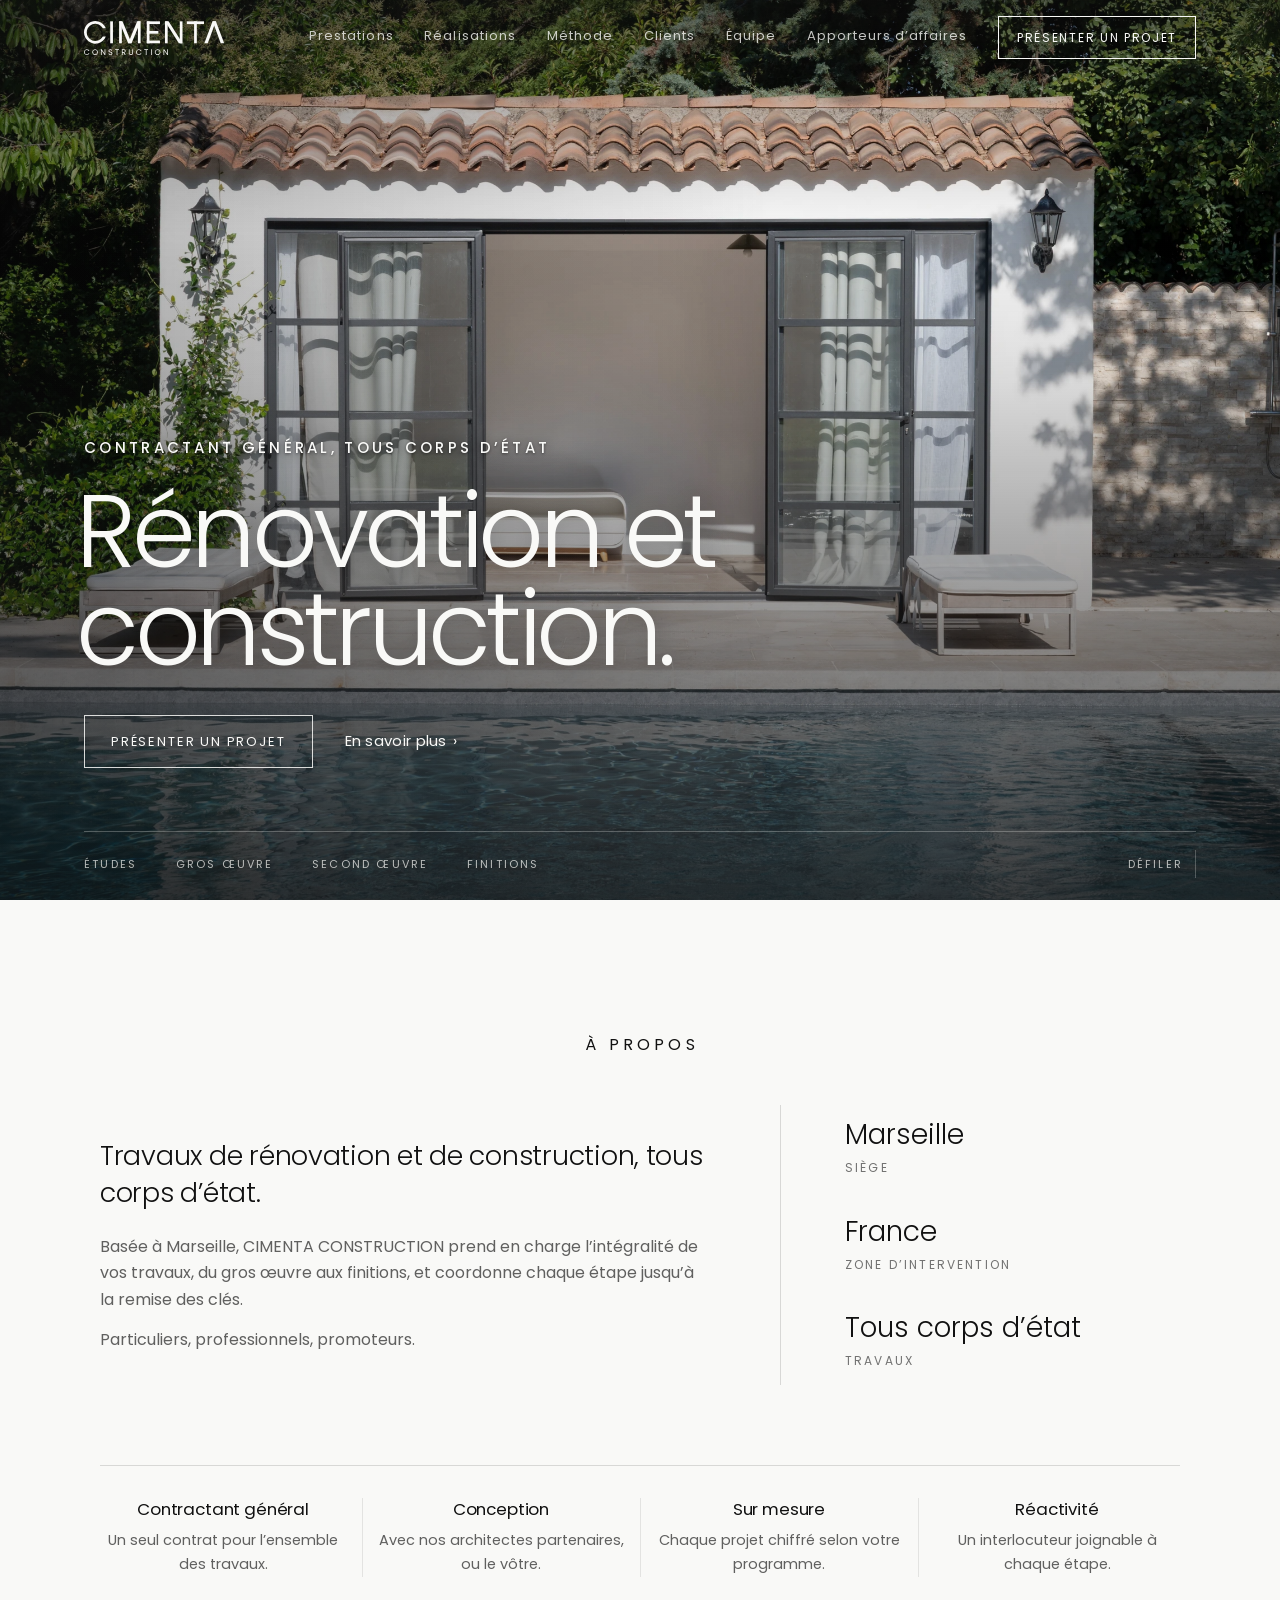
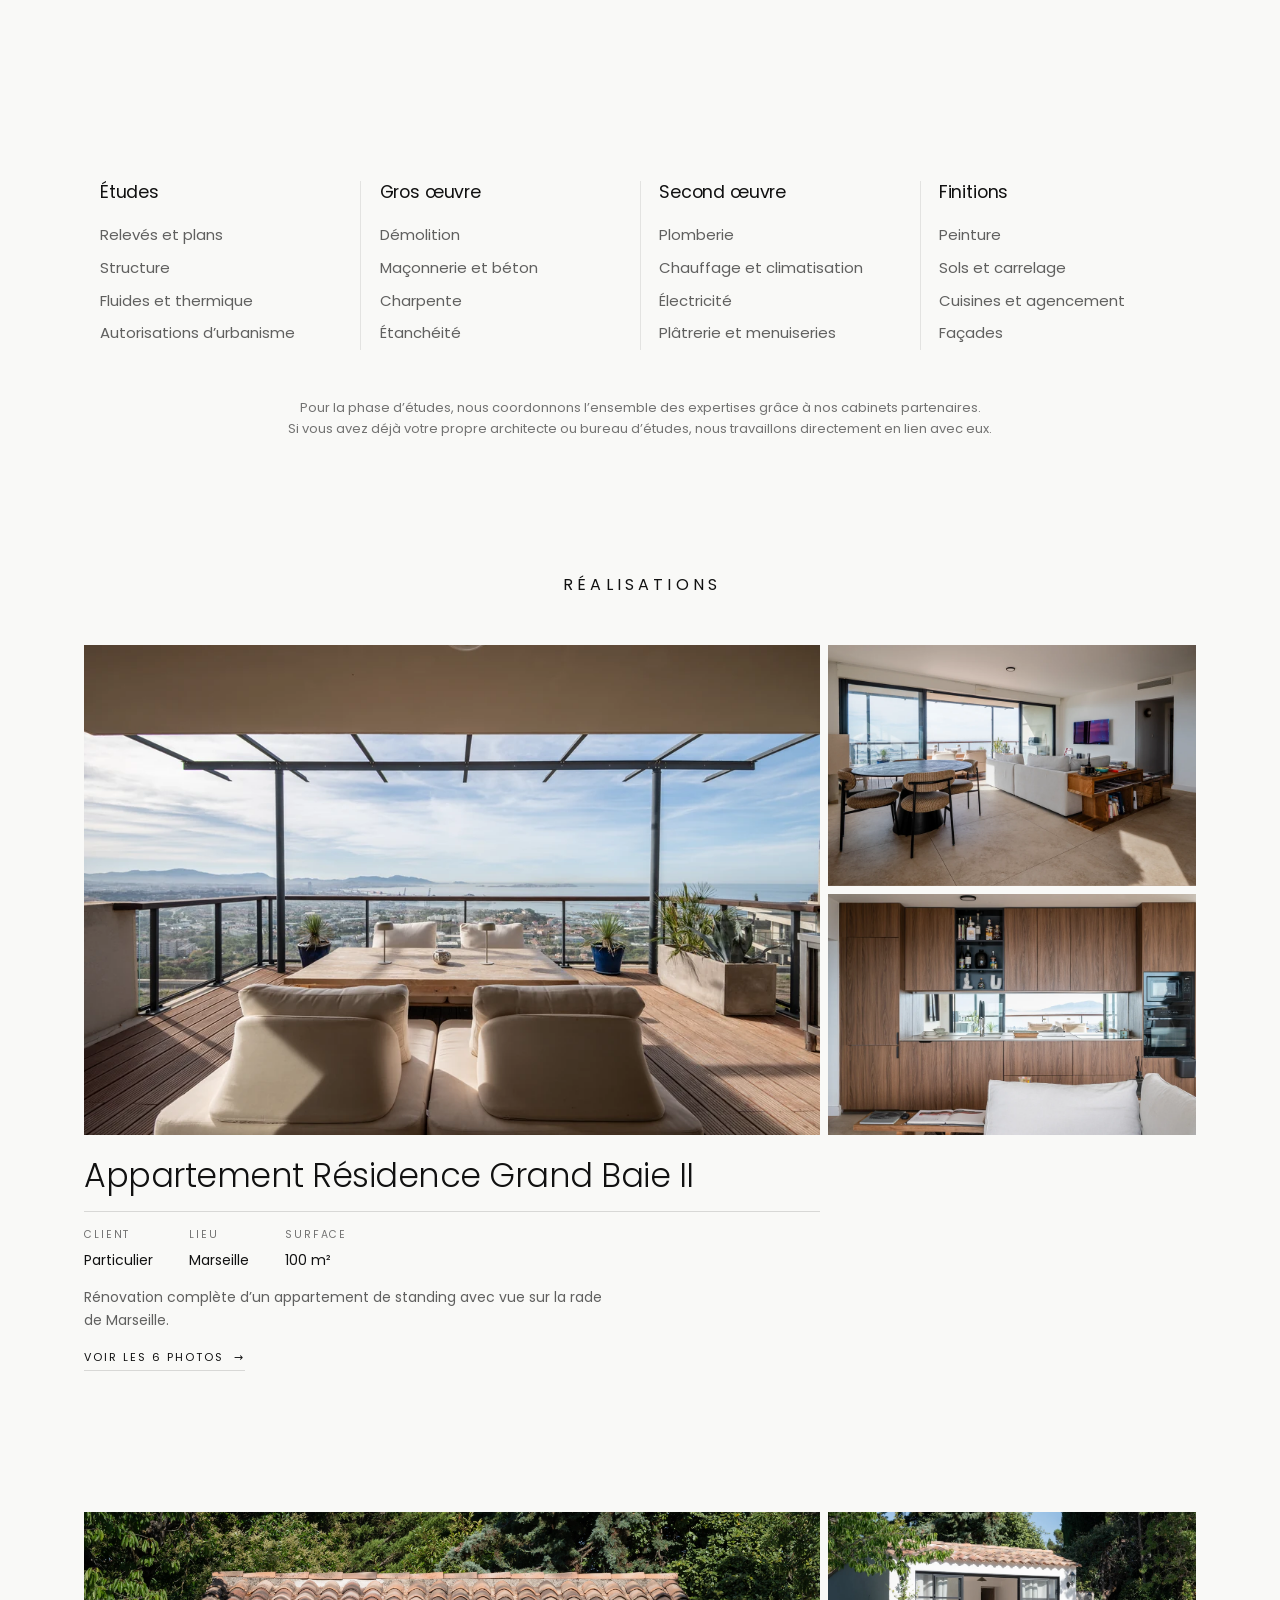
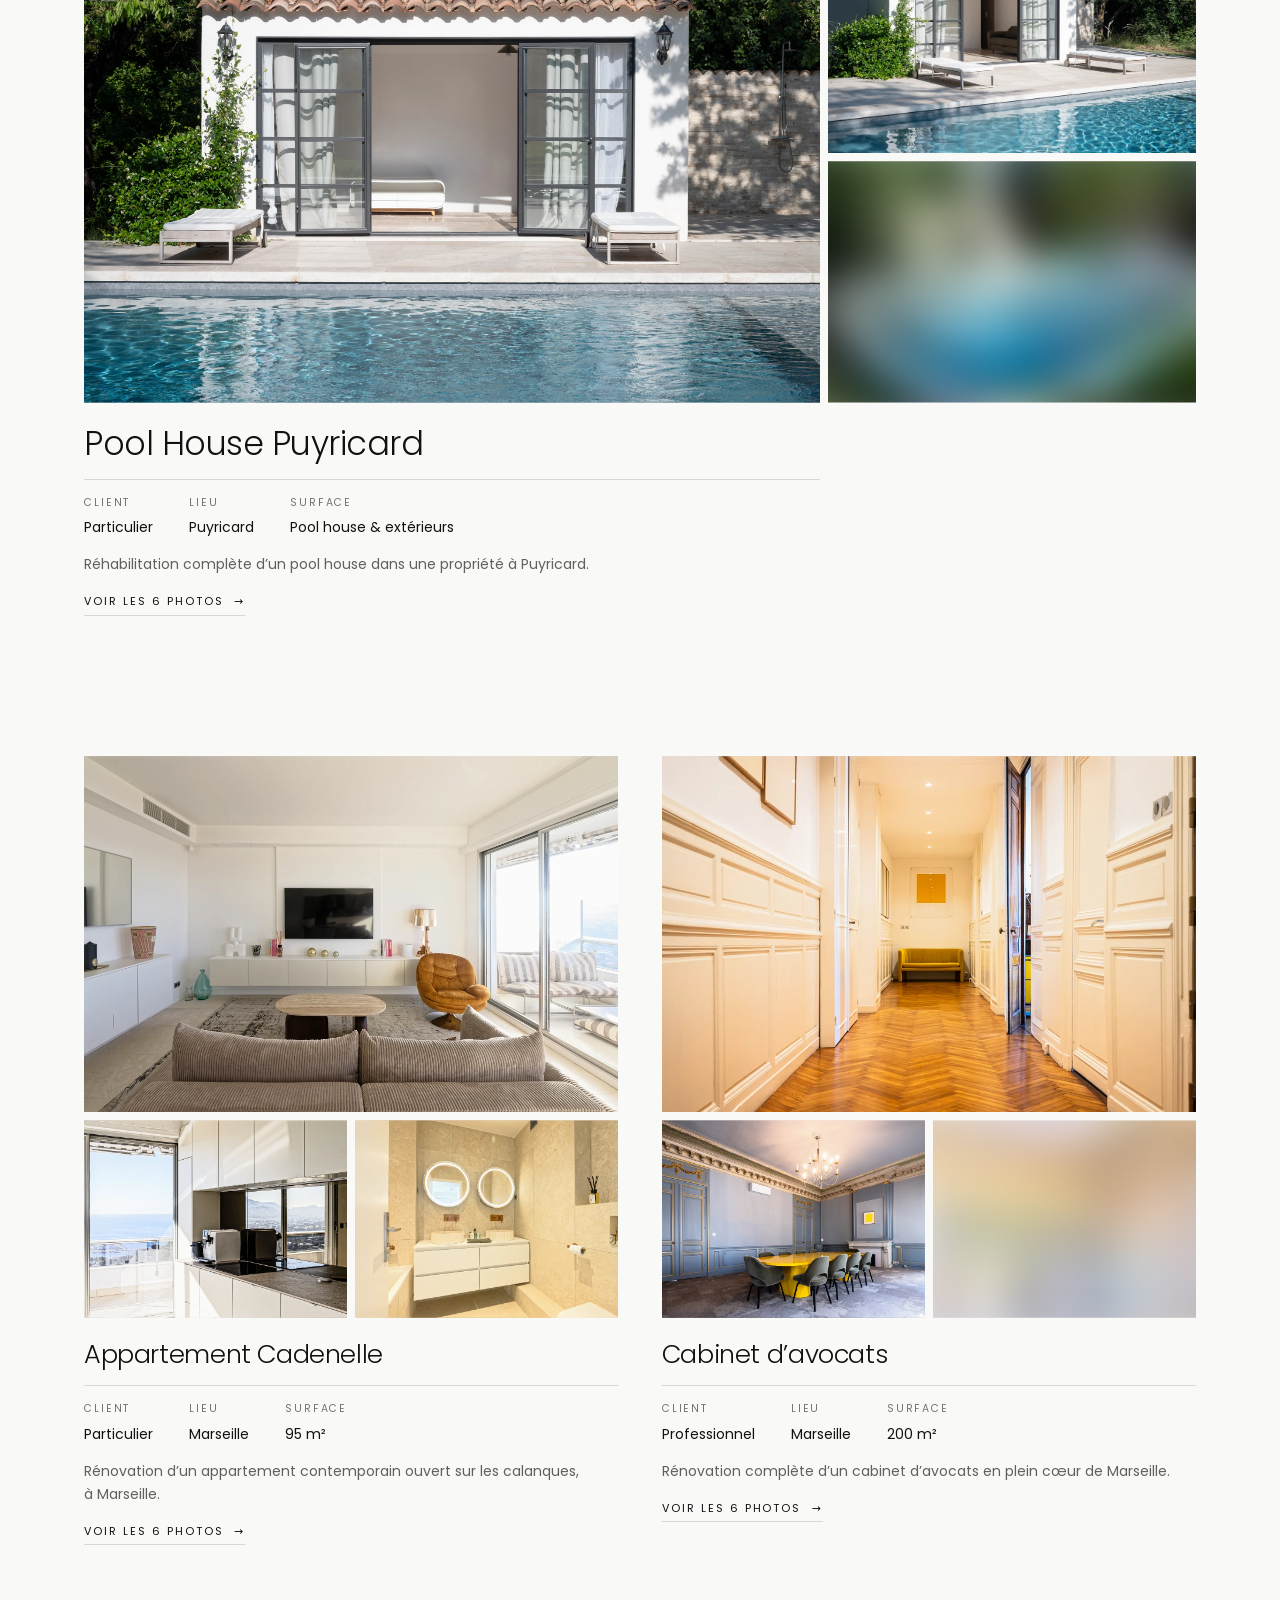
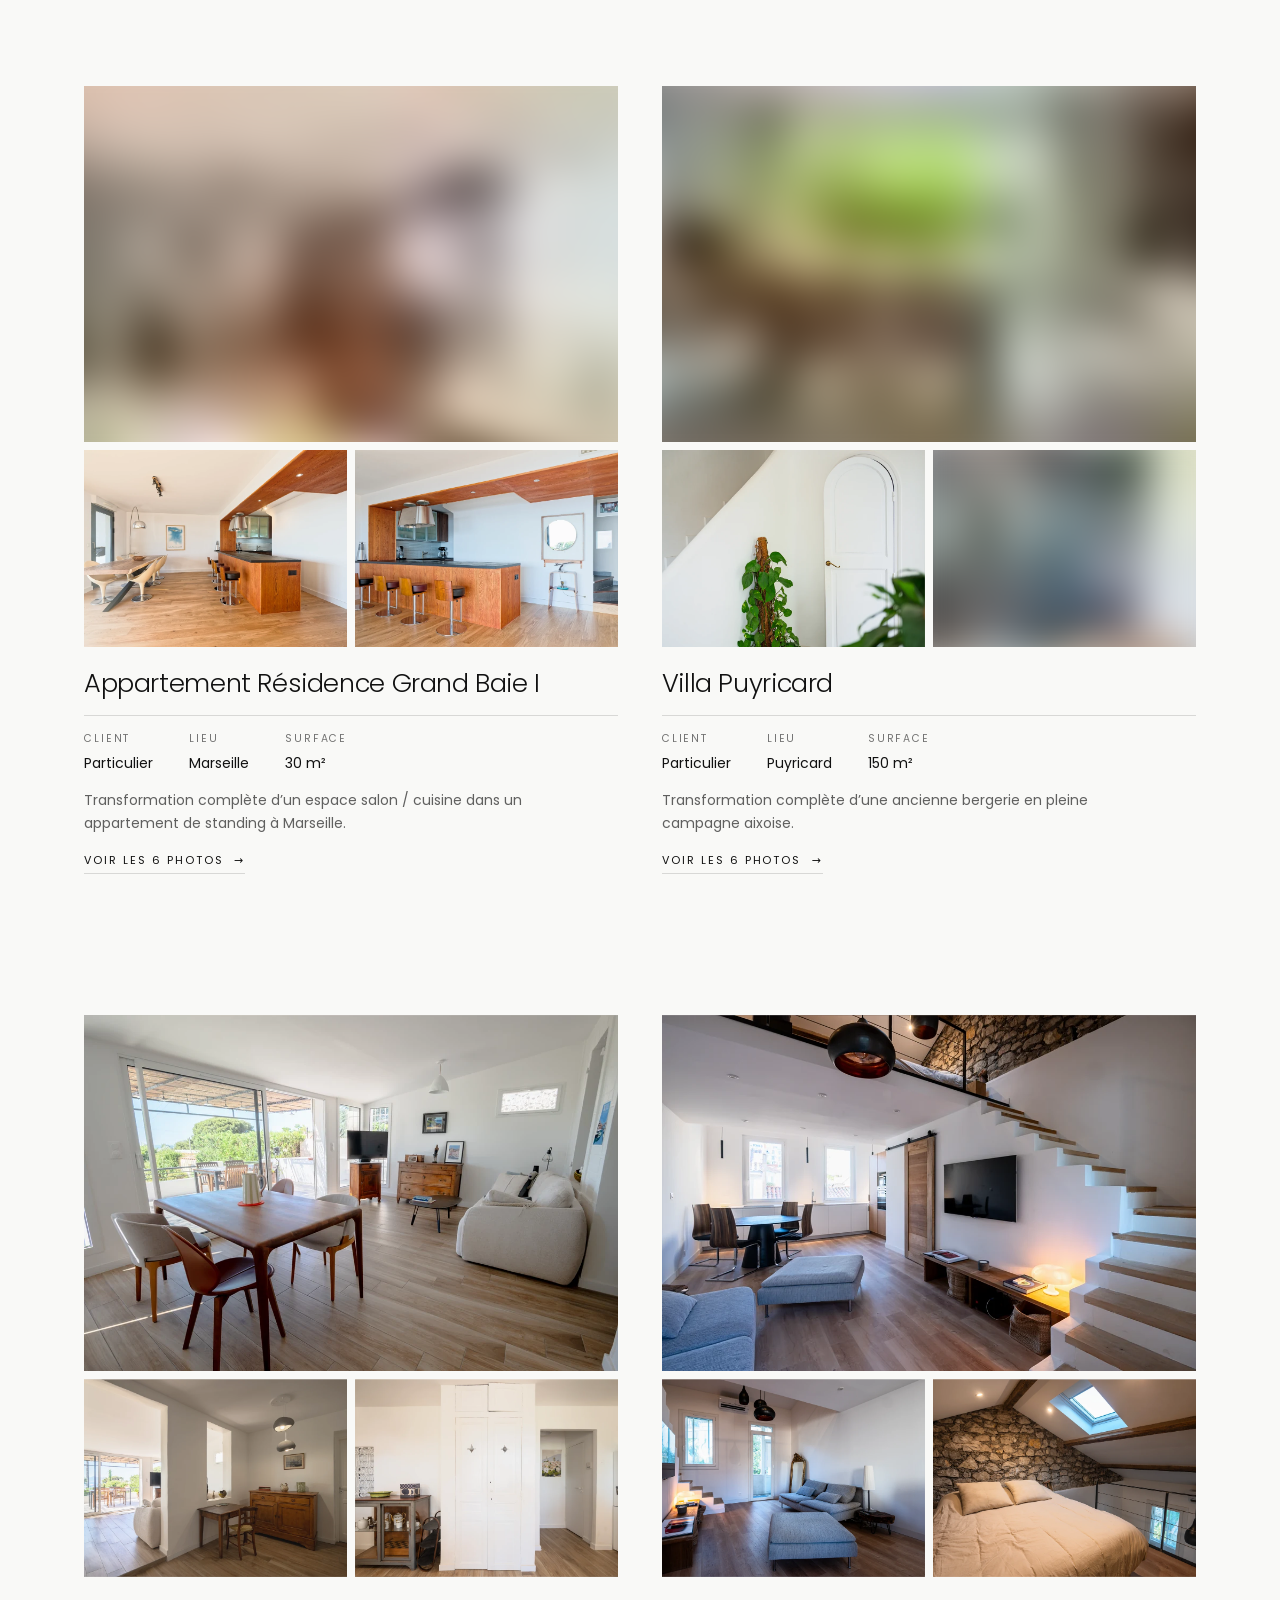
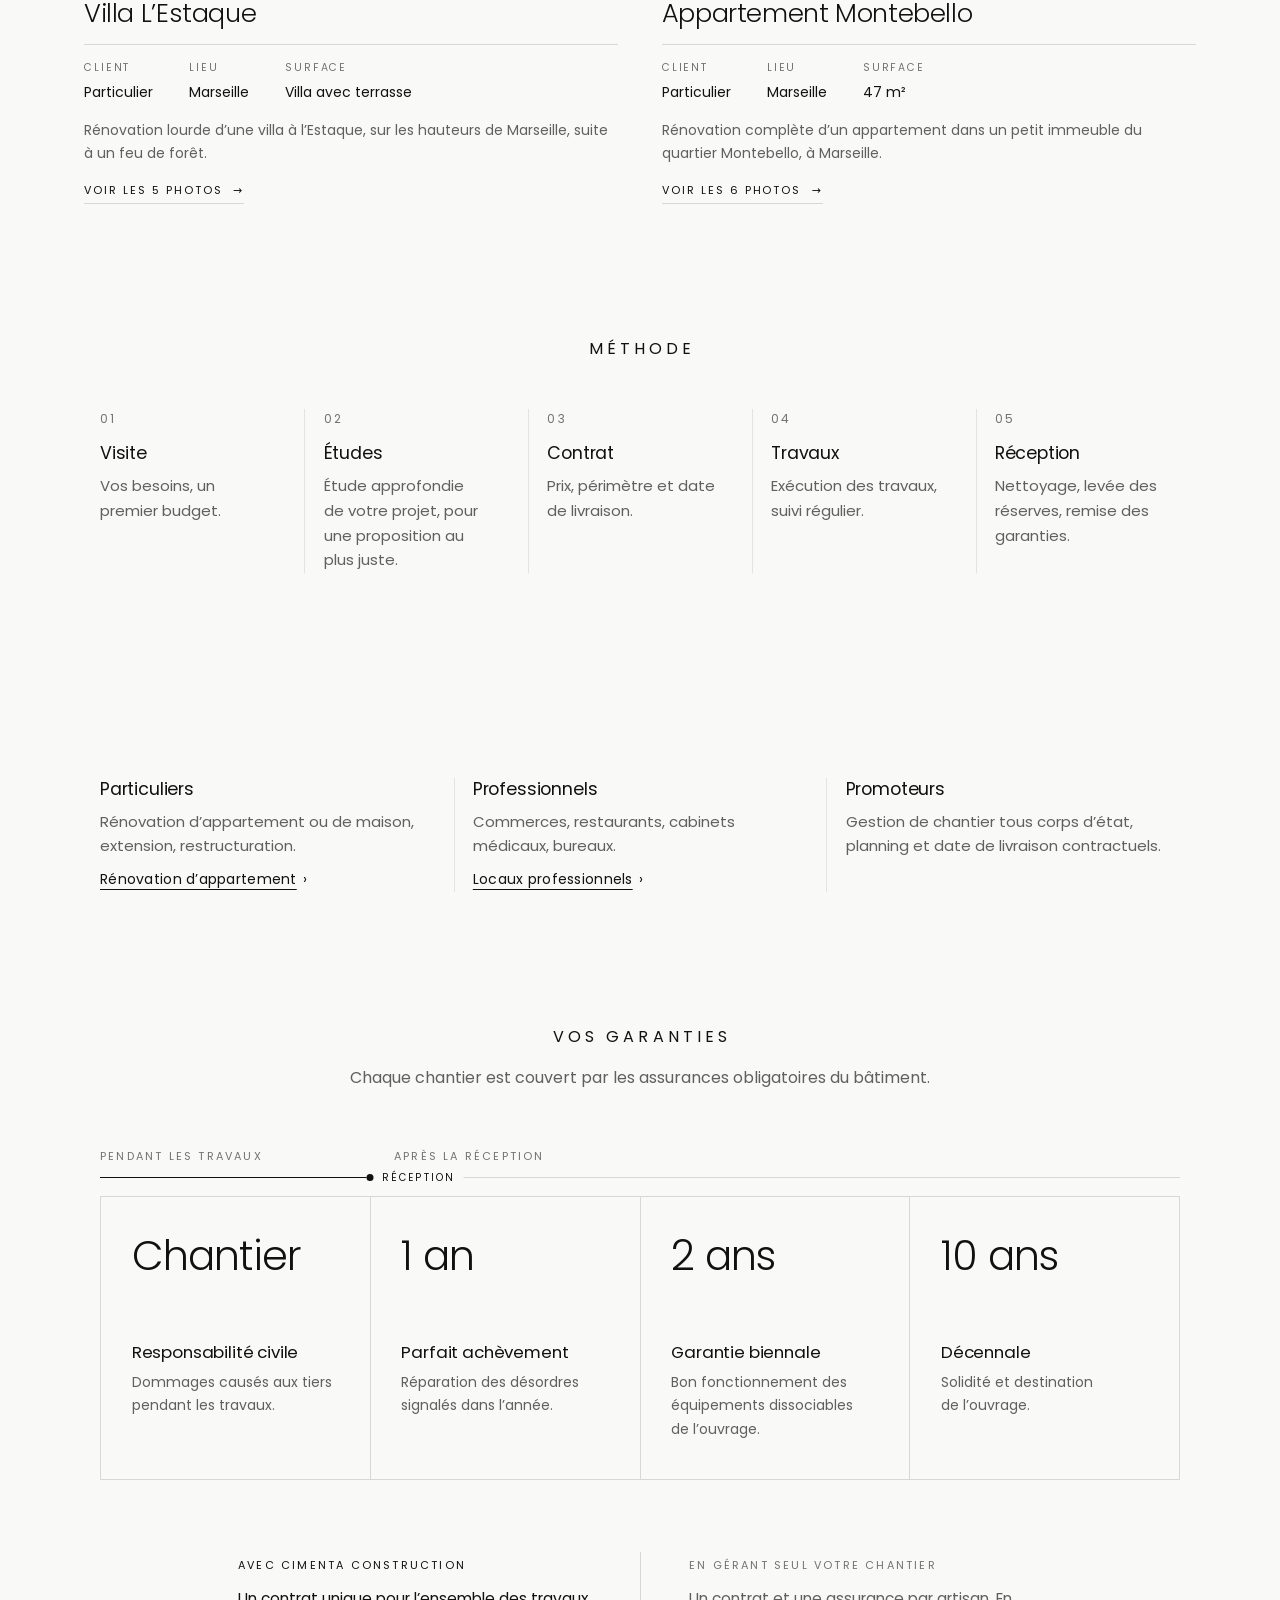
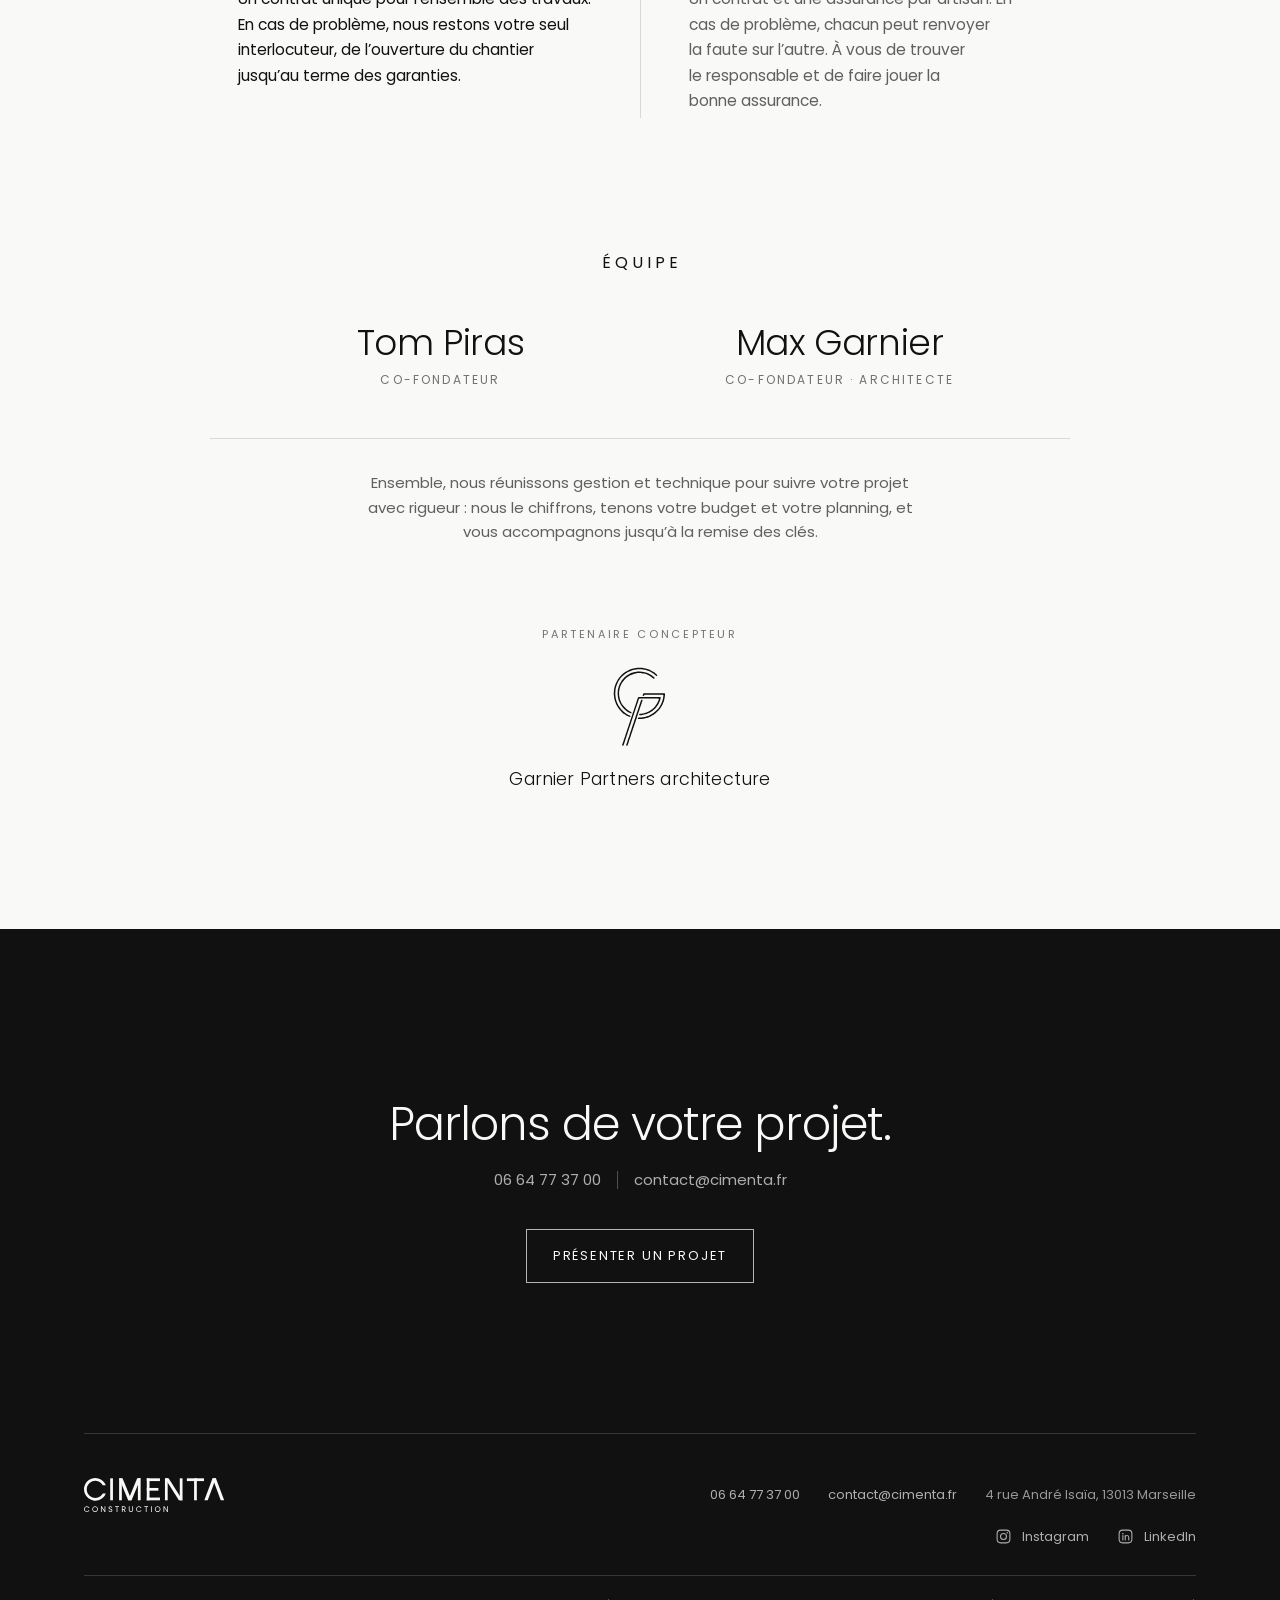
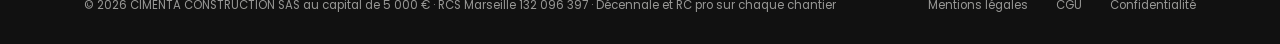
<file: index.html>
<!DOCTYPE html>
<html lang="fr">
<head>
  <meta charset="utf-8">
  <meta name="viewport" content="width=device-width, initial-scale=1, viewport-fit=cover">
  <title>CIMENTA CONSTRUCTION | Contractant général, rénovation et construction</title>
  <meta name="description" content="CIMENTA CONSTRUCTION, contractant général basé à Marseille, intervient partout en France : rénovation et construction tous corps d’état. Un contrat, un interlocuteur, un budget et une date de livraison définis avant les travaux.">
  <link rel="canonical" href="https://cimenta.fr/">
  <meta name="theme-color" content="#111111">
  <meta property="og:type" content="website">
  <meta property="og:locale" content="fr_FR">
  <meta property="og:site_name" content="CIMENTA CONSTRUCTION">
  <meta property="og:title" content="CIMENTA CONSTRUCTION | Contractant général, rénovation et construction">
  <meta property="og:description" content="Rénovation et construction tous corps d’état. Un contrat, un interlocuteur, une date de livraison.">
  <meta property="og:url" content="https://cimenta.fr/">
  <meta property="og:image" content="https://cimenta.fr/assets/og-cimenta-2026.png">
  <meta name="twitter:card" content="summary_large_image">
  <link rel="icon" href="/assets/favicon.svg" type="image/svg+xml">
  <link rel="apple-touch-icon" href="/assets/apple-touch-icon.png">
  <link rel="preload" href="/assets/fonts/poppins-latin-300-normal.woff2" as="font" type="font/woff2" crossorigin>
  <link rel="preload" href="/assets/fonts/poppins-latin-400-normal.woff2" as="font" type="font/woff2" crossorigin>
  <link rel="preload" as="image" type="image/webp" imagesrcset="/assets/realisations/pool-house-1-1000.webp 1000w, /assets/realisations/pool-house-1-2000.webp 2560w" imagesizes="(max-aspect-ratio: 3/2) 150vh, 100vw" fetchpriority="high">
  <link rel="stylesheet" href="/assets/cimenta.css?v=20261104h">
  <script>document.documentElement.classList.add('js');</script>
  <script type="application/ld+json">
{
  "@context": "https://schema.org",
  "@type": "GeneralContractor",
  "@id": "https://cimenta.fr/#entreprise",
  "name": "CIMENTA CONSTRUCTION",
  "alternateName": "CIMENTA CONSTRUCTION",
  "legalName": "CIMENTA CONSTRUCTION SAS",
  "taxID": "132096397",
  "vatID": "FR68132096397",
  "foundingDate": "2026-10-27",
  "description": "Contractant général tous corps d'état basé à Marseille : rénovation et construction, du gros œuvre aux finitions, pour particuliers, professionnels et promoteurs. Un contrat, un interlocuteur, un budget et une date de livraison définis avant les travaux.",
  "url": "https://cimenta.fr/",
  "logo": "https://cimenta.fr/assets/apple-touch-icon.png",
  "image": "https://cimenta.fr/assets/og-cimenta-2026.png",
  "sameAs": [
    "https://www.instagram.com/cimenta.construction/",
    "https://www.linkedin.com/company/146768289/"
  ],
  "email": "contact@cimenta.fr",
  "telephone": "+33 6 64 77 37 00",
  "address": {
    "@type": "PostalAddress",
    "streetAddress": "4 rue André Isaïa",
    "postalCode": "13013",
    "addressLocality": "Marseille",
    "addressRegion": "Provence-Alpes-Côte d'Azur",
    "addressCountry": "FR"
  },
  "areaServed": [
    {
      "@type": "City",
      "name": "Marseille"
    },
    {
      "@type": "City",
      "name": "Aix-en-Provence"
    },
    {
      "@type": "City",
      "name": "Cassis"
    },
    {
      "@type": "City",
      "name": "Toulon"
    },
    {
      "@type": "AdministrativeArea",
      "name": "Bouches-du-Rhône"
    },
    {
      "@type": "AdministrativeArea",
      "name": "Provence-Alpes-Côte d'Azur"
    },
    {
      "@type": "Country",
      "name": "France"
    }
  ],
  "knowsAbout": [
    "Contractant général tous corps d'état",
    "Rénovation d'appartement",
    "Rénovation de maison",
    "Extension et surélévation",
    "Aménagement de commerces et restaurants",
    "Aménagement de cabinets médicaux",
    "Aménagement de bureaux",
    "Gestion de chantier pour promoteurs",
    "Gros œuvre",
    "Second œuvre",
    "Finitions"
  ],
  "hasOfferCatalog": {
    "@type": "OfferCatalog",
    "name": "Prestations",
    "itemListElement": [
      {
        "@type": "Offer",
        "itemOffered": {
          "@type": "Service",
          "name": "Rénovation d'appartement à Marseille",
          "url": "https://cimenta.fr/renovation-appartement-marseille"
        }
      },
      {
        "@type": "Offer",
        "itemOffered": {
          "@type": "Service",
          "name": "Rénovation et construction de maison"
        }
      },
      {
        "@type": "Offer",
        "itemOffered": {
          "@type": "Service",
          "name": "Aménagement de commerces, restaurants, cabinets médicaux et bureaux",
          "url": "https://cimenta.fr/locaux-professionnels-marseille"
        }
      },
      {
        "@type": "Offer",
        "itemOffered": {
          "@type": "Service",
          "name": "Gestion de chantier tous corps d'état pour promoteurs"
        }
      }
    ]
  },
  "founder": [
    {
      "@type": "Person",
      "name": "Tom Piras",
      "jobTitle": "Co-fondateur"
    },
    {
      "@type": "Person",
      "name": "Max Garnier",
      "jobTitle": "Co-fondateur, architecte"
    }
  ],
  "contactPoint": {
    "@type": "ContactPoint",
    "telephone": "+33 6 64 77 37 00",
    "email": "contact@cimenta.fr",
    "contactType": "customer service",
    "areaServed": "FR",
    "availableLanguage": "French"
  }
}
  </script>
  <script type="application/ld+json">
{
  "@context": "https://schema.org",
  "@type": "WebSite",
  "@id": "https://cimenta.fr/#site",
  "name": "CIMENTA CONSTRUCTION",
  "url": "https://cimenta.fr/",
  "inLanguage": "fr-FR",
  "publisher": {
    "@id": "https://cimenta.fr/#entreprise"
  }
}
  </script>
</head>
<body>
  <svg class="sprite" width="0" height="0" aria-hidden="true" focusable="false"><defs><g id="logo-cimenta"><path d="M397.5,124 A206,206 0 1 0 397.5,276 L342.2,276 A156,156 0 1 1 342.2,124 Z"/><path d="M477,0 L527,0 L527,400 L477,400 Z"/><path d="M639,0 L689,0 L689,400 L639,400 Z"/><path d="M981,0 L1031,0 L1031,400 L981,400 Z"/><path d="M639,0 L701.4,0 L866.2,400 L803.8,400 Z"/><path d="M968.6,0 L1031,0 L866.2,400 L803.8,400 Z"/><path d="M1143,0 L1193,0 L1193,400 L1143,400 Z"/><path d="M1143,0 L1383,0 L1383,50 L1143,50 Z"/><path d="M1143,350 L1383,350 L1383,400 L1143,400 Z"/><path d="M1143,175 L1354.2,175 L1354.2,225 L1143,225 Z"/><path d="M1473.7,0 L1523.7,0 L1523.7,400 L1473.7,400 Z"/><path d="M1743.7,0 L1793.7,0 L1793.7,400 L1743.7,400 Z"/><path d="M1473.7,0 L1540.1,0 L1793.7,400 L1727.3,400 Z"/><path d="M1873.2,0 L2185.2,0 L2185.2,50 L1873.2,50 Z"/><path d="M2004.2,0 L2054.2,0 L2054.2,400 L2004.2,400 Z"/><path d="M2191.2,400 L2252.6,400 L2401.8,0 L2340.4,0 Z"/><path d="M2489.7,400 L2551.2,400 L2401.8,0 L2340.4,0 Z"/><path d="M50.8 508.8Q67.5 508.8 79.9 516.9Q92.3 524.9 98 539.6H82.1Q77.8 530.4 69.9 525.5Q61.9 520.5 50.8 520.5Q40.1 520.5 31.7 525.5Q23.2 530.4 18.4 539.6Q13.6 548.7 13.6 561Q13.6 573.1 18.4 582.2Q23.2 591.3 31.7 596.3Q40.1 601.2 50.8 601.2Q61.9 601.2 69.9 596.4Q77.8 591.5 82.1 582.3H98Q92.3 596.9 79.9 604.8Q67.5 612.8 50.8 612.8Q36.6 612.8 25 606.1Q13.4 599.5 6.7 587.7Q0 575.8 0 561Q0 546.1 6.7 534.2Q13.4 522.3 25 515.5Q36.6 508.8 50.8 508.8Z"/><path d="M150.7 561Q150.7 546.1 157.5 534.2Q164.3 522.3 176 515.6Q187.6 509 201.8 509Q216.1 509 227.8 515.6Q239.5 522.3 246.2 534.1Q252.9 545.9 252.9 561Q252.9 576 246.2 587.8Q239.5 599.6 227.8 606.3Q216.1 612.9 201.8 612.9Q187.6 612.9 176 606.3Q164.3 599.6 157.5 587.7Q150.7 575.8 150.7 561ZM239.3 561Q239.3 548.7 234.4 539.6Q229.6 530.4 221.1 525.5Q212.6 520.5 201.8 520.5Q191 520.5 182.5 525.5Q174.1 530.4 169.2 539.6Q164.3 548.7 164.3 561Q164.3 573.1 169.2 582.3Q174.1 591.5 182.6 596.4Q191.2 601.4 201.8 601.4Q212.5 601.4 221 596.4Q229.6 591.5 234.4 582.3Q239.3 573.1 239.3 561Z"/><path d="M388.4 611.9H375.2L321.7 530.9V611.9H308.4V510H321.7L375.2 590.9V510H388.4Z"/><path d="M446.1 584.8H460.3Q461 591.9 466.2 596.8Q471.4 601.7 481.3 601.7Q490.8 601.7 496.3 596.9Q501.8 592.2 501.8 584.8Q501.8 578.9 498.6 575.3Q495.4 571.6 490.5 569.7Q485.7 567.8 477.5 565.6Q467.5 563 461.4 560.4Q455.3 557.7 451 552.1Q446.7 546.5 446.7 537Q446.7 528.7 451 522.3Q455.2 515.8 462.9 512.3Q470.5 508.8 480.5 508.8Q494.8 508.8 503.9 516Q513 523.1 514.2 535H499.6Q498.9 529.1 493.5 524.7Q488.1 520.2 479.1 520.2Q470.8 520.2 465.6 524.5Q460.3 528.8 460.3 536.6Q460.3 542.1 463.5 545.6Q466.6 549.1 471.2 551Q475.8 552.8 484.1 555.1Q494.2 557.9 500.3 560.6Q506.4 563.3 510.8 568.9Q515.2 574.5 515.2 584.2Q515.2 591.6 511.3 598.2Q507.3 604.8 499.6 608.8Q491.8 612.9 481.3 612.9Q471.3 612.9 463.3 609.4Q455.3 605.8 450.8 599.4Q446.3 593.1 446.1 584.8Z"/><path d="M635.4 510.1V521H607.7V611.9H594.4V521H566.5V510.1Z"/><path d="M743.3 611.9 719.1 570.3H703V611.9H689.8V510.1H722.6Q734.1 510.1 742.1 514.1Q750.1 518 754 524.7Q757.9 531.5 757.9 540.1Q757.9 550.6 751.9 558.6Q745.8 566.6 733.7 569.3L759.3 611.9ZM703 559.6H722.6Q733.4 559.6 738.8 554.3Q744.2 549 744.2 540.1Q744.2 531 738.9 526.1Q733.6 521.1 722.6 521.1H703Z"/><path d="M829.5 510.1V574.5Q829.5 588.1 836.2 594.7Q842.8 601.2 854.6 601.2Q866.3 601.2 873 594.7Q879.6 588.1 879.6 574.5V510.1H892.9V574.4Q892.9 587.1 887.8 595.8Q882.7 604.5 874 608.7Q865.3 612.9 854.5 612.9Q843.7 612.9 835 608.7Q826.3 604.5 821.3 595.8Q816.2 587.1 816.2 574.4V510.1Z"/><path d="M998.9 508.8Q1015.6 508.8 1028 516.9Q1040.4 524.9 1046.1 539.6H1030.2Q1025.9 530.4 1018 525.5Q1010 520.5 998.9 520.5Q988.3 520.5 979.8 525.5Q971.3 530.4 966.5 539.6Q961.7 548.7 961.7 561Q961.7 573.1 966.5 582.2Q971.3 591.3 979.8 596.3Q988.3 601.2 998.9 601.2Q1010 601.2 1018 596.4Q1025.9 591.5 1030.2 582.3H1046.1Q1040.4 596.9 1028 604.8Q1015.6 612.8 998.9 612.8Q984.8 612.8 973.2 606.1Q961.5 599.5 954.8 587.7Q948.1 575.8 948.1 561Q948.1 546.1 954.8 534.2Q961.5 522.3 973.2 515.5Q984.8 508.8 998.9 508.8Z"/><path d="M1166.4 510.1V521H1138.7V611.9H1125.4V521H1097.5V510.1Z"/><path d="M1234.1 510.1V611.9H1220.8V510.1Z"/><path d="M1289.7 561Q1289.7 546.1 1296.5 534.2Q1303.3 522.3 1315 515.6Q1326.7 509 1340.8 509Q1355.1 509 1366.8 515.6Q1378.5 522.3 1385.2 534.1Q1391.9 545.9 1391.9 561Q1391.9 576 1385.2 587.8Q1378.5 599.6 1366.8 606.3Q1355.1 612.9 1340.8 612.9Q1326.7 612.9 1315 606.3Q1303.3 599.6 1296.5 587.7Q1289.7 575.8 1289.7 561ZM1378.3 561Q1378.3 548.7 1373.5 539.6Q1368.6 530.4 1360.1 525.5Q1351.6 520.5 1340.8 520.5Q1330 520.5 1321.6 525.5Q1313.1 530.4 1308.2 539.6Q1303.3 548.7 1303.3 561Q1303.3 573.1 1308.2 582.3Q1313.1 591.5 1321.6 596.4Q1330.2 601.4 1340.8 601.4Q1351.5 601.4 1360 596.4Q1368.6 591.5 1373.5 582.3Q1378.3 573.1 1378.3 561Z"/><path d="M1527.5 611.9H1514.2L1460.7 530.9V611.9H1447.4V510H1460.7L1514.2 590.9V510H1527.5Z"/></g></defs></svg>
  <div class="gate" id="gate" aria-hidden="true">
    <div class="gate-logo" role="img" aria-label="CIMENTA CONSTRUCTION"><svg class="logo-svg" viewBox="0 -6.0 2551.1 619.0" aria-hidden="true" focusable="false"><use href="#logo-cimenta"/></svg></div>
  </div>
  <script>try{if(sessionStorage.getItem('cimenta-gate')){document.getElementById('gate').remove();}else{sessionStorage.setItem('cimenta-gate','1');}}catch(e){}</script>
  <a class="skip" href="#main">Aller au contenu</a>

  <!-- Navigation -->
  <header class="nav" id="nav">
    <div class="wrap">
      <a class="logo" href="/" aria-label="CIMENTA CONSTRUCTION, accueil">
        <svg class="logo-svg" viewBox="0 -6.0 2551.1 619.0" aria-hidden="true" focusable="false"><use href="#logo-cimenta"/></svg>
      </a>
      <nav class="nav-links" aria-label="Navigation principale">
        <a href="#prestations">Prestations</a>
        <a href="#realisations">Réalisations</a>
        <a href="#methode">Méthode</a>
        <a href="#clients">Clients</a>
        <a href="#equipe">Équipe</a>
        <a href="/apporteur-affaires">Apporteurs d’affaires</a>
        <a class="btn" href="#formulaire" data-open-form>Présenter un projet</a>
      </nav>
      <button class="burger" id="burger" type="button" aria-label="Ouvrir le menu" aria-expanded="false" aria-controls="drawer">
        <span></span><span></span>
      </button>
    </div>
  </header>

  <div class="drawer dark" id="drawer" aria-hidden="true">
    <nav aria-label="Navigation mobile">
      <a href="#prestations">Prestations</a>
      <a href="#realisations">Réalisations</a>
      <a href="#methode">Méthode</a>
      <a href="#clients">Clients</a>
      <a href="#equipe">Équipe</a>
      <a href="/apporteur-affaires">Apporteurs d’affaires</a>
      <a href="#contact">Contact</a>
    </nav>
    <div class="drawer-foot">
      <a class="btn btn-solid" href="#formulaire" data-open-form>Présenter un projet <span class="arr" aria-hidden="true">→</span></a>
      <a href="mailto:contact@cimenta.fr">contact@cimenta.fr</a>
      <a href="tel:+33664773700">06 64 77 37 00</a>
    </div>
  </div>

  <main id="main">

    <!-- Haut de page -->
    <section class="hero-a hero-img hero-pro dark" aria-labelledby="hero-title">
      <div class="hero-bg hero-stack" aria-hidden="true" data-slides="pool-house-1,pool-house-3,cadenelle-1,cadenelle-3,puyricard-1,montebello-1,montebello-6,estaque-1"><img class="hs on" src="/assets/realisations/pool-house-1-2000.webp" srcset="/assets/realisations/pool-house-1-1000.webp 1000w, /assets/realisations/pool-house-1-2000.webp 2560w" sizes="(max-aspect-ratio: 3/2) 150vh, 100vw" alt="" fetchpriority="high"></div>
      <div class="wrap hpro">
        <div class="hp-main">
          <p class="sub hp-kicker">Contractant général, tous corps d’état</p>
          <h1 id="hero-title">Rénovation et construction.</h1>
          <div class="ha-links">
            <a class="btn btn-solid" href="#formulaire" data-open-form>Présenter un projet</a>
            <a class="alink" href="#apropos">En savoir plus <span aria-hidden="true">›</span></a>
          </div>
        </div>
        <div class="hp-strip" aria-hidden="true">
          <span>Études</span><span>Gros œuvre</span><span>Second œuvre</span><span>Finitions</span>
          <span class="hp-scroll">Défiler<i></i></span>
        </div>
      </div>
    </section>

    <!-- À propos -->
    <section class="msec" id="apropos" aria-labelledby="apropos-title">
      <div class="wrap">
        <h2 id="apropos-title" data-reveal>À propos</h2>
        <div class="about" data-reveal>
          <div class="about-l">
            <p class="about-lead">Travaux de rénovation et de construction, tous corps d’état.</p>
            <p class="about-txt">Basée à Marseille, CIMENTA CONSTRUCTION prend en charge l’intégralité de vos travaux, du gros œuvre aux finitions, et coordonne chaque étape jusqu’à la remise des clés.</p>
            <p class="about-txt">Particuliers, professionnels, promoteurs.</p>
          </div>
          <div class="about-facts">
            <div><strong>Marseille</strong><span>Siège</span></div>
            <div><strong>France</strong><span>Zone d’intervention</span></div>
            <div><strong>Tous corps d’état</strong><span>Travaux</span></div>
          </div>
        </div>
        <div class="about-points" data-reveal>
          <div><h3>Contractant général</h3><p>Un seul contrat pour l’ensemble des travaux.</p></div>
          <div><h3>Conception</h3><p>Avec nos architectes partenaires, ou le vôtre.</p></div>
          <div><h3>Sur mesure</h3><p>Chaque projet chiffré selon votre programme.</p></div>
          <div><h3>Réactivité</h3><p>Un interlocuteur joignable à chaque étape.</p></div>
        </div>
      </div>
    </section>

    <!-- Prestations -->
    <section class="msec" id="prestations" aria-labelledby="prestations-title">
      <div class="wrap">
        <h2 id="prestations-title" data-reveal>Prestations</h2>
        <div class="mgrid c4" data-reveal>
          <div><h3>Études</h3><ul class="plain"><li>Relevés et plans</li><li>Structure</li><li>Fluides et thermique</li><li>Autorisations d’urbanisme</li></ul></div>
          <div><h3>Gros œuvre</h3><ul class="plain"><li>Démolition</li><li>Maçonnerie et béton</li><li>Charpente</li><li>Étanchéité</li></ul></div>
          <div><h3>Second œuvre</h3><ul class="plain"><li>Plomberie</li><li>Chauffage et climatisation</li><li>Électricité</li><li>Plâtrerie et menuiseries</li></ul></div>
          <div><h3>Finitions</h3><ul class="plain"><li>Peinture</li><li>Sols et carrelage</li><li>Cuisines et agencement</li><li>Façades</li></ul></div>
        </div>
        <p class="foot-note presta-note" data-reveal><span class="pn-l">Pour la phase d’études, nous coordonnons l’ensemble des expertises grâce à nos cabinets partenaires.</span> <span class="pn-l">Si vous avez déjà votre propre architecte ou bureau d’études, nous travaillons directement en lien avec eux.</span></p>
      </div>
    </section>

    <!-- Réalisations -->
    <section class="msec" id="realisations" aria-labelledby="realisations-title">
      <div class="wrap">
        <h2 id="realisations-title" data-reveal>Réalisations</h2>
        <div class="rx-list">
          <article class="rx rx-feat" id="rx-grand-baie-complet" aria-labelledby="rx-grand-baie-complet-t">
            <div class="rx-media" data-reveal><button type="button" class="rx-it rx-main" data-rv="7" data-i="0" style="--lq:url([data-uri])" aria-label="Agrandir : Appartement Résidence Grand Baie II, photo 1 sur 6"><img src="/assets/realisations/grand-baie-complet-3-1000.webp" srcset="/assets/realisations/grand-baie-complet-3-1000.webp 1000w, /assets/realisations/grand-baie-complet-3-2000.webp 2560w" sizes="(max-width: 700px) 100vw, 820px" alt="Appartement Résidence Grand Baie II, photo 1" width="1000" height="667" loading="lazy" decoding="async"></button><div class="rx-sm"><button type="button" class="rx-it" data-rv="7" data-i="1" style="--lq:url([data-uri])" aria-label="Agrandir : Appartement Résidence Grand Baie II, photo 2 sur 6"><img src="/assets/realisations/grand-baie-complet-1-1000.webp" srcset="/assets/realisations/grand-baie-complet-1-1000.webp 1000w, /assets/realisations/grand-baie-complet-1-2000.webp 2560w" sizes="(max-width: 700px) 50vw, 400px" alt="Appartement Résidence Grand Baie II, photo 2" width="1000" height="667" loading="lazy" decoding="async"></button><button type="button" class="rx-it" data-rv="7" data-i="2" style="--lq:url([data-uri])" aria-label="Agrandir : Appartement Résidence Grand Baie II, photo 3 sur 6"><img src="/assets/realisations/grand-baie-complet-2-1000.webp" srcset="/assets/realisations/grand-baie-complet-2-1000.webp 1000w, /assets/realisations/grand-baie-complet-2-2000.webp 2560w" sizes="(max-width: 700px) 50vw, 400px" alt="Appartement Résidence Grand Baie II, photo 3" width="1000" height="667" loading="lazy" decoding="async"></button></div></div>
            <div class="rx-cap" data-reveal>
              <h3 id="rx-grand-baie-complet-t">Appartement Résidence Grand Baie II</h3>
              <div class="rx-info"><dl class="rx-facts"><div><dt>Client</dt><dd>Particulier</dd></div><div><dt>Lieu</dt><dd>Marseille</dd></div><div><dt>Surface</dt><dd>100 m²</dd></div></dl><p class="rx-desc">Rénovation complète d’un appartement de standing avec vue sur la rade de Marseille.</p><button type="button" class="rx-more" data-rv="7" data-i="0">Voir les 6 photos<span aria-hidden="true">→</span></button></div>
            </div>
          </article>
          <article class="rx rx-feat" id="rx-pool-house" aria-labelledby="rx-pool-house-t">
            <div class="rx-media" data-reveal><button type="button" class="rx-it rx-main" data-rv="0" data-i="0" style="--lq:url([data-uri])" aria-label="Agrandir : Pool House Puyricard, photo 1 sur 6"><img src="/assets/realisations/pool-house-1-1000.webp" srcset="/assets/realisations/pool-house-1-1000.webp 1000w, /assets/realisations/pool-house-1-2000.webp 2560w" sizes="(max-width: 700px) 100vw, 820px" alt="Pool House Puyricard, photo 1" width="1000" height="656" loading="lazy" decoding="async"></button><div class="rx-sm"><button type="button" class="rx-it" data-rv="0" data-i="1" style="--lq:url([data-uri])" aria-label="Agrandir : Pool House Puyricard, photo 2 sur 6"><img src="/assets/realisations/pool-house-2-1000.webp" srcset="/assets/realisations/pool-house-2-1000.webp 1000w, /assets/realisations/pool-house-2-2000.webp 2560w" sizes="(max-width: 700px) 50vw, 400px" alt="Pool House Puyricard, photo 2" width="1000" height="667" loading="lazy" decoding="async"></button><button type="button" class="rx-it" data-rv="0" data-i="2" style="--lq:url([data-uri])" aria-label="Agrandir : Pool House Puyricard, photo 3 sur 6"><img src="/assets/realisations/pool-house-3-1000.webp" srcset="/assets/realisations/pool-house-3-1000.webp 1000w, /assets/realisations/pool-house-3-2000.webp 2560w" sizes="(max-width: 700px) 50vw, 400px" alt="Pool House Puyricard, photo 3" width="1000" height="667" loading="lazy" decoding="async"></button></div></div>
            <div class="rx-cap" data-reveal>
              <h3 id="rx-pool-house-t">Pool House Puyricard</h3>
              <div class="rx-info"><dl class="rx-facts"><div><dt>Client</dt><dd>Particulier</dd></div><div><dt>Lieu</dt><dd>Puyricard</dd></div><div><dt>Surface</dt><dd>Pool house &amp; extérieurs</dd></div></dl><p class="rx-desc">Réhabilitation complète d’un pool house dans une propriété à Puyricard.</p><button type="button" class="rx-more" data-rv="0" data-i="0">Voir les 6 photos<span aria-hidden="true">→</span></button></div>
            </div>
          </article>
          <div class="rx-pairs">
          <article class="rx" id="rx-cadenelle" aria-labelledby="rx-cadenelle-t">
            <div class="rx-media" data-reveal><button type="button" class="rx-it rx-main" data-rv="1" data-i="0" style="--lq:url([data-uri])" aria-label="Agrandir : Appartement Cadenelle, photo 1 sur 6"><img src="/assets/realisations/cadenelle-1-1000.webp" srcset="/assets/realisations/cadenelle-1-1000.webp 1000w, /assets/realisations/cadenelle-1-2000.webp 2560w" sizes="(max-width: 700px) 100vw, 600px" alt="Appartement Cadenelle, photo 1" width="1000" height="667" loading="lazy" decoding="async"></button><div class="rx-sm"><button type="button" class="rx-it" data-rv="1" data-i="1" style="--lq:url([data-uri])" aria-label="Agrandir : Appartement Cadenelle, photo 2 sur 6"><img src="/assets/realisations/cadenelle-3-1000.webp" srcset="/assets/realisations/cadenelle-3-1000.webp 1000w, /assets/realisations/cadenelle-3-2000.webp 2560w" sizes="(max-width: 700px) 50vw, 300px" alt="Appartement Cadenelle, photo 2" width="1000" height="667" loading="lazy" decoding="async"></button><button type="button" class="rx-it" data-rv="1" data-i="2" style="--lq:url([data-uri])" aria-label="Agrandir : Appartement Cadenelle, photo 3 sur 6"><img src="/assets/realisations/cadenelle-4-1000.webp" srcset="/assets/realisations/cadenelle-4-1000.webp 1000w, /assets/realisations/cadenelle-4-2000.webp 2560w" sizes="(max-width: 700px) 50vw, 300px" alt="Appartement Cadenelle, photo 3" width="1000" height="667" loading="lazy" decoding="async"></button></div></div>
            <div class="rx-cap" data-reveal>
              <h3 id="rx-cadenelle-t">Appartement Cadenelle</h3>
              <div class="rx-info"><dl class="rx-facts"><div><dt>Client</dt><dd>Particulier</dd></div><div><dt>Lieu</dt><dd>Marseille</dd></div><div><dt>Surface</dt><dd>95 m²</dd></div></dl><p class="rx-desc">Rénovation d’un appartement contemporain ouvert sur les calanques, à Marseille.</p><button type="button" class="rx-more" data-rv="1" data-i="0">Voir les 6 photos<span aria-hidden="true">→</span></button></div>
            </div>
          </article>
          <article class="rx" id="rx-cabinet" aria-labelledby="rx-cabinet-t">
            <div class="rx-media" data-reveal><button type="button" class="rx-it rx-main" data-rv="6" data-i="0" style="--lq:url([data-uri])" aria-label="Agrandir : Cabinet d’avocats, photo 1 sur 6"><img src="/assets/realisations/cabinet-1-1000.webp" srcset="/assets/realisations/cabinet-1-1000.webp 1000w, /assets/realisations/cabinet-1-2000.webp 2500w" sizes="(max-width: 700px) 100vw, 600px" alt="Cabinet d’avocats, photo 1" width="1000" height="667" loading="lazy" decoding="async"></button><div class="rx-sm"><button type="button" class="rx-it" data-rv="6" data-i="1" style="--lq:url([data-uri])" aria-label="Agrandir : Cabinet d’avocats, photo 2 sur 6"><img src="/assets/realisations/cabinet-2-1000.webp" srcset="/assets/realisations/cabinet-2-1000.webp 1000w, /assets/realisations/cabinet-2-2000.webp 2500w" sizes="(max-width: 700px) 50vw, 300px" alt="Cabinet d’avocats, photo 2" width="1000" height="667" loading="lazy" decoding="async"></button><button type="button" class="rx-it" data-rv="6" data-i="2" style="--lq:url([data-uri])" aria-label="Agrandir : Cabinet d’avocats, photo 3 sur 6"><img src="/assets/realisations/cabinet-5-1000.webp" srcset="/assets/realisations/cabinet-5-1000.webp 1000w, /assets/realisations/cabinet-5-2000.webp 2500w" sizes="(max-width: 700px) 50vw, 300px" alt="Cabinet d’avocats, photo 3" width="1000" height="667" loading="lazy" decoding="async"></button></div></div>
            <div class="rx-cap" data-reveal>
              <h3 id="rx-cabinet-t">Cabinet d’avocats</h3>
              <div class="rx-info"><dl class="rx-facts"><div><dt>Client</dt><dd>Professionnel</dd></div><div><dt>Lieu</dt><dd>Marseille</dd></div><div><dt>Surface</dt><dd>200 m²</dd></div></dl><p class="rx-desc">Rénovation complète d’un cabinet d’avocats en plein cœur de Marseille.</p><button type="button" class="rx-more" data-rv="6" data-i="0">Voir les 6 photos<span aria-hidden="true">→</span></button></div>
            </div>
          </article>
          <article class="rx" id="rx-grand-baie" aria-labelledby="rx-grand-baie-t">
            <div class="rx-media" data-reveal><button type="button" class="rx-it rx-main" data-rv="2" data-i="0" style="--lq:url([data-uri])" aria-label="Agrandir : Appartement Résidence Grand Baie I, photo 1 sur 6"><img src="/assets/realisations/grand-baie-1-1000.webp" srcset="/assets/realisations/grand-baie-1-1000.webp 1000w, /assets/realisations/grand-baie-1-2000.webp 2560w" sizes="(max-width: 700px) 100vw, 600px" alt="Appartement Résidence Grand Baie I, photo 1" width="1000" height="667" loading="lazy" decoding="async"></button><div class="rx-sm"><button type="button" class="rx-it" data-rv="2" data-i="1" style="--lq:url([data-uri])" aria-label="Agrandir : Appartement Résidence Grand Baie I, photo 2 sur 6"><img src="/assets/realisations/grand-baie-2-1000.webp" srcset="/assets/realisations/grand-baie-2-1000.webp 1000w, /assets/realisations/grand-baie-2-2000.webp 2560w" sizes="(max-width: 700px) 50vw, 300px" alt="Appartement Résidence Grand Baie I, photo 2" width="1000" height="667" loading="lazy" decoding="async"></button><button type="button" class="rx-it" data-rv="2" data-i="2" style="--lq:url([data-uri])" aria-label="Agrandir : Appartement Résidence Grand Baie I, photo 3 sur 6"><img src="/assets/realisations/grand-baie-4-1000.webp" srcset="/assets/realisations/grand-baie-4-1000.webp 1000w, /assets/realisations/grand-baie-4-2000.webp 2560w" sizes="(max-width: 700px) 50vw, 300px" alt="Appartement Résidence Grand Baie I, photo 3" width="1000" height="667" loading="lazy" decoding="async"></button></div></div>
            <div class="rx-cap" data-reveal>
              <h3 id="rx-grand-baie-t">Appartement Résidence Grand Baie I</h3>
              <div class="rx-info"><dl class="rx-facts"><div><dt>Client</dt><dd>Particulier</dd></div><div><dt>Lieu</dt><dd>Marseille</dd></div><div><dt>Surface</dt><dd>30 m²</dd></div></dl><p class="rx-desc">Transformation complète d’un espace salon / cuisine dans un appartement de standing à Marseille.</p><button type="button" class="rx-more" data-rv="2" data-i="0">Voir les 6 photos<span aria-hidden="true">→</span></button></div>
            </div>
          </article>
          <article class="rx" id="rx-puyricard" aria-labelledby="rx-puyricard-t">
            <div class="rx-media" data-reveal><button type="button" class="rx-it rx-main" data-rv="3" data-i="0" style="--lq:url([data-uri])" aria-label="Agrandir : Villa Puyricard, photo 1 sur 6"><img src="/assets/realisations/puyricard-1-1000.webp" srcset="/assets/realisations/puyricard-1-1000.webp 1000w, /assets/realisations/puyricard-1-2000.webp 2560w" sizes="(max-width: 700px) 100vw, 600px" alt="Villa Puyricard, photo 1" width="1000" height="667" loading="lazy" decoding="async"></button><div class="rx-sm"><button type="button" class="rx-it" data-rv="3" data-i="1" style="--lq:url([data-uri])" aria-label="Agrandir : Villa Puyricard, photo 2 sur 6"><img src="/assets/realisations/puyricard-2-1000.webp" srcset="/assets/realisations/puyricard-2-1000.webp 1000w, /assets/realisations/puyricard-2-2000.webp 2560w" sizes="(max-width: 700px) 50vw, 300px" alt="Villa Puyricard, photo 2" width="1000" height="667" loading="lazy" decoding="async"></button><button type="button" class="rx-it" data-rv="3" data-i="2" style="--lq:url([data-uri])" aria-label="Agrandir : Villa Puyricard, photo 3 sur 6"><img src="/assets/realisations/puyricard-6-1000.webp" srcset="/assets/realisations/puyricard-6-1000.webp 1000w, /assets/realisations/puyricard-6-2000.webp 2560w" sizes="(max-width: 700px) 50vw, 300px" alt="Villa Puyricard, photo 3" width="1000" height="667" loading="lazy" decoding="async"></button></div></div>
            <div class="rx-cap" data-reveal>
              <h3 id="rx-puyricard-t">Villa Puyricard</h3>
              <div class="rx-info"><dl class="rx-facts"><div><dt>Client</dt><dd>Particulier</dd></div><div><dt>Lieu</dt><dd>Puyricard</dd></div><div><dt>Surface</dt><dd>150 m²</dd></div></dl><p class="rx-desc">Transformation complète d’une ancienne bergerie en pleine campagne aixoise.</p><button type="button" class="rx-more" data-rv="3" data-i="0">Voir les 6 photos<span aria-hidden="true">→</span></button></div>
            </div>
          </article>
          <article class="rx" id="rx-estaque" aria-labelledby="rx-estaque-t">
            <div class="rx-media" data-reveal><button type="button" class="rx-it rx-main" data-rv="4" data-i="0" style="--lq:url([data-uri])" aria-label="Agrandir : Villa L’Estaque, photo 1 sur 5"><img src="/assets/realisations/estaque-1-1000.webp" srcset="/assets/realisations/estaque-1-1000.webp 1000w, /assets/realisations/estaque-1-2000.webp 2560w" sizes="(max-width: 700px) 100vw, 600px" alt="Villa L’Estaque, photo 1" width="1000" height="667" loading="lazy" decoding="async"></button><div class="rx-sm"><button type="button" class="rx-it" data-rv="4" data-i="1" style="--lq:url([data-uri])" aria-label="Agrandir : Villa L’Estaque, photo 2 sur 5"><img src="/assets/realisations/estaque-5-1000.webp" srcset="/assets/realisations/estaque-5-1000.webp 1000w, /assets/realisations/estaque-5-2000.webp 2560w" sizes="(max-width: 700px) 50vw, 300px" alt="Villa L’Estaque, photo 2" width="1000" height="667" loading="lazy" decoding="async"></button><button type="button" class="rx-it" data-rv="4" data-i="2" style="--lq:url([data-uri])" aria-label="Agrandir : Villa L’Estaque, photo 3 sur 5"><img src="/assets/realisations/estaque-3-1000.webp" srcset="/assets/realisations/estaque-3-1000.webp 1000w, /assets/realisations/estaque-3-2000.webp 2560w" sizes="(max-width: 700px) 50vw, 300px" alt="Villa L’Estaque, photo 3" width="1000" height="667" loading="lazy" decoding="async"></button></div></div>
            <div class="rx-cap" data-reveal>
              <h3 id="rx-estaque-t">Villa L’Estaque</h3>
              <div class="rx-info"><dl class="rx-facts"><div><dt>Client</dt><dd>Particulier</dd></div><div><dt>Lieu</dt><dd>Marseille</dd></div><div><dt>Surface</dt><dd>Villa avec terrasse</dd></div></dl><p class="rx-desc">Rénovation lourde d’une villa à l’Estaque, sur les hauteurs de Marseille, suite à un feu de forêt.</p><button type="button" class="rx-more" data-rv="4" data-i="0">Voir les 5 photos<span aria-hidden="true">→</span></button></div>
            </div>
          </article>
          <article class="rx" id="rx-montebello" aria-labelledby="rx-montebello-t">
            <div class="rx-media" data-reveal><button type="button" class="rx-it rx-main" data-rv="5" data-i="0" style="--lq:url([data-uri])" aria-label="Agrandir : Appartement Montebello, photo 1 sur 6"><img src="/assets/realisations/montebello-1-1000.webp" srcset="/assets/realisations/montebello-1-1000.webp 1000w, /assets/realisations/montebello-1-2000.webp 2500w" sizes="(max-width: 700px) 100vw, 600px" alt="Appartement Montebello, photo 1" width="1000" height="667" loading="lazy" decoding="async"></button><div class="rx-sm"><button type="button" class="rx-it" data-rv="5" data-i="1" style="--lq:url([data-uri])" aria-label="Agrandir : Appartement Montebello, photo 2 sur 6"><img src="/assets/realisations/montebello-2-1000.webp" srcset="/assets/realisations/montebello-2-1000.webp 1000w, /assets/realisations/montebello-2-2000.webp 2500w" sizes="(max-width: 700px) 50vw, 300px" alt="Appartement Montebello, photo 2" width="1000" height="667" loading="lazy" decoding="async"></button><button type="button" class="rx-it" data-rv="5" data-i="2" style="--lq:url([data-uri])" aria-label="Agrandir : Appartement Montebello, photo 3 sur 6"><img src="/assets/realisations/montebello-5-1000.webp" srcset="/assets/realisations/montebello-5-1000.webp 1000w, /assets/realisations/montebello-5-2000.webp 2500w" sizes="(max-width: 700px) 50vw, 300px" alt="Appartement Montebello, photo 3" width="1000" height="667" loading="lazy" decoding="async"></button></div></div>
            <div class="rx-cap" data-reveal>
              <h3 id="rx-montebello-t">Appartement Montebello</h3>
              <div class="rx-info"><dl class="rx-facts"><div><dt>Client</dt><dd>Particulier</dd></div><div><dt>Lieu</dt><dd>Marseille</dd></div><div><dt>Surface</dt><dd>47 m²</dd></div></dl><p class="rx-desc">Rénovation complète d’un appartement dans un petit immeuble du quartier Montebello, à Marseille.</p><button type="button" class="rx-more" data-rv="5" data-i="0">Voir les 6 photos<span aria-hidden="true">→</span></button></div>
            </div>
          </article>
          </div>
        </div>
        <div class="rx-all-wrap"><button type="button" class="rx-all" id="rx-all" aria-controls="realisations" aria-expanded="false">Voir les autres réalisations</button></div>
      </div>
    </section>

    <dialog class="rv" id="rv" tabindex="-1" aria-labelledby="rv-title">
      <div class="rv-top">
        <div class="rv-info"><h3 id="rv-title"></h3><p class="rv-meta"></p></div>
        <div class="rv-tools"><span class="rv-count" aria-live="polite"></span><button type="button" class="rv-close" aria-label="Fermer">×</button></div>
      </div>
      <div class="rv-stage">
        <button type="button" class="rv-nav rv-prev" aria-label="Photo précédente"><svg viewBox="0 0 24 24" aria-hidden="true"><path d="M15 4 7 12l8 8"/></svg></button>
        <figure class="rv-fig"><img class="rv-img" alt=""></figure>
        <button type="button" class="rv-nav rv-next" aria-label="Photo suivante"><svg viewBox="0 0 24 24" aria-hidden="true"><path d="m9 4 8 8-8 8"/></svg></button>
      </div>
      <div class="rv-bot"><div class="rv-text"><p class="rv-desc"></p><dl class="rv-facts"></dl></div><div class="rv-thumbs" role="tablist" aria-label="Photos du chantier"></div></div>
    </dialog>
    <script type="application/json" id="rv-data">[{"s": "pool-house", "t": "Pool House Puyricard", "m": "Particulier · Puyricard · Pool house & extérieurs", "d": "Réhabilitation complète d’un pool house dans une propriété à Puyricard.", "w": "Gros œuvre repris intégralement, aménagements intérieurs sur mesure : espace détente, kitchenette, salle d’eau complète avec vasque bois massif et douche italienne carrelée pierre. Terrasse en pierre naturelle et abords de piscine.", "o": [1, 2, 3, 4, 5, 6]}, {"s": "cadenelle", "t": "Appartement Cadenelle", "m": "Particulier · Marseille · 95 m²", "d": "Rénovation d’un appartement contemporain ouvert sur les calanques, à Marseille.", "w": "Mobilier et volumes retravaillés. Tons clairs, bois naturel.", "o": [1, 3, 4, 2, 5, 6]}, {"s": "grand-baie", "t": "Appartement Résidence Grand Baie I", "m": "Particulier · Marseille · 30 m²", "d": "Transformation complète d’un espace salon / cuisine dans un appartement de standing à Marseille.", "w": "Électricité et plomberie reprises, parquet contrecollé, éclairage intégré, éléments bois conçus et fabriqués sur mesure. Cuisine ouverte sur îlot bois cuivré, hotte chromée.", "o": [1, 2, 4, 3, 5, 6]}, {"s": "puyricard", "t": "Villa Puyricard", "m": "Particulier · Puyricard · 150 m²", "d": "Transformation complète d’une ancienne bergerie en pleine campagne aixoise.", "w": "Gros œuvre et second œuvre intégralement repris : restructuration intérieure, pompe à chaleur, 4 chambres, 3 salles de bain, cuisine entièrement repensée, garage intégré au volume bâti.", "o": [1, 2, 6, 3, 4, 5]}, {"s": "estaque", "t": "Villa L’Estaque", "m": "Particulier · Marseille · Villa avec terrasse", "d": "Rénovation lourde d’une villa à l’Estaque, sur les hauteurs de Marseille, suite à un feu de forêt.", "w": "Coordination complète avec les assureurs et les experts, réfection totale du gros œuvre et du second œuvre, cuisine et salle de bain intégralement repensées, séjour et salle à manger prolongés vers la terrasse pergola, menuiseries aluminium sur mesure.", "o": [1, 5, 3, 4, 6]}, {"s": "montebello", "t": "Appartement Montebello", "m": "Particulier · Marseille · 47 m²", "d": "Rénovation complète d’un appartement dans un petit immeuble du quartier Montebello, à Marseille.", "w": "Combles récupérés pour créer une mezzanine et un escalier sur mesure. Mobilier et menuiserie sur mesure.", "o": [1, 2, 5, 3, 4, 6]}, {"s": "cabinet", "t": "Cabinet d’avocats", "m": "Professionnel · Marseille · 200 m²", "d": "Rénovation complète d’un cabinet d’avocats en plein cœur de Marseille.", "w": "Mission en maîtrise d’œuvre. Boiseries, moulures et parquet d’origine restaurés à l’identique.", "o": [1, 2, 5, 3, 4, 6]}, {"s": "grand-baie-complet", "t": "Appartement Résidence Grand Baie II", "m": "Particulier · Marseille · 100 m²", "d": "Rénovation complète d’un appartement de standing avec vue sur la rade de Marseille.", "w": "Appartement entièrement repris : séjour, cuisine, dressing. Cuisine et rangements en bois sur mesure, crédence miroir, sol grand format.", "o": [3, 1, 2, 4, 5, 6]}]</script>

    <!-- Méthode -->
    <section class="msec" id="methode" aria-labelledby="methode-title">
      <div class="wrap">
        <h2 id="methode-title" data-reveal>Méthode</h2>
        <ol class="mgrid c5" data-reveal>
          <li><span class="n">01</span><h3>Visite</h3><p>Vos besoins, un premier budget.</p></li>
          <li><span class="n">02</span><h3>Études</h3><p>Étude approfondie de votre projet, pour une proposition au plus juste.</p></li>
          <li><span class="n">03</span><h3>Contrat</h3><p>Prix, périmètre et date de livraison.</p></li>
          <li><span class="n">04</span><h3>Travaux</h3><p>Exécution des travaux, suivi régulier.</p></li>
          <li><span class="n">05</span><h3>Réception</h3><p>Nettoyage, levée des réserves, remise des garanties.</p></li>
        </ol>
      </div>
    </section>

    <!-- Clients -->
    <section class="msec" id="clients" aria-labelledby="clients-title">
      <div class="wrap">
        <h2 id="clients-title" data-reveal>Clients</h2>
        <div class="mgrid c3" data-reveal>
          <div><h3>Particuliers</h3><p>Rénovation d’appartement ou de maison, extension, restructuration.</p><p><a class="alink alink-hl" href="/renovation-appartement-marseille">Rénovation d’appartement<span aria-hidden="true">›</span></a></p></div>
          <div><h3>Professionnels</h3><p>Commerces, restaurants, cabinets médicaux, bureaux.</p><p><a class="alink alink-hl" href="/locaux-professionnels-marseille">Locaux professionnels<span aria-hidden="true">›</span></a></p></div>
          <div><h3>Promoteurs</h3><p>Gestion de chantier tous corps d’état, planning et date de livraison contractuels.</p></div>
        </div>
      </div>
    </section>

    <!-- Garanties -->
    <section class="msec" id="garanties" aria-labelledby="garanties-title">
      <div class="wrap">
        <h2 id="garanties-title" data-reveal>Vos garanties</h2>
        <p class="lede" data-reveal>Chaque chantier est couvert par les assurances obligatoires du bâtiment.</p>
        <div class="gwrap" data-reveal>
          <div class="gphase" aria-hidden="true">
            <span class="ph-a">Pendant les travaux</span>
            <span class="ph-mark">Réception</span>
            <span class="ph-b">Après la réception</span>
          </div>
          <div class="gcells">
            <div class="gcell"><span class="gph">Pendant les travaux</span><strong>Chantier</strong><h3>Responsabilité civile</h3><p>Dommages causés aux tiers pendant les travaux.</p></div>
            <div class="gcell"><span class="gph">Après la réception</span><strong>1 an</strong><h3>Parfait achèvement</h3><p>Réparation des désordres signalés dans l’année.</p></div>
            <div class="gcell"><span class="gph">Après la réception</span><strong>2 ans</strong><h3>Garantie biennale</h3><p>Bon fonctionnement des équipements dissociables de l’ouvrage.</p></div>
            <div class="gcell"><span class="gph">Après la réception</span><strong>10 ans</strong><h3>Décennale</h3><p>Solidité et destination de l’ouvrage.</p></div>
          </div>
        </div>
        <div class="g-compare" data-reveal>
          <div><span class="cap-t">Avec CIMENTA CONSTRUCTION</span><p>Un contrat unique pour l’ensemble des travaux. En cas de problème, nous restons votre seul interlocuteur, de l’ouverture du chantier jusqu’au terme des garanties.</p></div>
          <div><span class="cap-t">En gérant seul votre chantier</span><p>Un contrat et une assurance par artisan. En cas de problème, chacun peut renvoyer la faute sur l’autre. À vous de trouver le responsable et de faire jouer la bonne assurance.</p></div>
        </div>
      </div>
    </section>

    <!-- Équipe -->
    <section class="msec" id="equipe" aria-labelledby="equipe-title">
      <div class="wrap">
        <h2 id="equipe-title" data-reveal>Équipe</h2>
        <div class="mgrid c2 team2" data-reveal>
          <div><strong class="big">Tom Piras</strong><span class="cap">Co-fondateur</span></div>
          <div><strong class="big">Max Garnier</strong><span class="cap">Co-fondateur<span class="cap-dot"> · </span><span class="cap-nl">Architecte</span></span></div>
        </div>
        <div class="team-shared" data-reveal>
          <p>Ensemble, nous réunissons gestion et technique pour suivre votre projet avec rigueur : nous le chiffrons, tenons votre budget et votre planning, et vous accompagnons jusqu’à la remise des clés.</p>
        </div>
        <div class="partner" data-reveal>
          <span class="partner-label">Partenaire concepteur</span>
          <div class="partner-logo"><svg xmlns="http://www.w3.org/2000/svg" viewBox="0 0 1160 1680" role="img" aria-label="Garnier Partners architecture"><g transform="translate(0.000000,1680.000000) scale(0.100000,-0.100000)"
fill="currentColor" stroke="none">
<path d="M5240 16244 c-19 -3 -93 -16 -165 -30 -71 -14 -217 -36 -323 -49
-216 -27 -344 -56 -507 -114 -292 -104 -344 -122 -400 -137 -116 -32 -235 -84
-362 -156 -70 -41 -200 -109 -288 -152 -175 -84 -313 -172 -505 -320 -69 -54
-186 -142 -260 -198 -144 -108 -273 -232 -558 -538 -191 -206 -286 -325 -399
-504 -42 -67 -111 -173 -153 -236 -140 -211 -251 -428 -365 -715 -26 -66 -69
-172 -96 -236 -51 -123 -124 -374 -159 -549 -12 -58 -30 -140 -41 -183 -31
-123 -67 -401 -94 -737 -25 -291 -18 -459 29 -810 14 -96 29 -227 35 -290 22
-245 179 -792 328 -1145 64 -149 68 -157 159 -335 33 -63 72 -145 87 -181 30
-71 50 -103 223 -354 168 -244 305 -424 374 -490 34 -33 122 -127 195 -210
216 -245 408 -411 735 -637 63 -44 151 -106 195 -138 44 -33 139 -90 210 -127
72 -36 150 -78 175 -93 123 -71 395 -183 448 -184 63 -1 103 33 122 105 29
107 -47 175 -325 292 -107 45 -397 207 -502 281 -485 337 -433 294 -758 620
-336 337 -372 379 -556 650 -71 105 -152 223 -180 261 -49 68 -91 151 -257
500 -117 245 -209 488 -262 695 -15 58 -39 150 -54 205 -42 161 -74 359 -86
525 -6 85 -20 236 -32 335 -21 184 -21 271 2 465 5 47 14 182 20 300 6 118 15
235 20 260 14 73 59 273 100 445 21 88 44 184 50 213 14 59 198 514 291 716
85 186 122 247 310 526 35 52 91 139 124 194 113 185 587 685 809 855 77 59
221 169 319 244 150 115 203 149 340 218 89 45 195 102 236 126 130 79 290
152 425 194 72 23 165 55 206 72 215 86 407 137 675 177 143 21 289 41 325 44
36 4 118 19 183 33 116 26 122 27 255 15 76 -7 233 -12 351 -12 225 0 223 0
561 -65 69 -14 208 -38 310 -55 180 -29 335 -72 425 -117 60 -31 213 -89 344
-132 139 -46 235 -89 316 -140 33 -22 119 -71 190 -111 203 -113 442 -266 536
-344 47 -39 158 -132 245 -207 178 -151 198 -166 244 -179 94 -27 214 104 176
193 -17 43 -144 160 -350 326 -220 177 -231 185 -366 266 -63 38 -133 81 -155
95 -57 39 -427 248 -510 289 -38 18 -164 69 -280 112 -115 43 -273 103 -350
135 -80 32 -174 62 -220 71 -44 7 -127 23 -185 34 -58 12 -166 31 -240 44 -74
13 -187 35 -250 49 -113 26 -123 26 -595 30 -264 2 -496 2 -515 0z M5445
15490 c-55 -4 -109 -10 -120 -13 -11 -4 -91 -16 -178 -27 -87 -11 -191 -27
-230 -36 -40 -9 -117 -22 -172 -30 -148 -20 -565 -154 -790 -252 -156 -68
-576 -290 -656 -347 -306 -217 -596 -457 -716 -592 -37 -43 -119 -134 -181
-202 -154 -168 -170 -190 -360 -476 -186 -281 -229 -357 -302 -535 -28 -69
-85 -200 -126 -292 -75 -168 -134 -369 -189 -648 -9 -47 -23 -107 -31 -135
-27 -97 -35 -162 -44 -355 -5 -107 -16 -253 -25 -324 -14 -116 -14 -139 -1
-240 9 -61 20 -183 26 -271 12 -199 24 -289 49 -396 11 -46 45 -187 75 -314
62 -259 87 -339 139 -441 20 -39 52 -113 73 -165 108 -278 209 -453 522 -904
139 -201 544 -624 709 -741 37 -26 118 -86 178 -133 186 -144 379 -270 503
-327 64 -30 171 -82 237 -116 140 -73 194 -81 240 -38 38 36 55 73 55 122 0
98 -50 135 -420 311 -137 66 -254 144 -575 385 -227 171 -561 524 -740 782
-208 300 -302 449 -334 535 -19 50 -76 182 -127 295 -95 210 -120 286 -194
590 -58 241 -113 613 -125 855 -14 255 40 737 116 1039 17 66 39 161 49 213
26 124 60 224 115 334 25 49 80 172 121 272 56 134 94 208 143 282 38 55 98
149 134 208 96 156 220 317 355 460 64 69 167 178 228 243 61 66 148 146 193
179 46 33 144 107 220 165 187 144 280 201 586 356 343 175 770 316 1075 354
91 12 181 25 201 31 171 45 818 57 999 18 52 -11 214 -42 360 -69 282 -52 391
-83 605 -172 72 -30 168 -69 215 -88 118 -46 295 -137 422 -217 59 -38 145
-90 191 -116 49 -28 180 -129 317 -243 249 -207 280 -226 341 -205 61 21 119
86 119 133 0 50 -26 83 -147 190 -291 257 -378 324 -543 418 -80 46 -191 112
-248 147 -140 86 -202 116 -377 183 -82 32 -197 78 -255 103 -146 62 -317 114
-441 133 -57 8 -144 24 -194 35 -212 45 -321 61 -495 70 -102 5 -210 13 -240
18 -63 11 -191 11 -335 1z M6574 11141 c-80 -20 -121 -71 -162 -201 -58 -182
-74 -250 -68 -274 10 -39 61 -66 123 -66 96 0 140 30 183 126 31 67 64 99 120
114 25 7 650 9 1845 8 1807 -3 1807 -3 1836 -36 24 -27 29 -41 29 -85 0 -141
-75 -656 -116 -792 -14 -49 -37 -128 -49 -175 -13 -47 -31 -103 -41 -125 -9
-22 -30 -83 -46 -135 -17 -52 -54 -149 -83 -215 -30 -66 -63 -144 -74 -174
-42 -106 -235 -464 -293 -544 -33 -45 -110 -159 -172 -253 -129 -194 -184
-261 -381 -464 -77 -80 -167 -175 -199 -212 -63 -74 -221 -206 -471 -394 -215
-162 -254 -188 -440 -289 -88 -48 -189 -104 -225 -125 -111 -64 -249 -130
-339 -162 -47 -16 -117 -44 -156 -60 -157 -69 -502 -169 -645 -188 -47 -6
-130 -24 -185 -40 -164 -48 -181 -50 -395 -60 -113 -5 -243 -16 -290 -25 -52
-9 -144 -15 -235 -15 -136 0 -155 -2 -195 -23 -107 -54 -124 -187 -30 -238 40
-22 670 -26 787 -4 48 8 162 27 253 40 91 14 204 36 252 50 48 14 138 34 200
44 62 11 149 31 193 45 134 42 384 131 485 173 52 22 122 50 155 63 81 31 268
125 333 166 29 19 97 56 151 84 353 177 937 641 1201 955 37 44 111 127 165
185 129 140 207 240 297 385 42 66 113 176 159 245 108 161 322 584 364 720 4
14 37 93 72 175 73 170 115 317 206 715 92 403 143 949 94 1023 -44 68 153 62
-2127 64 -1130 0 -2069 -2 -2086 -6z M5470 10358 c-52 -27 -80 -69 -112 -173
-12 -38 -34 -100 -49 -136 -40 -94 -144 -402 -189 -559 -21 -74 -61 -198 -90
-275 -81 -219 -138 -391 -165 -495 -13 -52 -48 -158 -76 -235 -28 -77 -67
-183 -86 -235 -19 -52 -46 -133 -60 -180 -65 -229 -146 -468 -218 -645 -14
-33 -34 -96 -45 -141 -24 -99 -166 -526 -190 -574 -10 -20 -32 -85 -50 -145
-54 -187 -169 -537 -195 -596 -24 -54 -109 -318 -182 -563 -19 -67 -44 -138
-54 -158 -24 -47 -125 -350 -179 -535 -22 -78 -51 -166 -65 -196 -29 -67 -144
-410 -190 -567 -18 -63 -54 -171 -80 -240 -26 -69 -74 -208 -107 -310 -64
-199 -137 -421 -242 -730 -36 -107 -84 -256 -106 -330 -22 -74 -58 -180 -80
-235 -21 -55 -59 -163 -84 -240 -25 -77 -75 -231 -111 -343 -36 -112 -81 -244
-101 -295 -54 -138 -146 -446 -147 -494 -3 -70 69 -114 161 -97 91 17 128 61
167 204 31 112 59 198 110 335 59 159 133 378 150 445 18 68 110 342 175 520
23 63 61 180 85 260 62 207 116 368 168 500 25 63 50 135 57 160 33 126 124
411 165 516 26 65 76 214 111 329 85 278 143 452 164 495 10 19 57 161 104
315 48 154 99 312 112 350 99 274 180 519 209 627 19 70 45 153 59 185 77 183
161 435 201 603 10 41 43 136 73 210 59 146 139 388 170 515 11 44 47 152 80
240 70 187 98 268 157 465 61 200 168 514 199 580 14 30 43 122 66 203 53 193
130 425 169 507 17 36 56 155 86 265 91 329 166 515 235 580 31 30 31 30 1933
33 1416 2 1909 -1 1930 -9 38 -16 57 -46 57 -89 0 -37 -60 -224 -100 -315 -12
-27 -32 -79 -45 -115 -34 -97 -104 -241 -177 -365 -35 -60 -88 -153 -117 -206
-48 -89 -87 -142 -325 -454 -83 -109 -310 -341 -416 -426 -30 -24 -94 -80
-143 -125 -48 -45 -127 -108 -175 -139 -333 -218 -461 -297 -529 -324 -43 -18
-150 -68 -238 -112 -156 -78 -226 -103 -475 -170 -63 -17 -160 -44 -215 -60
-181 -52 -443 -99 -549 -99 -203 0 -363 -29 -403 -73 -61 -66 -75 -160 -30
-204 26 -26 26 -26 259 -24 248 2 369 11 458 36 30 8 105 27 165 41 61 14 148
34 195 46 47 11 121 29 165 40 280 67 822 302 1049 455 45 31 122 78 171 105
99 56 136 82 240 173 39 34 113 95 165 137 141 112 250 213 326 303 38 44 104
118 149 165 107 114 266 326 371 496 47 77 117 189 154 249 44 71 90 165 130
265 33 85 88 211 120 280 46 96 71 169 109 316 86 325 94 379 65 439 -33 70
153 65 -2246 65 -2164 0 -2164 0 -2208 -22z M6095 9845 c-53 -19 -81 -53 -100
-123 -49 -176 -175 -559 -223 -677 -33 -81 -128 -381 -163 -510 -17 -66 -44
-145 -59 -175 -15 -30 -35 -78 -43 -106 -8 -28 -31 -95 -51 -148 -20 -53 -56
-172 -80 -264 -24 -92 -60 -201 -79 -242 -46 -99 -149 -409 -177 -535 -12 -55
-39 -138 -60 -185 -45 -103 -151 -413 -180 -530 -12 -47 -35 -119 -50 -160
-30 -77 -73 -201 -114 -325 -13 -38 -33 -92 -45 -119 -12 -26 -32 -91 -46
-145 -30 -120 -135 -439 -180 -548 -19 -45 -46 -123 -60 -175 -76 -268 -151
-492 -196 -580 -10 -20 -32 -88 -49 -150 -44 -163 -159 -515 -185 -568 -12
-25 -51 -137 -85 -250 -119 -387 -137 -445 -162 -505 -33 -78 -159 -460 -197
-595 -16 -58 -54 -168 -83 -245 -50 -128 -108 -307 -171 -525 -14 -47 -44
-132 -67 -190 -84 -211 -160 -459 -160 -523 0 -84 70 -128 171 -106 83 18 98
42 198 334 48 143 102 298 119 346 17 47 62 191 102 320 39 128 91 281 114
339 50 121 72 185 157 475 34 116 71 228 82 250 32 64 118 324 188 573 16 57
38 120 49 141 23 47 173 492 195 581 9 36 31 108 50 160 19 52 53 147 76 210
22 63 56 156 74 205 18 50 38 116 44 147 17 82 101 331 166 493 31 77 67 187
81 245 37 156 84 294 194 565 15 39 40 122 56 185 15 63 42 158 62 210 58 159
123 341 147 415 44 132 157 490 177 559 10 37 27 85 38 106 35 68 164 468 194
602 9 38 31 98 49 135 58 116 96 229 183 550 18 67 46 148 62 180 42 85 128
346 183 553 12 47 35 118 51 157 35 88 30 126 -22 161 -39 26 -112 29 -175 7z"/>
</g></svg></div>
          <span class="partner-name">Garnier Partners architecture</span>
        </div>
      </div>
    </section>

    <!-- Contact -->
    <section class="cdark dark" id="contact" aria-labelledby="contact-title">
      <div class="wrap">
        <h2 id="contact-title" data-reveal>Parlons de votre projet.</h2>
        <p class="cd-line" data-reveal><a href="tel:+33664773700">06 64 77 37 00</a><a href="mailto:contact@cimenta.fr">contact@cimenta.fr</a></p>
        <div data-reveal><a class="btn cd-btn" href="#formulaire" data-open-form>Présenter un projet</a></div>
        <p class="cd-ok" id="success" role="status">Votre demande a bien été envoyée. Nous vous rappelons rapidement.</p>
      </div>
    </section>

    <dialog class="fdialog" id="formulaire" aria-labelledby="fd-title">
      <div class="fd-head">
        <h2 id="fd-title">Présenter un projet</h2>
        <button type="button" class="fd-close" data-close-form aria-label="Fermer">×</button>
      </div>
      <form class="form" data-form="contact" action="/api/contact" method="POST">
            <input type="hidden" name="_form" value="contact">
            <input type="text" name="_honey" class="hp" tabindex="-1" autocomplete="off" aria-hidden="true">
            <div class="row r3"><div class="field"><label for="f-nom">Nom et prénom</label><input id="f-nom" name="Nom" type="text" autocomplete="name" required></div><div class="field"><label for="f-mail">E-mail</label><input id="f-mail" name="email" type="email" autocomplete="email" required></div><div class="field"><label for="f-tel">Téléphone</label><input id="f-tel" name="Téléphone" type="tel" autocomplete="tel" required></div></div>
            <div class="row"><div class="field"><label for="f-lieu">Ville du projet</label><input id="f-lieu" name="Localisation" type="text" placeholder="Marseille, Paris, Lyon…"></div><div class="field">
              <label for="f-type">Votre projet</label>
              <select id="f-type" name="Type de projet" required>
                <option value="" disabled selected>Sélectionnez</option>
                <option>Rénovation d’un appartement</option>
                <option>Rénovation d’une maison</option>
                <option>Extension ou surélévation</option>
                <option>Restructuration ou division</option>
                <option>Opération de promotion immobilière</option>
                <option>Commerce ou restaurant</option>
                <option>Cabinet médical ou dentaire</option>
                <option>Bureaux</option>
                <option>Autre projet</option>
              </select>
            </div></div>
            <div class="row"><div class="field">
                <label for="f-budget">Budget envisagé</label>
                <select id="f-budget" name="Budget" required>
                  <option value="" disabled selected>Sélectionnez</option>
                  <option>Moins de 50 k€</option>
                  <option>50 à 100 k€</option>
                  <option>100 à 250 k€</option>
                  <option>250 à 500 k€</option>
                  <option>Plus de 500 k€</option>
                  <option>À définir ensemble</option>
                </select>
              </div><div class="field">
                <label for="f-etat">Avancement</label>
                <select id="f-etat" name="Avancement" required>
                  <option value="" disabled selected>Sélectionnez</option>
                  <option>Réflexion en cours</option>
                  <option>Bien ou terrain identifié</option>
                  <option>Plans ou études en cours</option>
                  <option>Projet défini, à réaliser</option>
                  <option>Travaux à engager rapidement</option>
                </select>
              </div></div>
            <div class="field"><label for="f-msg">Votre projet en quelques lignes</label><textarea id="f-msg" name="Message" placeholder="Surface, nature des travaux, délai souhaité…"></textarea></div>
            <div class="form-foot">
              <small>Vos données sont traitées par CIMENTA CONSTRUCTION pour répondre à votre demande. Pour en savoir plus et exercer vos droits : <a href="/politique-confidentialite">politique de confidentialité</a>.</small>
              <button class="btn btn-solid" type="submit">Envoyer ma demande <span class="arr" aria-hidden="true">→</span></button>
            </div>
          </form>
    </dialog>

  </main>

  <!-- Pied de page -->
  <footer class="footer dark">
    <div class="wrap">
      <div class="f-top">
        <a class="logo" href="/" aria-label="CIMENTA CONSTRUCTION, accueil"><svg class="logo-svg" viewBox="0 -6.0 2551.1 619.0" aria-hidden="true" focusable="false"><use href="#logo-cimenta"/></svg></a>
        <p class="f-info"><a href="tel:+33664773700">06 64 77 37 00</a><a href="mailto:contact@cimenta.fr">contact@cimenta.fr</a><span>4 rue André Isaïa, 13013 Marseille</span></p>
      </div>
        <p class="f-social"><a href="https://www.instagram.com/cimenta.construction/" target="_blank" rel="noopener" aria-label="Suivez-nous sur Instagram (nouvel onglet)"><svg viewBox="0 0 24 24" width="17" height="17" aria-hidden="true" focusable="false"><rect x="3" y="3" width="18" height="18" rx="5" fill="none" stroke="currentColor" stroke-width="1.5"/><circle cx="12" cy="12" r="4.2" fill="none" stroke="currentColor" stroke-width="1.5"/><circle cx="17.3" cy="6.7" r="1.1" fill="currentColor"/></svg><span>Instagram</span></a><a href="https://www.linkedin.com/company/146768289/" target="_blank" rel="noopener" aria-label="Suivez-nous sur LinkedIn (nouvel onglet)"><svg viewBox="0 0 24 24" width="17" height="17" aria-hidden="true" focusable="false"><rect x="3" y="3" width="18" height="18" rx="5" fill="none" stroke="currentColor" stroke-width="1.5"/><circle cx="8.3" cy="8" r="1.1" fill="currentColor"/><path d="M8.3 10.6v6.2M11.6 16.8v-6.2M11.6 13.4c0-1.7 1.1-2.8 2.6-2.8s2.4 1 2.4 2.8v3.4" fill="none" stroke="currentColor" stroke-width="1.5" stroke-linecap="round"/></svg><span>LinkedIn</span></a></p>
      <div class="f-bottom">
        <span class="f-id"><span class="f-l">© <span id="year">2026</span> CIMENTA CONSTRUCTION SAS au capital de 5&nbsp;000&nbsp;€</span><span class="f-sep"> · </span><span class="f-l">RCS Marseille 132&nbsp;096&nbsp;397</span><span class="f-sep"> · </span><a class="f-l" href="/mentions-legales#assurances">Décennale et RC pro sur chaque chantier</a></span>
        <span class="f-legal"><a href="/mentions-legales">Mentions légales</a><a href="/conditions-generales-utilisation">CGU</a><a href="/politique-confidentialite">Confidentialité</a></span>
      </div>
    </div>
  </footer>

  <a class="callbar" id="callbar" href="tel:+33664773700" aria-label="Appeler CIMENTA CONSTRUCTION"><svg viewBox="0 0 24 24" width="16" height="16" aria-hidden="true"><path fill="none" stroke="currentColor" stroke-width="1.4" d="M6.6 3.5h3l1.5 4-2 1.3a11 11 0 0 0 6.1 6.1l1.3-2 4 1.5v3A2 2 0 0 1 18.4 19.5 15.9 15.9 0 0 1 4.5 5.6 2 2 0 0 1 6.6 3.5z"/></svg><span>Appeler</span></a>
  <script src="/assets/cimenta.js?v=20261104h" defer></script>
</body>
</html>
</file>
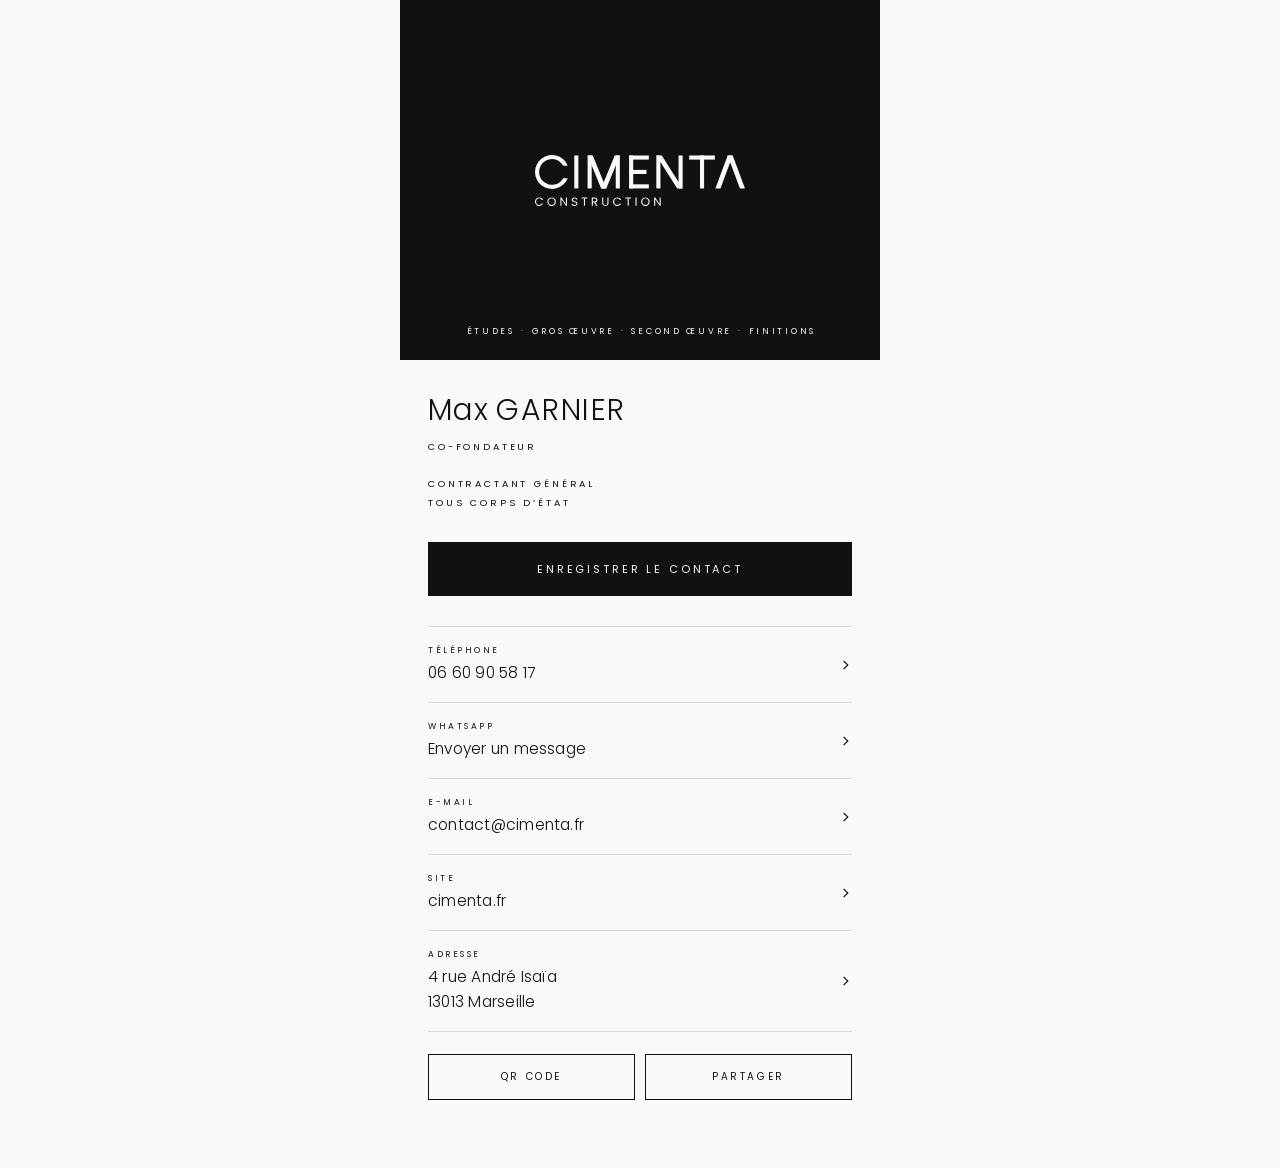
<file: max/index.html>
<!doctype html>
<html lang="fr"><head>
<meta charset="utf-8">
<meta name="viewport" content="width=device-width, initial-scale=1, viewport-fit=cover">
<meta name="theme-color" content="#111111">
<title>Max GARNIER | CIMENTA CONSTRUCTION</title>
<meta name="description" content="Co-fondateur de CIMENTA CONSTRUCTION, contractant général tous corps d’état. 06 60 90 58 17 · contact@cimenta.fr">
<meta property="og:title" content="Max GARNIER | CIMENTA CONSTRUCTION">
<meta property="og:description" content="Co-fondateur · Contractant général tous corps d’état">
<meta property="og:url" content="https://cimenta.fr/max/">
<meta name="robots" content="noindex">
<link rel="icon" href="/assets/favicon.svg" type="image/svg+xml">
<link rel="apple-touch-icon" href="/assets/apple-touch-icon.png">
<style>

@font-face{font-family:P;font-weight:300;font-display:swap;src:url(/assets/fonts/poppins-latin-300-normal.woff2) format('woff2')}
@font-face{font-family:P;font-weight:400;font-display:swap;src:url(/assets/fonts/poppins-latin-400-normal.woff2) format('woff2')}

:root{--ink:#111111;--ivory:#F9F9F7;--rule:rgba(17,17,17,.14)}
*{margin:0;padding:0;box-sizing:border-box;-webkit-tap-highlight-color:transparent}
html{background:var(--ink)}
body{font-family:P,system-ui,sans-serif;font-weight:300;color:var(--ink);background:var(--ivory);min-height:100svh;-webkit-font-smoothing:antialiased}
a{color:inherit;text-decoration:none}
.wrap{max-width:480px;margin:0 auto;background:var(--ivory);min-height:100svh;display:flex;flex-direction:column}
.hero{background:var(--ink);color:var(--ivory);height:min(42svh,360px);min-height:250px;position:relative;display:flex;align-items:center;justify-content:center;padding-top:env(safe-area-inset-top)}
.hero .logo{width:min(52vw,210px);fill:var(--ivory);display:block;overflow:visible}
.trades{position:absolute;left:0;right:0;bottom:22px;text-align:center;font-weight:400;font-size:8.5px;letter-spacing:.32em;text-transform:uppercase;padding-left:.32em}
.trades span{margin:0 .7em}
.id{padding:34px 28px 26px}
.name{font-weight:300;font-size:30px;line-height:1.1;letter-spacing:.01em}
.name b{font-weight:300;letter-spacing:.05em}
.caps{font-weight:400;font-size:9.5px;letter-spacing:.3em;text-transform:uppercase;line-height:2}
.role{margin-top:10px}
.cg{margin-top:18px}
.save{margin:4px 28px 0;display:flex;align-items:center;justify-content:center;height:54px;background:var(--ink);color:var(--ivory);font-weight:400;font-size:11px;letter-spacing:.26em;text-transform:uppercase;border:0;width:calc(100% - 56px);font-family:inherit;cursor:pointer}
.list{margin:30px 28px 0;border-top:1px solid var(--rule)}
.row{display:flex;align-items:center;justify-content:space-between;padding:17px 0;border-bottom:1px solid var(--rule)}
.row .k{font-weight:400;font-size:8.5px;letter-spacing:.3em;text-transform:uppercase;display:block;margin-bottom:3px}
.row .v{font-size:15.5px;letter-spacing:.015em;line-height:1.4}
.chev{width:12px;height:12px;flex:none;margin-left:16px}
.actions{display:flex;gap:10px;margin:22px 28px 0}
.ghost{flex:1;height:46px;border:1px solid var(--ink);background:transparent;color:var(--ink);font-family:inherit;font-weight:400;font-size:10px;letter-spacing:.26em;text-transform:uppercase;cursor:pointer}
.foot{margin-top:auto;padding:40px 28px calc(28px + env(safe-area-inset-bottom));text-align:center}
.foot .logo{width:84px;fill:var(--ink);overflow:visible}
.sheet{position:fixed;inset:0;background:var(--ivory);display:none;flex-direction:column;align-items:center;justify-content:center;padding:32px;z-index:9}
.sheet.on{display:flex}
.sheet .qr{width:min(68vw,280px)}
.sheet .qr svg{width:100%;height:auto;display:block}
.sheet .nm{margin-top:30px;font-size:20px}
.sheet .nm b{font-weight:300;letter-spacing:.05em}
.sheet .caps{margin-top:6px}
.sheet .ghost{flex:none;width:200px;margin-top:40px}
.toast{position:fixed;left:50%;bottom:28px;transform:translateX(-50%);background:var(--ink);color:var(--ivory);font-size:12px;padding:10px 16px;opacity:0;transition:opacity .2s;pointer-events:none}
.toast.on{opacity:1}
</style>
</head>
<body>
<main class="wrap">
  <header class="hero">
    <svg class="logo" viewBox="0 -6.0 2551.1 619.0" aria-hidden="true"><path d="M397.5,124 A206,206 0 1 0 397.5,276 L342.2,276 A156,156 0 1 1 342.2,124 Z"/><path d="M477,0 L527,0 L527,400 L477,400 Z"/><path d="M639,0 L689,0 L689,400 L639,400 Z"/><path d="M981,0 L1031,0 L1031,400 L981,400 Z"/><path d="M639,0 L701.4,0 L866.2,400 L803.8,400 Z"/><path d="M968.6,0 L1031,0 L866.2,400 L803.8,400 Z"/><path d="M1143,0 L1193,0 L1193,400 L1143,400 Z"/><path d="M1143,0 L1383,0 L1383,50 L1143,50 Z"/><path d="M1143,350 L1383,350 L1383,400 L1143,400 Z"/><path d="M1143,175 L1354.2,175 L1354.2,225 L1143,225 Z"/><path d="M1473.7,0 L1523.7,0 L1523.7,400 L1473.7,400 Z"/><path d="M1743.7,0 L1793.7,0 L1793.7,400 L1743.7,400 Z"/><path d="M1473.7,0 L1540.1,0 L1793.7,400 L1727.3,400 Z"/><path d="M1873.2,0 L2185.2,0 L2185.2,50 L1873.2,50 Z"/><path d="M2004.2,0 L2054.2,0 L2054.2,400 L2004.2,400 Z"/><path d="M2191.2,400 L2252.6,400 L2401.8,0 L2340.4,0 Z"/><path d="M2489.7,400 L2551.2,400 L2401.8,0 L2340.4,0 Z"/><path d="M50.8 508.8Q67.5 508.8 79.9 516.9Q92.3 524.9 98 539.6H82.1Q77.8 530.4 69.9 525.5Q61.9 520.5 50.8 520.5Q40.1 520.5 31.7 525.5Q23.2 530.4 18.4 539.6Q13.6 548.7 13.6 561Q13.6 573.1 18.4 582.2Q23.2 591.3 31.7 596.3Q40.1 601.2 50.8 601.2Q61.9 601.2 69.9 596.4Q77.8 591.5 82.1 582.3H98Q92.3 596.9 79.9 604.8Q67.5 612.8 50.8 612.8Q36.6 612.8 25 606.1Q13.4 599.5 6.7 587.7Q0 575.8 0 561Q0 546.1 6.7 534.2Q13.4 522.3 25 515.5Q36.6 508.8 50.8 508.8Z"/><path d="M150.7 561Q150.7 546.1 157.5 534.2Q164.3 522.3 176 515.6Q187.6 509 201.8 509Q216.1 509 227.8 515.6Q239.5 522.3 246.2 534.1Q252.9 545.9 252.9 561Q252.9 576 246.2 587.8Q239.5 599.6 227.8 606.3Q216.1 612.9 201.8 612.9Q187.6 612.9 176 606.3Q164.3 599.6 157.5 587.7Q150.7 575.8 150.7 561ZM239.3 561Q239.3 548.7 234.4 539.6Q229.6 530.4 221.1 525.5Q212.6 520.5 201.8 520.5Q191 520.5 182.5 525.5Q174.1 530.4 169.2 539.6Q164.3 548.7 164.3 561Q164.3 573.1 169.2 582.3Q174.1 591.5 182.6 596.4Q191.2 601.4 201.8 601.4Q212.5 601.4 221 596.4Q229.6 591.5 234.4 582.3Q239.3 573.1 239.3 561Z"/><path d="M388.4 611.9H375.2L321.7 530.9V611.9H308.4V510H321.7L375.2 590.9V510H388.4Z"/><path d="M446.1 584.8H460.3Q461 591.9 466.2 596.8Q471.4 601.7 481.3 601.7Q490.8 601.7 496.3 596.9Q501.8 592.2 501.8 584.8Q501.8 578.9 498.6 575.3Q495.4 571.6 490.5 569.7Q485.7 567.8 477.5 565.6Q467.5 563 461.4 560.4Q455.3 557.7 451 552.1Q446.7 546.5 446.7 537Q446.7 528.7 451 522.3Q455.2 515.8 462.9 512.3Q470.5 508.8 480.5 508.8Q494.8 508.8 503.9 516Q513 523.1 514.2 535H499.6Q498.9 529.1 493.5 524.7Q488.1 520.2 479.1 520.2Q470.8 520.2 465.6 524.5Q460.3 528.8 460.3 536.6Q460.3 542.1 463.5 545.6Q466.6 549.1 471.2 551Q475.8 552.8 484.1 555.1Q494.2 557.9 500.3 560.6Q506.4 563.3 510.8 568.9Q515.2 574.5 515.2 584.2Q515.2 591.6 511.3 598.2Q507.3 604.8 499.6 608.8Q491.8 612.9 481.3 612.9Q471.3 612.9 463.3 609.4Q455.3 605.8 450.8 599.4Q446.3 593.1 446.1 584.8Z"/><path d="M635.4 510.1V521H607.7V611.9H594.4V521H566.5V510.1Z"/><path d="M743.3 611.9 719.1 570.3H703V611.9H689.8V510.1H722.6Q734.1 510.1 742.1 514.1Q750.1 518 754 524.7Q757.9 531.5 757.9 540.1Q757.9 550.6 751.9 558.6Q745.8 566.6 733.7 569.3L759.3 611.9ZM703 559.6H722.6Q733.4 559.6 738.8 554.3Q744.2 549 744.2 540.1Q744.2 531 738.9 526.1Q733.6 521.1 722.6 521.1H703Z"/><path d="M829.5 510.1V574.5Q829.5 588.1 836.2 594.7Q842.8 601.2 854.6 601.2Q866.3 601.2 873 594.7Q879.6 588.1 879.6 574.5V510.1H892.9V574.4Q892.9 587.1 887.8 595.8Q882.7 604.5 874 608.7Q865.3 612.9 854.5 612.9Q843.7 612.9 835 608.7Q826.3 604.5 821.3 595.8Q816.2 587.1 816.2 574.4V510.1Z"/><path d="M998.9 508.8Q1015.6 508.8 1028 516.9Q1040.4 524.9 1046.1 539.6H1030.2Q1025.9 530.4 1018 525.5Q1010 520.5 998.9 520.5Q988.3 520.5 979.8 525.5Q971.3 530.4 966.5 539.6Q961.7 548.7 961.7 561Q961.7 573.1 966.5 582.2Q971.3 591.3 979.8 596.3Q988.3 601.2 998.9 601.2Q1010 601.2 1018 596.4Q1025.9 591.5 1030.2 582.3H1046.1Q1040.4 596.9 1028 604.8Q1015.6 612.8 998.9 612.8Q984.8 612.8 973.2 606.1Q961.5 599.5 954.8 587.7Q948.1 575.8 948.1 561Q948.1 546.1 954.8 534.2Q961.5 522.3 973.2 515.5Q984.8 508.8 998.9 508.8Z"/><path d="M1166.4 510.1V521H1138.7V611.9H1125.4V521H1097.5V510.1Z"/><path d="M1234.1 510.1V611.9H1220.8V510.1Z"/><path d="M1289.7 561Q1289.7 546.1 1296.5 534.2Q1303.3 522.3 1315 515.6Q1326.7 509 1340.8 509Q1355.1 509 1366.8 515.6Q1378.5 522.3 1385.2 534.1Q1391.9 545.9 1391.9 561Q1391.9 576 1385.2 587.8Q1378.5 599.6 1366.8 606.3Q1355.1 612.9 1340.8 612.9Q1326.7 612.9 1315 606.3Q1303.3 599.6 1296.5 587.7Q1289.7 575.8 1289.7 561ZM1378.3 561Q1378.3 548.7 1373.5 539.6Q1368.6 530.4 1360.1 525.5Q1351.6 520.5 1340.8 520.5Q1330 520.5 1321.6 525.5Q1313.1 530.4 1308.2 539.6Q1303.3 548.7 1303.3 561Q1303.3 573.1 1308.2 582.3Q1313.1 591.5 1321.6 596.4Q1330.2 601.4 1340.8 601.4Q1351.5 601.4 1360 596.4Q1368.6 591.5 1373.5 582.3Q1378.3 573.1 1378.3 561Z"/><path d="M1527.5 611.9H1514.2L1460.7 530.9V611.9H1447.4V510H1460.7L1514.2 590.9V510H1527.5Z"/></svg>
    <div class="trades">Études<span>·</span>Gros œuvre<span>·</span>Second œuvre<span>·</span>Finitions</div>
  </header>

  <section class="id">
    <h1 class="name">Max <b>GARNIER</b></h1>
    <p class="caps role">Co-fondateur</p>
    <p class="caps cg">Contractant général<br>Tous corps d’état</p>
  </section>

  <a class="save" href="MAX-GARNIER.vcf" download="MAX-GARNIER.vcf">Enregistrer le contact</a>

  <nav class="list">
    <a class="row" href="tel:+33660905817"><span><span class="k">Téléphone</span><span class="v">06 60 90 58 17</span></span><svg class="chev" viewBox="0 0 10 10" aria-hidden="true"><path d="M3 1.5 6.5 5 3 8.5" fill="none" stroke="currentColor" stroke-width="1"/></svg></a>
    <a class="row" href="https://wa.me/33660905817" target="_blank" rel="noopener"><span><span class="k">WhatsApp</span><span class="v">Envoyer un message</span></span><svg class="chev" viewBox="0 0 10 10" aria-hidden="true"><path d="M3 1.5 6.5 5 3 8.5" fill="none" stroke="currentColor" stroke-width="1"/></svg></a>
    <a class="row" href="mailto:contact@cimenta.fr"><span><span class="k">E-mail</span><span class="v">contact@cimenta.fr</span></span><svg class="chev" viewBox="0 0 10 10" aria-hidden="true"><path d="M3 1.5 6.5 5 3 8.5" fill="none" stroke="currentColor" stroke-width="1"/></svg></a>
    <a class="row" href="https://cimenta.fr"><span><span class="k">Site</span><span class="v">cimenta.fr</span></span><svg class="chev" viewBox="0 0 10 10" aria-hidden="true"><path d="M3 1.5 6.5 5 3 8.5" fill="none" stroke="currentColor" stroke-width="1"/></svg></a>
    <a class="row" href="https://maps.google.com/?q=4+rue+Andr%C3%A9+Isa%C3%AFa+13013+Marseille" target="_blank" rel="noopener"><span><span class="k">Adresse</span><span class="v">4 rue André Isaïa<br>13013 Marseille</span></span><svg class="chev" viewBox="0 0 10 10" aria-hidden="true"><path d="M3 1.5 6.5 5 3 8.5" fill="none" stroke="currentColor" stroke-width="1"/></svg></a>
  </nav>

  <div class="actions">
    <button class="ghost" id="qr">QR code</button>
    <button class="ghost" id="share">Partager</button>
  </div>

  <footer class="foot"></footer>
</main>

<div class="sheet" id="sheet" role="dialog" aria-label="QR code">
  <div class="qr"><svg xmlns="http://www.w3.org/2000/svg" viewBox="0 0 250 250" shape-rendering="crispEdges" class="segno"><path transform="scale(10)" class="qrline" stroke="#111" d="M0 0.5h7m1 0h2m2 0h2m4 0h7m-25 1h1m5 0h1m1 0h5m1 0h1m3 0h1m5 0h1m-25 1h1m1 0h3m1 0h1m1 0h1m1 0h2m1 0h1m4 0h1m1 0h3m1 0h1m-25 1h1m1 0h3m1 0h1m5 0h3m1 0h1m1 0h1m1 0h3m1 0h1m-25 1h1m1 0h3m1 0h1m1 0h1m1 0h2m1 0h2m1 0h1m1 0h1m1 0h3m1 0h1m-25 1h1m5 0h1m4 0h4m1 0h1m1 0h1m5 0h1m-25 1h7m1 0h1m1 0h1m1 0h1m1 0h1m1 0h1m1 0h7m-16 1h2m1 0h2m1 0h2m-17 1h1m2 0h6m1 0h1m3 0h1m1 0h2m2 0h1m1 0h3m-25 1h1m2 0h2m3 0h1m2 0h6m2 0h5m-24 1h5m1 0h1m1 0h2m1 0h2m2 0h3m1 0h1m1 0h1m2 0h1m-25 1h1m4 0h1m3 0h4m1 0h1m1 0h1m1 0h1m2 0h4m-25 1h3m1 0h1m1 0h4m1 0h1m3 0h2m1 0h2m4 0h1m-25 1h1m4 0h1m3 0h2m1 0h5m3 0h1m2 0h1m-24 1h4m1 0h2m1 0h2m3 0h1m1 0h3m2 0h5m-25 1h1m2 0h1m1 0h1m2 0h3m1 0h1m4 0h3m1 0h2m1 0h1m-25 1h1m1 0h1m3 0h2m1 0h1m1 0h3m1 0h6m1 0h2m-16 1h4m1 0h4m3 0h1m1 0h2m-24 1h7m1 0h1m1 0h1m1 0h3m1 0h1m1 0h1m1 0h1m3 0h1m-25 1h1m5 0h1m1 0h2m1 0h1m1 0h4m3 0h1m2 0h1m-24 1h1m1 0h3m1 0h1m1 0h5m2 0h6m2 0h2m-25 1h1m1 0h3m1 0h1m1 0h3m1 0h3m2 0h2m4 0h2m-25 1h1m1 0h3m1 0h1m4 0h3m2 0h2m2 0h5m-25 1h1m5 0h1m2 0h1m1 0h2m1 0h1m3 0h3m1 0h3m-25 1h7m1 0h1m2 0h4m1 0h1m1 0h1m2 0h1m2 0h1"/></svg></div>
  <p class="nm">Max <b>GARNIER</b></p>
  <p class="caps">CIMENTA CONSTRUCTION · Co-fondateur</p>
  <button class="ghost" id="close">Fermer</button>
</div>
<div class="toast" id="toast">Lien copié</div>

<script>
(function(){
  var url = "https://cimenta.fr/max/", title = "Max GARNIER | CIMENTA CONSTRUCTION";
  var sheet = document.getElementById('sheet'), toast = document.getElementById('toast');
  document.getElementById('qr').onclick = function(){ sheet.classList.add('on'); };
  document.getElementById('close').onclick = function(){ sheet.classList.remove('on'); };
  document.getElementById('share').onclick = function(){
    if (navigator.share) { navigator.share({title: title, url: url}).catch(function(){}); return; }
    try { navigator.clipboard.writeText(url).then(function(){ toast.classList.add('on'); setTimeout(function(){ toast.classList.remove('on'); }, 1600); }); } catch(e) {}
  };
})();
</script>
</body></html>
</file>
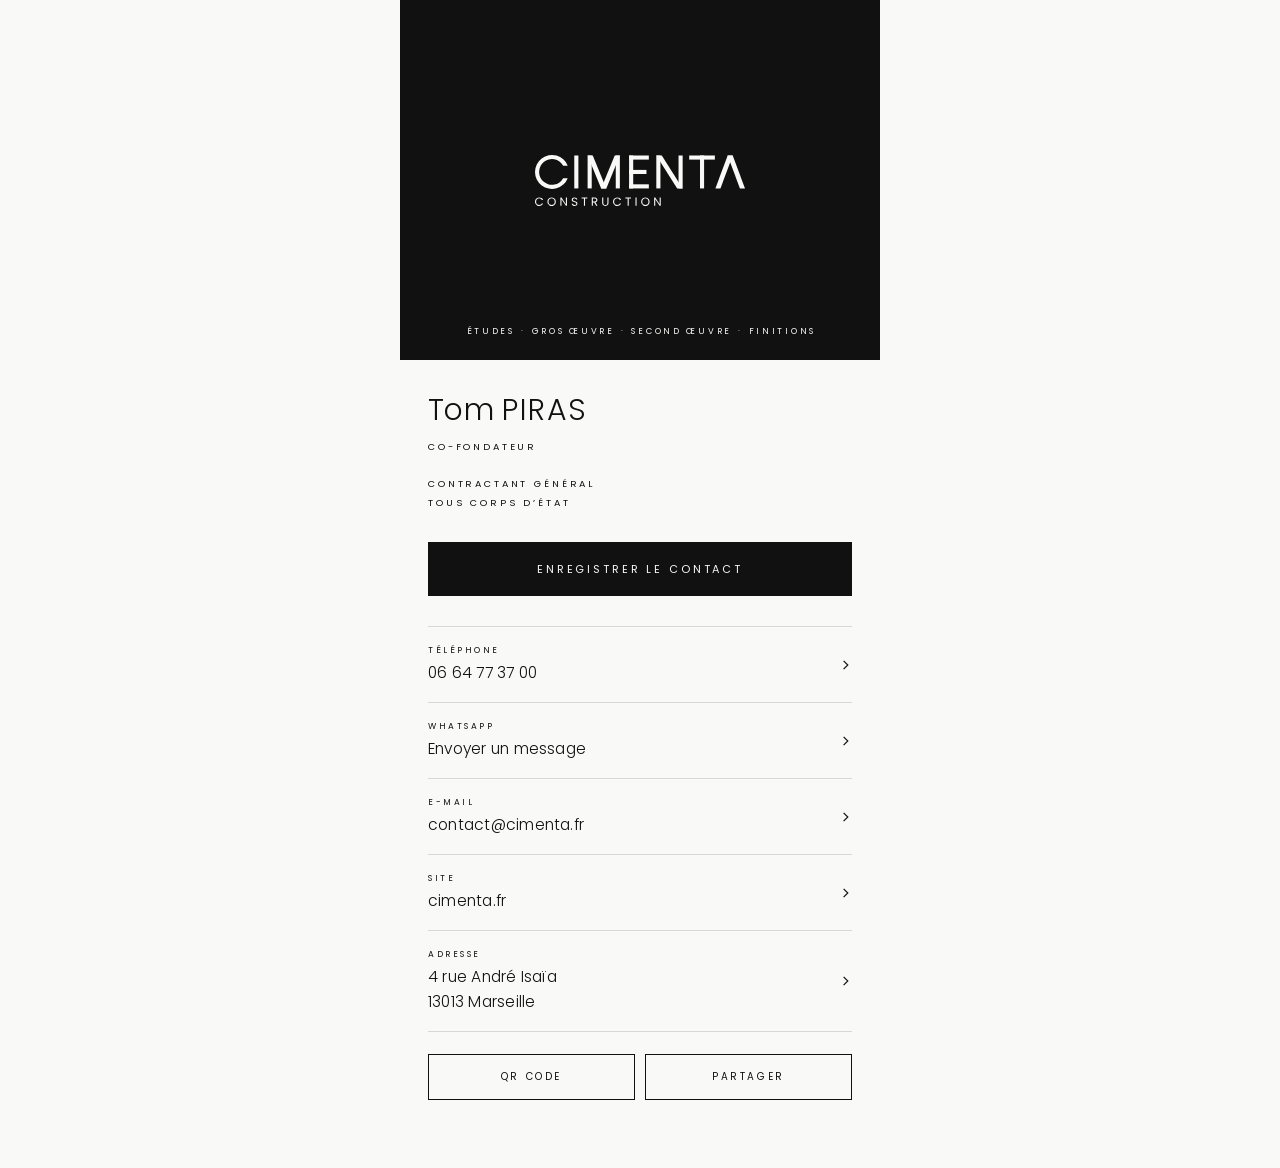
<file: tom/index.html>
<!doctype html>
<html lang="fr"><head>
<meta charset="utf-8">
<meta name="viewport" content="width=device-width, initial-scale=1, viewport-fit=cover">
<meta name="theme-color" content="#111111">
<title>Tom PIRAS | CIMENTA CONSTRUCTION</title>
<meta name="description" content="Co-fondateur de CIMENTA CONSTRUCTION, contractant général tous corps d’état. 06 64 77 37 00 · contact@cimenta.fr">
<meta property="og:title" content="Tom PIRAS | CIMENTA CONSTRUCTION">
<meta property="og:description" content="Co-fondateur · Contractant général tous corps d’état">
<meta property="og:url" content="https://cimenta.fr/tom/">
<meta name="robots" content="noindex">
<link rel="icon" href="/assets/favicon.svg" type="image/svg+xml">
<link rel="apple-touch-icon" href="/assets/apple-touch-icon.png">
<style>

@font-face{font-family:P;font-weight:300;font-display:swap;src:url(/assets/fonts/poppins-latin-300-normal.woff2) format('woff2')}
@font-face{font-family:P;font-weight:400;font-display:swap;src:url(/assets/fonts/poppins-latin-400-normal.woff2) format('woff2')}

:root{--ink:#111111;--ivory:#F9F9F7;--rule:rgba(17,17,17,.14)}
*{margin:0;padding:0;box-sizing:border-box;-webkit-tap-highlight-color:transparent}
html{background:var(--ink)}
body{font-family:P,system-ui,sans-serif;font-weight:300;color:var(--ink);background:var(--ivory);min-height:100svh;-webkit-font-smoothing:antialiased}
a{color:inherit;text-decoration:none}
.wrap{max-width:480px;margin:0 auto;background:var(--ivory);min-height:100svh;display:flex;flex-direction:column}
.hero{background:var(--ink);color:var(--ivory);height:min(42svh,360px);min-height:250px;position:relative;display:flex;align-items:center;justify-content:center;padding-top:env(safe-area-inset-top)}
.hero .logo{width:min(52vw,210px);fill:var(--ivory);display:block;overflow:visible}
.trades{position:absolute;left:0;right:0;bottom:22px;text-align:center;font-weight:400;font-size:8.5px;letter-spacing:.32em;text-transform:uppercase;padding-left:.32em}
.trades span{margin:0 .7em}
.id{padding:34px 28px 26px}
.name{font-weight:300;font-size:30px;line-height:1.1;letter-spacing:.01em}
.name b{font-weight:300;letter-spacing:.05em}
.caps{font-weight:400;font-size:9.5px;letter-spacing:.3em;text-transform:uppercase;line-height:2}
.role{margin-top:10px}
.cg{margin-top:18px}
.save{margin:4px 28px 0;display:flex;align-items:center;justify-content:center;height:54px;background:var(--ink);color:var(--ivory);font-weight:400;font-size:11px;letter-spacing:.26em;text-transform:uppercase;border:0;width:calc(100% - 56px);font-family:inherit;cursor:pointer}
.list{margin:30px 28px 0;border-top:1px solid var(--rule)}
.row{display:flex;align-items:center;justify-content:space-between;padding:17px 0;border-bottom:1px solid var(--rule)}
.row .k{font-weight:400;font-size:8.5px;letter-spacing:.3em;text-transform:uppercase;display:block;margin-bottom:3px}
.row .v{font-size:15.5px;letter-spacing:.015em;line-height:1.4}
.chev{width:12px;height:12px;flex:none;margin-left:16px}
.actions{display:flex;gap:10px;margin:22px 28px 0}
.ghost{flex:1;height:46px;border:1px solid var(--ink);background:transparent;color:var(--ink);font-family:inherit;font-weight:400;font-size:10px;letter-spacing:.26em;text-transform:uppercase;cursor:pointer}
.foot{margin-top:auto;padding:40px 28px calc(28px + env(safe-area-inset-bottom));text-align:center}
.foot .logo{width:84px;fill:var(--ink);overflow:visible}
.sheet{position:fixed;inset:0;background:var(--ivory);display:none;flex-direction:column;align-items:center;justify-content:center;padding:32px;z-index:9}
.sheet.on{display:flex}
.sheet .qr{width:min(68vw,280px)}
.sheet .qr svg{width:100%;height:auto;display:block}
.sheet .nm{margin-top:30px;font-size:20px}
.sheet .nm b{font-weight:300;letter-spacing:.05em}
.sheet .caps{margin-top:6px}
.sheet .ghost{flex:none;width:200px;margin-top:40px}
.toast{position:fixed;left:50%;bottom:28px;transform:translateX(-50%);background:var(--ink);color:var(--ivory);font-size:12px;padding:10px 16px;opacity:0;transition:opacity .2s;pointer-events:none}
.toast.on{opacity:1}
</style>
</head>
<body>
<main class="wrap">
  <header class="hero">
    <svg class="logo" viewBox="0 -6.0 2551.1 619.0" aria-hidden="true"><path d="M397.5,124 A206,206 0 1 0 397.5,276 L342.2,276 A156,156 0 1 1 342.2,124 Z"/><path d="M477,0 L527,0 L527,400 L477,400 Z"/><path d="M639,0 L689,0 L689,400 L639,400 Z"/><path d="M981,0 L1031,0 L1031,400 L981,400 Z"/><path d="M639,0 L701.4,0 L866.2,400 L803.8,400 Z"/><path d="M968.6,0 L1031,0 L866.2,400 L803.8,400 Z"/><path d="M1143,0 L1193,0 L1193,400 L1143,400 Z"/><path d="M1143,0 L1383,0 L1383,50 L1143,50 Z"/><path d="M1143,350 L1383,350 L1383,400 L1143,400 Z"/><path d="M1143,175 L1354.2,175 L1354.2,225 L1143,225 Z"/><path d="M1473.7,0 L1523.7,0 L1523.7,400 L1473.7,400 Z"/><path d="M1743.7,0 L1793.7,0 L1793.7,400 L1743.7,400 Z"/><path d="M1473.7,0 L1540.1,0 L1793.7,400 L1727.3,400 Z"/><path d="M1873.2,0 L2185.2,0 L2185.2,50 L1873.2,50 Z"/><path d="M2004.2,0 L2054.2,0 L2054.2,400 L2004.2,400 Z"/><path d="M2191.2,400 L2252.6,400 L2401.8,0 L2340.4,0 Z"/><path d="M2489.7,400 L2551.2,400 L2401.8,0 L2340.4,0 Z"/><path d="M50.8 508.8Q67.5 508.8 79.9 516.9Q92.3 524.9 98 539.6H82.1Q77.8 530.4 69.9 525.5Q61.9 520.5 50.8 520.5Q40.1 520.5 31.7 525.5Q23.2 530.4 18.4 539.6Q13.6 548.7 13.6 561Q13.6 573.1 18.4 582.2Q23.2 591.3 31.7 596.3Q40.1 601.2 50.8 601.2Q61.9 601.2 69.9 596.4Q77.8 591.5 82.1 582.3H98Q92.3 596.9 79.9 604.8Q67.5 612.8 50.8 612.8Q36.6 612.8 25 606.1Q13.4 599.5 6.7 587.7Q0 575.8 0 561Q0 546.1 6.7 534.2Q13.4 522.3 25 515.5Q36.6 508.8 50.8 508.8Z"/><path d="M150.7 561Q150.7 546.1 157.5 534.2Q164.3 522.3 176 515.6Q187.6 509 201.8 509Q216.1 509 227.8 515.6Q239.5 522.3 246.2 534.1Q252.9 545.9 252.9 561Q252.9 576 246.2 587.8Q239.5 599.6 227.8 606.3Q216.1 612.9 201.8 612.9Q187.6 612.9 176 606.3Q164.3 599.6 157.5 587.7Q150.7 575.8 150.7 561ZM239.3 561Q239.3 548.7 234.4 539.6Q229.6 530.4 221.1 525.5Q212.6 520.5 201.8 520.5Q191 520.5 182.5 525.5Q174.1 530.4 169.2 539.6Q164.3 548.7 164.3 561Q164.3 573.1 169.2 582.3Q174.1 591.5 182.6 596.4Q191.2 601.4 201.8 601.4Q212.5 601.4 221 596.4Q229.6 591.5 234.4 582.3Q239.3 573.1 239.3 561Z"/><path d="M388.4 611.9H375.2L321.7 530.9V611.9H308.4V510H321.7L375.2 590.9V510H388.4Z"/><path d="M446.1 584.8H460.3Q461 591.9 466.2 596.8Q471.4 601.7 481.3 601.7Q490.8 601.7 496.3 596.9Q501.8 592.2 501.8 584.8Q501.8 578.9 498.6 575.3Q495.4 571.6 490.5 569.7Q485.7 567.8 477.5 565.6Q467.5 563 461.4 560.4Q455.3 557.7 451 552.1Q446.7 546.5 446.7 537Q446.7 528.7 451 522.3Q455.2 515.8 462.9 512.3Q470.5 508.8 480.5 508.8Q494.8 508.8 503.9 516Q513 523.1 514.2 535H499.6Q498.9 529.1 493.5 524.7Q488.1 520.2 479.1 520.2Q470.8 520.2 465.6 524.5Q460.3 528.8 460.3 536.6Q460.3 542.1 463.5 545.6Q466.6 549.1 471.2 551Q475.8 552.8 484.1 555.1Q494.2 557.9 500.3 560.6Q506.4 563.3 510.8 568.9Q515.2 574.5 515.2 584.2Q515.2 591.6 511.3 598.2Q507.3 604.8 499.6 608.8Q491.8 612.9 481.3 612.9Q471.3 612.9 463.3 609.4Q455.3 605.8 450.8 599.4Q446.3 593.1 446.1 584.8Z"/><path d="M635.4 510.1V521H607.7V611.9H594.4V521H566.5V510.1Z"/><path d="M743.3 611.9 719.1 570.3H703V611.9H689.8V510.1H722.6Q734.1 510.1 742.1 514.1Q750.1 518 754 524.7Q757.9 531.5 757.9 540.1Q757.9 550.6 751.9 558.6Q745.8 566.6 733.7 569.3L759.3 611.9ZM703 559.6H722.6Q733.4 559.6 738.8 554.3Q744.2 549 744.2 540.1Q744.2 531 738.9 526.1Q733.6 521.1 722.6 521.1H703Z"/><path d="M829.5 510.1V574.5Q829.5 588.1 836.2 594.7Q842.8 601.2 854.6 601.2Q866.3 601.2 873 594.7Q879.6 588.1 879.6 574.5V510.1H892.9V574.4Q892.9 587.1 887.8 595.8Q882.7 604.5 874 608.7Q865.3 612.9 854.5 612.9Q843.7 612.9 835 608.7Q826.3 604.5 821.3 595.8Q816.2 587.1 816.2 574.4V510.1Z"/><path d="M998.9 508.8Q1015.6 508.8 1028 516.9Q1040.4 524.9 1046.1 539.6H1030.2Q1025.9 530.4 1018 525.5Q1010 520.5 998.9 520.5Q988.3 520.5 979.8 525.5Q971.3 530.4 966.5 539.6Q961.7 548.7 961.7 561Q961.7 573.1 966.5 582.2Q971.3 591.3 979.8 596.3Q988.3 601.2 998.9 601.2Q1010 601.2 1018 596.4Q1025.9 591.5 1030.2 582.3H1046.1Q1040.4 596.9 1028 604.8Q1015.6 612.8 998.9 612.8Q984.8 612.8 973.2 606.1Q961.5 599.5 954.8 587.7Q948.1 575.8 948.1 561Q948.1 546.1 954.8 534.2Q961.5 522.3 973.2 515.5Q984.8 508.8 998.9 508.8Z"/><path d="M1166.4 510.1V521H1138.7V611.9H1125.4V521H1097.5V510.1Z"/><path d="M1234.1 510.1V611.9H1220.8V510.1Z"/><path d="M1289.7 561Q1289.7 546.1 1296.5 534.2Q1303.3 522.3 1315 515.6Q1326.7 509 1340.8 509Q1355.1 509 1366.8 515.6Q1378.5 522.3 1385.2 534.1Q1391.9 545.9 1391.9 561Q1391.9 576 1385.2 587.8Q1378.5 599.6 1366.8 606.3Q1355.1 612.9 1340.8 612.9Q1326.7 612.9 1315 606.3Q1303.3 599.6 1296.5 587.7Q1289.7 575.8 1289.7 561ZM1378.3 561Q1378.3 548.7 1373.5 539.6Q1368.6 530.4 1360.1 525.5Q1351.6 520.5 1340.8 520.5Q1330 520.5 1321.6 525.5Q1313.1 530.4 1308.2 539.6Q1303.3 548.7 1303.3 561Q1303.3 573.1 1308.2 582.3Q1313.1 591.5 1321.6 596.4Q1330.2 601.4 1340.8 601.4Q1351.5 601.4 1360 596.4Q1368.6 591.5 1373.5 582.3Q1378.3 573.1 1378.3 561Z"/><path d="M1527.5 611.9H1514.2L1460.7 530.9V611.9H1447.4V510H1460.7L1514.2 590.9V510H1527.5Z"/></svg>
    <div class="trades">Études<span>·</span>Gros œuvre<span>·</span>Second œuvre<span>·</span>Finitions</div>
  </header>

  <section class="id">
    <h1 class="name">Tom <b>PIRAS</b></h1>
    <p class="caps role">Co-fondateur</p>
    <p class="caps cg">Contractant général<br>Tous corps d’état</p>
  </section>

  <a class="save" href="TOM-PIRAS.vcf" download="TOM-PIRAS.vcf">Enregistrer le contact</a>

  <nav class="list">
    <a class="row" href="tel:+33664773700"><span><span class="k">Téléphone</span><span class="v">06 64 77 37 00</span></span><svg class="chev" viewBox="0 0 10 10" aria-hidden="true"><path d="M3 1.5 6.5 5 3 8.5" fill="none" stroke="currentColor" stroke-width="1"/></svg></a>
    <a class="row" href="https://wa.me/33664773700" target="_blank" rel="noopener"><span><span class="k">WhatsApp</span><span class="v">Envoyer un message</span></span><svg class="chev" viewBox="0 0 10 10" aria-hidden="true"><path d="M3 1.5 6.5 5 3 8.5" fill="none" stroke="currentColor" stroke-width="1"/></svg></a>
    <a class="row" href="mailto:contact@cimenta.fr"><span><span class="k">E-mail</span><span class="v">contact@cimenta.fr</span></span><svg class="chev" viewBox="0 0 10 10" aria-hidden="true"><path d="M3 1.5 6.5 5 3 8.5" fill="none" stroke="currentColor" stroke-width="1"/></svg></a>
    <a class="row" href="https://cimenta.fr"><span><span class="k">Site</span><span class="v">cimenta.fr</span></span><svg class="chev" viewBox="0 0 10 10" aria-hidden="true"><path d="M3 1.5 6.5 5 3 8.5" fill="none" stroke="currentColor" stroke-width="1"/></svg></a>
    <a class="row" href="https://maps.google.com/?q=4+rue+Andr%C3%A9+Isa%C3%AFa+13013+Marseille" target="_blank" rel="noopener"><span><span class="k">Adresse</span><span class="v">4 rue André Isaïa<br>13013 Marseille</span></span><svg class="chev" viewBox="0 0 10 10" aria-hidden="true"><path d="M3 1.5 6.5 5 3 8.5" fill="none" stroke="currentColor" stroke-width="1"/></svg></a>
  </nav>

  <div class="actions">
    <button class="ghost" id="qr">QR code</button>
    <button class="ghost" id="share">Partager</button>
  </div>

  <footer class="foot"></footer>
</main>

<div class="sheet" id="sheet" role="dialog" aria-label="QR code">
  <div class="qr"><svg xmlns="http://www.w3.org/2000/svg" viewBox="0 0 250 250" shape-rendering="crispEdges" class="segno"><path transform="scale(10)" class="qrline" stroke="#111" d="M0 0.5h7m1 0h4m1 0h1m4 0h7m-25 1h1m5 0h1m1 0h1m1 0h1m1 0h1m1 0h1m3 0h1m5 0h1m-25 1h1m1 0h3m1 0h1m1 0h2m3 0h1m4 0h1m1 0h3m1 0h1m-25 1h1m1 0h3m1 0h1m2 0h3m1 0h2m1 0h1m1 0h1m1 0h3m1 0h1m-25 1h1m1 0h3m1 0h1m1 0h2m1 0h1m1 0h2m1 0h1m1 0h1m1 0h3m1 0h1m-25 1h1m5 0h1m4 0h4m1 0h1m1 0h1m5 0h1m-25 1h7m1 0h1m1 0h1m1 0h1m1 0h1m1 0h1m1 0h7m-15 1h4m1 0h2m-17 1h1m2 0h7m2 0h1m1 0h1m1 0h2m2 0h1m1 0h3m-24 1h3m1 0h1m1 0h1m3 0h1m3 0h2m2 0h5m-24 1h1m2 0h1m2 0h1m2 0h1m1 0h1m3 0h3m1 0h1m1 0h1m2 0h1m-25 1h1m1 0h1m2 0h1m3 0h1m2 0h1m3 0h1m1 0h1m2 0h4m-25 1h1m1 0h1m3 0h2m1 0h1m5 0h2m1 0h2m4 0h1m-25 1h5m2 0h2m1 0h1m1 0h1m1 0h3m3 0h1m2 0h1m-24 1h2m1 0h8m3 0h4m2 0h5m-25 1h1m3 0h2m2 0h1m3 0h1m4 0h3m1 0h2m1 0h1m-25 1h1m4 0h3m1 0h5m1 0h6m1 0h2m-16 1h1m2 0h1m1 0h1m1 0h2m3 0h1m1 0h2m-24 1h7m1 0h1m1 0h1m1 0h2m2 0h1m1 0h1m1 0h1m3 0h1m-25 1h1m5 0h1m1 0h1m2 0h1m1 0h1m1 0h2m3 0h1m2 0h1m-24 1h1m1 0h3m1 0h1m1 0h1m1 0h3m2 0h6m2 0h2m-25 1h1m1 0h3m1 0h1m1 0h1m1 0h1m1 0h3m2 0h2m4 0h2m-25 1h1m1 0h3m1 0h1m3 0h4m2 0h2m2 0h5m-25 1h1m5 0h1m3 0h3m1 0h1m3 0h3m1 0h3m-25 1h7m1 0h2m1 0h4m1 0h1m1 0h1m2 0h1m2 0h1"/></svg></div>
  <p class="nm">Tom <b>PIRAS</b></p>
  <p class="caps">CIMENTA CONSTRUCTION · Co-fondateur</p>
  <button class="ghost" id="close">Fermer</button>
</div>
<div class="toast" id="toast">Lien copié</div>

<script>
(function(){
  var url = "https://cimenta.fr/tom/", title = "Tom PIRAS | CIMENTA CONSTRUCTION";
  var sheet = document.getElementById('sheet'), toast = document.getElementById('toast');
  document.getElementById('qr').onclick = function(){ sheet.classList.add('on'); };
  document.getElementById('close').onclick = function(){ sheet.classList.remove('on'); };
  document.getElementById('share').onclick = function(){
    if (navigator.share) { navigator.share({title: title, url: url}).catch(function(){}); return; }
    try { navigator.clipboard.writeText(url).then(function(){ toast.classList.add('on'); setTimeout(function(){ toast.classList.remove('on'); }, 1600); }); } catch(e) {}
  };
})();
</script>
</body></html>
</file>
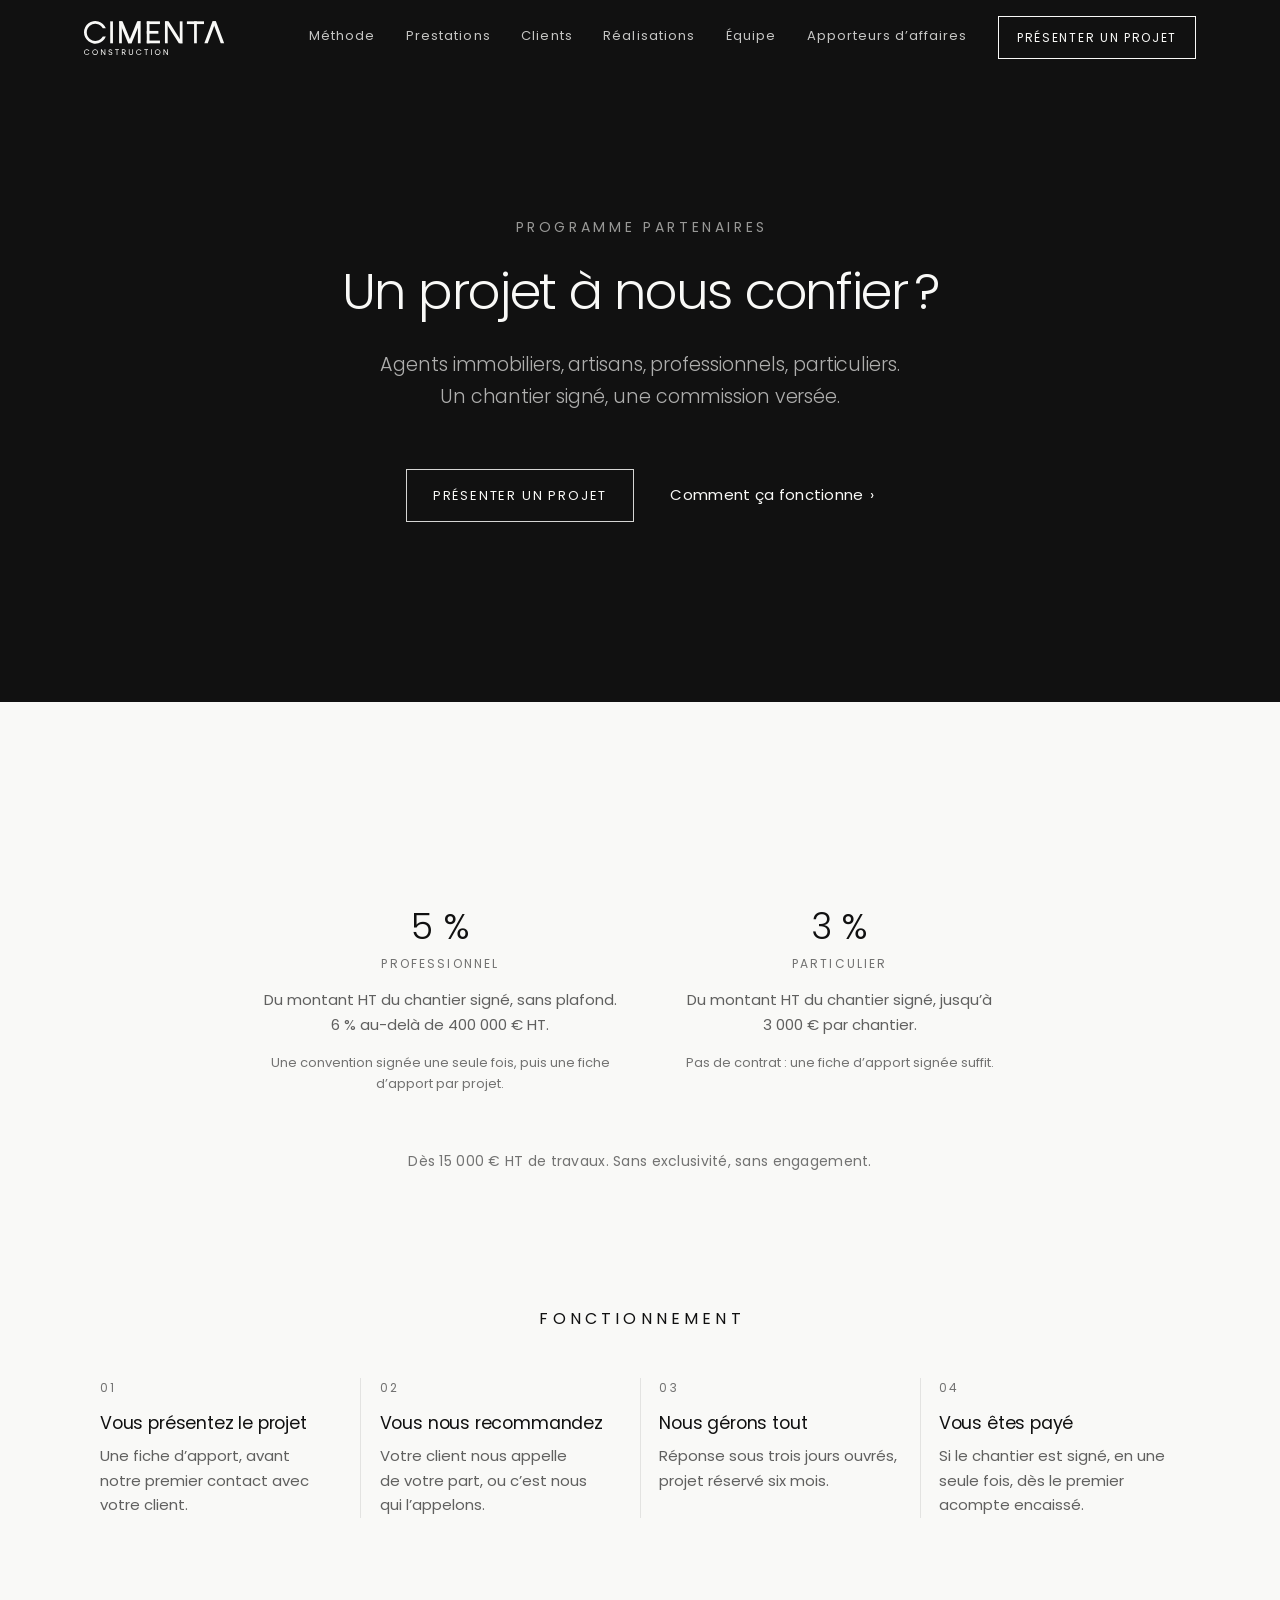
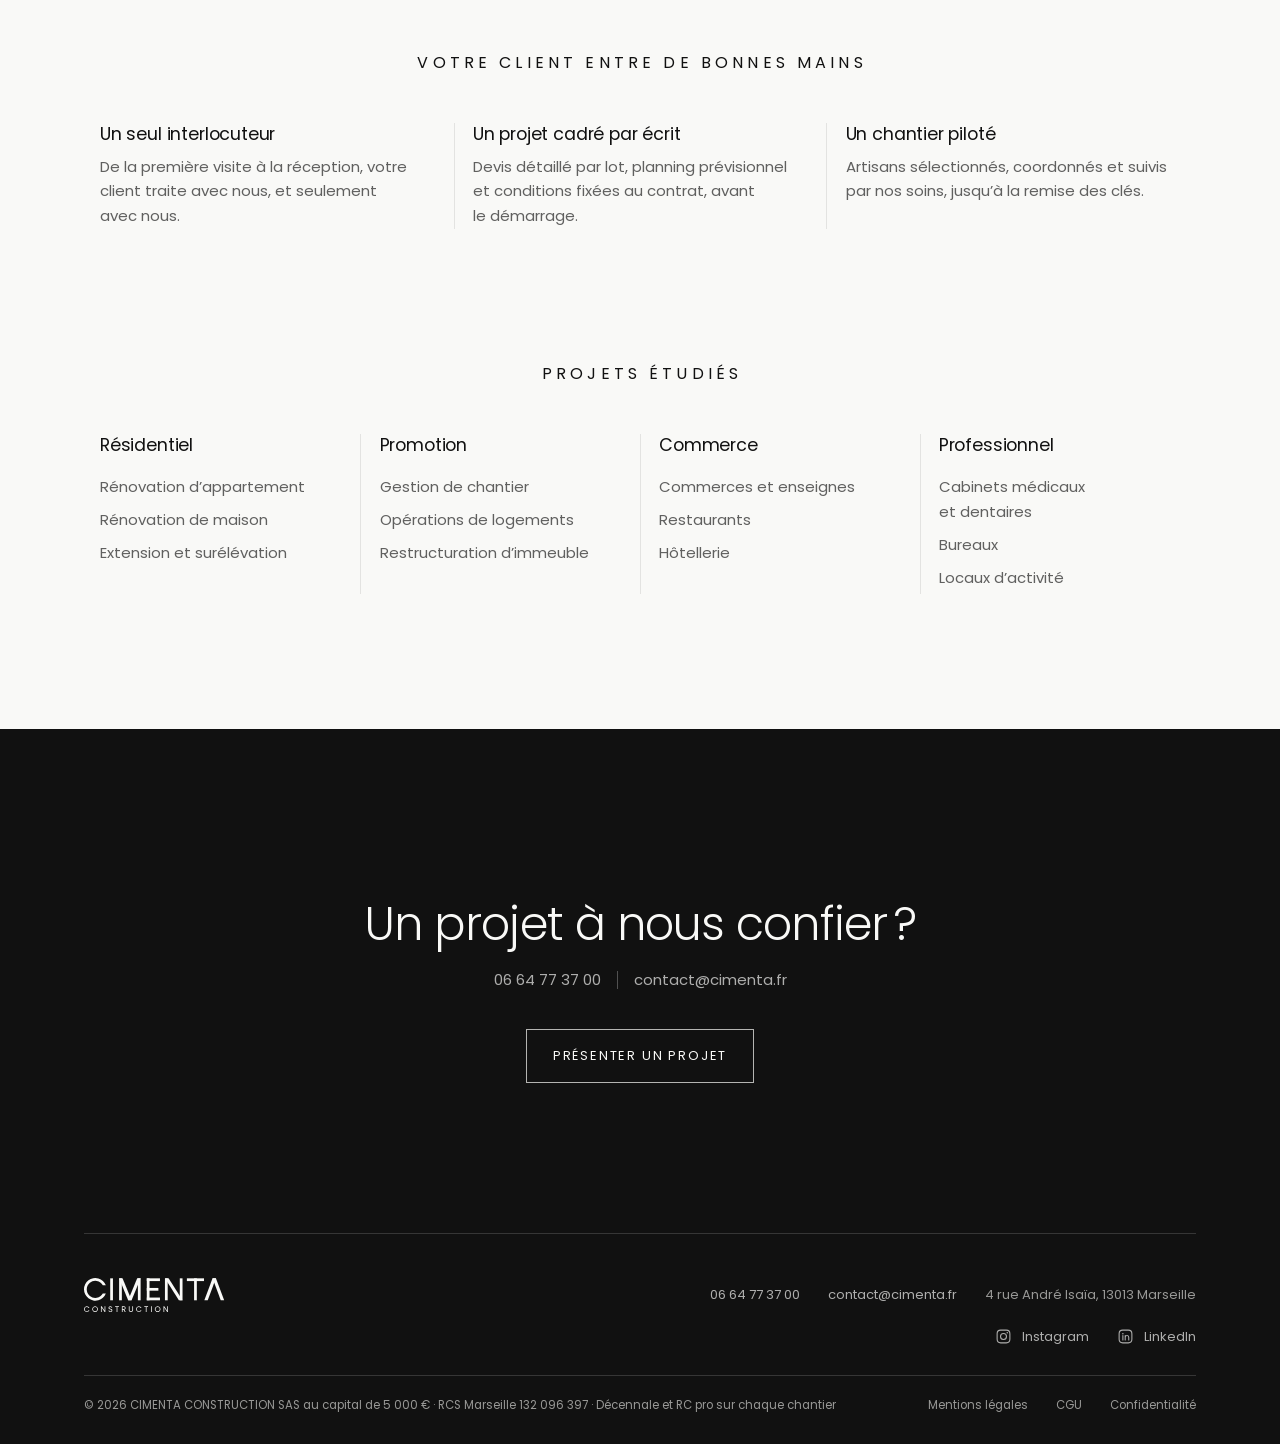
<file: apporteur-affaires.html>
<!DOCTYPE html>
<html lang="fr">
<head>
  <meta charset="utf-8">
  <meta name="viewport" content="width=device-width, initial-scale=1, viewport-fit=cover">
  <title>Apporteurs d’affaires | CIMENTA CONSTRUCTION</title>
  <meta name="description" content="Programme partenaires CIMENTA CONSTRUCTION : présentez un projet de travaux. 5 % du chantier HT signé pour les professionnels, 3 % pour les particuliers.">
  <link rel="canonical" href="https://cimenta.fr/apporteur-affaires">
  <meta name="theme-color" content="#111111">
  <meta property="og:type" content="website">
  <meta property="og:locale" content="fr_FR">
  <meta property="og:site_name" content="CIMENTA CONSTRUCTION">
  <meta property="og:title" content="Apporteurs d’affaires | CIMENTA CONSTRUCTION">
  <meta property="og:description" content="Programme partenaires CIMENTA CONSTRUCTION : présentez un projet de travaux. 5 % du chantier HT signé pour les professionnels, 3 % pour les particuliers.">
  <meta property="og:image" content="https://cimenta.fr/assets/og-cimenta-2026.png">
  <link rel="icon" href="/assets/favicon.svg" type="image/svg+xml">
  <link rel="apple-touch-icon" href="/assets/apple-touch-icon.png">
  <link rel="preload" href="/assets/fonts/poppins-latin-300-normal.woff2" as="font" type="font/woff2" crossorigin>
  <link rel="preload" href="/assets/fonts/poppins-latin-400-normal.woff2" as="font" type="font/woff2" crossorigin>
  <link rel="stylesheet" href="/assets/cimenta.css?v=20261104h">
  <script>document.documentElement.classList.add('js');</script>
</head>
<body>
  <svg class="sprite" width="0" height="0" aria-hidden="true" focusable="false"><defs><g id="logo-cimenta"><path d="M397.5,124 A206,206 0 1 0 397.5,276 L342.2,276 A156,156 0 1 1 342.2,124 Z"/><path d="M477,0 L527,0 L527,400 L477,400 Z"/><path d="M639,0 L689,0 L689,400 L639,400 Z"/><path d="M981,0 L1031,0 L1031,400 L981,400 Z"/><path d="M639,0 L701.4,0 L866.2,400 L803.8,400 Z"/><path d="M968.6,0 L1031,0 L866.2,400 L803.8,400 Z"/><path d="M1143,0 L1193,0 L1193,400 L1143,400 Z"/><path d="M1143,0 L1383,0 L1383,50 L1143,50 Z"/><path d="M1143,350 L1383,350 L1383,400 L1143,400 Z"/><path d="M1143,175 L1354.2,175 L1354.2,225 L1143,225 Z"/><path d="M1473.7,0 L1523.7,0 L1523.7,400 L1473.7,400 Z"/><path d="M1743.7,0 L1793.7,0 L1793.7,400 L1743.7,400 Z"/><path d="M1473.7,0 L1540.1,0 L1793.7,400 L1727.3,400 Z"/><path d="M1873.2,0 L2185.2,0 L2185.2,50 L1873.2,50 Z"/><path d="M2004.2,0 L2054.2,0 L2054.2,400 L2004.2,400 Z"/><path d="M2191.2,400 L2252.6,400 L2401.8,0 L2340.4,0 Z"/><path d="M2489.7,400 L2551.2,400 L2401.8,0 L2340.4,0 Z"/><path d="M50.8 508.8Q67.5 508.8 79.9 516.9Q92.3 524.9 98 539.6H82.1Q77.8 530.4 69.9 525.5Q61.9 520.5 50.8 520.5Q40.1 520.5 31.7 525.5Q23.2 530.4 18.4 539.6Q13.6 548.7 13.6 561Q13.6 573.1 18.4 582.2Q23.2 591.3 31.7 596.3Q40.1 601.2 50.8 601.2Q61.9 601.2 69.9 596.4Q77.8 591.5 82.1 582.3H98Q92.3 596.9 79.9 604.8Q67.5 612.8 50.8 612.8Q36.6 612.8 25 606.1Q13.4 599.5 6.7 587.7Q0 575.8 0 561Q0 546.1 6.7 534.2Q13.4 522.3 25 515.5Q36.6 508.8 50.8 508.8Z"/><path d="M150.7 561Q150.7 546.1 157.5 534.2Q164.3 522.3 176 515.6Q187.6 509 201.8 509Q216.1 509 227.8 515.6Q239.5 522.3 246.2 534.1Q252.9 545.9 252.9 561Q252.9 576 246.2 587.8Q239.5 599.6 227.8 606.3Q216.1 612.9 201.8 612.9Q187.6 612.9 176 606.3Q164.3 599.6 157.5 587.7Q150.7 575.8 150.7 561ZM239.3 561Q239.3 548.7 234.4 539.6Q229.6 530.4 221.1 525.5Q212.6 520.5 201.8 520.5Q191 520.5 182.5 525.5Q174.1 530.4 169.2 539.6Q164.3 548.7 164.3 561Q164.3 573.1 169.2 582.3Q174.1 591.5 182.6 596.4Q191.2 601.4 201.8 601.4Q212.5 601.4 221 596.4Q229.6 591.5 234.4 582.3Q239.3 573.1 239.3 561Z"/><path d="M388.4 611.9H375.2L321.7 530.9V611.9H308.4V510H321.7L375.2 590.9V510H388.4Z"/><path d="M446.1 584.8H460.3Q461 591.9 466.2 596.8Q471.4 601.7 481.3 601.7Q490.8 601.7 496.3 596.9Q501.8 592.2 501.8 584.8Q501.8 578.9 498.6 575.3Q495.4 571.6 490.5 569.7Q485.7 567.8 477.5 565.6Q467.5 563 461.4 560.4Q455.3 557.7 451 552.1Q446.7 546.5 446.7 537Q446.7 528.7 451 522.3Q455.2 515.8 462.9 512.3Q470.5 508.8 480.5 508.8Q494.8 508.8 503.9 516Q513 523.1 514.2 535H499.6Q498.9 529.1 493.5 524.7Q488.1 520.2 479.1 520.2Q470.8 520.2 465.6 524.5Q460.3 528.8 460.3 536.6Q460.3 542.1 463.5 545.6Q466.6 549.1 471.2 551Q475.8 552.8 484.1 555.1Q494.2 557.9 500.3 560.6Q506.4 563.3 510.8 568.9Q515.2 574.5 515.2 584.2Q515.2 591.6 511.3 598.2Q507.3 604.8 499.6 608.8Q491.8 612.9 481.3 612.9Q471.3 612.9 463.3 609.4Q455.3 605.8 450.8 599.4Q446.3 593.1 446.1 584.8Z"/><path d="M635.4 510.1V521H607.7V611.9H594.4V521H566.5V510.1Z"/><path d="M743.3 611.9 719.1 570.3H703V611.9H689.8V510.1H722.6Q734.1 510.1 742.1 514.1Q750.1 518 754 524.7Q757.9 531.5 757.9 540.1Q757.9 550.6 751.9 558.6Q745.8 566.6 733.7 569.3L759.3 611.9ZM703 559.6H722.6Q733.4 559.6 738.8 554.3Q744.2 549 744.2 540.1Q744.2 531 738.9 526.1Q733.6 521.1 722.6 521.1H703Z"/><path d="M829.5 510.1V574.5Q829.5 588.1 836.2 594.7Q842.8 601.2 854.6 601.2Q866.3 601.2 873 594.7Q879.6 588.1 879.6 574.5V510.1H892.9V574.4Q892.9 587.1 887.8 595.8Q882.7 604.5 874 608.7Q865.3 612.9 854.5 612.9Q843.7 612.9 835 608.7Q826.3 604.5 821.3 595.8Q816.2 587.1 816.2 574.4V510.1Z"/><path d="M998.9 508.8Q1015.6 508.8 1028 516.9Q1040.4 524.9 1046.1 539.6H1030.2Q1025.9 530.4 1018 525.5Q1010 520.5 998.9 520.5Q988.3 520.5 979.8 525.5Q971.3 530.4 966.5 539.6Q961.7 548.7 961.7 561Q961.7 573.1 966.5 582.2Q971.3 591.3 979.8 596.3Q988.3 601.2 998.9 601.2Q1010 601.2 1018 596.4Q1025.9 591.5 1030.2 582.3H1046.1Q1040.4 596.9 1028 604.8Q1015.6 612.8 998.9 612.8Q984.8 612.8 973.2 606.1Q961.5 599.5 954.8 587.7Q948.1 575.8 948.1 561Q948.1 546.1 954.8 534.2Q961.5 522.3 973.2 515.5Q984.8 508.8 998.9 508.8Z"/><path d="M1166.4 510.1V521H1138.7V611.9H1125.4V521H1097.5V510.1Z"/><path d="M1234.1 510.1V611.9H1220.8V510.1Z"/><path d="M1289.7 561Q1289.7 546.1 1296.5 534.2Q1303.3 522.3 1315 515.6Q1326.7 509 1340.8 509Q1355.1 509 1366.8 515.6Q1378.5 522.3 1385.2 534.1Q1391.9 545.9 1391.9 561Q1391.9 576 1385.2 587.8Q1378.5 599.6 1366.8 606.3Q1355.1 612.9 1340.8 612.9Q1326.7 612.9 1315 606.3Q1303.3 599.6 1296.5 587.7Q1289.7 575.8 1289.7 561ZM1378.3 561Q1378.3 548.7 1373.5 539.6Q1368.6 530.4 1360.1 525.5Q1351.6 520.5 1340.8 520.5Q1330 520.5 1321.6 525.5Q1313.1 530.4 1308.2 539.6Q1303.3 548.7 1303.3 561Q1303.3 573.1 1308.2 582.3Q1313.1 591.5 1321.6 596.4Q1330.2 601.4 1340.8 601.4Q1351.5 601.4 1360 596.4Q1368.6 591.5 1373.5 582.3Q1378.3 573.1 1378.3 561Z"/><path d="M1527.5 611.9H1514.2L1460.7 530.9V611.9H1447.4V510H1460.7L1514.2 590.9V510H1527.5Z"/></g></defs></svg>
  <a class="skip" href="#main">Aller au contenu</a>

  <header class="nav" id="nav">
    <div class="wrap">
      <a class="logo" href="/" aria-label="CIMENTA CONSTRUCTION, accueil">
        <svg class="logo-svg" viewBox="0 -6.0 2551.1 619.0" aria-hidden="true" focusable="false"><use href="#logo-cimenta"/></svg>
      </a>
      <nav class="nav-links" aria-label="Navigation principale">
        <a href="/#methode">Méthode</a>
        <a href="/#prestations">Prestations</a>
        <a href="/#clients">Clients</a>
        <a href="/#realisations">Réalisations</a>
        <a href="/#equipe">Équipe</a>
        <a href="/apporteur-affaires">Apporteurs d’affaires</a>
        <a class="btn" href="#formulaire" data-open-form>Présenter un projet</a>
      </nav>
      <button class="burger" id="burger" type="button" aria-label="Ouvrir le menu" aria-expanded="false" aria-controls="drawer">
        <span></span><span></span>
      </button>
    </div>
  </header>

  <div class="drawer dark" id="drawer" aria-hidden="true">
    <nav aria-label="Navigation mobile">
      <a href="/">Accueil</a>
      <a href="/#methode">Méthode</a>
      <a href="/#prestations">Prestations</a>
      <a href="/#realisations">Réalisations</a>
      <a href="/#equipe">Équipe</a>
      <a href="/apporteur-affaires">Apporteurs d’affaires</a>
      <a href="/#contact">Contact</a>
    </nav>
    <div class="drawer-foot">
      <a class="btn btn-solid" href="#formulaire" data-open-form>Présenter un projet <span class="arr" aria-hidden="true">→</span></a>
      <a href="mailto:contact@cimenta.fr">contact@cimenta.fr</a>
      <a href="tel:+33664773700">06 64 77 37 00</a>
    </div>
  </div>

  <main id="main">
    <section class="hero-a ap-hero dark" aria-labelledby="ap-title">
      <div class="wrap">
        <p class="ap-label">Programme partenaires</p>
        <h1 id="ap-title">Un projet à nous confier ?</h1>
        <p class="sub">Agents immobiliers, artisans, professionnels, particuliers.<br>Un chantier signé, une commission versée.</p>
        <div class="ha-links">
          <a class="btn btn-solid" href="#formulaire" data-open-form>Présenter un projet</a>
          <a class="alink" href="#fonctionnement">Comment ça fonctionne <span aria-hidden="true">›</span></a>
        </div>
      </div>
    </section>

    <section class="msec" id="remuneration" aria-labelledby="rm-title">
      <div class="wrap">
        <h2 id="rm-title" data-reveal>Votre rémunération</h2>
        <div class="mgrid c2 center" data-reveal>
          <div><span class="big">5&nbsp;%</span><span class="cap">Professionnel</span><p>Du montant HT du chantier signé, sans plafond. 6&nbsp;% au-delà de 400&nbsp;000&nbsp;€&nbsp;HT.</p><p class="small-note">Une convention signée une seule fois, puis une fiche d’apport par projet.</p></div>
          <div><span class="big">3&nbsp;%</span><span class="cap">Particulier</span><p>Du montant HT du chantier signé, jusqu’à 3&nbsp;000&nbsp;€&nbsp;par chantier.</p><p class="small-note">Pas de contrat : une fiche d’apport signée suffit.</p></div>
        </div>
        <p class="ap-note" data-reveal>Dès 15&nbsp;000&nbsp;€&nbsp;HT de travaux. Sans exclusivité, sans engagement.</p>
      </div>
    </section>

    <section class="msec" id="fonctionnement" aria-labelledby="fn-title">
      <div class="wrap">
        <h2 id="fn-title" data-reveal>Fonctionnement</h2>
        <ol class="mgrid c4" data-reveal>
          <li><span class="n">01</span><h3>Vous présentez le projet</h3><p>Une fiche d’apport, avant notre premier contact avec votre client.</p></li>
          <li><span class="n">02</span><h3>Vous nous recommandez</h3><p>Votre client nous appelle de votre part, ou c’est nous qui l’appelons.</p></li>
          <li><span class="n">03</span><h3>Nous gérons tout</h3><p>Réponse sous trois jours ouvrés, projet réservé six mois.</p></li>
          <li><span class="n">04</span><h3>Vous êtes payé</h3><p>Si le chantier est signé, en une seule fois, dès le premier acompte encaissé.</p></li>
        </ol>
      </div>
    </section>

    <section class="msec" id="bonnes-mains" aria-labelledby="bm-title">
      <div class="wrap">
        <h2 id="bm-title" data-reveal>Votre client entre de bonnes mains</h2>
        <div class="mgrid c3" data-reveal>
          <div><h3>Un seul interlocuteur</h3><p>De la première visite à la réception, votre client traite avec nous, et seulement avec nous.</p></div>
          <div><h3>Un projet cadré par écrit</h3><p>Devis détaillé par lot, planning prévisionnel et conditions fixées au contrat, avant le démarrage.</p></div>
          <div><h3>Un chantier piloté</h3><p>Artisans sélectionnés, coordonnés et suivis par nos soins, jusqu’à la remise des clés.</p></div>
        </div>
      </div>
    </section>

    <section class="msec" id="projets-etudies" aria-labelledby="pe-title">
      <div class="wrap">
        <h2 id="pe-title" data-reveal>Projets étudiés</h2>
        <div class="mgrid c4" data-reveal>
          <div><h3>Résidentiel</h3><ul class="plain"><li>Rénovation d’appartement</li><li>Rénovation de maison</li><li>Extension et surélévation</li></ul></div>
          <div><h3>Promotion</h3><ul class="plain"><li>Gestion de chantier</li><li>Opérations de logements</li><li>Restructuration d’immeuble</li></ul></div>
          <div><h3>Commerce</h3><ul class="plain"><li>Commerces et enseignes</li><li>Restaurants</li><li>Hôtellerie</li></ul></div>
          <div><h3>Professionnel</h3><ul class="plain"><li>Cabinets médicaux et dentaires</li><li>Bureaux</li><li>Locaux d’activité</li></ul></div>
        </div>
      </div>
    </section>

    <section class="cdark dark" id="presenter" aria-labelledby="pr-title">
      <div class="wrap">
        <h2 id="pr-title" data-reveal>Un projet à nous confier ?</h2>
        <p class="cd-line" data-reveal><a href="tel:+33664773700">06 64 77 37 00</a><a href="mailto:contact@cimenta.fr">contact@cimenta.fr</a></p>
        <div data-reveal><a class="btn cd-btn" href="#formulaire" data-open-form>Présenter un projet</a></div>
        <p class="cd-ok" id="success" role="status">Votre demande a bien été envoyée. Nous revenons vers vous avec le dossier partenaire.</p>
      </div>
    </section>

    <dialog class="fdialog" id="formulaire" aria-labelledby="fd-title">
      <div class="fd-head">
        <h2 id="fd-title">Présenter un projet</h2>
        <button type="button" class="fd-close" data-close-form aria-label="Fermer">×</button>
      </div>
      <form class="form" data-form="presenter" action="/api/contact" method="POST">
            <input type="hidden" name="_form" value="apporteur">
            <input type="text" name="_honey" class="hp" tabindex="-1" autocomplete="off" aria-hidden="true">
            <div class="row">
              <div class="field"><label for="a-nom">Nom et prénom</label><input id="a-nom" name="Nom" type="text" autocomplete="name" required></div>
              <div class="field"><label for="a-mail">E-mail</label><input id="a-mail" name="email" type="email" autocomplete="email" required></div>
            </div>
            <div class="row">
              <div class="field">
                <label for="a-statut">Vous êtes</label>
                <select id="a-statut" name="Statut" required>
                  <option value="" disabled selected>Sélectionnez</option>
                  <option>Professionnel</option>
                  <option>Particulier</option>
                </select>
              </div>
              <div class="field"><label for="a-tel">Téléphone</label><input id="a-tel" name="Téléphone" type="tel" autocomplete="tel" required></div>
            </div>
            <div class="field">
                <label for="a-type">Type de projet</label>
                <select id="a-type" name="Type de projet" required>
                  <option value="" disabled selected>Sélectionnez</option>
                  <option>Résidentiel</option>
                  <option>Promotion immobilière</option>
                  <option>Commerce ou restauration</option>
                  <option>Professionnel ou tertiaire</option>
                  <option>Autre</option>
                </select>
              </div>
            <div class="field"><label for="a-msg">Informations sur le projet</label><textarea id="a-msg" name="Informations" placeholder="Localisation, nature des travaux, budget estimé, délai, contact du porteur de projet…"></textarea></div>
            <label class="fcheck"><input type="checkbox" name="Accord du porteur de projet" value="Oui" required> <span>Le porteur de projet est d’accord pour être contacté par CIMENTA CONSTRUCTION.</span></label>
            <div class="form-foot">
              <small>Nous vous rappelons pour signer la fiche d’apport qui réserve le projet à votre nom. Vos données sont traitées par CIMENTA CONSTRUCTION pour étudier le projet présenté. Pour en savoir plus et exercer vos droits : <a href="/politique-confidentialite">politique de confidentialité</a>.</small>
              <button class="btn btn-solid" type="submit">Envoyer le projet <span class="arr" aria-hidden="true">→</span></button>
            </div>
          </form>
    </dialog>
  </main>

  <footer class="footer dark">
    <div class="wrap">
      <div class="f-top">
        <a class="logo" href="/" aria-label="CIMENTA CONSTRUCTION, accueil"><svg class="logo-svg" viewBox="0 -6.0 2551.1 619.0" aria-hidden="true" focusable="false"><use href="#logo-cimenta"/></svg></a>
        <p class="f-info"><a href="tel:+33664773700">06 64 77 37 00</a><a href="mailto:contact@cimenta.fr">contact@cimenta.fr</a><span>4 rue André Isaïa, 13013 Marseille</span></p>
      </div>
        <p class="f-social"><a href="https://www.instagram.com/cimenta.construction/" target="_blank" rel="noopener" aria-label="Suivez-nous sur Instagram (nouvel onglet)"><svg viewBox="0 0 24 24" width="17" height="17" aria-hidden="true" focusable="false"><rect x="3" y="3" width="18" height="18" rx="5" fill="none" stroke="currentColor" stroke-width="1.5"/><circle cx="12" cy="12" r="4.2" fill="none" stroke="currentColor" stroke-width="1.5"/><circle cx="17.3" cy="6.7" r="1.1" fill="currentColor"/></svg><span>Instagram</span></a><a href="https://www.linkedin.com/company/146768289/" target="_blank" rel="noopener" aria-label="Suivez-nous sur LinkedIn (nouvel onglet)"><svg viewBox="0 0 24 24" width="17" height="17" aria-hidden="true" focusable="false"><rect x="3" y="3" width="18" height="18" rx="5" fill="none" stroke="currentColor" stroke-width="1.5"/><circle cx="8.3" cy="8" r="1.1" fill="currentColor"/><path d="M8.3 10.6v6.2M11.6 16.8v-6.2M11.6 13.4c0-1.7 1.1-2.8 2.6-2.8s2.4 1 2.4 2.8v3.4" fill="none" stroke="currentColor" stroke-width="1.5" stroke-linecap="round"/></svg><span>LinkedIn</span></a></p>
      <div class="f-bottom">
        <span class="f-id"><span class="f-l">© <span id="year">2026</span> CIMENTA CONSTRUCTION SAS au capital de 5&nbsp;000&nbsp;€</span><span class="f-sep"> · </span><span class="f-l">RCS Marseille 132&nbsp;096&nbsp;397</span><span class="f-sep"> · </span><a class="f-l" href="/mentions-legales#assurances">Décennale et RC pro sur chaque chantier</a></span>
        <span class="f-legal"><a href="/mentions-legales">Mentions légales</a><a href="/conditions-generales-utilisation">CGU</a><a href="/politique-confidentialite">Confidentialité</a></span>
      </div>
    </div>
  </footer>

  <a class="callbar" id="callbar" href="tel:+33664773700" aria-label="Appeler CIMENTA CONSTRUCTION"><svg viewBox="0 0 24 24" width="16" height="16" aria-hidden="true"><path fill="none" stroke="currentColor" stroke-width="1.4" d="M6.6 3.5h3l1.5 4-2 1.3a11 11 0 0 0 6.1 6.1l1.3-2 4 1.5v3A2 2 0 0 1 18.4 19.5 15.9 15.9 0 0 1 4.5 5.6 2 2 0 0 1 6.6 3.5z"/></svg><span>Appeler</span></a>
  <script src="/assets/cimenta.js?v=20261104h" defer></script>
</body>
</html>
</file>
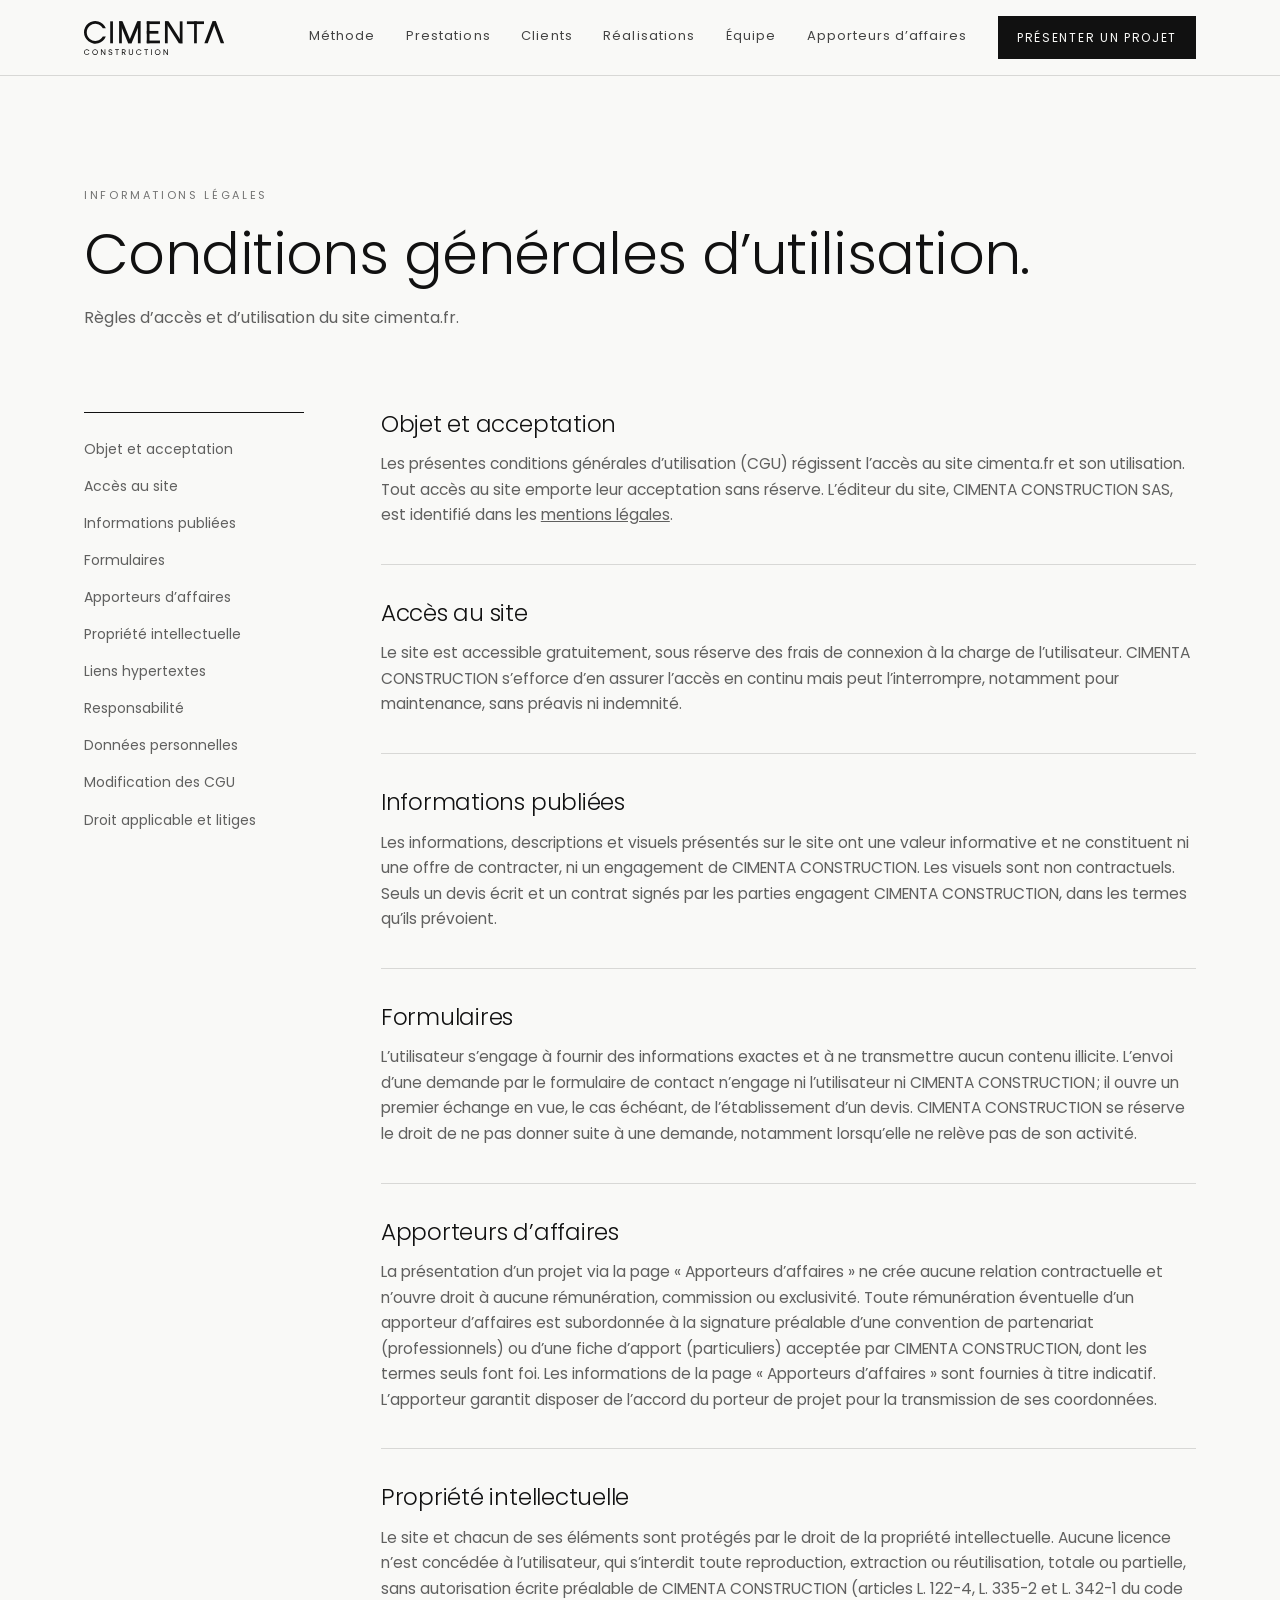
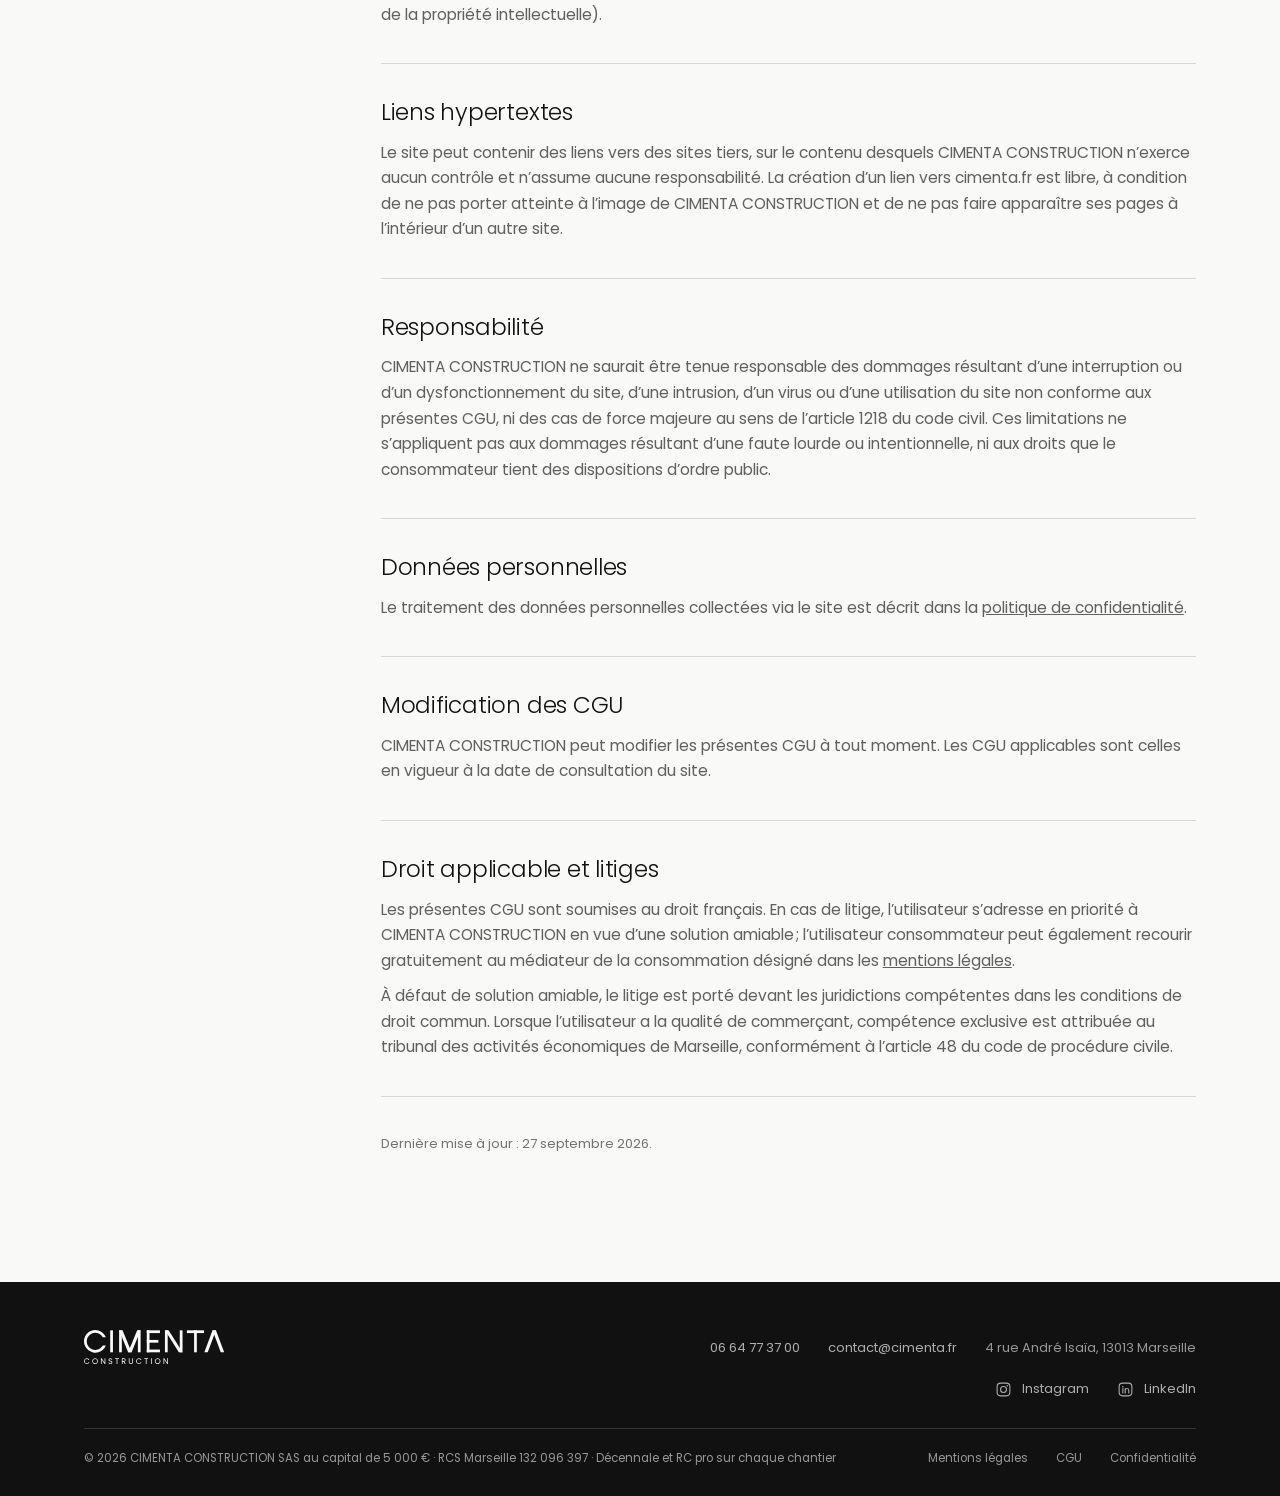
<file: conditions-generales-utilisation.html>
<!DOCTYPE html>
<html lang="fr">
<head>
  <meta charset="utf-8">
  <meta name="viewport" content="width=device-width, initial-scale=1, viewport-fit=cover">
  <title>Conditions générales d’utilisation | CIMENTA CONSTRUCTION</title>
  <meta name="description" content="Conditions générales d’utilisation du site cimenta.fr.">
  <link rel="canonical" href="https://cimenta.fr/conditions-generales-utilisation">
  <meta name="theme-color" content="#111111">
  <meta property="og:type" content="website">
  <meta property="og:locale" content="fr_FR">
  <meta property="og:site_name" content="CIMENTA CONSTRUCTION">
  <meta property="og:title" content="Conditions générales d’utilisation | CIMENTA CONSTRUCTION">
  <meta property="og:description" content="Conditions générales d’utilisation du site cimenta.fr.">
  <meta property="og:image" content="https://cimenta.fr/assets/og-cimenta-2026.png">
  <link rel="icon" href="/assets/favicon.svg" type="image/svg+xml">
  <link rel="apple-touch-icon" href="/assets/apple-touch-icon.png">
  <link rel="preload" href="/assets/fonts/poppins-latin-300-normal.woff2" as="font" type="font/woff2" crossorigin>
  <link rel="preload" href="/assets/fonts/poppins-latin-400-normal.woff2" as="font" type="font/woff2" crossorigin>
  <link rel="stylesheet" href="/assets/cimenta.css?v=20261104h">
  <script>document.documentElement.classList.add('js');</script>
</head>
<body>
  <svg class="sprite" width="0" height="0" aria-hidden="true" focusable="false"><defs><g id="logo-cimenta"><path d="M397.5,124 A206,206 0 1 0 397.5,276 L342.2,276 A156,156 0 1 1 342.2,124 Z"/><path d="M477,0 L527,0 L527,400 L477,400 Z"/><path d="M639,0 L689,0 L689,400 L639,400 Z"/><path d="M981,0 L1031,0 L1031,400 L981,400 Z"/><path d="M639,0 L701.4,0 L866.2,400 L803.8,400 Z"/><path d="M968.6,0 L1031,0 L866.2,400 L803.8,400 Z"/><path d="M1143,0 L1193,0 L1193,400 L1143,400 Z"/><path d="M1143,0 L1383,0 L1383,50 L1143,50 Z"/><path d="M1143,350 L1383,350 L1383,400 L1143,400 Z"/><path d="M1143,175 L1354.2,175 L1354.2,225 L1143,225 Z"/><path d="M1473.7,0 L1523.7,0 L1523.7,400 L1473.7,400 Z"/><path d="M1743.7,0 L1793.7,0 L1793.7,400 L1743.7,400 Z"/><path d="M1473.7,0 L1540.1,0 L1793.7,400 L1727.3,400 Z"/><path d="M1873.2,0 L2185.2,0 L2185.2,50 L1873.2,50 Z"/><path d="M2004.2,0 L2054.2,0 L2054.2,400 L2004.2,400 Z"/><path d="M2191.2,400 L2252.6,400 L2401.8,0 L2340.4,0 Z"/><path d="M2489.7,400 L2551.2,400 L2401.8,0 L2340.4,0 Z"/><path d="M50.8 508.8Q67.5 508.8 79.9 516.9Q92.3 524.9 98 539.6H82.1Q77.8 530.4 69.9 525.5Q61.9 520.5 50.8 520.5Q40.1 520.5 31.7 525.5Q23.2 530.4 18.4 539.6Q13.6 548.7 13.6 561Q13.6 573.1 18.4 582.2Q23.2 591.3 31.7 596.3Q40.1 601.2 50.8 601.2Q61.9 601.2 69.9 596.4Q77.8 591.5 82.1 582.3H98Q92.3 596.9 79.9 604.8Q67.5 612.8 50.8 612.8Q36.6 612.8 25 606.1Q13.4 599.5 6.7 587.7Q0 575.8 0 561Q0 546.1 6.7 534.2Q13.4 522.3 25 515.5Q36.6 508.8 50.8 508.8Z"/><path d="M150.7 561Q150.7 546.1 157.5 534.2Q164.3 522.3 176 515.6Q187.6 509 201.8 509Q216.1 509 227.8 515.6Q239.5 522.3 246.2 534.1Q252.9 545.9 252.9 561Q252.9 576 246.2 587.8Q239.5 599.6 227.8 606.3Q216.1 612.9 201.8 612.9Q187.6 612.9 176 606.3Q164.3 599.6 157.5 587.7Q150.7 575.8 150.7 561ZM239.3 561Q239.3 548.7 234.4 539.6Q229.6 530.4 221.1 525.5Q212.6 520.5 201.8 520.5Q191 520.5 182.5 525.5Q174.1 530.4 169.2 539.6Q164.3 548.7 164.3 561Q164.3 573.1 169.2 582.3Q174.1 591.5 182.6 596.4Q191.2 601.4 201.8 601.4Q212.5 601.4 221 596.4Q229.6 591.5 234.4 582.3Q239.3 573.1 239.3 561Z"/><path d="M388.4 611.9H375.2L321.7 530.9V611.9H308.4V510H321.7L375.2 590.9V510H388.4Z"/><path d="M446.1 584.8H460.3Q461 591.9 466.2 596.8Q471.4 601.7 481.3 601.7Q490.8 601.7 496.3 596.9Q501.8 592.2 501.8 584.8Q501.8 578.9 498.6 575.3Q495.4 571.6 490.5 569.7Q485.7 567.8 477.5 565.6Q467.5 563 461.4 560.4Q455.3 557.7 451 552.1Q446.7 546.5 446.7 537Q446.7 528.7 451 522.3Q455.2 515.8 462.9 512.3Q470.5 508.8 480.5 508.8Q494.8 508.8 503.9 516Q513 523.1 514.2 535H499.6Q498.9 529.1 493.5 524.7Q488.1 520.2 479.1 520.2Q470.8 520.2 465.6 524.5Q460.3 528.8 460.3 536.6Q460.3 542.1 463.5 545.6Q466.6 549.1 471.2 551Q475.8 552.8 484.1 555.1Q494.2 557.9 500.3 560.6Q506.4 563.3 510.8 568.9Q515.2 574.5 515.2 584.2Q515.2 591.6 511.3 598.2Q507.3 604.8 499.6 608.8Q491.8 612.9 481.3 612.9Q471.3 612.9 463.3 609.4Q455.3 605.8 450.8 599.4Q446.3 593.1 446.1 584.8Z"/><path d="M635.4 510.1V521H607.7V611.9H594.4V521H566.5V510.1Z"/><path d="M743.3 611.9 719.1 570.3H703V611.9H689.8V510.1H722.6Q734.1 510.1 742.1 514.1Q750.1 518 754 524.7Q757.9 531.5 757.9 540.1Q757.9 550.6 751.9 558.6Q745.8 566.6 733.7 569.3L759.3 611.9ZM703 559.6H722.6Q733.4 559.6 738.8 554.3Q744.2 549 744.2 540.1Q744.2 531 738.9 526.1Q733.6 521.1 722.6 521.1H703Z"/><path d="M829.5 510.1V574.5Q829.5 588.1 836.2 594.7Q842.8 601.2 854.6 601.2Q866.3 601.2 873 594.7Q879.6 588.1 879.6 574.5V510.1H892.9V574.4Q892.9 587.1 887.8 595.8Q882.7 604.5 874 608.7Q865.3 612.9 854.5 612.9Q843.7 612.9 835 608.7Q826.3 604.5 821.3 595.8Q816.2 587.1 816.2 574.4V510.1Z"/><path d="M998.9 508.8Q1015.6 508.8 1028 516.9Q1040.4 524.9 1046.1 539.6H1030.2Q1025.9 530.4 1018 525.5Q1010 520.5 998.9 520.5Q988.3 520.5 979.8 525.5Q971.3 530.4 966.5 539.6Q961.7 548.7 961.7 561Q961.7 573.1 966.5 582.2Q971.3 591.3 979.8 596.3Q988.3 601.2 998.9 601.2Q1010 601.2 1018 596.4Q1025.9 591.5 1030.2 582.3H1046.1Q1040.4 596.9 1028 604.8Q1015.6 612.8 998.9 612.8Q984.8 612.8 973.2 606.1Q961.5 599.5 954.8 587.7Q948.1 575.8 948.1 561Q948.1 546.1 954.8 534.2Q961.5 522.3 973.2 515.5Q984.8 508.8 998.9 508.8Z"/><path d="M1166.4 510.1V521H1138.7V611.9H1125.4V521H1097.5V510.1Z"/><path d="M1234.1 510.1V611.9H1220.8V510.1Z"/><path d="M1289.7 561Q1289.7 546.1 1296.5 534.2Q1303.3 522.3 1315 515.6Q1326.7 509 1340.8 509Q1355.1 509 1366.8 515.6Q1378.5 522.3 1385.2 534.1Q1391.9 545.9 1391.9 561Q1391.9 576 1385.2 587.8Q1378.5 599.6 1366.8 606.3Q1355.1 612.9 1340.8 612.9Q1326.7 612.9 1315 606.3Q1303.3 599.6 1296.5 587.7Q1289.7 575.8 1289.7 561ZM1378.3 561Q1378.3 548.7 1373.5 539.6Q1368.6 530.4 1360.1 525.5Q1351.6 520.5 1340.8 520.5Q1330 520.5 1321.6 525.5Q1313.1 530.4 1308.2 539.6Q1303.3 548.7 1303.3 561Q1303.3 573.1 1308.2 582.3Q1313.1 591.5 1321.6 596.4Q1330.2 601.4 1340.8 601.4Q1351.5 601.4 1360 596.4Q1368.6 591.5 1373.5 582.3Q1378.3 573.1 1378.3 561Z"/><path d="M1527.5 611.9H1514.2L1460.7 530.9V611.9H1447.4V510H1460.7L1514.2 590.9V510H1527.5Z"/></g></defs></svg>
  <a class="skip" href="#main">Aller au contenu</a>

  <header class="nav light" id="nav">
    <div class="wrap">
      <a class="logo" href="/" aria-label="CIMENTA CONSTRUCTION, accueil">
        <svg class="logo-svg" viewBox="0 -6.0 2551.1 619.0" aria-hidden="true" focusable="false"><use href="#logo-cimenta"/></svg>
      </a>
      <nav class="nav-links" aria-label="Navigation principale">
        <a href="/#methode">Méthode</a>
        <a href="/#prestations">Prestations</a>
        <a href="/#clients">Clients</a>
        <a href="/#realisations">Réalisations</a>
        <a href="/#equipe">Équipe</a>
        <a href="/apporteur-affaires">Apporteurs d’affaires</a>
        <a class="btn" href="/#contact">Présenter un projet</a>
      </nav>
      <button class="burger" id="burger" type="button" aria-label="Ouvrir le menu" aria-expanded="false" aria-controls="drawer">
        <span></span><span></span>
      </button>
    </div>
  </header>

  <div class="drawer dark" id="drawer" aria-hidden="true">
    <nav aria-label="Navigation mobile">
      <a href="/">Accueil</a>
      <a href="/#methode">Méthode</a>
      <a href="/#prestations">Prestations</a>
      <a href="/#realisations">Réalisations</a>
      <a href="/#equipe">Équipe</a>
      <a href="/apporteur-affaires">Apporteurs d’affaires</a>
      <a href="/#contact">Contact</a>
    </nav>
    <div class="drawer-foot">
      <a class="btn btn-solid" href="/#contact">Présenter un projet <span class="arr" aria-hidden="true">→</span></a>
      <a href="mailto:contact@cimenta.fr">contact@cimenta.fr</a>
      <a href="tel:+33664773700">06 64 77 37 00</a>
    </div>
  </div>

  <main id="main" class="legal">
    <div class="wrap">
      <p class="label">Informations légales</p>
      <h1 style="margin-top:20px">Conditions générales d’utilisation.</h1>
      <p class="intro">Règles d’accès et d’utilisation du site cimenta.fr.</p>
      <div class="legal-grid">
        <nav class="toc" aria-label="Sommaire"><a href="#objet">Objet et acceptation</a><a href="#acces">Accès au site</a><a href="#informations">Informations publiées</a><a href="#formulaires">Formulaires</a><a href="#apporteurs">Apporteurs d’affaires</a><a href="#propriete">Propriété intellectuelle</a><a href="#liens">Liens hypertextes</a><a href="#responsabilite">Responsabilité</a><a href="#donnees">Données personnelles</a><a href="#modification">Modification des CGU</a><a href="#litiges">Droit applicable et litiges</a></nav>
        <article><section id="objet"><h2>Objet et acceptation</h2><p>Les présentes conditions générales d’utilisation (CGU) régissent l’accès au site cimenta.fr et son utilisation. Tout accès au site emporte leur acceptation sans réserve. L’éditeur du site, CIMENTA CONSTRUCTION SAS, est identifié dans les <a href="/mentions-legales">mentions légales</a>.</p></section><section id="acces"><h2>Accès au site</h2><p>Le site est accessible gratuitement, sous réserve des frais de connexion à la charge de l’utilisateur. CIMENTA CONSTRUCTION s’efforce d’en assurer l’accès en continu mais peut l’interrompre, notamment pour maintenance, sans préavis ni indemnité.</p></section><section id="informations"><h2>Informations publiées</h2><p>Les informations, descriptions et visuels présentés sur le site ont une valeur informative et ne constituent ni une offre de contracter, ni un engagement de CIMENTA CONSTRUCTION. Les visuels sont non contractuels. Seuls un devis écrit et un contrat signés par les parties engagent CIMENTA CONSTRUCTION, dans les termes qu’ils prévoient.</p></section><section id="formulaires"><h2>Formulaires</h2><p>L’utilisateur s’engage à fournir des informations exactes et à ne transmettre aucun contenu illicite. L’envoi d’une demande par le formulaire de contact n’engage ni l’utilisateur ni CIMENTA CONSTRUCTION ; il ouvre un premier échange en vue, le cas échéant, de l’établissement d’un devis. CIMENTA CONSTRUCTION se réserve le droit de ne pas donner suite à une demande, notamment lorsqu’elle ne relève pas de son activité.</p></section><section id="apporteurs"><h2>Apporteurs d’affaires</h2><p>La présentation d’un projet via la page « Apporteurs d’affaires » ne crée aucune relation contractuelle et n’ouvre droit à aucune rémunération, commission ou exclusivité. Toute rémunération éventuelle d’un apporteur d’affaires est subordonnée à la signature préalable d’une convention de partenariat (professionnels) ou d’une fiche d’apport (particuliers) acceptée par CIMENTA CONSTRUCTION, dont les termes seuls font foi. Les informations de la page « Apporteurs d’affaires » sont fournies à titre indicatif. L’apporteur garantit disposer de l’accord du porteur de projet pour la transmission de ses coordonnées.</p></section><section id="propriete"><h2>Propriété intellectuelle</h2><p>Le site et chacun de ses éléments sont protégés par le droit de la propriété intellectuelle. Aucune licence n’est concédée à l’utilisateur, qui s’interdit toute reproduction, extraction ou réutilisation, totale ou partielle, sans autorisation écrite préalable de CIMENTA CONSTRUCTION (articles L. 122-4, L. 335-2 et L. 342-1 du code de la propriété intellectuelle).</p></section><section id="liens"><h2>Liens hypertextes</h2><p>Le site peut contenir des liens vers des sites tiers, sur le contenu desquels CIMENTA CONSTRUCTION n’exerce aucun contrôle et n’assume aucune responsabilité. La création d’un lien vers cimenta.fr est libre, à condition de ne pas porter atteinte à l’image de CIMENTA CONSTRUCTION et de ne pas faire apparaître ses pages à l’intérieur d’un autre site.</p></section><section id="responsabilite"><h2>Responsabilité</h2><p>CIMENTA CONSTRUCTION ne saurait être tenue responsable des dommages résultant d’une interruption ou d’un dysfonctionnement du site, d’une intrusion, d’un virus ou d’une utilisation du site non conforme aux présentes CGU, ni des cas de force majeure au sens de l’article 1218 du code civil. Ces limitations ne s’appliquent pas aux dommages résultant d’une faute lourde ou intentionnelle, ni aux droits que le consommateur tient des dispositions d’ordre public.</p></section><section id="donnees"><h2>Données personnelles</h2><p>Le traitement des données personnelles collectées via le site est décrit dans la <a href="/politique-confidentialite">politique de confidentialité</a>.</p></section><section id="modification"><h2>Modification des CGU</h2><p>CIMENTA CONSTRUCTION peut modifier les présentes CGU à tout moment. Les CGU applicables sont celles en vigueur à la date de consultation du site.</p></section><section id="litiges"><h2>Droit applicable et litiges</h2><p>Les présentes CGU sont soumises au droit français. En cas de litige, l’utilisateur s’adresse en priorité à CIMENTA CONSTRUCTION en vue d’une solution amiable ; l’utilisateur consommateur peut également recourir gratuitement au médiateur de la consommation désigné dans les <a href="/mentions-legales#mediation">mentions légales</a>.</p><p>À défaut de solution amiable, le litige est porté devant les juridictions compétentes dans les conditions de droit commun. Lorsque l’utilisateur a la qualité de commerçant, compétence exclusive est attribuée au tribunal des activités économiques de Marseille, conformément à l’article 48 du code de procédure civile.</p></section><p class="updated">Dernière mise à jour : 27 septembre 2026.</p></article>
      </div>
    </div>
  </main>

  <footer class="footer dark">
    <div class="wrap">
      <div class="f-top">
        <a class="logo" href="/" aria-label="CIMENTA CONSTRUCTION, accueil"><svg class="logo-svg" viewBox="0 -6.0 2551.1 619.0" aria-hidden="true" focusable="false"><use href="#logo-cimenta"/></svg></a>
        <p class="f-info"><a href="tel:+33664773700">06 64 77 37 00</a><a href="mailto:contact@cimenta.fr">contact@cimenta.fr</a><span>4 rue André Isaïa, 13013 Marseille</span></p>
      </div>
        <p class="f-social"><a href="https://www.instagram.com/cimenta.construction/" target="_blank" rel="noopener" aria-label="Suivez-nous sur Instagram (nouvel onglet)"><svg viewBox="0 0 24 24" width="17" height="17" aria-hidden="true" focusable="false"><rect x="3" y="3" width="18" height="18" rx="5" fill="none" stroke="currentColor" stroke-width="1.5"/><circle cx="12" cy="12" r="4.2" fill="none" stroke="currentColor" stroke-width="1.5"/><circle cx="17.3" cy="6.7" r="1.1" fill="currentColor"/></svg><span>Instagram</span></a><a href="https://www.linkedin.com/company/146768289/" target="_blank" rel="noopener" aria-label="Suivez-nous sur LinkedIn (nouvel onglet)"><svg viewBox="0 0 24 24" width="17" height="17" aria-hidden="true" focusable="false"><rect x="3" y="3" width="18" height="18" rx="5" fill="none" stroke="currentColor" stroke-width="1.5"/><circle cx="8.3" cy="8" r="1.1" fill="currentColor"/><path d="M8.3 10.6v6.2M11.6 16.8v-6.2M11.6 13.4c0-1.7 1.1-2.8 2.6-2.8s2.4 1 2.4 2.8v3.4" fill="none" stroke="currentColor" stroke-width="1.5" stroke-linecap="round"/></svg><span>LinkedIn</span></a></p>
      <div class="f-bottom">
        <span class="f-id"><span class="f-l">© <span id="year">2026</span> CIMENTA CONSTRUCTION SAS au capital de 5&nbsp;000&nbsp;€</span><span class="f-sep"> · </span><span class="f-l">RCS Marseille 132&nbsp;096&nbsp;397</span><span class="f-sep"> · </span><a class="f-l" href="/mentions-legales#assurances">Décennale et RC pro sur chaque chantier</a></span>
        <span class="f-legal"><a href="/mentions-legales">Mentions légales</a><a href="/conditions-generales-utilisation">CGU</a><a href="/politique-confidentialite">Confidentialité</a></span>
      </div>
    </div>
  </footer>

  <a class="callbar" id="callbar" href="tel:+33664773700" aria-label="Appeler CIMENTA CONSTRUCTION"><svg viewBox="0 0 24 24" width="16" height="16" aria-hidden="true"><path fill="none" stroke="currentColor" stroke-width="1.4" d="M6.6 3.5h3l1.5 4-2 1.3a11 11 0 0 0 6.1 6.1l1.3-2 4 1.5v3A2 2 0 0 1 18.4 19.5 15.9 15.9 0 0 1 4.5 5.6 2 2 0 0 1 6.6 3.5z"/></svg><span>Appeler</span></a>
  <script src="/assets/cimenta.js?v=20261104h" defer></script>
</body>
</html>
</file>
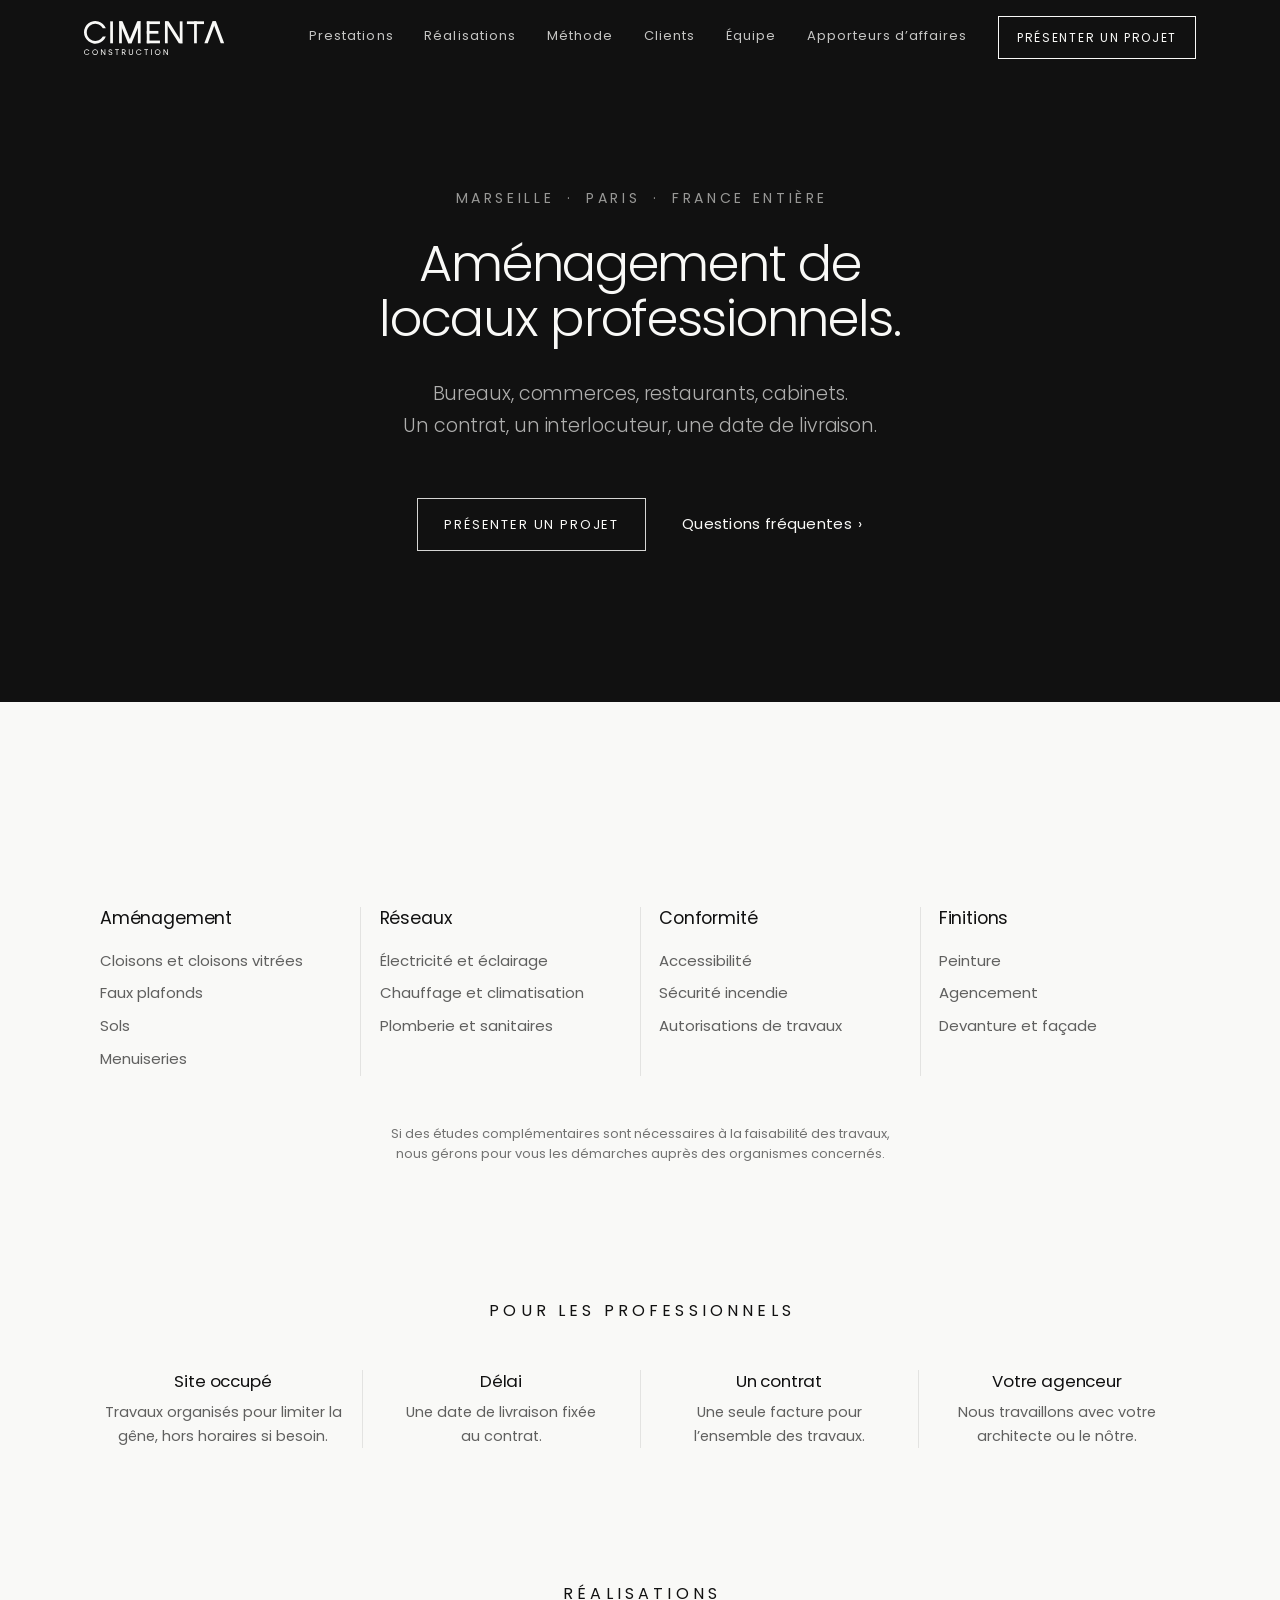
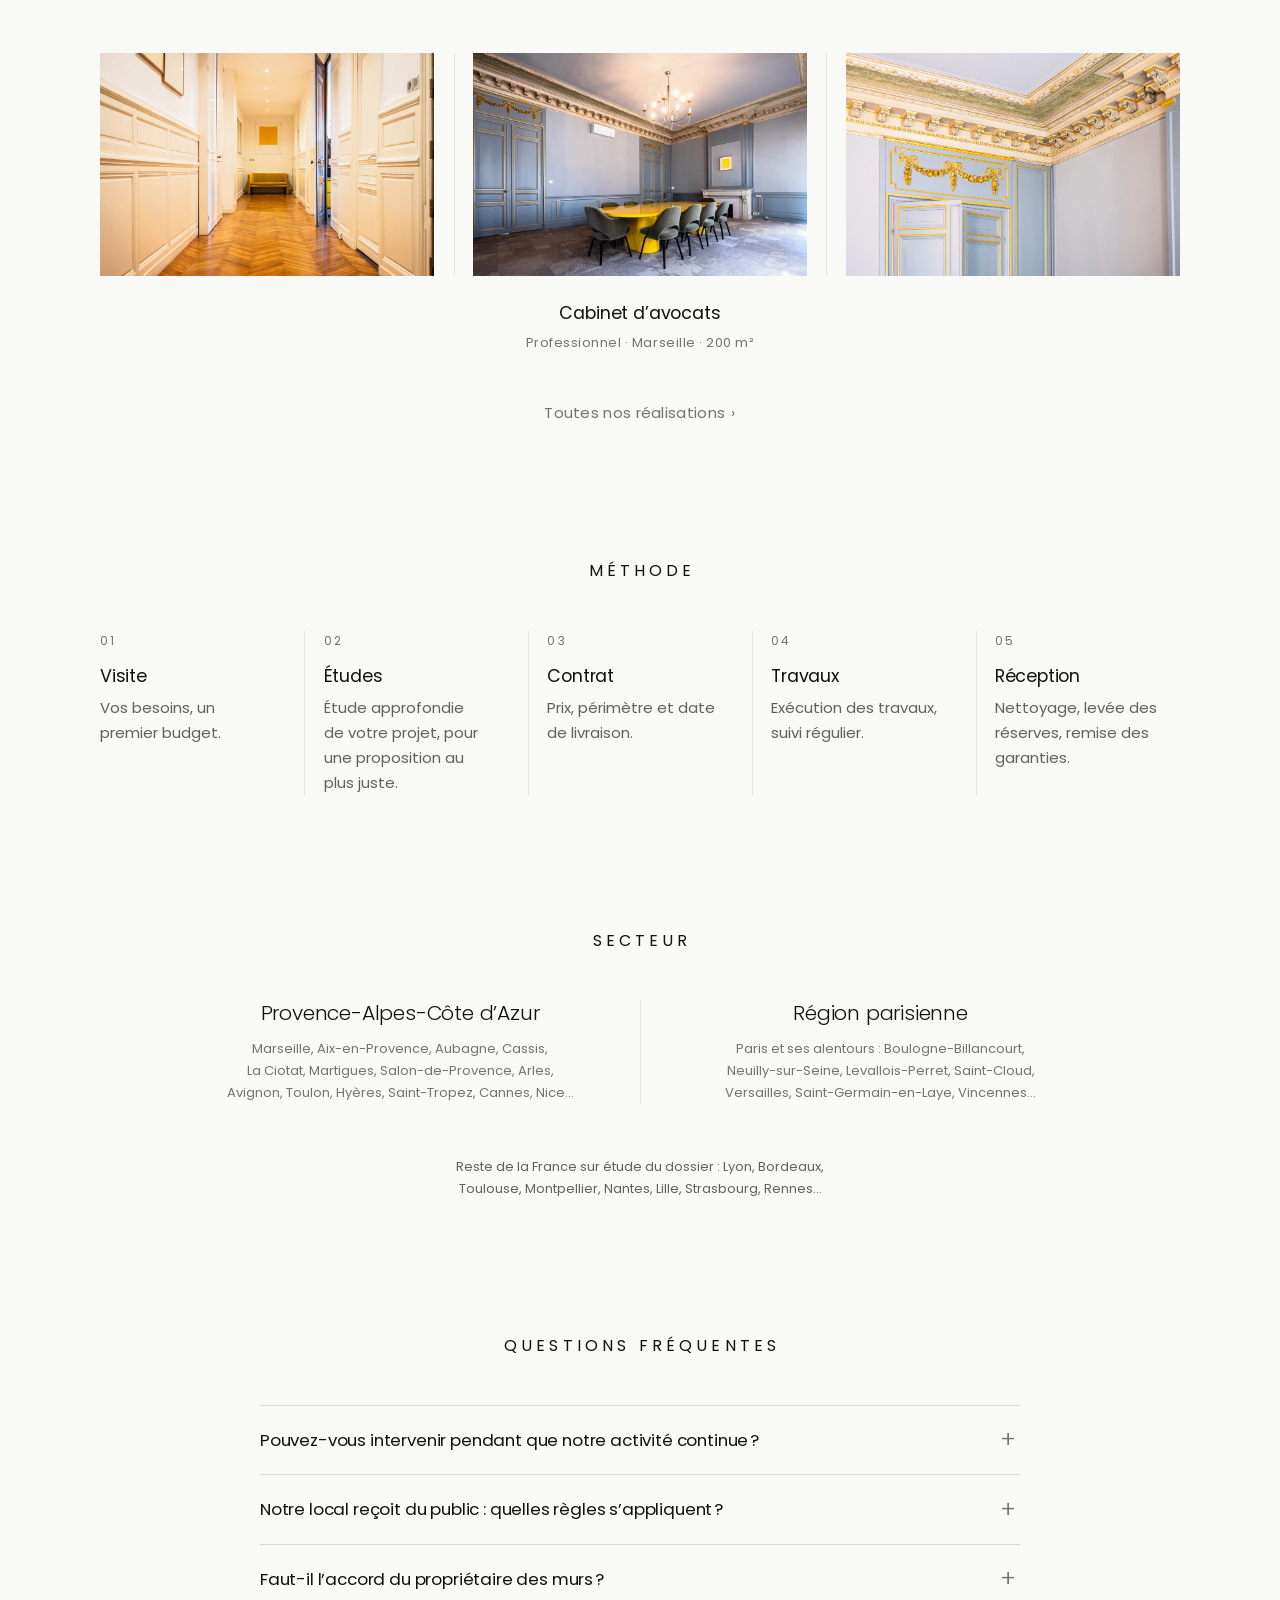
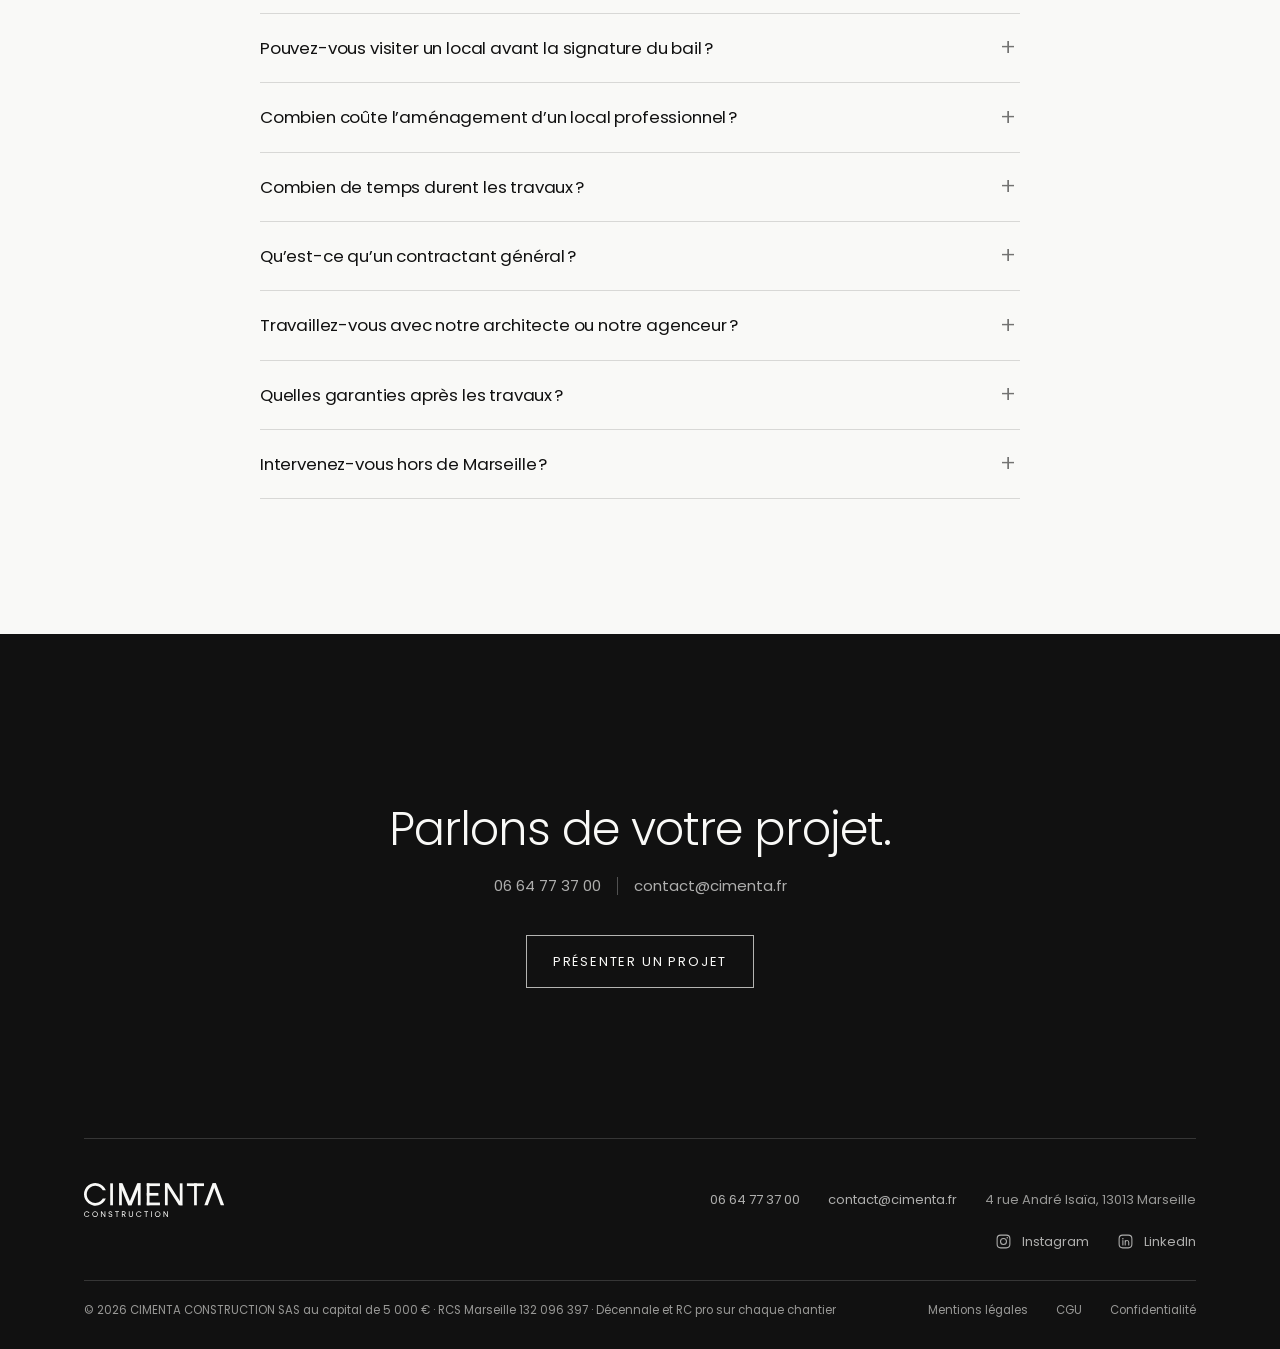
<file: locaux-professionnels-marseille.html>
<!DOCTYPE html>
<html lang="fr">
<head>
  <meta charset="utf-8">
  <meta name="viewport" content="width=device-width, initial-scale=1, viewport-fit=cover">
  <title>Aménagement de locaux professionnels à Marseille | CIMENTA CONSTRUCTION</title>
  <meta name="description" content="Aménagement et rénovation de locaux professionnels à Marseille par CIMENTA CONSTRUCTION, contractant général tous corps d’état : bureaux, commerces, restaurants, cabinets. Un contrat, un interlocuteur, une date de livraison.">
  <link rel="canonical" href="https://cimenta.fr/locaux-professionnels-marseille">
  <meta name="theme-color" content="#111111">
  <meta property="og:type" content="website">
  <meta property="og:locale" content="fr_FR">
  <meta property="og:site_name" content="CIMENTA CONSTRUCTION">
  <meta property="og:title" content="Aménagement de locaux professionnels à Marseille | CIMENTA CONSTRUCTION">
  <meta property="og:description" content="Aménagement et rénovation de locaux professionnels à Marseille par CIMENTA CONSTRUCTION, contractant général tous corps d’état : bureaux, commerces, restaurants, cabinets. Un contrat, un interlocuteur, une date de livraison.">
  <meta property="og:url" content="https://cimenta.fr/locaux-professionnels-marseille">
  <meta property="og:image" content="https://cimenta.fr/assets/og-cimenta-2026.png">
  <link rel="icon" href="/assets/favicon.svg" type="image/svg+xml">
  <link rel="apple-touch-icon" href="/assets/apple-touch-icon.png">
  <link rel="preload" href="/assets/fonts/poppins-latin-300-normal.woff2" as="font" type="font/woff2" crossorigin>
  <link rel="preload" href="/assets/fonts/poppins-latin-400-normal.woff2" as="font" type="font/woff2" crossorigin>
  <link rel="stylesheet" href="/assets/cimenta.css?v=20261104h">
  <script>document.documentElement.classList.add('js');</script>
  <script type="application/ld+json">
{
  "@context": "https://schema.org",
  "@type": "Service",
  "name": "Aménagement de locaux professionnels à Marseille",
  "serviceType": "Aménagement et rénovation de locaux professionnels tous corps d'état",
  "url": "https://cimenta.fr/locaux-professionnels-marseille",
  "description": "Aménagement et rénovation de locaux professionnels à Marseille par CIMENTA CONSTRUCTION, contractant général tous corps d'état : bureaux, commerces, restaurants, cabinets. Un contrat, un interlocuteur, une date de livraison.",
  "provider": {
    "@type": "GeneralContractor",
    "name": "CIMENTA CONSTRUCTION",
    "url": "https://cimenta.fr/",
    "telephone": "+33 6 64 77 37 00"
  },
  "areaServed": [
    {
      "@type": "City",
      "name": "Marseille"
    },
    {
      "@type": "City",
      "name": "Aix-en-Provence"
    },
    {
      "@type": "City",
      "name": "Cassis"
    },
    {
      "@type": "City",
      "name": "Toulon"
    },
    {
      "@type": "AdministrativeArea",
      "name": "Bouches-du-Rhône"
    },
    {
      "@type": "AdministrativeArea",
      "name": "Provence-Alpes-Côte d'Azur"
    },
    {
      "@type": "City",
      "name": "Paris"
    },
    {
      "@type": "AdministrativeArea",
      "name": "Île-de-France"
    }
  ]
}
  </script>
  <script type="application/ld+json">
{
  "@context": "https://schema.org",
  "@type": "FAQPage",
  "mainEntity": [
    {
      "@type": "Question",
      "name": "Pouvez-vous intervenir pendant que notre activité continue ?",
      "acceptedAnswer": {
        "@type": "Answer",
        "text": "Souvent oui. Le chantier peut être organisé par zones, en horaires décalés ou pendant vos périodes de fermeture, selon votre activité. Ces conditions sont définies avant la signature du contrat."
      }
    },
    {
      "@type": "Question",
      "name": "Notre local reçoit du public : quelles règles s'appliquent ?",
      "acceptedAnswer": {
        "@type": "Answer",
        "text": "Un local qui accueille du public (commerce, restaurant, cabinet) doit respecter des règles d'accessibilité et de sécurité incendie. Selon les travaux, une autorisation est à déposer en mairie avant de commencer. Nous le vérifions dès les études et préparons le dossier."
      }
    },
    {
      "@type": "Question",
      "name": "Faut-il l'accord du propriétaire des murs ?",
      "acceptedAnswer": {
        "@type": "Answer",
        "text": "Si vous êtes locataire, votre bail précise en général les travaux soumis à l'accord du bailleur, notamment ceux qui touchent la structure, la façade ou les réseaux. Mieux vaut l'obtenir avant de lancer le projet. Nous vous fournissons les plans et le descriptif nécessaires."
      }
    },
    {
      "@type": "Question",
      "name": "Pouvez-vous visiter un local avant la signature du bail ?",
      "acceptedAnswer": {
        "@type": "Answer",
        "text": "Oui. Nous visitons le local avec vous et vous donnons un premier budget de travaux, pour vous aider à décider avant de vous engager."
      }
    },
    {
      "@type": "Question",
      "name": "Combien coûte l'aménagement d'un local professionnel ?",
      "acceptedAnswer": {
        "@type": "Answer",
        "text": "Le budget dépend de la surface, de l'état du local, de votre activité et du niveau de finition. Après la visite, nous vous donnons un premier budget. Après les études, une proposition détaillée fixe le prix, le périmètre et la date de livraison."
      }
    },
    {
      "@type": "Question",
      "name": "Combien de temps durent les travaux ?",
      "acceptedAnswer": {
        "@type": "Answer",
        "text": "La durée dépend de l'ampleur des travaux et des autorisations éventuelles. Elle est fixée au contrat, avec une date de livraison, pour que vous puissiez organiser votre ouverture ou votre retour dans les lieux."
      }
    },
    {
      "@type": "Question",
      "name": "Qu'est-ce qu'un contractant général ?",
      "acceptedAnswer": {
        "@type": "Answer",
        "text": "C'est une entreprise qui signe avec vous un contrat unique pour l'ensemble des travaux, tous corps d'état. Vous avez un seul interlocuteur et une seule facture, de l'ouverture du chantier jusqu'au terme des garanties."
      }
    },
    {
      "@type": "Question",
      "name": "Travaillez-vous avec notre architecte ou notre agenceur ?",
      "acceptedAnswer": {
        "@type": "Answer",
        "text": "Oui. Nous pouvons aussi vous proposer nos architectes partenaires."
      }
    },
    {
      "@type": "Question",
      "name": "Quelles garanties après les travaux ?",
      "acceptedAnswer": {
        "@type": "Answer",
        "text": "Responsabilité civile pendant le chantier, puis, après la réception : parfait achèvement (1 an), garantie biennale (2 ans) et décennale (10 ans)."
      }
    },
    {
      "@type": "Question",
      "name": "Intervenez-vous hors de Marseille ?",
      "acceptedAnswer": {
        "@type": "Answer",
        "text": "Oui, en Provence-Alpes-Côte d'Azur, en région parisienne, et partout en France sur étude du projet."
      }
    }
  ]
}
  </script>
  <script type="application/ld+json">
{
  "@context": "https://schema.org",
  "@type": "BreadcrumbList",
  "itemListElement": [
    {
      "@type": "ListItem",
      "position": 1,
      "name": "Accueil",
      "item": "https://cimenta.fr/"
    },
    {
      "@type": "ListItem",
      "position": 2,
      "name": "Aménagement de locaux professionnels à Marseille",
      "item": "https://cimenta.fr/locaux-professionnels-marseille"
    }
  ]
}
  </script>
</head>
<body>
  <svg class="sprite" width="0" height="0" aria-hidden="true" focusable="false"><defs><g id="logo-cimenta"><path d="M397.5,124 A206,206 0 1 0 397.5,276 L342.2,276 A156,156 0 1 1 342.2,124 Z"/><path d="M477,0 L527,0 L527,400 L477,400 Z"/><path d="M639,0 L689,0 L689,400 L639,400 Z"/><path d="M981,0 L1031,0 L1031,400 L981,400 Z"/><path d="M639,0 L701.4,0 L866.2,400 L803.8,400 Z"/><path d="M968.6,0 L1031,0 L866.2,400 L803.8,400 Z"/><path d="M1143,0 L1193,0 L1193,400 L1143,400 Z"/><path d="M1143,0 L1383,0 L1383,50 L1143,50 Z"/><path d="M1143,350 L1383,350 L1383,400 L1143,400 Z"/><path d="M1143,175 L1354.2,175 L1354.2,225 L1143,225 Z"/><path d="M1473.7,0 L1523.7,0 L1523.7,400 L1473.7,400 Z"/><path d="M1743.7,0 L1793.7,0 L1793.7,400 L1743.7,400 Z"/><path d="M1473.7,0 L1540.1,0 L1793.7,400 L1727.3,400 Z"/><path d="M1873.2,0 L2185.2,0 L2185.2,50 L1873.2,50 Z"/><path d="M2004.2,0 L2054.2,0 L2054.2,400 L2004.2,400 Z"/><path d="M2191.2,400 L2252.6,400 L2401.8,0 L2340.4,0 Z"/><path d="M2489.7,400 L2551.2,400 L2401.8,0 L2340.4,0 Z"/><path d="M50.8 508.8Q67.5 508.8 79.9 516.9Q92.3 524.9 98 539.6H82.1Q77.8 530.4 69.9 525.5Q61.9 520.5 50.8 520.5Q40.1 520.5 31.7 525.5Q23.2 530.4 18.4 539.6Q13.6 548.7 13.6 561Q13.6 573.1 18.4 582.2Q23.2 591.3 31.7 596.3Q40.1 601.2 50.8 601.2Q61.9 601.2 69.9 596.4Q77.8 591.5 82.1 582.3H98Q92.3 596.9 79.9 604.8Q67.5 612.8 50.8 612.8Q36.6 612.8 25 606.1Q13.4 599.5 6.7 587.7Q0 575.8 0 561Q0 546.1 6.7 534.2Q13.4 522.3 25 515.5Q36.6 508.8 50.8 508.8Z"/><path d="M150.7 561Q150.7 546.1 157.5 534.2Q164.3 522.3 176 515.6Q187.6 509 201.8 509Q216.1 509 227.8 515.6Q239.5 522.3 246.2 534.1Q252.9 545.9 252.9 561Q252.9 576 246.2 587.8Q239.5 599.6 227.8 606.3Q216.1 612.9 201.8 612.9Q187.6 612.9 176 606.3Q164.3 599.6 157.5 587.7Q150.7 575.8 150.7 561ZM239.3 561Q239.3 548.7 234.4 539.6Q229.6 530.4 221.1 525.5Q212.6 520.5 201.8 520.5Q191 520.5 182.5 525.5Q174.1 530.4 169.2 539.6Q164.3 548.7 164.3 561Q164.3 573.1 169.2 582.3Q174.1 591.5 182.6 596.4Q191.2 601.4 201.8 601.4Q212.5 601.4 221 596.4Q229.6 591.5 234.4 582.3Q239.3 573.1 239.3 561Z"/><path d="M388.4 611.9H375.2L321.7 530.9V611.9H308.4V510H321.7L375.2 590.9V510H388.4Z"/><path d="M446.1 584.8H460.3Q461 591.9 466.2 596.8Q471.4 601.7 481.3 601.7Q490.8 601.7 496.3 596.9Q501.8 592.2 501.8 584.8Q501.8 578.9 498.6 575.3Q495.4 571.6 490.5 569.7Q485.7 567.8 477.5 565.6Q467.5 563 461.4 560.4Q455.3 557.7 451 552.1Q446.7 546.5 446.7 537Q446.7 528.7 451 522.3Q455.2 515.8 462.9 512.3Q470.5 508.8 480.5 508.8Q494.8 508.8 503.9 516Q513 523.1 514.2 535H499.6Q498.9 529.1 493.5 524.7Q488.1 520.2 479.1 520.2Q470.8 520.2 465.6 524.5Q460.3 528.8 460.3 536.6Q460.3 542.1 463.5 545.6Q466.6 549.1 471.2 551Q475.8 552.8 484.1 555.1Q494.2 557.9 500.3 560.6Q506.4 563.3 510.8 568.9Q515.2 574.5 515.2 584.2Q515.2 591.6 511.3 598.2Q507.3 604.8 499.6 608.8Q491.8 612.9 481.3 612.9Q471.3 612.9 463.3 609.4Q455.3 605.8 450.8 599.4Q446.3 593.1 446.1 584.8Z"/><path d="M635.4 510.1V521H607.7V611.9H594.4V521H566.5V510.1Z"/><path d="M743.3 611.9 719.1 570.3H703V611.9H689.8V510.1H722.6Q734.1 510.1 742.1 514.1Q750.1 518 754 524.7Q757.9 531.5 757.9 540.1Q757.9 550.6 751.9 558.6Q745.8 566.6 733.7 569.3L759.3 611.9ZM703 559.6H722.6Q733.4 559.6 738.8 554.3Q744.2 549 744.2 540.1Q744.2 531 738.9 526.1Q733.6 521.1 722.6 521.1H703Z"/><path d="M829.5 510.1V574.5Q829.5 588.1 836.2 594.7Q842.8 601.2 854.6 601.2Q866.3 601.2 873 594.7Q879.6 588.1 879.6 574.5V510.1H892.9V574.4Q892.9 587.1 887.8 595.8Q882.7 604.5 874 608.7Q865.3 612.9 854.5 612.9Q843.7 612.9 835 608.7Q826.3 604.5 821.3 595.8Q816.2 587.1 816.2 574.4V510.1Z"/><path d="M998.9 508.8Q1015.6 508.8 1028 516.9Q1040.4 524.9 1046.1 539.6H1030.2Q1025.9 530.4 1018 525.5Q1010 520.5 998.9 520.5Q988.3 520.5 979.8 525.5Q971.3 530.4 966.5 539.6Q961.7 548.7 961.7 561Q961.7 573.1 966.5 582.2Q971.3 591.3 979.8 596.3Q988.3 601.2 998.9 601.2Q1010 601.2 1018 596.4Q1025.9 591.5 1030.2 582.3H1046.1Q1040.4 596.9 1028 604.8Q1015.6 612.8 998.9 612.8Q984.8 612.8 973.2 606.1Q961.5 599.5 954.8 587.7Q948.1 575.8 948.1 561Q948.1 546.1 954.8 534.2Q961.5 522.3 973.2 515.5Q984.8 508.8 998.9 508.8Z"/><path d="M1166.4 510.1V521H1138.7V611.9H1125.4V521H1097.5V510.1Z"/><path d="M1234.1 510.1V611.9H1220.8V510.1Z"/><path d="M1289.7 561Q1289.7 546.1 1296.5 534.2Q1303.3 522.3 1315 515.6Q1326.7 509 1340.8 509Q1355.1 509 1366.8 515.6Q1378.5 522.3 1385.2 534.1Q1391.9 545.9 1391.9 561Q1391.9 576 1385.2 587.8Q1378.5 599.6 1366.8 606.3Q1355.1 612.9 1340.8 612.9Q1326.7 612.9 1315 606.3Q1303.3 599.6 1296.5 587.7Q1289.7 575.8 1289.7 561ZM1378.3 561Q1378.3 548.7 1373.5 539.6Q1368.6 530.4 1360.1 525.5Q1351.6 520.5 1340.8 520.5Q1330 520.5 1321.6 525.5Q1313.1 530.4 1308.2 539.6Q1303.3 548.7 1303.3 561Q1303.3 573.1 1308.2 582.3Q1313.1 591.5 1321.6 596.4Q1330.2 601.4 1340.8 601.4Q1351.5 601.4 1360 596.4Q1368.6 591.5 1373.5 582.3Q1378.3 573.1 1378.3 561Z"/><path d="M1527.5 611.9H1514.2L1460.7 530.9V611.9H1447.4V510H1460.7L1514.2 590.9V510H1527.5Z"/></g></defs></svg>
  <a class="skip" href="#main">Aller au contenu</a>

  <header class="nav" id="nav">
    <div class="wrap">
      <a class="logo" href="/" aria-label="CIMENTA CONSTRUCTION, accueil">
        <svg class="logo-svg" viewBox="0 -6.0 2551.1 619.0" aria-hidden="true" focusable="false"><use href="#logo-cimenta"/></svg>
      </a>
      <nav class="nav-links" aria-label="Navigation principale">
        <a href="/#prestations">Prestations</a>
        <a href="/#realisations">Réalisations</a>
        <a href="/#methode">Méthode</a>
        <a href="/#clients">Clients</a>
        <a href="/#equipe">Équipe</a>
        <a href="/apporteur-affaires">Apporteurs d’affaires</a>
        <a class="btn" href="#formulaire" data-open-form>Présenter un projet</a>
      </nav>
      <button class="burger" id="burger" type="button" aria-label="Ouvrir le menu" aria-expanded="false" aria-controls="drawer">
        <span></span><span></span>
      </button>
    </div>
  </header>

  <div class="drawer dark" id="drawer" aria-hidden="true">
    <nav aria-label="Navigation mobile">
      <a href="/">Accueil</a>
      <a href="/#prestations">Prestations</a>
      <a href="/#realisations">Réalisations</a>
      <a href="/#methode">Méthode</a>
      <a href="/#clients">Clients</a>
      <a href="/#equipe">Équipe</a>
      <a href="/apporteur-affaires">Apporteurs d’affaires</a>
      <a href="#contact">Contact</a>
    </nav>
    <div class="drawer-foot">
      <a class="btn btn-solid" href="#formulaire" data-open-form>Présenter un projet <span class="arr" aria-hidden="true">→</span></a>
      <a href="mailto:contact@cimenta.fr">contact@cimenta.fr</a>
      <a href="tel:+33664773700">06 64 77 37 00</a>
    </div>
  </div>

  <main id="main">
    <section class="hero-a ap-hero pg-pro dark" aria-labelledby="pg-title">
      <div class="wrap">
        <p class="ap-label ap-zones"><span>Marseille</span><span>Paris</span><span>France entière</span></p>
        <h1 id="pg-title">Aménagement de<br>locaux professionnels.</h1>
        <p class="sub"><span class="sl">Bureaux, commerces, restaurants, cabinets.</span><span class="sl">Un contrat, un interlocuteur, une date de livraison.</span></p>
        <div class="ha-links">
          <a class="btn btn-solid" href="#formulaire" data-open-form>Présenter un projet</a>
          <a class="alink" href="#questions">Questions fréquentes <span aria-hidden="true">›</span></a>
        </div>
      </div>
    </section>

    <section class="msec" id="prestations" aria-labelledby="pr-title">
      <div class="wrap">
        <h2 id="pr-title" data-reveal>Prestations</h2>
        <div class="mgrid c4" data-reveal>
          <div><h3>Aménagement</h3><ul class="plain"><li>Cloisons et cloisons vitrées</li><li>Faux plafonds</li><li>Sols</li><li>Menuiseries</li></ul></div>
          <div><h3>Réseaux</h3><ul class="plain"><li>Électricité et éclairage</li><li>Chauffage et climatisation</li><li>Plomberie et sanitaires</li></ul></div>
          <div><h3>Conformité</h3><ul class="plain"><li>Accessibilité</li><li>Sécurité incendie</li><li>Autorisations de travaux</li></ul></div>
          <div><h3>Finitions</h3><ul class="plain"><li>Peinture</li><li>Agencement</li><li>Devanture et façade</li></ul></div>
        </div>
        <p class="foot-note presta-note" data-reveal><span class="pn-l">Si des études complémentaires sont nécessaires à la faisabilité des travaux,</span> <span class="pn-l">nous gérons pour vous les démarches auprès des organismes concernés.</span></p>
      </div>
    </section>

    <section class="msec" id="professionnels" aria-labelledby="pro-title">
      <div class="wrap">
        <h2 id="pro-title" data-reveal>Pour les professionnels</h2>
        <div class="about-points" data-reveal>
          <div><h3>Site occupé</h3><p>Travaux organisés pour limiter la gêne, hors horaires si besoin.</p></div>
          <div><h3>Délai</h3><p>Une date de livraison fixée au contrat.</p></div>
          <div><h3>Un contrat</h3><p>Une seule facture pour l’ensemble des travaux.</p></div>
          <div><h3>Votre agenceur</h3><p>Nous travaillons avec votre architecte ou le nôtre.</p></div>
        </div>
      </div>
    </section>

    <section class="msec" id="realisations-pro" aria-labelledby="apt-title">
      <div class="wrap">
        <h2 id="apt-title" data-reveal>Réalisations</h2>
        <div class="mgrid c3 pg-apts" data-reveal>
          <a class="pg-apt" href="/#rx-cabinet"><figure><img src="/assets/realisations/cabinet-1-1000.webp" alt="Cabinet d’avocats, rénovation à Marseille" width="1000" height="667" loading="lazy" decoding="async"></figure></a>
          <a class="pg-apt" href="/#rx-cabinet"><figure><img src="/assets/realisations/cabinet-2-1000.webp" alt="Cabinet d’avocats, rénovation à Marseille" width="1000" height="667" loading="lazy" decoding="async"></figure></a>
          <a class="pg-apt" href="/#rx-cabinet"><figure><img src="/assets/realisations/cabinet-5-1000.webp" alt="Cabinet d’avocats, rénovation à Marseille" width="1000" height="667" loading="lazy" decoding="async"></figure></a>
        </div>
        <div class="pg-cap" data-reveal><h3>Cabinet d’avocats</h3><p>Professionnel · Marseille · 200 m²</p></div>
        <p class="foot-note" data-reveal><a class="alink" href="/#realisations">Toutes nos réalisations <span aria-hidden="true">›</span></a></p>
      </div>
    </section>

    <section class="msec" id="methode" aria-labelledby="me-title">
      <div class="wrap">
        <h2 id="me-title" data-reveal>Méthode</h2>
        <ol class="mgrid c5" data-reveal>
          <li><span class="n">01</span><h3>Visite</h3><p>Vos besoins, un premier budget.</p></li>
          <li><span class="n">02</span><h3>Études</h3><p>Étude approfondie de votre projet, pour une proposition au plus juste.</p></li>
          <li><span class="n">03</span><h3>Contrat</h3><p>Prix, périmètre et date de livraison.</p></li>
          <li><span class="n">04</span><h3>Travaux</h3><p>Exécution des travaux, suivi régulier.</p></li>
          <li><span class="n">05</span><h3>Réception</h3><p>Nettoyage, levée des réserves, remise des garanties.</p></li>
        </ol>
      </div>
    </section>

    <section class="msec" id="secteur" aria-labelledby="se-title">
      <div class="wrap">
        <h2 id="se-title" data-reveal>Secteur</h2>
        <div class="se-zones" data-reveal>
          <div><h3>Provence-Alpes-Côte d’Azur</h3><p><span>Marseille</span>, <span>Aix-en-Provence</span>, <span>Aubagne</span>, <span>Cassis</span>, <span>La Ciotat</span>, <span>Martigues</span>, <span>Salon-de-Provence</span>, <span>Arles</span>, <span>Avignon</span>, <span>Toulon</span>, <span>Hyères</span>, <span>Saint-Tropez</span>, <span>Cannes</span>, <span>Nice…</span></p></div>
          <div><h3>Région parisienne</h3><p>Paris et ses alentours : <span>Boulogne-Billancourt</span>, <span>Neuilly-sur-Seine</span>, <span>Levallois-Perret</span>, <span>Saint-Cloud</span>, <span>Versailles</span>, <span>Saint-Germain-en-Laye</span>, <span>Vincennes…</span></p></div>
        </div>
        <p class="se-rest" data-reveal>Reste de la France sur étude du dossier : <span>Lyon</span>, <span>Bordeaux</span>, <span>Toulouse</span>, <span>Montpellier</span>, <span>Nantes</span>, <span>Lille</span>, <span>Strasbourg</span>, <span>Rennes…</span></p>
      </div>
    </section>

    <section class="msec" id="questions" aria-labelledby="fq-title">
      <div class="wrap">
        <h2 id="fq-title" data-reveal>Questions fréquentes</h2>
        <div class="faq" data-reveal>
          <details><summary><h3>Pouvez-vous intervenir pendant que notre activité continue ?</h3></summary><p>Souvent oui. Le chantier peut être organisé par zones, en horaires décalés ou pendant vos périodes de fermeture, selon votre activité. Ces conditions sont définies avant la signature du contrat.</p></details>
          <details><summary><h3>Notre local reçoit du public : quelles règles s’appliquent ?</h3></summary><p>Un local qui accueille du public (commerce, restaurant, cabinet) doit respecter des règles d’accessibilité et de sécurité incendie. Selon les travaux, une autorisation est à déposer en mairie avant de commencer. Nous le vérifions dès les études et préparons le dossier.</p></details>
          <details><summary><h3>Faut-il l’accord du propriétaire des murs ?</h3></summary><p>Si vous êtes locataire, votre bail précise en général les travaux soumis à l’accord du bailleur, notamment ceux qui touchent la structure, la façade ou les réseaux. Mieux vaut l’obtenir avant de lancer le projet. Nous vous fournissons les plans et le descriptif nécessaires.</p></details>
          <details><summary><h3>Pouvez-vous visiter un local avant la signature du bail ?</h3></summary><p>Oui. Nous visitons le local avec vous et vous donnons un premier budget de travaux, pour vous aider à décider avant de vous engager.</p></details>
          <details><summary><h3>Combien coûte l’aménagement d’un local professionnel ?</h3></summary><p>Le budget dépend de la surface, de l’état du local, de votre activité et du niveau de finition. Après la visite, nous vous donnons un premier budget. Après les études, une proposition détaillée fixe le prix, le périmètre et la date de livraison.</p></details>
          <details><summary><h3>Combien de temps durent les travaux ?</h3></summary><p>La durée dépend de l’ampleur des travaux et des autorisations éventuelles. Elle est fixée au contrat, avec une date de livraison, pour que vous puissiez organiser votre ouverture ou votre retour dans les lieux.</p></details>
          <details><summary><h3>Qu’est-ce qu’un contractant général ?</h3></summary><p>C’est une entreprise qui signe avec vous un contrat unique pour l’ensemble des travaux, tous corps d’état. Vous avez un seul interlocuteur et une seule facture, de l’ouverture du chantier jusqu’au terme des garanties.</p></details>
          <details><summary><h3>Travaillez-vous avec notre architecte ou notre agenceur ?</h3></summary><p>Oui. Nous pouvons aussi vous proposer nos architectes partenaires.</p></details>
          <details><summary><h3>Quelles garanties après les travaux ?</h3></summary><p>Responsabilité civile pendant le chantier, puis, après la réception : parfait achèvement (1 an), garantie biennale (2 ans) et décennale (10 ans).</p></details>
          <details><summary><h3>Intervenez-vous hors de Marseille ?</h3></summary><p>Oui, en Provence-Alpes-Côte d’Azur, en région parisienne, et partout en France sur étude du projet.</p></details>
        </div>
      </div>
    </section>

    <section class="cdark dark" id="contact" aria-labelledby="contact-title">
      <div class="wrap">
        <h2 id="contact-title" data-reveal>Parlons de votre projet.</h2>
        <p class="cd-line" data-reveal><a href="tel:+33664773700">06 64 77 37 00</a><a href="mailto:contact@cimenta.fr">contact@cimenta.fr</a></p>
        <div data-reveal><a class="btn cd-btn" href="#formulaire" data-open-form>Présenter un projet</a></div>
        <p class="cd-ok" id="success" role="status">Votre demande a bien été envoyée. Nous vous rappelons rapidement.</p>
      </div>
    </section>

    <dialog class="fdialog" id="formulaire" aria-labelledby="fd-title">
      <div class="fd-head">
        <h2 id="fd-title">Présenter un projet</h2>
        <button type="button" class="fd-close" data-close-form aria-label="Fermer">×</button>
      </div>
      <form class="form" data-form="contact" action="/api/contact" method="POST">
            <input type="hidden" name="_form" value="contact">
            <input type="text" name="_honey" class="hp" tabindex="-1" autocomplete="off" aria-hidden="true">
            <div class="row r3"><div class="field"><label for="f-nom">Nom et prénom</label><input id="f-nom" name="Nom" type="text" autocomplete="name" required></div><div class="field"><label for="f-soc">Société</label><input id="f-soc" name="Société" type="text" autocomplete="organization"></div><div class="field"><label for="f-mail">E-mail</label><input id="f-mail" name="email" type="email" autocomplete="email" required></div></div>
            <div class="row"><div class="field"><label for="f-tel">Téléphone</label><input id="f-tel" name="Téléphone" type="tel" autocomplete="tel" required></div><div class="field"><label for="f-lieu">Ville du projet</label><input id="f-lieu" name="Localisation" type="text" placeholder="Marseille, Paris, Lyon…"></div></div>
            <div class="row"><div class="field">
              <label for="f-type">Votre projet</label>
              <select id="f-type" name="Type de projet" required>
                <option value="" disabled>Sélectionnez</option>
                <option selected>Aménagement de locaux professionnels</option>
                <option>Bureaux</option>
                <option>Commerce ou restaurant</option>
                <option>Cabinet médical ou dentaire</option>
                <option>Autre projet</option>
              </select>
            </div><div class="field">
                <label for="f-budget">Budget envisagé</label>
                <select id="f-budget" name="Budget" required>
                  <option value="" disabled selected>Sélectionnez</option>
                  <option>Moins de 50 k€</option>
                  <option>50 à 100 k€</option>
                  <option>100 à 250 k€</option>
                  <option>250 à 500 k€</option>
                  <option>Plus de 500 k€</option>
                  <option>À définir ensemble</option>
                </select>
              </div></div>
            <div class="field">
                <label for="f-etat">Avancement</label>
                <select id="f-etat" name="Avancement" required>
                  <option value="" disabled selected>Sélectionnez</option>
                  <option>Réflexion en cours</option>
                  <option>Bien ou terrain identifié</option>
                  <option>Plans ou études en cours</option>
                  <option>Projet défini, à réaliser</option>
                  <option>Travaux à engager rapidement</option>
                </select>
              </div>
            <div class="field"><label for="f-msg">Votre projet en quelques lignes</label><textarea id="f-msg" name="Message" placeholder="Activité, surface, nature des travaux, délai souhaité…"></textarea></div>
            <div class="form-foot">
              <small>Vos données sont traitées par CIMENTA CONSTRUCTION pour répondre à votre demande. Pour en savoir plus et exercer vos droits : <a href="/politique-confidentialite">politique de confidentialité</a>.</small>
              <button class="btn btn-solid" type="submit">Envoyer ma demande <span class="arr" aria-hidden="true">→</span></button>
            </div>
          </form>
    </dialog>
  </main>

  <footer class="footer dark">
    <div class="wrap">
      <div class="f-top">
        <a class="logo" href="/" aria-label="CIMENTA CONSTRUCTION, accueil"><svg class="logo-svg" viewBox="0 -6.0 2551.1 619.0" aria-hidden="true" focusable="false"><use href="#logo-cimenta"/></svg></a>
        <p class="f-info"><a href="tel:+33664773700">06 64 77 37 00</a><a href="mailto:contact@cimenta.fr">contact@cimenta.fr</a><span>4 rue André Isaïa, 13013 Marseille</span></p>
      </div>
        <p class="f-social"><a href="https://www.instagram.com/cimenta.construction/" target="_blank" rel="noopener" aria-label="Suivez-nous sur Instagram (nouvel onglet)"><svg viewBox="0 0 24 24" width="17" height="17" aria-hidden="true" focusable="false"><rect x="3" y="3" width="18" height="18" rx="5" fill="none" stroke="currentColor" stroke-width="1.5"/><circle cx="12" cy="12" r="4.2" fill="none" stroke="currentColor" stroke-width="1.5"/><circle cx="17.3" cy="6.7" r="1.1" fill="currentColor"/></svg><span>Instagram</span></a><a href="https://www.linkedin.com/company/146768289/" target="_blank" rel="noopener" aria-label="Suivez-nous sur LinkedIn (nouvel onglet)"><svg viewBox="0 0 24 24" width="17" height="17" aria-hidden="true" focusable="false"><rect x="3" y="3" width="18" height="18" rx="5" fill="none" stroke="currentColor" stroke-width="1.5"/><circle cx="8.3" cy="8" r="1.1" fill="currentColor"/><path d="M8.3 10.6v6.2M11.6 16.8v-6.2M11.6 13.4c0-1.7 1.1-2.8 2.6-2.8s2.4 1 2.4 2.8v3.4" fill="none" stroke="currentColor" stroke-width="1.5" stroke-linecap="round"/></svg><span>LinkedIn</span></a></p>
      <div class="f-bottom">
        <span class="f-id"><span class="f-l">© <span id="year">2026</span> CIMENTA CONSTRUCTION SAS au capital de 5&nbsp;000&nbsp;€</span><span class="f-sep"> · </span><span class="f-l">RCS Marseille 132&nbsp;096&nbsp;397</span><span class="f-sep"> · </span><a class="f-l" href="/mentions-legales#assurances">Décennale et RC pro sur chaque chantier</a></span>
        <span class="f-legal"><a href="/mentions-legales">Mentions légales</a><a href="/conditions-generales-utilisation">CGU</a><a href="/politique-confidentialite">Confidentialité</a></span>
      </div>
    </div>
  </footer>

  <a class="callbar" id="callbar" href="tel:+33664773700" aria-label="Appeler CIMENTA CONSTRUCTION"><svg viewBox="0 0 24 24" width="16" height="16" aria-hidden="true"><path fill="none" stroke="currentColor" stroke-width="1.4" d="M6.6 3.5h3l1.5 4-2 1.3a11 11 0 0 0 6.1 6.1l1.3-2 4 1.5v3A2 2 0 0 1 18.4 19.5 15.9 15.9 0 0 1 4.5 5.6 2 2 0 0 1 6.6 3.5z"/></svg><span>Appeler</span></a>
  <script src="/assets/cimenta.js?v=20261104h" defer></script>
</body>
</html>
</file>
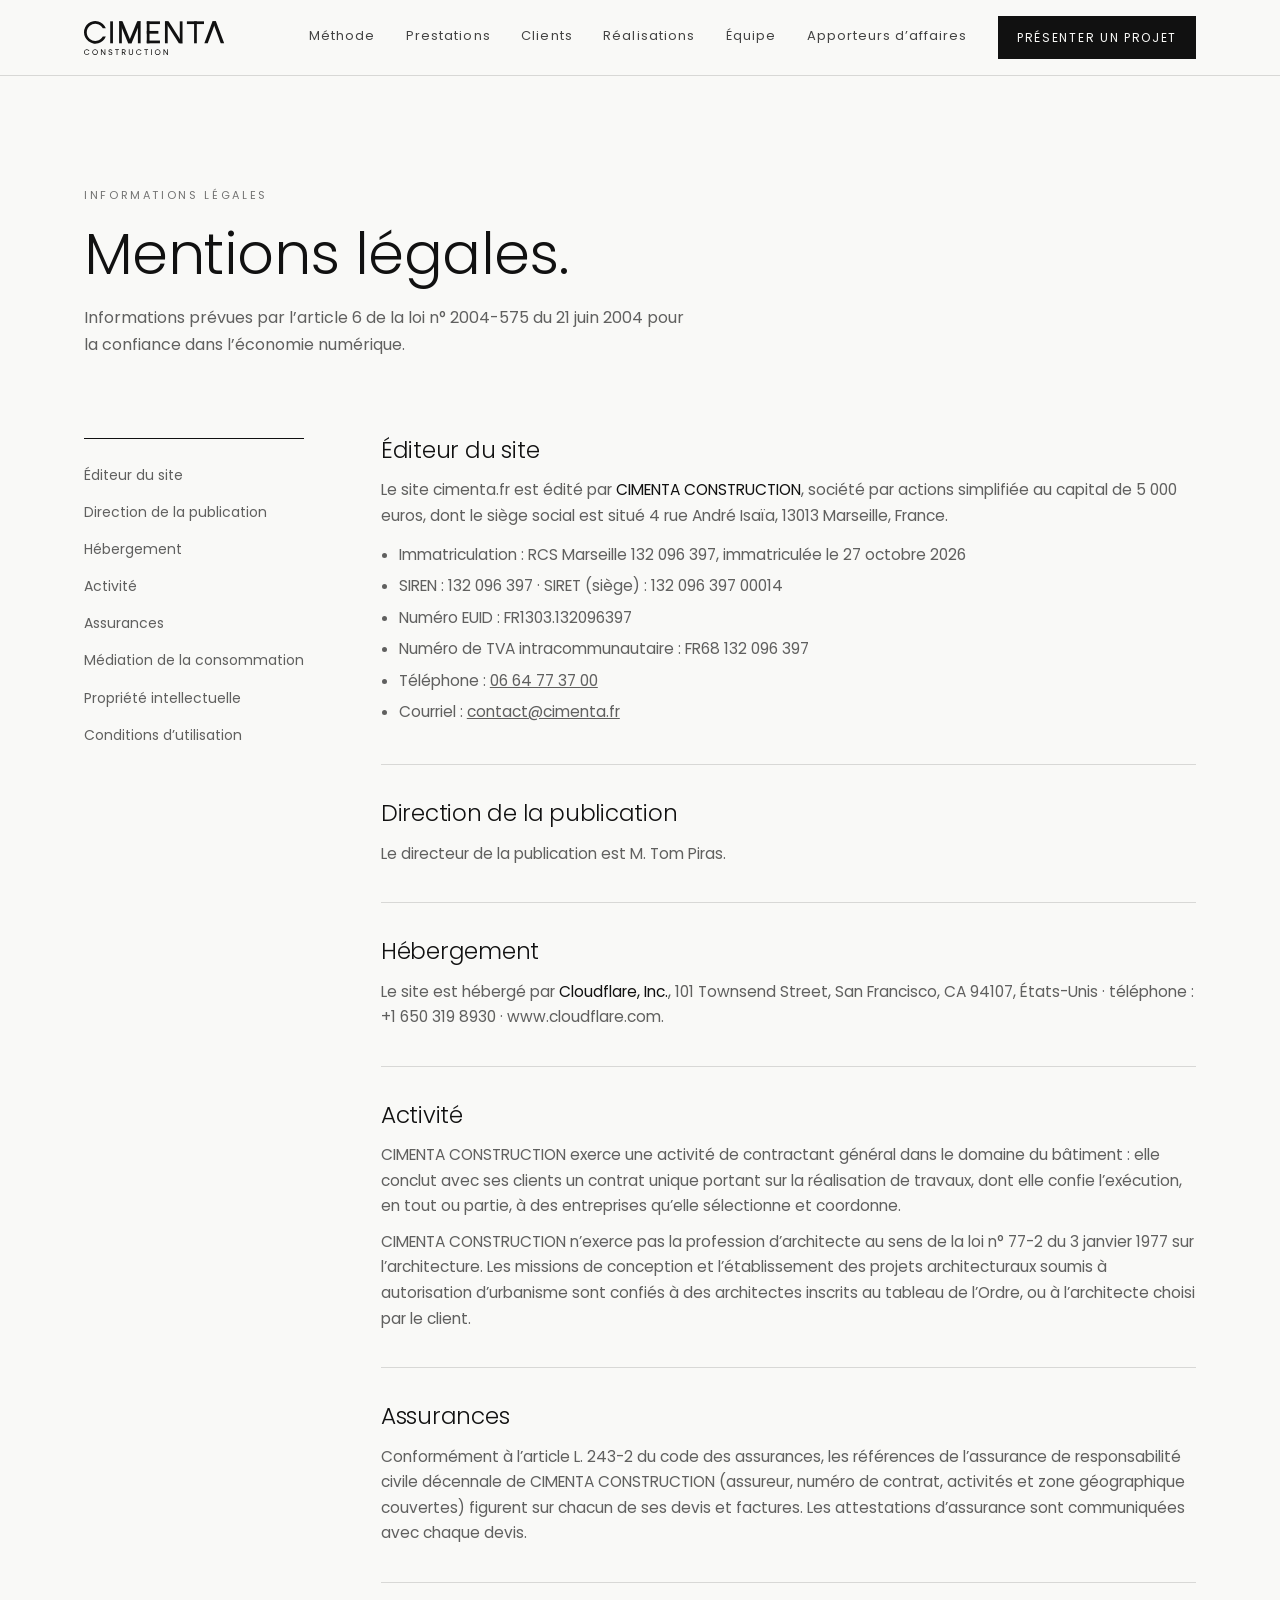
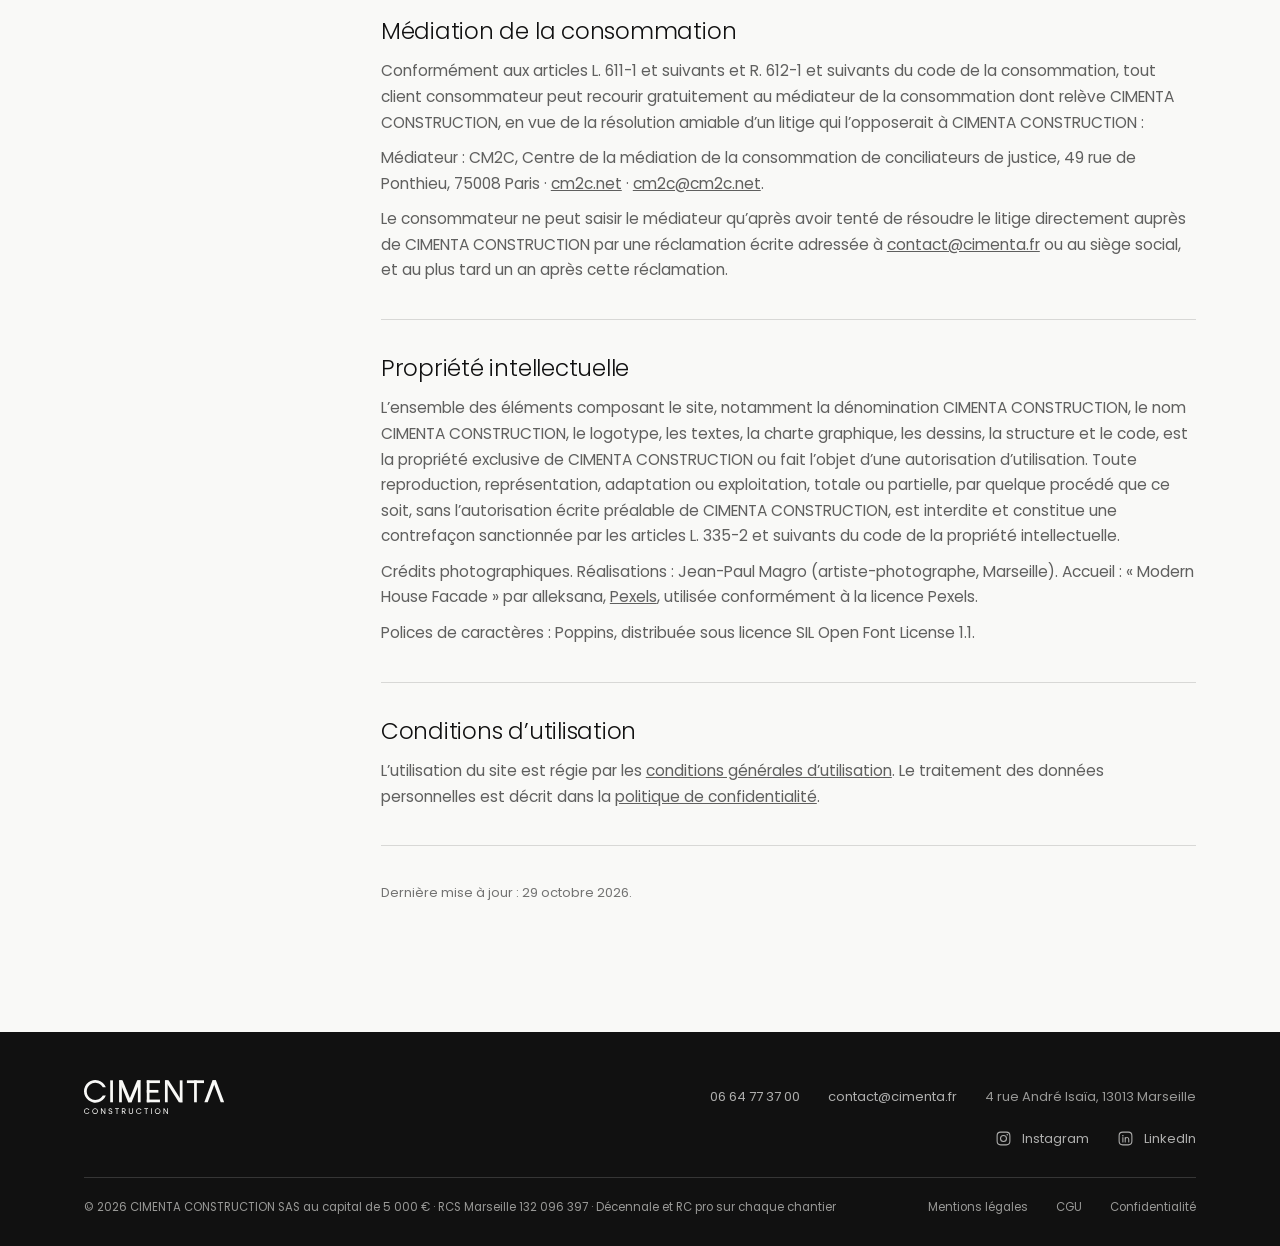
<file: mentions-legales.html>
<!DOCTYPE html>
<html lang="fr">
<head>
  <meta charset="utf-8">
  <meta name="viewport" content="width=device-width, initial-scale=1, viewport-fit=cover">
  <title>Mentions légales | CIMENTA CONSTRUCTION</title>
  <meta name="description" content="Mentions légales du site cimenta.fr, édité par CIMENTA CONSTRUCTION SAS, contractant général.">
  <link rel="canonical" href="https://cimenta.fr/mentions-legales">
  <meta name="theme-color" content="#111111">
  <meta property="og:type" content="website">
  <meta property="og:locale" content="fr_FR">
  <meta property="og:site_name" content="CIMENTA CONSTRUCTION">
  <meta property="og:title" content="Mentions légales | CIMENTA CONSTRUCTION">
  <meta property="og:description" content="Mentions légales du site cimenta.fr, édité par CIMENTA CONSTRUCTION SAS, contractant général.">
  <meta property="og:image" content="https://cimenta.fr/assets/og-cimenta-2026.png">
  <link rel="icon" href="/assets/favicon.svg" type="image/svg+xml">
  <link rel="apple-touch-icon" href="/assets/apple-touch-icon.png">
  <link rel="preload" href="/assets/fonts/poppins-latin-300-normal.woff2" as="font" type="font/woff2" crossorigin>
  <link rel="preload" href="/assets/fonts/poppins-latin-400-normal.woff2" as="font" type="font/woff2" crossorigin>
  <link rel="stylesheet" href="/assets/cimenta.css?v=20261104h">
  <script>document.documentElement.classList.add('js');</script>
</head>
<body>
  <svg class="sprite" width="0" height="0" aria-hidden="true" focusable="false"><defs><g id="logo-cimenta"><path d="M397.5,124 A206,206 0 1 0 397.5,276 L342.2,276 A156,156 0 1 1 342.2,124 Z"/><path d="M477,0 L527,0 L527,400 L477,400 Z"/><path d="M639,0 L689,0 L689,400 L639,400 Z"/><path d="M981,0 L1031,0 L1031,400 L981,400 Z"/><path d="M639,0 L701.4,0 L866.2,400 L803.8,400 Z"/><path d="M968.6,0 L1031,0 L866.2,400 L803.8,400 Z"/><path d="M1143,0 L1193,0 L1193,400 L1143,400 Z"/><path d="M1143,0 L1383,0 L1383,50 L1143,50 Z"/><path d="M1143,350 L1383,350 L1383,400 L1143,400 Z"/><path d="M1143,175 L1354.2,175 L1354.2,225 L1143,225 Z"/><path d="M1473.7,0 L1523.7,0 L1523.7,400 L1473.7,400 Z"/><path d="M1743.7,0 L1793.7,0 L1793.7,400 L1743.7,400 Z"/><path d="M1473.7,0 L1540.1,0 L1793.7,400 L1727.3,400 Z"/><path d="M1873.2,0 L2185.2,0 L2185.2,50 L1873.2,50 Z"/><path d="M2004.2,0 L2054.2,0 L2054.2,400 L2004.2,400 Z"/><path d="M2191.2,400 L2252.6,400 L2401.8,0 L2340.4,0 Z"/><path d="M2489.7,400 L2551.2,400 L2401.8,0 L2340.4,0 Z"/><path d="M50.8 508.8Q67.5 508.8 79.9 516.9Q92.3 524.9 98 539.6H82.1Q77.8 530.4 69.9 525.5Q61.9 520.5 50.8 520.5Q40.1 520.5 31.7 525.5Q23.2 530.4 18.4 539.6Q13.6 548.7 13.6 561Q13.6 573.1 18.4 582.2Q23.2 591.3 31.7 596.3Q40.1 601.2 50.8 601.2Q61.9 601.2 69.9 596.4Q77.8 591.5 82.1 582.3H98Q92.3 596.9 79.9 604.8Q67.5 612.8 50.8 612.8Q36.6 612.8 25 606.1Q13.4 599.5 6.7 587.7Q0 575.8 0 561Q0 546.1 6.7 534.2Q13.4 522.3 25 515.5Q36.6 508.8 50.8 508.8Z"/><path d="M150.7 561Q150.7 546.1 157.5 534.2Q164.3 522.3 176 515.6Q187.6 509 201.8 509Q216.1 509 227.8 515.6Q239.5 522.3 246.2 534.1Q252.9 545.9 252.9 561Q252.9 576 246.2 587.8Q239.5 599.6 227.8 606.3Q216.1 612.9 201.8 612.9Q187.6 612.9 176 606.3Q164.3 599.6 157.5 587.7Q150.7 575.8 150.7 561ZM239.3 561Q239.3 548.7 234.4 539.6Q229.6 530.4 221.1 525.5Q212.6 520.5 201.8 520.5Q191 520.5 182.5 525.5Q174.1 530.4 169.2 539.6Q164.3 548.7 164.3 561Q164.3 573.1 169.2 582.3Q174.1 591.5 182.6 596.4Q191.2 601.4 201.8 601.4Q212.5 601.4 221 596.4Q229.6 591.5 234.4 582.3Q239.3 573.1 239.3 561Z"/><path d="M388.4 611.9H375.2L321.7 530.9V611.9H308.4V510H321.7L375.2 590.9V510H388.4Z"/><path d="M446.1 584.8H460.3Q461 591.9 466.2 596.8Q471.4 601.7 481.3 601.7Q490.8 601.7 496.3 596.9Q501.8 592.2 501.8 584.8Q501.8 578.9 498.6 575.3Q495.4 571.6 490.5 569.7Q485.7 567.8 477.5 565.6Q467.5 563 461.4 560.4Q455.3 557.7 451 552.1Q446.7 546.5 446.7 537Q446.7 528.7 451 522.3Q455.2 515.8 462.9 512.3Q470.5 508.8 480.5 508.8Q494.8 508.8 503.9 516Q513 523.1 514.2 535H499.6Q498.9 529.1 493.5 524.7Q488.1 520.2 479.1 520.2Q470.8 520.2 465.6 524.5Q460.3 528.8 460.3 536.6Q460.3 542.1 463.5 545.6Q466.6 549.1 471.2 551Q475.8 552.8 484.1 555.1Q494.2 557.9 500.3 560.6Q506.4 563.3 510.8 568.9Q515.2 574.5 515.2 584.2Q515.2 591.6 511.3 598.2Q507.3 604.8 499.6 608.8Q491.8 612.9 481.3 612.9Q471.3 612.9 463.3 609.4Q455.3 605.8 450.8 599.4Q446.3 593.1 446.1 584.8Z"/><path d="M635.4 510.1V521H607.7V611.9H594.4V521H566.5V510.1Z"/><path d="M743.3 611.9 719.1 570.3H703V611.9H689.8V510.1H722.6Q734.1 510.1 742.1 514.1Q750.1 518 754 524.7Q757.9 531.5 757.9 540.1Q757.9 550.6 751.9 558.6Q745.8 566.6 733.7 569.3L759.3 611.9ZM703 559.6H722.6Q733.4 559.6 738.8 554.3Q744.2 549 744.2 540.1Q744.2 531 738.9 526.1Q733.6 521.1 722.6 521.1H703Z"/><path d="M829.5 510.1V574.5Q829.5 588.1 836.2 594.7Q842.8 601.2 854.6 601.2Q866.3 601.2 873 594.7Q879.6 588.1 879.6 574.5V510.1H892.9V574.4Q892.9 587.1 887.8 595.8Q882.7 604.5 874 608.7Q865.3 612.9 854.5 612.9Q843.7 612.9 835 608.7Q826.3 604.5 821.3 595.8Q816.2 587.1 816.2 574.4V510.1Z"/><path d="M998.9 508.8Q1015.6 508.8 1028 516.9Q1040.4 524.9 1046.1 539.6H1030.2Q1025.9 530.4 1018 525.5Q1010 520.5 998.9 520.5Q988.3 520.5 979.8 525.5Q971.3 530.4 966.5 539.6Q961.7 548.7 961.7 561Q961.7 573.1 966.5 582.2Q971.3 591.3 979.8 596.3Q988.3 601.2 998.9 601.2Q1010 601.2 1018 596.4Q1025.9 591.5 1030.2 582.3H1046.1Q1040.4 596.9 1028 604.8Q1015.6 612.8 998.9 612.8Q984.8 612.8 973.2 606.1Q961.5 599.5 954.8 587.7Q948.1 575.8 948.1 561Q948.1 546.1 954.8 534.2Q961.5 522.3 973.2 515.5Q984.8 508.8 998.9 508.8Z"/><path d="M1166.4 510.1V521H1138.7V611.9H1125.4V521H1097.5V510.1Z"/><path d="M1234.1 510.1V611.9H1220.8V510.1Z"/><path d="M1289.7 561Q1289.7 546.1 1296.5 534.2Q1303.3 522.3 1315 515.6Q1326.7 509 1340.8 509Q1355.1 509 1366.8 515.6Q1378.5 522.3 1385.2 534.1Q1391.9 545.9 1391.9 561Q1391.9 576 1385.2 587.8Q1378.5 599.6 1366.8 606.3Q1355.1 612.9 1340.8 612.9Q1326.7 612.9 1315 606.3Q1303.3 599.6 1296.5 587.7Q1289.7 575.8 1289.7 561ZM1378.3 561Q1378.3 548.7 1373.5 539.6Q1368.6 530.4 1360.1 525.5Q1351.6 520.5 1340.8 520.5Q1330 520.5 1321.6 525.5Q1313.1 530.4 1308.2 539.6Q1303.3 548.7 1303.3 561Q1303.3 573.1 1308.2 582.3Q1313.1 591.5 1321.6 596.4Q1330.2 601.4 1340.8 601.4Q1351.5 601.4 1360 596.4Q1368.6 591.5 1373.5 582.3Q1378.3 573.1 1378.3 561Z"/><path d="M1527.5 611.9H1514.2L1460.7 530.9V611.9H1447.4V510H1460.7L1514.2 590.9V510H1527.5Z"/></g></defs></svg>
  <a class="skip" href="#main">Aller au contenu</a>

  <header class="nav light" id="nav">
    <div class="wrap">
      <a class="logo" href="/" aria-label="CIMENTA CONSTRUCTION, accueil">
        <svg class="logo-svg" viewBox="0 -6.0 2551.1 619.0" aria-hidden="true" focusable="false"><use href="#logo-cimenta"/></svg>
      </a>
      <nav class="nav-links" aria-label="Navigation principale">
        <a href="/#methode">Méthode</a>
        <a href="/#prestations">Prestations</a>
        <a href="/#clients">Clients</a>
        <a href="/#realisations">Réalisations</a>
        <a href="/#equipe">Équipe</a>
        <a href="/apporteur-affaires">Apporteurs d’affaires</a>
        <a class="btn" href="/#contact">Présenter un projet</a>
      </nav>
      <button class="burger" id="burger" type="button" aria-label="Ouvrir le menu" aria-expanded="false" aria-controls="drawer">
        <span></span><span></span>
      </button>
    </div>
  </header>

  <div class="drawer dark" id="drawer" aria-hidden="true">
    <nav aria-label="Navigation mobile">
      <a href="/">Accueil</a>
      <a href="/#methode">Méthode</a>
      <a href="/#prestations">Prestations</a>
      <a href="/#realisations">Réalisations</a>
      <a href="/#equipe">Équipe</a>
      <a href="/apporteur-affaires">Apporteurs d’affaires</a>
      <a href="/#contact">Contact</a>
    </nav>
    <div class="drawer-foot">
      <a class="btn btn-solid" href="/#contact">Présenter un projet <span class="arr" aria-hidden="true">→</span></a>
      <a href="mailto:contact@cimenta.fr">contact@cimenta.fr</a>
      <a href="tel:+33664773700">06 64 77 37 00</a>
    </div>
  </div>

  <main id="main" class="legal">
    <div class="wrap">
      <p class="label">Informations légales</p>
      <h1 style="margin-top:20px">Mentions légales.</h1>
      <p class="intro">Informations prévues par l’article 6 de la loi n° 2004-575 du 21 juin 2004 pour la confiance dans l’économie numérique.</p>
      <div class="legal-grid">
        <nav class="toc" aria-label="Sommaire"><a href="#editeur">Éditeur du site</a><a href="#publication">Direction de la publication</a><a href="#hebergement">Hébergement</a><a href="#activite">Activité</a><a href="#assurances">Assurances</a><a href="#mediation">Médiation de la consommation</a><a href="#propriete">Propriété intellectuelle</a><a href="#conditions">Conditions d’utilisation</a></nav>
        <article><section id="editeur"><h2>Éditeur du site</h2><p>Le site cimenta.fr est édité par <strong>CIMENTA CONSTRUCTION</strong>, société par actions simplifiée au capital de 5 000 euros, dont le siège social est situé 4 rue André Isaïa, 13013 Marseille, France.</p>
<ul><li>Immatriculation : RCS Marseille 132 096 397, immatriculée le 27 octobre 2026</li>
<li>SIREN : 132 096 397 · SIRET (siège) : 132 096 397 00014</li>
<li>Numéro EUID : FR1303.132096397</li>
<li>Numéro de TVA intracommunautaire : FR68 132 096 397</li>
<li>Téléphone : <a href="tel:+33664773700">06 64 77 37 00</a></li>
<li>Courriel : <a href="mailto:contact@cimenta.fr">contact@cimenta.fr</a></li></ul></section><section id="publication"><h2>Direction de la publication</h2><p>Le directeur de la publication est M. Tom Piras.</p></section><section id="hebergement"><h2>Hébergement</h2><p>Le site est hébergé par <strong>Cloudflare, Inc.</strong>, 101 Townsend Street, San Francisco, CA 94107, États-Unis · téléphone : +1 650 319 8930 · www.cloudflare.com.</p></section><section id="activite"><h2>Activité</h2><p>CIMENTA CONSTRUCTION exerce une activité de contractant général dans le domaine du bâtiment : elle conclut avec ses clients un contrat unique portant sur la réalisation de travaux, dont elle confie l’exécution, en tout ou partie, à des entreprises qu’elle sélectionne et coordonne.</p>
<p>CIMENTA CONSTRUCTION n’exerce pas la profession d’architecte au sens de la loi n° 77-2 du 3 janvier 1977 sur l’architecture. Les missions de conception et l’établissement des projets architecturaux soumis à autorisation d’urbanisme sont confiés à des architectes inscrits au tableau de l’Ordre, ou à l’architecte choisi par le client.</p></section><section id="assurances"><h2>Assurances</h2><p>Conformément à l’article L. 243-2 du code des assurances, les références de l’assurance de responsabilité civile décennale de CIMENTA CONSTRUCTION (assureur, numéro de contrat, activités et zone géographique couvertes) figurent sur chacun de ses devis et factures. Les attestations d’assurance sont communiquées avec chaque devis.</p></section><section id="mediation"><h2>Médiation de la consommation</h2><p>Conformément aux articles L. 611-1 et suivants et R. 612-1 et suivants du code de la consommation, tout client consommateur peut recourir gratuitement au médiateur de la consommation dont relève CIMENTA CONSTRUCTION, en vue de la résolution amiable d’un litige qui l’opposerait à CIMENTA CONSTRUCTION :</p>
<p>Médiateur : CM2C, Centre de la médiation de la consommation de conciliateurs de justice, 49 rue de Ponthieu, 75008 Paris · <a href="https://www.cm2c.net" rel="noopener" target="_blank">cm2c.net</a> · <a href="mailto:cm2c@cm2c.net">cm2c@cm2c.net</a>.</p>
<p>Le consommateur ne peut saisir le médiateur qu’après avoir tenté de résoudre le litige directement auprès de CIMENTA CONSTRUCTION par une réclamation écrite adressée à <a href="mailto:contact@cimenta.fr">contact@cimenta.fr</a> ou au siège social, et au plus tard un an après cette réclamation.</p></section><section id="propriete"><h2>Propriété intellectuelle</h2><p>L’ensemble des éléments composant le site, notamment la dénomination CIMENTA CONSTRUCTION, le nom CIMENTA CONSTRUCTION, le logotype, les textes, la charte graphique, les dessins, la structure et le code, est la propriété exclusive de CIMENTA CONSTRUCTION ou fait l’objet d’une autorisation d’utilisation. Toute reproduction, représentation, adaptation ou exploitation, totale ou partielle, par quelque procédé que ce soit, sans l’autorisation écrite préalable de CIMENTA CONSTRUCTION, est interdite et constitue une contrefaçon sanctionnée par les articles L. 335-2 et suivants du code de la propriété intellectuelle.</p>
<p>Crédits photographiques. Réalisations : Jean-Paul Magro (artiste-photographe, Marseille). Accueil : « Modern House Facade » par alleksana, <a href="https://www.pexels.com/photo/modern-house-facade-10610731/" rel="noopener" target="_blank">Pexels</a>, utilisée conformément à la licence Pexels.</p>
<p>Polices de caractères : Poppins, distribuée sous licence SIL Open Font License 1.1.</p></section><section id="conditions"><h2>Conditions d’utilisation</h2><p>L’utilisation du site est régie par les <a href="/conditions-generales-utilisation">conditions générales d’utilisation</a>. Le traitement des données personnelles est décrit dans la <a href="/politique-confidentialite">politique de confidentialité</a>.</p></section><p class="updated">Dernière mise à jour : 29 octobre 2026.</p></article>
      </div>
    </div>
  </main>

  <footer class="footer dark">
    <div class="wrap">
      <div class="f-top">
        <a class="logo" href="/" aria-label="CIMENTA CONSTRUCTION, accueil"><svg class="logo-svg" viewBox="0 -6.0 2551.1 619.0" aria-hidden="true" focusable="false"><use href="#logo-cimenta"/></svg></a>
        <p class="f-info"><a href="tel:+33664773700">06 64 77 37 00</a><a href="mailto:contact@cimenta.fr">contact@cimenta.fr</a><span>4 rue André Isaïa, 13013 Marseille</span></p>
      </div>
        <p class="f-social"><a href="https://www.instagram.com/cimenta.construction/" target="_blank" rel="noopener" aria-label="Suivez-nous sur Instagram (nouvel onglet)"><svg viewBox="0 0 24 24" width="17" height="17" aria-hidden="true" focusable="false"><rect x="3" y="3" width="18" height="18" rx="5" fill="none" stroke="currentColor" stroke-width="1.5"/><circle cx="12" cy="12" r="4.2" fill="none" stroke="currentColor" stroke-width="1.5"/><circle cx="17.3" cy="6.7" r="1.1" fill="currentColor"/></svg><span>Instagram</span></a><a href="https://www.linkedin.com/company/146768289/" target="_blank" rel="noopener" aria-label="Suivez-nous sur LinkedIn (nouvel onglet)"><svg viewBox="0 0 24 24" width="17" height="17" aria-hidden="true" focusable="false"><rect x="3" y="3" width="18" height="18" rx="5" fill="none" stroke="currentColor" stroke-width="1.5"/><circle cx="8.3" cy="8" r="1.1" fill="currentColor"/><path d="M8.3 10.6v6.2M11.6 16.8v-6.2M11.6 13.4c0-1.7 1.1-2.8 2.6-2.8s2.4 1 2.4 2.8v3.4" fill="none" stroke="currentColor" stroke-width="1.5" stroke-linecap="round"/></svg><span>LinkedIn</span></a></p>
      <div class="f-bottom">
        <span class="f-id"><span class="f-l">© <span id="year">2026</span> CIMENTA CONSTRUCTION SAS au capital de 5&nbsp;000&nbsp;€</span><span class="f-sep"> · </span><span class="f-l">RCS Marseille 132&nbsp;096&nbsp;397</span><span class="f-sep"> · </span><a class="f-l" href="/mentions-legales#assurances">Décennale et RC pro sur chaque chantier</a></span>
        <span class="f-legal"><a href="/mentions-legales">Mentions légales</a><a href="/conditions-generales-utilisation">CGU</a><a href="/politique-confidentialite">Confidentialité</a></span>
      </div>
    </div>
  </footer>

  <a class="callbar" id="callbar" href="tel:+33664773700" aria-label="Appeler CIMENTA CONSTRUCTION"><svg viewBox="0 0 24 24" width="16" height="16" aria-hidden="true"><path fill="none" stroke="currentColor" stroke-width="1.4" d="M6.6 3.5h3l1.5 4-2 1.3a11 11 0 0 0 6.1 6.1l1.3-2 4 1.5v3A2 2 0 0 1 18.4 19.5 15.9 15.9 0 0 1 4.5 5.6 2 2 0 0 1 6.6 3.5z"/></svg><span>Appeler</span></a>
  <script src="/assets/cimenta.js?v=20261104h" defer></script>
</body>
</html>
</file>
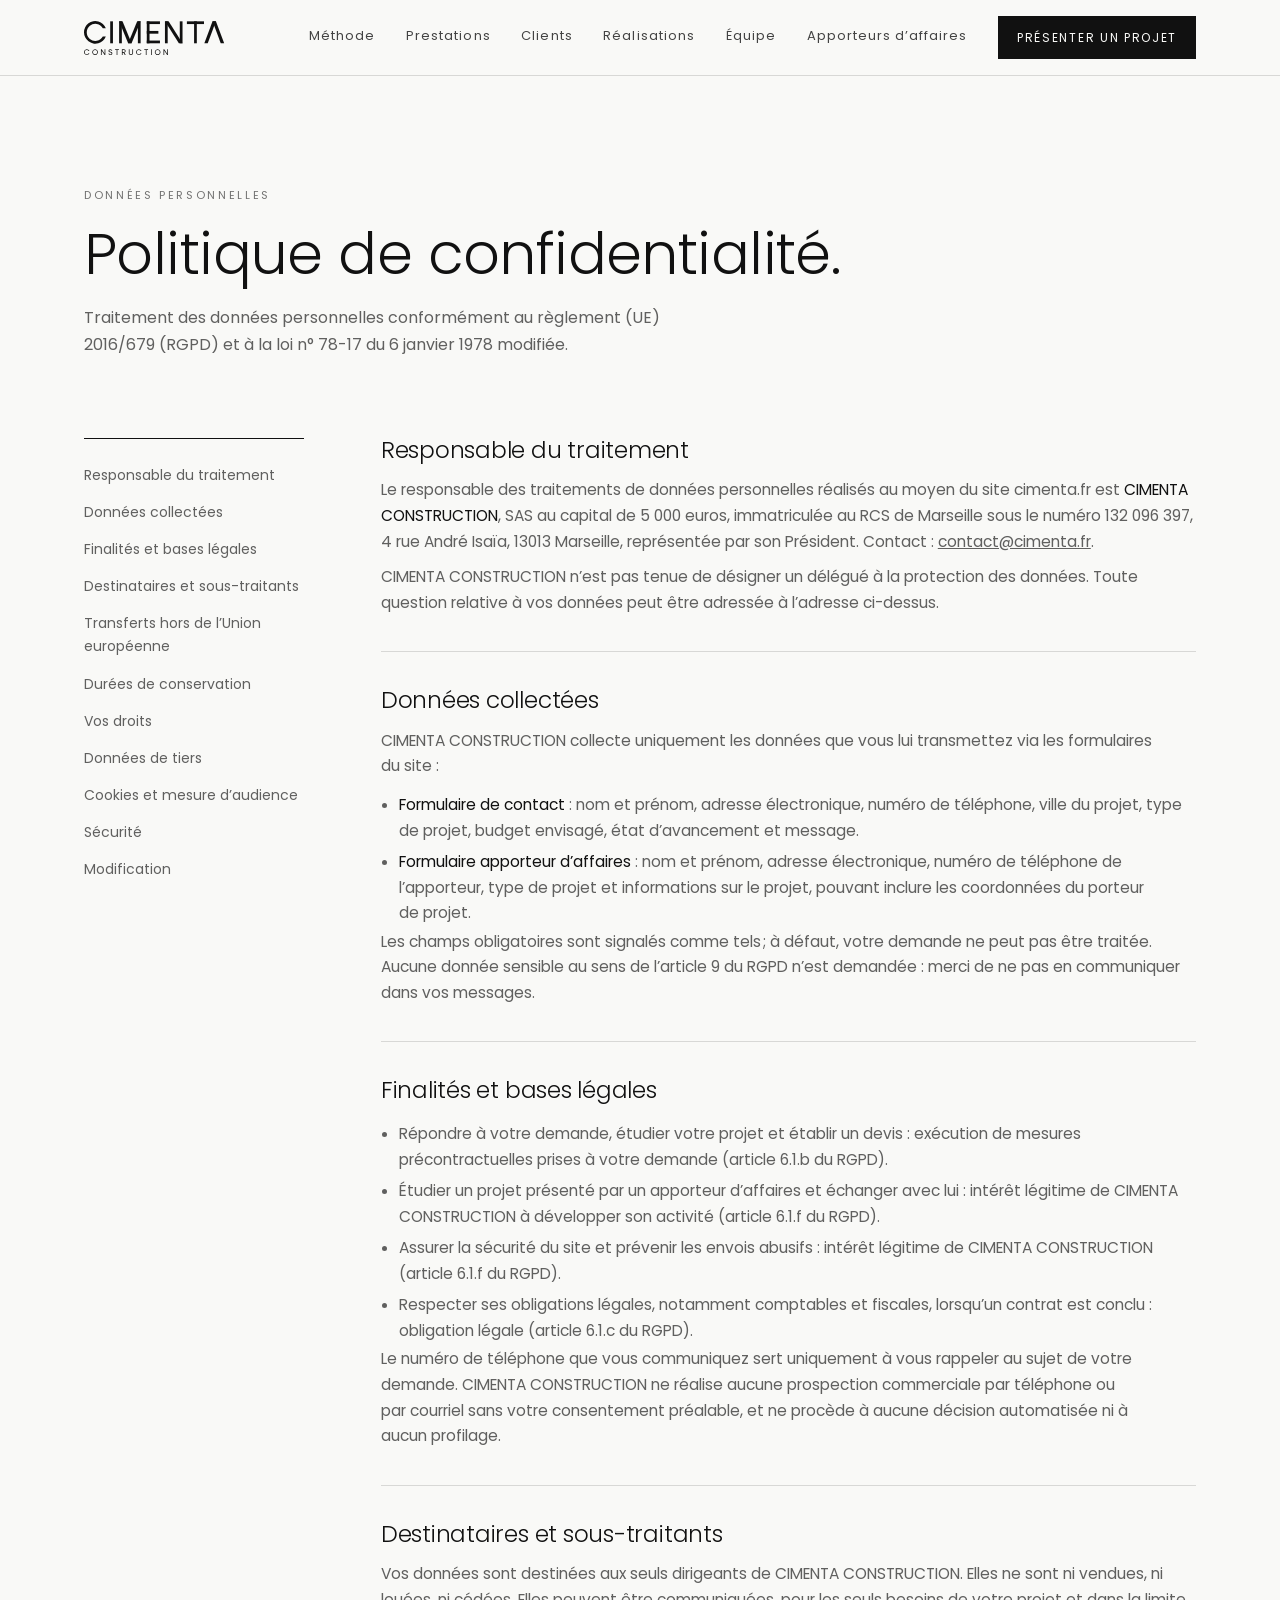
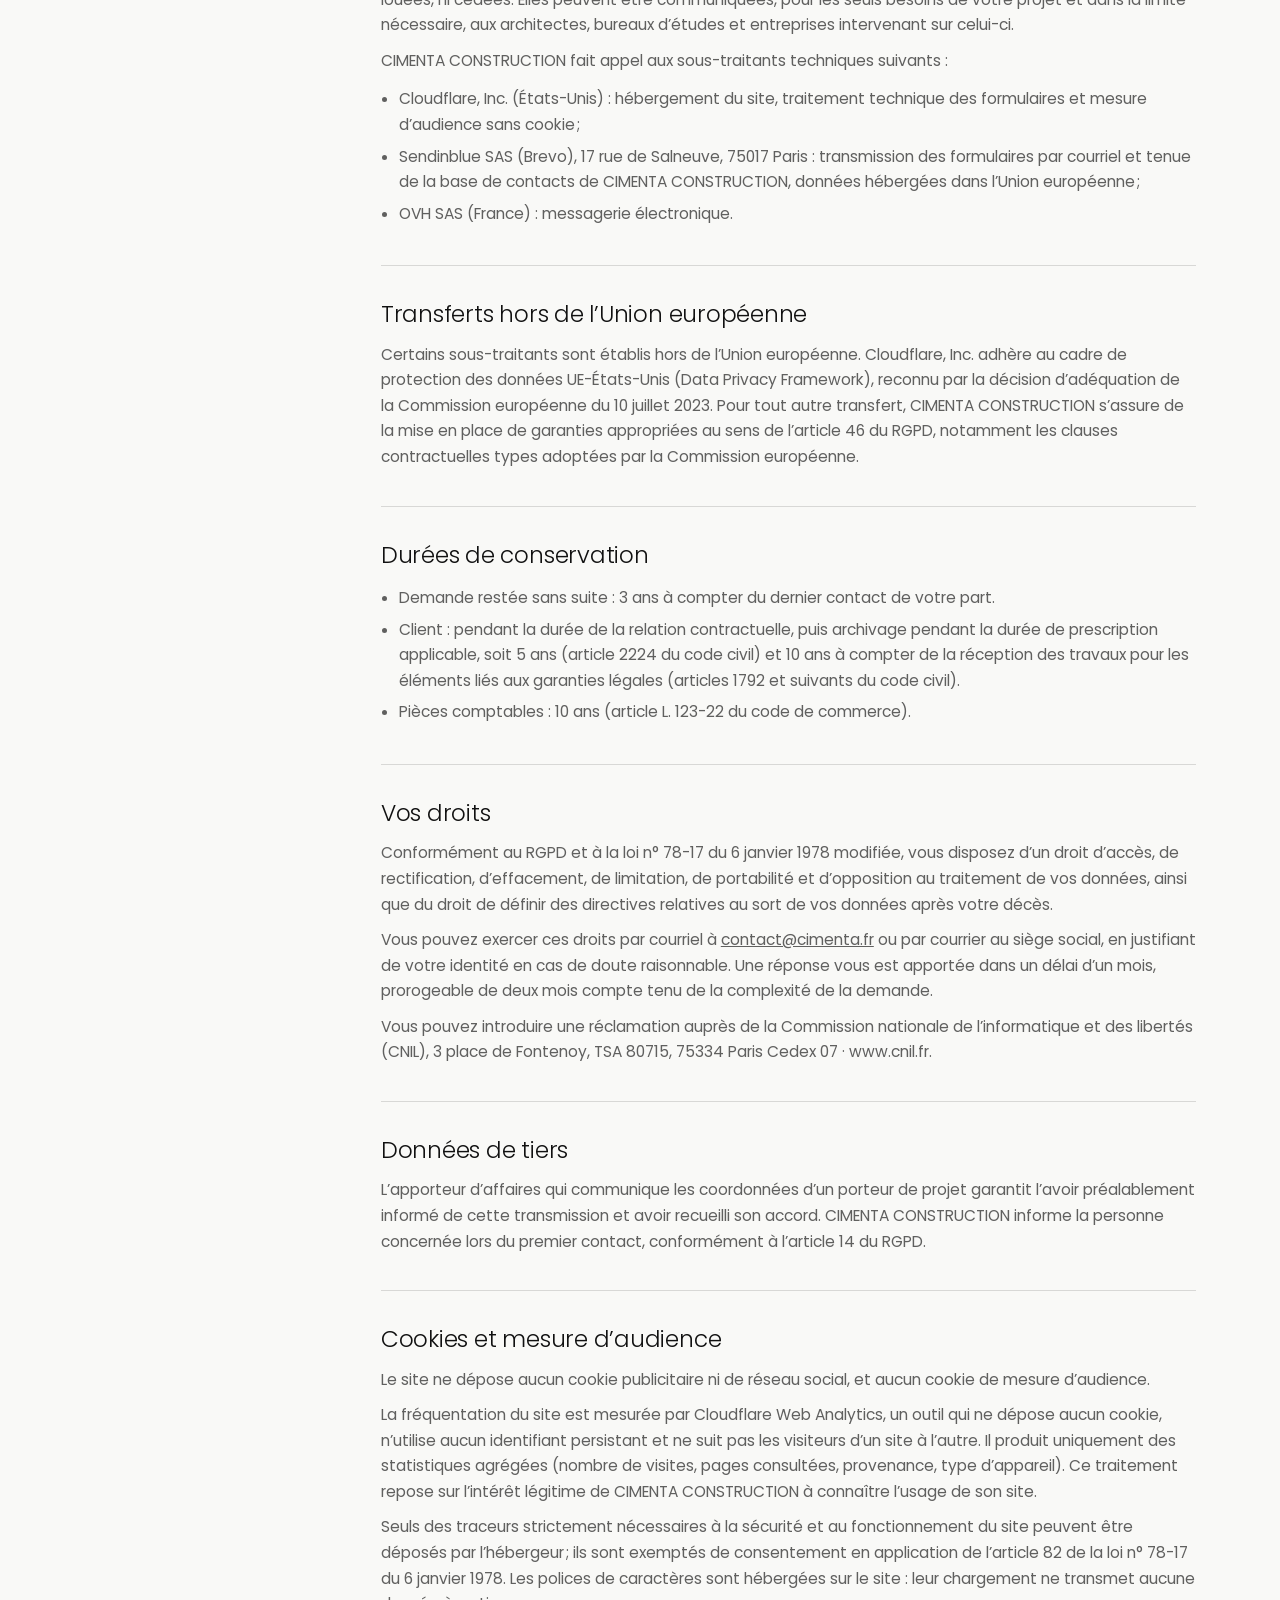
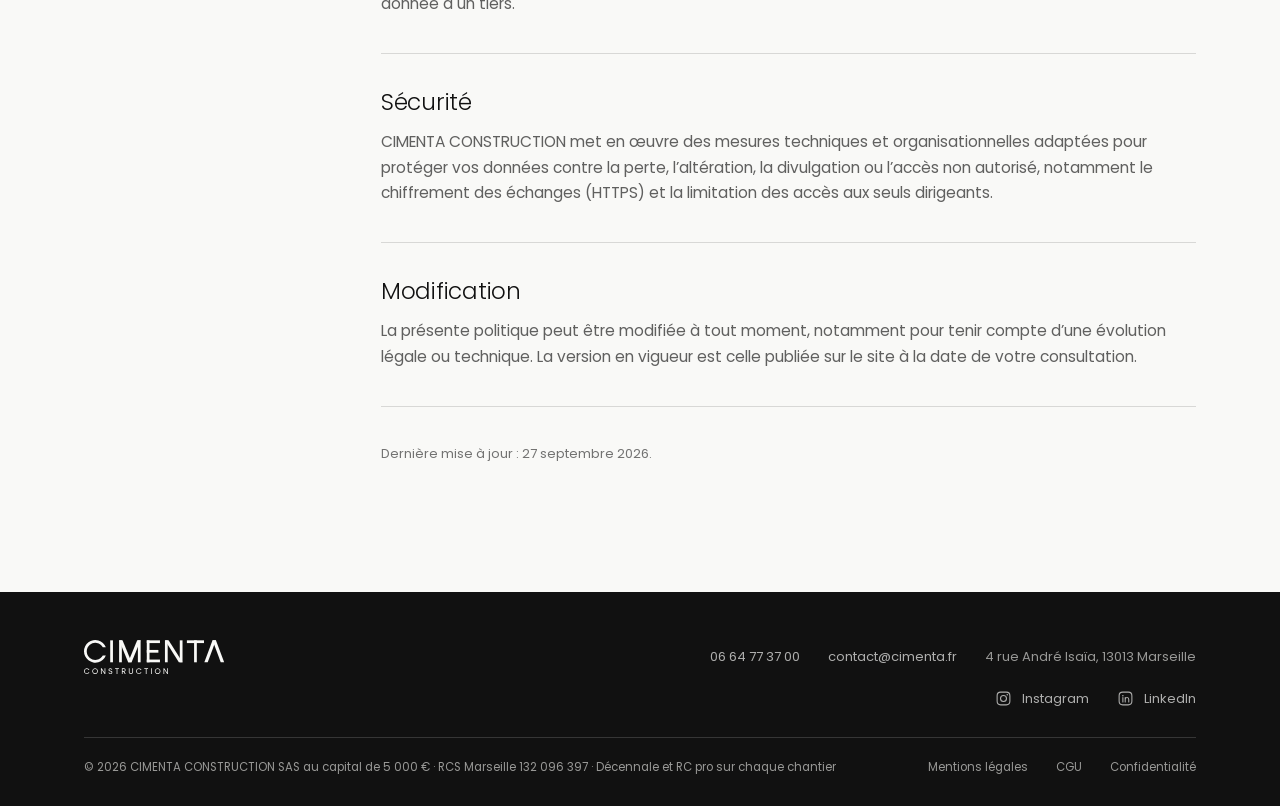
<file: politique-confidentialite.html>
<!DOCTYPE html>
<html lang="fr">
<head>
  <meta charset="utf-8">
  <meta name="viewport" content="width=device-width, initial-scale=1, viewport-fit=cover">
  <title>Politique de confidentialité | CIMENTA CONSTRUCTION</title>
  <meta name="description" content="Données personnelles collectées par le site cimenta.fr : finalités, bases légales, destinataires, durées de conservation et droits.">
  <link rel="canonical" href="https://cimenta.fr/politique-confidentialite">
  <meta name="theme-color" content="#111111">
  <meta property="og:type" content="website">
  <meta property="og:locale" content="fr_FR">
  <meta property="og:site_name" content="CIMENTA CONSTRUCTION">
  <meta property="og:title" content="Politique de confidentialité | CIMENTA CONSTRUCTION">
  <meta property="og:description" content="Données personnelles collectées par le site cimenta.fr : finalités, bases légales, destinataires, durées de conservation et droits.">
  <meta property="og:image" content="https://cimenta.fr/assets/og-cimenta-2026.png">
  <link rel="icon" href="/assets/favicon.svg" type="image/svg+xml">
  <link rel="apple-touch-icon" href="/assets/apple-touch-icon.png">
  <link rel="preload" href="/assets/fonts/poppins-latin-300-normal.woff2" as="font" type="font/woff2" crossorigin>
  <link rel="preload" href="/assets/fonts/poppins-latin-400-normal.woff2" as="font" type="font/woff2" crossorigin>
  <link rel="stylesheet" href="/assets/cimenta.css?v=20261104h">
  <script>document.documentElement.classList.add('js');</script>
</head>
<body>
  <svg class="sprite" width="0" height="0" aria-hidden="true" focusable="false"><defs><g id="logo-cimenta"><path d="M397.5,124 A206,206 0 1 0 397.5,276 L342.2,276 A156,156 0 1 1 342.2,124 Z"/><path d="M477,0 L527,0 L527,400 L477,400 Z"/><path d="M639,0 L689,0 L689,400 L639,400 Z"/><path d="M981,0 L1031,0 L1031,400 L981,400 Z"/><path d="M639,0 L701.4,0 L866.2,400 L803.8,400 Z"/><path d="M968.6,0 L1031,0 L866.2,400 L803.8,400 Z"/><path d="M1143,0 L1193,0 L1193,400 L1143,400 Z"/><path d="M1143,0 L1383,0 L1383,50 L1143,50 Z"/><path d="M1143,350 L1383,350 L1383,400 L1143,400 Z"/><path d="M1143,175 L1354.2,175 L1354.2,225 L1143,225 Z"/><path d="M1473.7,0 L1523.7,0 L1523.7,400 L1473.7,400 Z"/><path d="M1743.7,0 L1793.7,0 L1793.7,400 L1743.7,400 Z"/><path d="M1473.7,0 L1540.1,0 L1793.7,400 L1727.3,400 Z"/><path d="M1873.2,0 L2185.2,0 L2185.2,50 L1873.2,50 Z"/><path d="M2004.2,0 L2054.2,0 L2054.2,400 L2004.2,400 Z"/><path d="M2191.2,400 L2252.6,400 L2401.8,0 L2340.4,0 Z"/><path d="M2489.7,400 L2551.2,400 L2401.8,0 L2340.4,0 Z"/><path d="M50.8 508.8Q67.5 508.8 79.9 516.9Q92.3 524.9 98 539.6H82.1Q77.8 530.4 69.9 525.5Q61.9 520.5 50.8 520.5Q40.1 520.5 31.7 525.5Q23.2 530.4 18.4 539.6Q13.6 548.7 13.6 561Q13.6 573.1 18.4 582.2Q23.2 591.3 31.7 596.3Q40.1 601.2 50.8 601.2Q61.9 601.2 69.9 596.4Q77.8 591.5 82.1 582.3H98Q92.3 596.9 79.9 604.8Q67.5 612.8 50.8 612.8Q36.6 612.8 25 606.1Q13.4 599.5 6.7 587.7Q0 575.8 0 561Q0 546.1 6.7 534.2Q13.4 522.3 25 515.5Q36.6 508.8 50.8 508.8Z"/><path d="M150.7 561Q150.7 546.1 157.5 534.2Q164.3 522.3 176 515.6Q187.6 509 201.8 509Q216.1 509 227.8 515.6Q239.5 522.3 246.2 534.1Q252.9 545.9 252.9 561Q252.9 576 246.2 587.8Q239.5 599.6 227.8 606.3Q216.1 612.9 201.8 612.9Q187.6 612.9 176 606.3Q164.3 599.6 157.5 587.7Q150.7 575.8 150.7 561ZM239.3 561Q239.3 548.7 234.4 539.6Q229.6 530.4 221.1 525.5Q212.6 520.5 201.8 520.5Q191 520.5 182.5 525.5Q174.1 530.4 169.2 539.6Q164.3 548.7 164.3 561Q164.3 573.1 169.2 582.3Q174.1 591.5 182.6 596.4Q191.2 601.4 201.8 601.4Q212.5 601.4 221 596.4Q229.6 591.5 234.4 582.3Q239.3 573.1 239.3 561Z"/><path d="M388.4 611.9H375.2L321.7 530.9V611.9H308.4V510H321.7L375.2 590.9V510H388.4Z"/><path d="M446.1 584.8H460.3Q461 591.9 466.2 596.8Q471.4 601.7 481.3 601.7Q490.8 601.7 496.3 596.9Q501.8 592.2 501.8 584.8Q501.8 578.9 498.6 575.3Q495.4 571.6 490.5 569.7Q485.7 567.8 477.5 565.6Q467.5 563 461.4 560.4Q455.3 557.7 451 552.1Q446.7 546.5 446.7 537Q446.7 528.7 451 522.3Q455.2 515.8 462.9 512.3Q470.5 508.8 480.5 508.8Q494.8 508.8 503.9 516Q513 523.1 514.2 535H499.6Q498.9 529.1 493.5 524.7Q488.1 520.2 479.1 520.2Q470.8 520.2 465.6 524.5Q460.3 528.8 460.3 536.6Q460.3 542.1 463.5 545.6Q466.6 549.1 471.2 551Q475.8 552.8 484.1 555.1Q494.2 557.9 500.3 560.6Q506.4 563.3 510.8 568.9Q515.2 574.5 515.2 584.2Q515.2 591.6 511.3 598.2Q507.3 604.8 499.6 608.8Q491.8 612.9 481.3 612.9Q471.3 612.9 463.3 609.4Q455.3 605.8 450.8 599.4Q446.3 593.1 446.1 584.8Z"/><path d="M635.4 510.1V521H607.7V611.9H594.4V521H566.5V510.1Z"/><path d="M743.3 611.9 719.1 570.3H703V611.9H689.8V510.1H722.6Q734.1 510.1 742.1 514.1Q750.1 518 754 524.7Q757.9 531.5 757.9 540.1Q757.9 550.6 751.9 558.6Q745.8 566.6 733.7 569.3L759.3 611.9ZM703 559.6H722.6Q733.4 559.6 738.8 554.3Q744.2 549 744.2 540.1Q744.2 531 738.9 526.1Q733.6 521.1 722.6 521.1H703Z"/><path d="M829.5 510.1V574.5Q829.5 588.1 836.2 594.7Q842.8 601.2 854.6 601.2Q866.3 601.2 873 594.7Q879.6 588.1 879.6 574.5V510.1H892.9V574.4Q892.9 587.1 887.8 595.8Q882.7 604.5 874 608.7Q865.3 612.9 854.5 612.9Q843.7 612.9 835 608.7Q826.3 604.5 821.3 595.8Q816.2 587.1 816.2 574.4V510.1Z"/><path d="M998.9 508.8Q1015.6 508.8 1028 516.9Q1040.4 524.9 1046.1 539.6H1030.2Q1025.9 530.4 1018 525.5Q1010 520.5 998.9 520.5Q988.3 520.5 979.8 525.5Q971.3 530.4 966.5 539.6Q961.7 548.7 961.7 561Q961.7 573.1 966.5 582.2Q971.3 591.3 979.8 596.3Q988.3 601.2 998.9 601.2Q1010 601.2 1018 596.4Q1025.9 591.5 1030.2 582.3H1046.1Q1040.4 596.9 1028 604.8Q1015.6 612.8 998.9 612.8Q984.8 612.8 973.2 606.1Q961.5 599.5 954.8 587.7Q948.1 575.8 948.1 561Q948.1 546.1 954.8 534.2Q961.5 522.3 973.2 515.5Q984.8 508.8 998.9 508.8Z"/><path d="M1166.4 510.1V521H1138.7V611.9H1125.4V521H1097.5V510.1Z"/><path d="M1234.1 510.1V611.9H1220.8V510.1Z"/><path d="M1289.7 561Q1289.7 546.1 1296.5 534.2Q1303.3 522.3 1315 515.6Q1326.7 509 1340.8 509Q1355.1 509 1366.8 515.6Q1378.5 522.3 1385.2 534.1Q1391.9 545.9 1391.9 561Q1391.9 576 1385.2 587.8Q1378.5 599.6 1366.8 606.3Q1355.1 612.9 1340.8 612.9Q1326.7 612.9 1315 606.3Q1303.3 599.6 1296.5 587.7Q1289.7 575.8 1289.7 561ZM1378.3 561Q1378.3 548.7 1373.5 539.6Q1368.6 530.4 1360.1 525.5Q1351.6 520.5 1340.8 520.5Q1330 520.5 1321.6 525.5Q1313.1 530.4 1308.2 539.6Q1303.3 548.7 1303.3 561Q1303.3 573.1 1308.2 582.3Q1313.1 591.5 1321.6 596.4Q1330.2 601.4 1340.8 601.4Q1351.5 601.4 1360 596.4Q1368.6 591.5 1373.5 582.3Q1378.3 573.1 1378.3 561Z"/><path d="M1527.5 611.9H1514.2L1460.7 530.9V611.9H1447.4V510H1460.7L1514.2 590.9V510H1527.5Z"/></g></defs></svg>
  <a class="skip" href="#main">Aller au contenu</a>

  <header class="nav light" id="nav">
    <div class="wrap">
      <a class="logo" href="/" aria-label="CIMENTA CONSTRUCTION, accueil">
        <svg class="logo-svg" viewBox="0 -6.0 2551.1 619.0" aria-hidden="true" focusable="false"><use href="#logo-cimenta"/></svg>
      </a>
      <nav class="nav-links" aria-label="Navigation principale">
        <a href="/#methode">Méthode</a>
        <a href="/#prestations">Prestations</a>
        <a href="/#clients">Clients</a>
        <a href="/#realisations">Réalisations</a>
        <a href="/#equipe">Équipe</a>
        <a href="/apporteur-affaires">Apporteurs d’affaires</a>
        <a class="btn" href="/#contact">Présenter un projet</a>
      </nav>
      <button class="burger" id="burger" type="button" aria-label="Ouvrir le menu" aria-expanded="false" aria-controls="drawer">
        <span></span><span></span>
      </button>
    </div>
  </header>

  <div class="drawer dark" id="drawer" aria-hidden="true">
    <nav aria-label="Navigation mobile">
      <a href="/">Accueil</a>
      <a href="/#methode">Méthode</a>
      <a href="/#prestations">Prestations</a>
      <a href="/#realisations">Réalisations</a>
      <a href="/#equipe">Équipe</a>
      <a href="/apporteur-affaires">Apporteurs d’affaires</a>
      <a href="/#contact">Contact</a>
    </nav>
    <div class="drawer-foot">
      <a class="btn btn-solid" href="/#contact">Présenter un projet <span class="arr" aria-hidden="true">→</span></a>
      <a href="mailto:contact@cimenta.fr">contact@cimenta.fr</a>
      <a href="tel:+33664773700">06 64 77 37 00</a>
    </div>
  </div>

  <main id="main" class="legal">
    <div class="wrap">
      <p class="label">Données personnelles</p>
      <h1 style="margin-top:20px">Politique de confidentialité.</h1>
      <p class="intro">Traitement des données personnelles conformément au règlement (UE) 2016/679 (RGPD) et à la loi n° 78-17 du 6 janvier 1978 modifiée.</p>
      <div class="legal-grid">
        <nav class="toc" aria-label="Sommaire"><a href="#responsable">Responsable du traitement</a><a href="#donnees">Données collectées</a><a href="#finalites">Finalités et bases légales</a><a href="#destinataires">Destinataires et sous-traitants</a><a href="#transferts">Transferts hors de l’Union européenne</a><a href="#conservation">Durées de conservation</a><a href="#droits">Vos droits</a><a href="#tiers">Données de tiers</a><a href="#cookies">Cookies et mesure d’audience</a><a href="#securite">Sécurité</a><a href="#modification">Modification</a></nav>
        <article><section id="responsable"><h2>Responsable du traitement</h2><p>Le responsable des traitements de données personnelles réalisés au moyen du site cimenta.fr est <strong>CIMENTA CONSTRUCTION</strong>, SAS au capital de 5 000 euros, immatriculée au RCS de Marseille sous le numéro 132 096 397, 4 rue André Isaïa, 13013 Marseille, représentée par son Président. Contact : <a href="mailto:contact@cimenta.fr">contact@cimenta.fr</a>.</p><p>CIMENTA CONSTRUCTION n’est pas tenue de désigner un délégué à la protection des données. Toute question relative à vos données peut être adressée à l’adresse ci-dessus.</p></section><section id="donnees"><h2>Données collectées</h2><p>CIMENTA CONSTRUCTION collecte uniquement les données que vous lui transmettez via les formulaires du site :</p>
<ul><li><strong>Formulaire de contact</strong> : nom et prénom, adresse électronique, numéro de téléphone, ville du projet, type de projet, budget envisagé, état d’avancement et message.</li>
<li><strong>Formulaire apporteur d’affaires</strong> : nom et prénom, adresse électronique, numéro de téléphone de l’apporteur, type de projet et informations sur le projet, pouvant inclure les coordonnées du porteur de projet.</li></ul>
<p>Les champs obligatoires sont signalés comme tels ; à défaut, votre demande ne peut pas être traitée. Aucune donnée sensible au sens de l’article 9 du RGPD n’est demandée : merci de ne pas en communiquer dans vos messages.</p></section><section id="finalites"><h2>Finalités et bases légales</h2><ul><li>Répondre à votre demande, étudier votre projet et établir un devis : exécution de mesures précontractuelles prises à votre demande (article 6.1.b du RGPD).</li>
<li>Étudier un projet présenté par un apporteur d’affaires et échanger avec lui : intérêt légitime de CIMENTA CONSTRUCTION à développer son activité (article 6.1.f du RGPD).</li>
<li>Assurer la sécurité du site et prévenir les envois abusifs : intérêt légitime de CIMENTA CONSTRUCTION (article 6.1.f du RGPD).</li>
<li>Respecter ses obligations légales, notamment comptables et fiscales, lorsqu’un contrat est conclu : obligation légale (article 6.1.c du RGPD).</li></ul>
<p>Le numéro de téléphone que vous communiquez sert uniquement à vous rappeler au sujet de votre demande. CIMENTA CONSTRUCTION ne réalise aucune prospection commerciale par téléphone ou par courriel sans votre consentement préalable, et ne procède à aucune décision automatisée ni à aucun profilage.</p></section><section id="destinataires"><h2>Destinataires et sous-traitants</h2><p>Vos données sont destinées aux seuls dirigeants de CIMENTA CONSTRUCTION. Elles ne sont ni vendues, ni louées, ni cédées. Elles peuvent être communiquées, pour les seuls besoins de votre projet et dans la limite nécessaire, aux architectes, bureaux d’études et entreprises intervenant sur celui-ci.</p>
<p>CIMENTA CONSTRUCTION fait appel aux sous-traitants techniques suivants :</p>
<ul><li>Cloudflare, Inc. (États-Unis) : hébergement du site, traitement technique des formulaires et mesure d’audience sans cookie ;</li>
<li>Sendinblue SAS (Brevo), 17 rue de Salneuve, 75017 Paris : transmission des formulaires par courriel et tenue de la base de contacts de CIMENTA CONSTRUCTION, données hébergées dans l’Union européenne ;</li>
<li>OVH SAS (France) : messagerie électronique.</li></ul></section><section id="transferts"><h2>Transferts hors de l’Union européenne</h2><p>Certains sous-traitants sont établis hors de l’Union européenne. Cloudflare, Inc. adhère au cadre de protection des données UE-États-Unis (Data Privacy Framework), reconnu par la décision d’adéquation de la Commission européenne du 10 juillet 2023. Pour tout autre transfert, CIMENTA CONSTRUCTION s’assure de la mise en place de garanties appropriées au sens de l’article 46 du RGPD, notamment les clauses contractuelles types adoptées par la Commission européenne.</p></section><section id="conservation"><h2>Durées de conservation</h2><ul><li>Demande restée sans suite : 3 ans à compter du dernier contact de votre part.</li>
<li>Client : pendant la durée de la relation contractuelle, puis archivage pendant la durée de prescription applicable, soit 5 ans (article 2224 du code civil) et 10 ans à compter de la réception des travaux pour les éléments liés aux garanties légales (articles 1792 et suivants du code civil).</li>
<li>Pièces comptables : 10 ans (article L. 123-22 du code de commerce).</li></ul></section><section id="droits"><h2>Vos droits</h2><p>Conformément au RGPD et à la loi n° 78-17 du 6 janvier 1978 modifiée, vous disposez d’un droit d’accès, de rectification, d’effacement, de limitation, de portabilité et d’opposition au traitement de vos données, ainsi que du droit de définir des directives relatives au sort de vos données après votre décès.</p>
<p>Vous pouvez exercer ces droits par courriel à <a href="mailto:contact@cimenta.fr">contact@cimenta.fr</a> ou par courrier au siège social, en justifiant de votre identité en cas de doute raisonnable. Une réponse vous est apportée dans un délai d’un mois, prorogeable de deux mois compte tenu de la complexité de la demande.</p>
<p>Vous pouvez introduire une réclamation auprès de la Commission nationale de l’informatique et des libertés (CNIL), 3 place de Fontenoy, TSA 80715, 75334 Paris Cedex 07 · www.cnil.fr.</p></section><section id="tiers"><h2>Données de tiers</h2><p>L’apporteur d’affaires qui communique les coordonnées d’un porteur de projet garantit l’avoir préalablement informé de cette transmission et avoir recueilli son accord. CIMENTA CONSTRUCTION informe la personne concernée lors du premier contact, conformément à l’article 14 du RGPD.</p></section><section id="cookies"><h2>Cookies et mesure d’audience</h2><p>Le site ne dépose aucun cookie publicitaire ni de réseau social, et aucun cookie de mesure d’audience.</p><p>La fréquentation du site est mesurée par Cloudflare Web Analytics, un outil qui ne dépose aucun cookie, n’utilise aucun identifiant persistant et ne suit pas les visiteurs d’un site à l’autre. Il produit uniquement des statistiques agrégées (nombre de visites, pages consultées, provenance, type d’appareil). Ce traitement repose sur l’intérêt légitime de CIMENTA CONSTRUCTION à connaître l’usage de son site.</p><p>Seuls des traceurs strictement nécessaires à la sécurité et au fonctionnement du site peuvent être déposés par l’hébergeur ; ils sont exemptés de consentement en application de l’article 82 de la loi n° 78-17 du 6 janvier 1978. Les polices de caractères sont hébergées sur le site : leur chargement ne transmet aucune donnée à un tiers.</p></section><section id="securite"><h2>Sécurité</h2><p>CIMENTA CONSTRUCTION met en œuvre des mesures techniques et organisationnelles adaptées pour protéger vos données contre la perte, l’altération, la divulgation ou l’accès non autorisé, notamment le chiffrement des échanges (HTTPS) et la limitation des accès aux seuls dirigeants.</p></section><section id="modification"><h2>Modification</h2><p>La présente politique peut être modifiée à tout moment, notamment pour tenir compte d’une évolution légale ou technique. La version en vigueur est celle publiée sur le site à la date de votre consultation.</p></section><p class="updated">Dernière mise à jour : 27 septembre 2026.</p></article>
      </div>
    </div>
  </main>

  <footer class="footer dark">
    <div class="wrap">
      <div class="f-top">
        <a class="logo" href="/" aria-label="CIMENTA CONSTRUCTION, accueil"><svg class="logo-svg" viewBox="0 -6.0 2551.1 619.0" aria-hidden="true" focusable="false"><use href="#logo-cimenta"/></svg></a>
        <p class="f-info"><a href="tel:+33664773700">06 64 77 37 00</a><a href="mailto:contact@cimenta.fr">contact@cimenta.fr</a><span>4 rue André Isaïa, 13013 Marseille</span></p>
      </div>
        <p class="f-social"><a href="https://www.instagram.com/cimenta.construction/" target="_blank" rel="noopener" aria-label="Suivez-nous sur Instagram (nouvel onglet)"><svg viewBox="0 0 24 24" width="17" height="17" aria-hidden="true" focusable="false"><rect x="3" y="3" width="18" height="18" rx="5" fill="none" stroke="currentColor" stroke-width="1.5"/><circle cx="12" cy="12" r="4.2" fill="none" stroke="currentColor" stroke-width="1.5"/><circle cx="17.3" cy="6.7" r="1.1" fill="currentColor"/></svg><span>Instagram</span></a><a href="https://www.linkedin.com/company/146768289/" target="_blank" rel="noopener" aria-label="Suivez-nous sur LinkedIn (nouvel onglet)"><svg viewBox="0 0 24 24" width="17" height="17" aria-hidden="true" focusable="false"><rect x="3" y="3" width="18" height="18" rx="5" fill="none" stroke="currentColor" stroke-width="1.5"/><circle cx="8.3" cy="8" r="1.1" fill="currentColor"/><path d="M8.3 10.6v6.2M11.6 16.8v-6.2M11.6 13.4c0-1.7 1.1-2.8 2.6-2.8s2.4 1 2.4 2.8v3.4" fill="none" stroke="currentColor" stroke-width="1.5" stroke-linecap="round"/></svg><span>LinkedIn</span></a></p>
      <div class="f-bottom">
        <span class="f-id"><span class="f-l">© <span id="year">2026</span> CIMENTA CONSTRUCTION SAS au capital de 5&nbsp;000&nbsp;€</span><span class="f-sep"> · </span><span class="f-l">RCS Marseille 132&nbsp;096&nbsp;397</span><span class="f-sep"> · </span><a class="f-l" href="/mentions-legales#assurances">Décennale et RC pro sur chaque chantier</a></span>
        <span class="f-legal"><a href="/mentions-legales">Mentions légales</a><a href="/conditions-generales-utilisation">CGU</a><a href="/politique-confidentialite">Confidentialité</a></span>
      </div>
    </div>
  </footer>

  <a class="callbar" id="callbar" href="tel:+33664773700" aria-label="Appeler CIMENTA CONSTRUCTION"><svg viewBox="0 0 24 24" width="16" height="16" aria-hidden="true"><path fill="none" stroke="currentColor" stroke-width="1.4" d="M6.6 3.5h3l1.5 4-2 1.3a11 11 0 0 0 6.1 6.1l1.3-2 4 1.5v3A2 2 0 0 1 18.4 19.5 15.9 15.9 0 0 1 4.5 5.6 2 2 0 0 1 6.6 3.5z"/></svg><span>Appeler</span></a>
  <script src="/assets/cimenta.js?v=20261104h" defer></script>
</body>
</html>
</file>
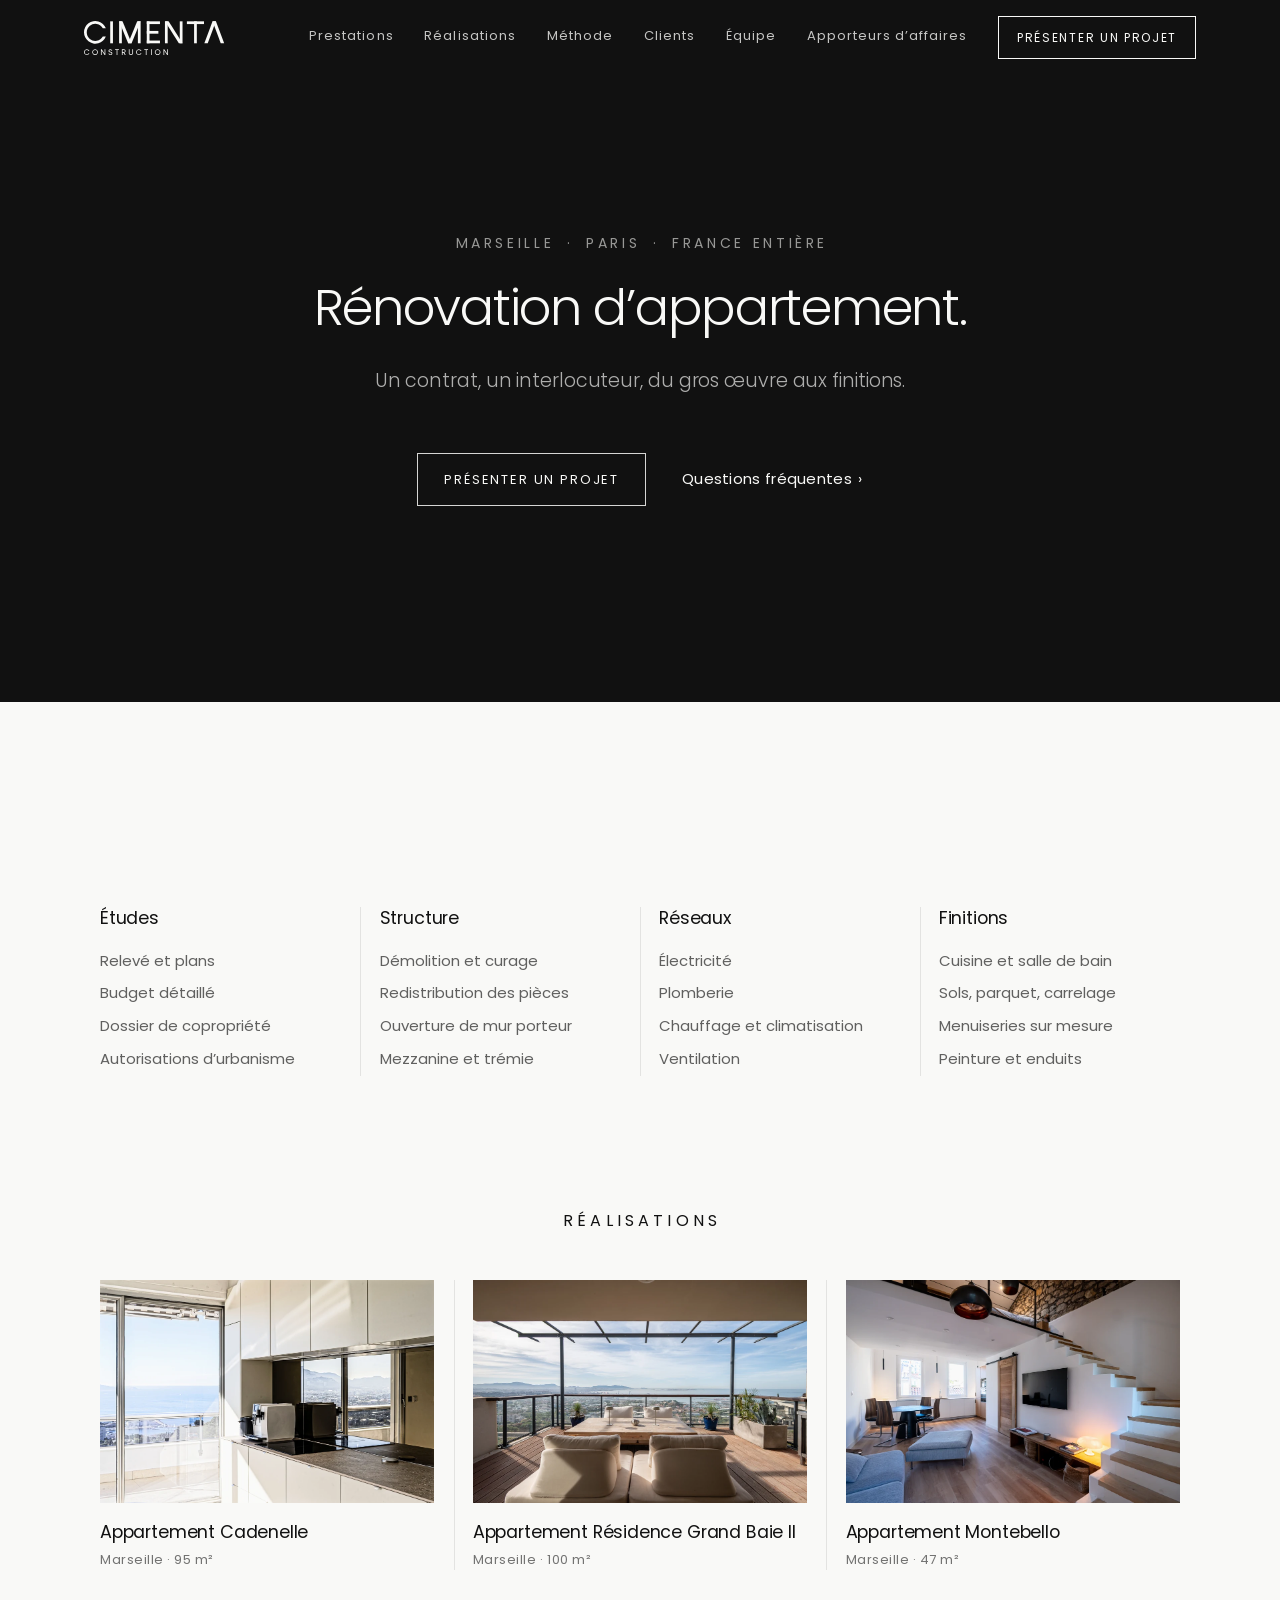
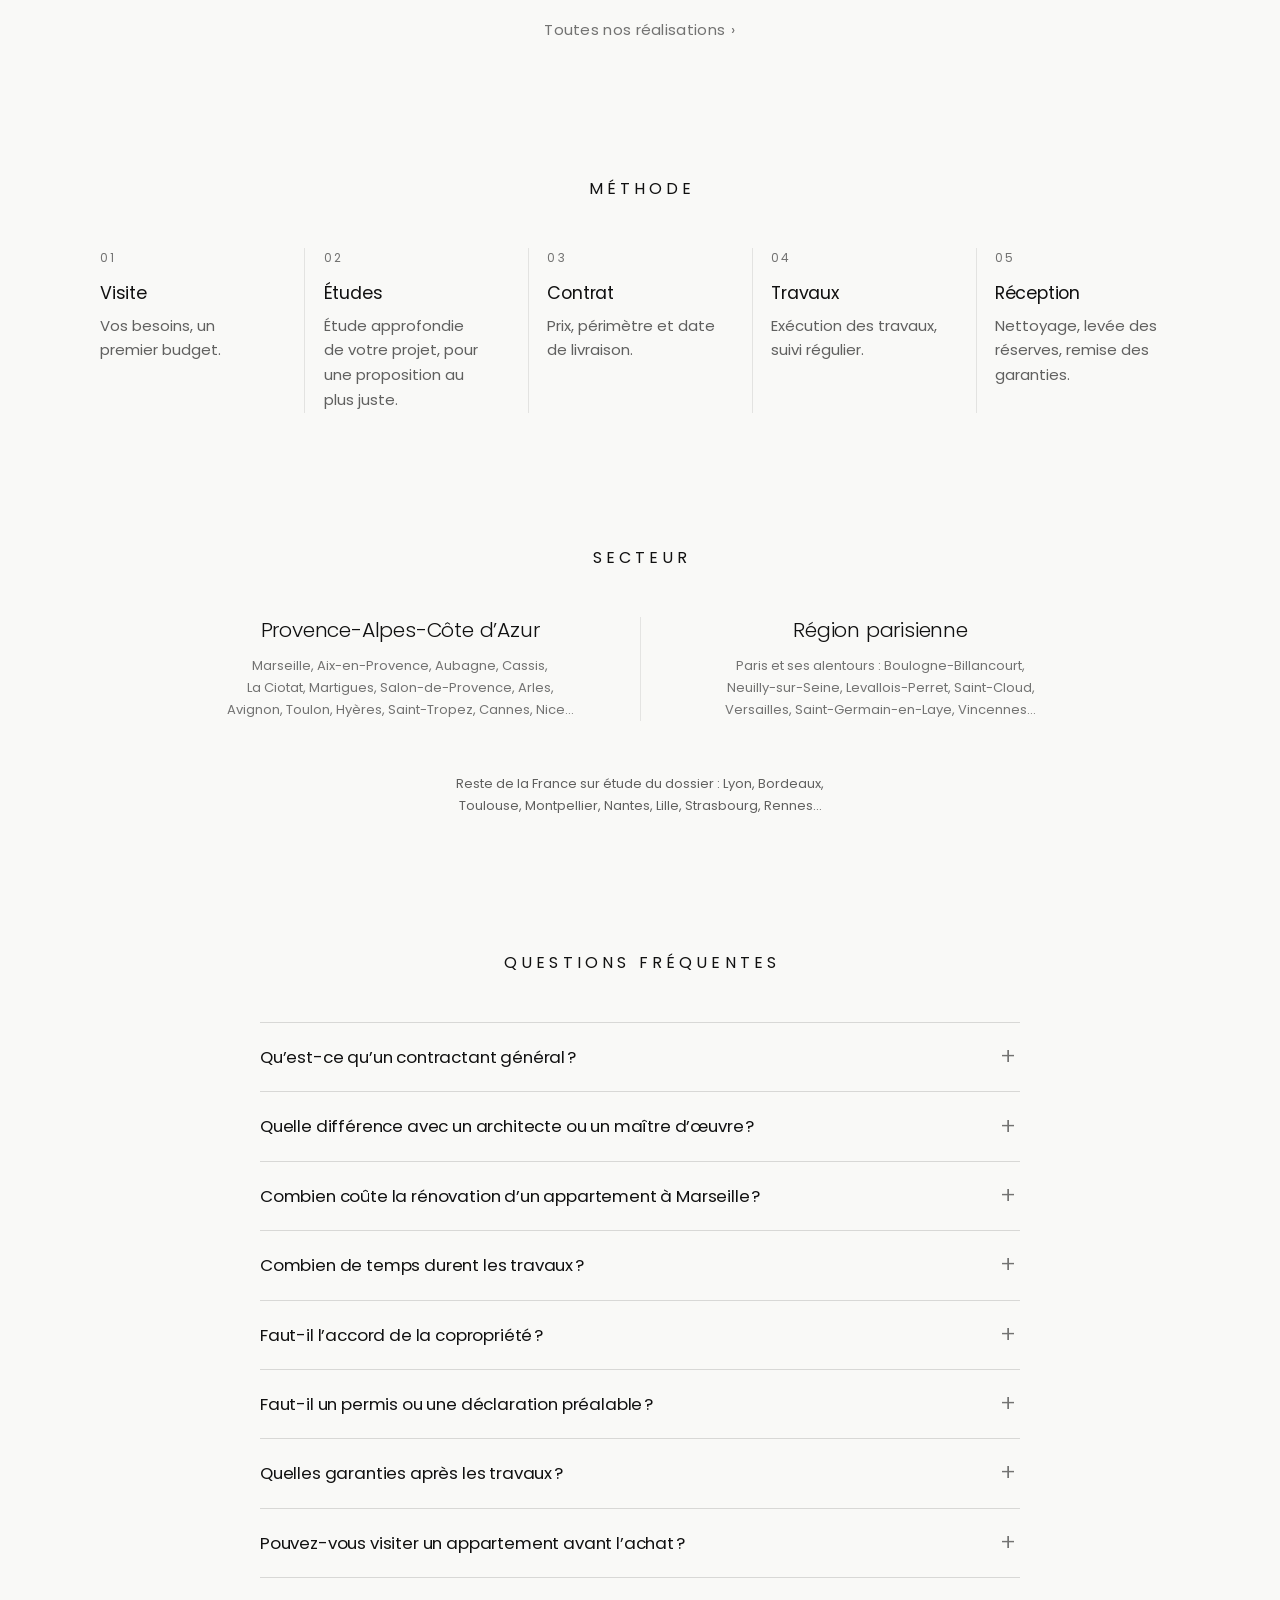
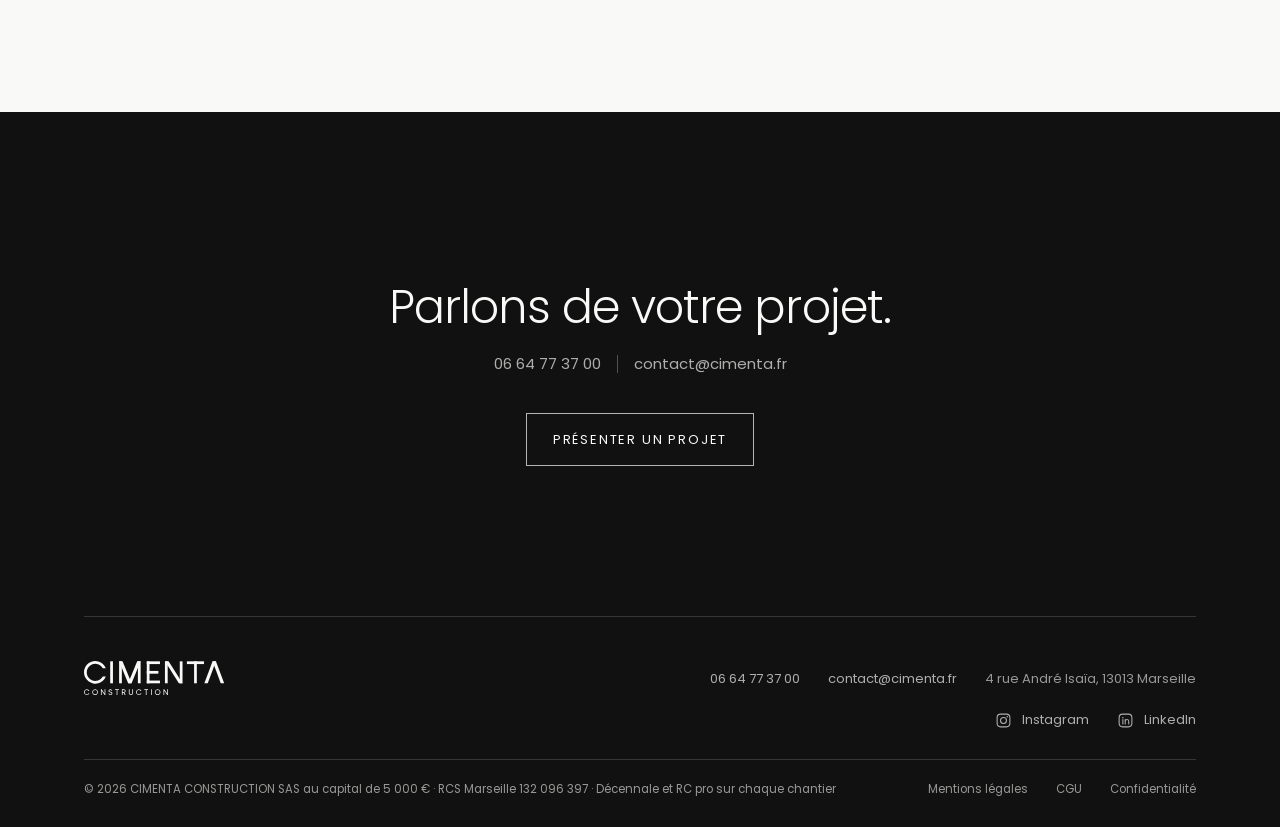
<file: renovation-appartement-marseille.html>
<!DOCTYPE html>
<html lang="fr">
<head>
  <meta charset="utf-8">
  <meta name="viewport" content="width=device-width, initial-scale=1, viewport-fit=cover">
  <title>Rénovation d’appartement à Marseille | CIMENTA CONSTRUCTION</title>
  <meta name="description" content="Rénovation complète d’appartement à Marseille et alentours par CIMENTA CONSTRUCTION, contractant général tous corps d’état : un seul contrat, un seul interlocuteur, budget, périmètre et date de livraison définis avant les travaux.">
  <link rel="canonical" href="https://cimenta.fr/renovation-appartement-marseille">
  <meta name="theme-color" content="#111111">
  <meta property="og:type" content="website">
  <meta property="og:locale" content="fr_FR">
  <meta property="og:site_name" content="CIMENTA CONSTRUCTION">
  <meta property="og:title" content="Rénovation d’appartement à Marseille | CIMENTA CONSTRUCTION">
  <meta property="og:description" content="Rénovation complète d’appartement à Marseille et alentours par CIMENTA CONSTRUCTION, contractant général tous corps d’état : un seul contrat, un seul interlocuteur, budget, périmètre et date de livraison définis avant les travaux.">
  <meta property="og:url" content="https://cimenta.fr/renovation-appartement-marseille">
  <meta property="og:image" content="https://cimenta.fr/assets/og-cimenta-2026.png">
  <link rel="icon" href="/assets/favicon.svg" type="image/svg+xml">
  <link rel="apple-touch-icon" href="/assets/apple-touch-icon.png">
  <link rel="preload" href="/assets/fonts/poppins-latin-300-normal.woff2" as="font" type="font/woff2" crossorigin>
  <link rel="preload" href="/assets/fonts/poppins-latin-400-normal.woff2" as="font" type="font/woff2" crossorigin>
  <link rel="stylesheet" href="/assets/cimenta.css?v=20261104h">
  <script>document.documentElement.classList.add('js');</script>
  <script type="application/ld+json">
{
  "@context": "https://schema.org",
  "@type": "Service",
  "name": "Rénovation d'appartement à Marseille",
  "serviceType": "Rénovation d'appartement tous corps d'état",
  "url": "https://cimenta.fr/renovation-appartement-marseille",
  "description": "Rénovation complète d'appartement à Marseille et alentours par CIMENTA CONSTRUCTION, contractant général tous corps d'état : un seul contrat, un seul interlocuteur, budget, périmètre et date de livraison définis avant les travaux.",
  "provider": {
    "@type": "GeneralContractor",
    "name": "CIMENTA CONSTRUCTION",
    "url": "https://cimenta.fr/",
    "telephone": "+33 6 64 77 37 00"
  },
  "areaServed": [
    {
      "@type": "City",
      "name": "Marseille"
    },
    {
      "@type": "City",
      "name": "Aix-en-Provence"
    },
    {
      "@type": "City",
      "name": "Cassis"
    },
    {
      "@type": "City",
      "name": "Toulon"
    },
    {
      "@type": "AdministrativeArea",
      "name": "Bouches-du-Rhône"
    },
    {
      "@type": "AdministrativeArea",
      "name": "Provence-Alpes-Côte d'Azur"
    },
    {
      "@type": "City",
      "name": "Paris"
    },
    {
      "@type": "AdministrativeArea",
      "name": "Île-de-France"
    }
  ]
}
  </script>
  <script type="application/ld+json">
{
  "@context": "https://schema.org",
  "@type": "FAQPage",
  "mainEntity": [
    {
      "@type": "Question",
      "name": "Qu'est-ce qu'un contractant général ?",
      "acceptedAnswer": {
        "@type": "Answer",
        "text": "C'est une entreprise qui signe avec vous un contrat unique pour l'ensemble des travaux, tous corps d'état. Elle répond du résultat et reste votre seul interlocuteur, de l'ouverture du chantier jusqu'au terme des garanties."
      }
    },
    {
      "@type": "Question",
      "name": "Quelle différence avec un architecte ou un maître d'œuvre ?",
      "acceptedAnswer": {
        "@type": "Answer",
        "text": "L'architecte conçoit le projet et dessine les plans. Le maître d'œuvre suit le chantier pour votre compte, mais vous signez en général un contrat avec chaque artisan. Avec un contractant général, un seul contrat couvre tous les travaux. CIMENTA CONSTRUCTION travaille avec des architectes partenaires, ou avec le vôtre."
      }
    },
    {
      "@type": "Question",
      "name": "Combien coûte la rénovation d'un appartement à Marseille ?",
      "acceptedAnswer": {
        "@type": "Answer",
        "text": "Le budget dépend de la surface, de l'état du logement et du niveau de finition. Après la visite, nous vous donnons un premier budget. Après les études, une proposition détaillée fixe le prix, le périmètre et la date de livraison."
      }
    },
    {
      "@type": "Question",
      "name": "Combien de temps durent les travaux ?",
      "acceptedAnswer": {
        "@type": "Answer",
        "text": "La durée dépend de l'ampleur du projet. Elle est fixée dans le contrat, avec une date de livraison, avant le début des travaux."
      }
    },
    {
      "@type": "Question",
      "name": "Faut-il l'accord de la copropriété ?",
      "acceptedAnswer": {
        "@type": "Answer",
        "text": "Pour des travaux à l'intérieur de vos parties privatives, il suffit en général d'informer le syndic et de respecter le règlement de copropriété. Les travaux qui touchent les parties communes ou l'aspect extérieur de l'immeuble (mur porteur, façade, fenêtres, réseaux communs) doivent être autorisés par l'assemblée générale. Nous vous aidons à préparer le dossier."
      }
    },
    {
      "@type": "Question",
      "name": "Faut-il un permis ou une déclaration préalable ?",
      "acceptedAnswer": {
        "@type": "Answer",
        "text": "Une rénovation intérieure n'en demande généralement pas. Une déclaration préalable est nécessaire dès que l'aspect extérieur change, par exemple les fenêtres ou la façade. En secteur protégé, l'avis de l'Architecte des Bâtiments de France peut être requis. Nous nous chargeons des démarches."
      }
    },
    {
      "@type": "Question",
      "name": "Quelles garanties après les travaux ?",
      "acceptedAnswer": {
        "@type": "Answer",
        "text": "Responsabilité civile pendant le chantier, puis, après la réception : parfait achèvement (1 an), garantie biennale (2 ans) et décennale (10 ans)."
      }
    },
    {
      "@type": "Question",
      "name": "Pouvez-vous visiter un appartement avant l'achat ?",
      "acceptedAnswer": {
        "@type": "Answer",
        "text": "Oui. Nous visitons le bien avec vous et vous donnons un premier budget de travaux, pour vous aider à décider."
      }
    }
  ]
}
  </script>
  <script type="application/ld+json">
{
  "@context": "https://schema.org",
  "@type": "BreadcrumbList",
  "itemListElement": [
    {
      "@type": "ListItem",
      "position": 1,
      "name": "Accueil",
      "item": "https://cimenta.fr/"
    },
    {
      "@type": "ListItem",
      "position": 2,
      "name": "Rénovation d'appartement à Marseille",
      "item": "https://cimenta.fr/renovation-appartement-marseille"
    }
  ]
}
  </script>
</head>
<body>
  <svg class="sprite" width="0" height="0" aria-hidden="true" focusable="false"><defs><g id="logo-cimenta"><path d="M397.5,124 A206,206 0 1 0 397.5,276 L342.2,276 A156,156 0 1 1 342.2,124 Z"/><path d="M477,0 L527,0 L527,400 L477,400 Z"/><path d="M639,0 L689,0 L689,400 L639,400 Z"/><path d="M981,0 L1031,0 L1031,400 L981,400 Z"/><path d="M639,0 L701.4,0 L866.2,400 L803.8,400 Z"/><path d="M968.6,0 L1031,0 L866.2,400 L803.8,400 Z"/><path d="M1143,0 L1193,0 L1193,400 L1143,400 Z"/><path d="M1143,0 L1383,0 L1383,50 L1143,50 Z"/><path d="M1143,350 L1383,350 L1383,400 L1143,400 Z"/><path d="M1143,175 L1354.2,175 L1354.2,225 L1143,225 Z"/><path d="M1473.7,0 L1523.7,0 L1523.7,400 L1473.7,400 Z"/><path d="M1743.7,0 L1793.7,0 L1793.7,400 L1743.7,400 Z"/><path d="M1473.7,0 L1540.1,0 L1793.7,400 L1727.3,400 Z"/><path d="M1873.2,0 L2185.2,0 L2185.2,50 L1873.2,50 Z"/><path d="M2004.2,0 L2054.2,0 L2054.2,400 L2004.2,400 Z"/><path d="M2191.2,400 L2252.6,400 L2401.8,0 L2340.4,0 Z"/><path d="M2489.7,400 L2551.2,400 L2401.8,0 L2340.4,0 Z"/><path d="M50.8 508.8Q67.5 508.8 79.9 516.9Q92.3 524.9 98 539.6H82.1Q77.8 530.4 69.9 525.5Q61.9 520.5 50.8 520.5Q40.1 520.5 31.7 525.5Q23.2 530.4 18.4 539.6Q13.6 548.7 13.6 561Q13.6 573.1 18.4 582.2Q23.2 591.3 31.7 596.3Q40.1 601.2 50.8 601.2Q61.9 601.2 69.9 596.4Q77.8 591.5 82.1 582.3H98Q92.3 596.9 79.9 604.8Q67.5 612.8 50.8 612.8Q36.6 612.8 25 606.1Q13.4 599.5 6.7 587.7Q0 575.8 0 561Q0 546.1 6.7 534.2Q13.4 522.3 25 515.5Q36.6 508.8 50.8 508.8Z"/><path d="M150.7 561Q150.7 546.1 157.5 534.2Q164.3 522.3 176 515.6Q187.6 509 201.8 509Q216.1 509 227.8 515.6Q239.5 522.3 246.2 534.1Q252.9 545.9 252.9 561Q252.9 576 246.2 587.8Q239.5 599.6 227.8 606.3Q216.1 612.9 201.8 612.9Q187.6 612.9 176 606.3Q164.3 599.6 157.5 587.7Q150.7 575.8 150.7 561ZM239.3 561Q239.3 548.7 234.4 539.6Q229.6 530.4 221.1 525.5Q212.6 520.5 201.8 520.5Q191 520.5 182.5 525.5Q174.1 530.4 169.2 539.6Q164.3 548.7 164.3 561Q164.3 573.1 169.2 582.3Q174.1 591.5 182.6 596.4Q191.2 601.4 201.8 601.4Q212.5 601.4 221 596.4Q229.6 591.5 234.4 582.3Q239.3 573.1 239.3 561Z"/><path d="M388.4 611.9H375.2L321.7 530.9V611.9H308.4V510H321.7L375.2 590.9V510H388.4Z"/><path d="M446.1 584.8H460.3Q461 591.9 466.2 596.8Q471.4 601.7 481.3 601.7Q490.8 601.7 496.3 596.9Q501.8 592.2 501.8 584.8Q501.8 578.9 498.6 575.3Q495.4 571.6 490.5 569.7Q485.7 567.8 477.5 565.6Q467.5 563 461.4 560.4Q455.3 557.7 451 552.1Q446.7 546.5 446.7 537Q446.7 528.7 451 522.3Q455.2 515.8 462.9 512.3Q470.5 508.8 480.5 508.8Q494.8 508.8 503.9 516Q513 523.1 514.2 535H499.6Q498.9 529.1 493.5 524.7Q488.1 520.2 479.1 520.2Q470.8 520.2 465.6 524.5Q460.3 528.8 460.3 536.6Q460.3 542.1 463.5 545.6Q466.6 549.1 471.2 551Q475.8 552.8 484.1 555.1Q494.2 557.9 500.3 560.6Q506.4 563.3 510.8 568.9Q515.2 574.5 515.2 584.2Q515.2 591.6 511.3 598.2Q507.3 604.8 499.6 608.8Q491.8 612.9 481.3 612.9Q471.3 612.9 463.3 609.4Q455.3 605.8 450.8 599.4Q446.3 593.1 446.1 584.8Z"/><path d="M635.4 510.1V521H607.7V611.9H594.4V521H566.5V510.1Z"/><path d="M743.3 611.9 719.1 570.3H703V611.9H689.8V510.1H722.6Q734.1 510.1 742.1 514.1Q750.1 518 754 524.7Q757.9 531.5 757.9 540.1Q757.9 550.6 751.9 558.6Q745.8 566.6 733.7 569.3L759.3 611.9ZM703 559.6H722.6Q733.4 559.6 738.8 554.3Q744.2 549 744.2 540.1Q744.2 531 738.9 526.1Q733.6 521.1 722.6 521.1H703Z"/><path d="M829.5 510.1V574.5Q829.5 588.1 836.2 594.7Q842.8 601.2 854.6 601.2Q866.3 601.2 873 594.7Q879.6 588.1 879.6 574.5V510.1H892.9V574.4Q892.9 587.1 887.8 595.8Q882.7 604.5 874 608.7Q865.3 612.9 854.5 612.9Q843.7 612.9 835 608.7Q826.3 604.5 821.3 595.8Q816.2 587.1 816.2 574.4V510.1Z"/><path d="M998.9 508.8Q1015.6 508.8 1028 516.9Q1040.4 524.9 1046.1 539.6H1030.2Q1025.9 530.4 1018 525.5Q1010 520.5 998.9 520.5Q988.3 520.5 979.8 525.5Q971.3 530.4 966.5 539.6Q961.7 548.7 961.7 561Q961.7 573.1 966.5 582.2Q971.3 591.3 979.8 596.3Q988.3 601.2 998.9 601.2Q1010 601.2 1018 596.4Q1025.9 591.5 1030.2 582.3H1046.1Q1040.4 596.9 1028 604.8Q1015.6 612.8 998.9 612.8Q984.8 612.8 973.2 606.1Q961.5 599.5 954.8 587.7Q948.1 575.8 948.1 561Q948.1 546.1 954.8 534.2Q961.5 522.3 973.2 515.5Q984.8 508.8 998.9 508.8Z"/><path d="M1166.4 510.1V521H1138.7V611.9H1125.4V521H1097.5V510.1Z"/><path d="M1234.1 510.1V611.9H1220.8V510.1Z"/><path d="M1289.7 561Q1289.7 546.1 1296.5 534.2Q1303.3 522.3 1315 515.6Q1326.7 509 1340.8 509Q1355.1 509 1366.8 515.6Q1378.5 522.3 1385.2 534.1Q1391.9 545.9 1391.9 561Q1391.9 576 1385.2 587.8Q1378.5 599.6 1366.8 606.3Q1355.1 612.9 1340.8 612.9Q1326.7 612.9 1315 606.3Q1303.3 599.6 1296.5 587.7Q1289.7 575.8 1289.7 561ZM1378.3 561Q1378.3 548.7 1373.5 539.6Q1368.6 530.4 1360.1 525.5Q1351.6 520.5 1340.8 520.5Q1330 520.5 1321.6 525.5Q1313.1 530.4 1308.2 539.6Q1303.3 548.7 1303.3 561Q1303.3 573.1 1308.2 582.3Q1313.1 591.5 1321.6 596.4Q1330.2 601.4 1340.8 601.4Q1351.5 601.4 1360 596.4Q1368.6 591.5 1373.5 582.3Q1378.3 573.1 1378.3 561Z"/><path d="M1527.5 611.9H1514.2L1460.7 530.9V611.9H1447.4V510H1460.7L1514.2 590.9V510H1527.5Z"/></g></defs></svg>
  <a class="skip" href="#main">Aller au contenu</a>

  <header class="nav" id="nav">
    <div class="wrap">
      <a class="logo" href="/" aria-label="CIMENTA CONSTRUCTION, accueil">
        <svg class="logo-svg" viewBox="0 -6.0 2551.1 619.0" aria-hidden="true" focusable="false"><use href="#logo-cimenta"/></svg>
      </a>
      <nav class="nav-links" aria-label="Navigation principale">
        <a href="/#prestations">Prestations</a>
        <a href="/#realisations">Réalisations</a>
        <a href="/#methode">Méthode</a>
        <a href="/#clients">Clients</a>
        <a href="/#equipe">Équipe</a>
        <a href="/apporteur-affaires">Apporteurs d’affaires</a>
        <a class="btn" href="#formulaire" data-open-form>Présenter un projet</a>
      </nav>
      <button class="burger" id="burger" type="button" aria-label="Ouvrir le menu" aria-expanded="false" aria-controls="drawer">
        <span></span><span></span>
      </button>
    </div>
  </header>

  <div class="drawer dark" id="drawer" aria-hidden="true">
    <nav aria-label="Navigation mobile">
      <a href="/">Accueil</a>
      <a href="/#prestations">Prestations</a>
      <a href="/#realisations">Réalisations</a>
      <a href="/#methode">Méthode</a>
      <a href="/#clients">Clients</a>
      <a href="/#equipe">Équipe</a>
      <a href="/apporteur-affaires">Apporteurs d’affaires</a>
      <a href="#contact">Contact</a>
    </nav>
    <div class="drawer-foot">
      <a class="btn btn-solid" href="#formulaire" data-open-form>Présenter un projet <span class="arr" aria-hidden="true">→</span></a>
      <a href="mailto:contact@cimenta.fr">contact@cimenta.fr</a>
      <a href="tel:+33664773700">06 64 77 37 00</a>
    </div>
  </div>

  <main id="main">
    <section class="hero-a ap-hero dark" aria-labelledby="pg-title">
      <div class="wrap">
        <p class="ap-label ap-zones"><span>Marseille</span><span>Paris</span><span>France entière</span></p>
        <h1 id="pg-title">Rénovation d’appartement.</h1>
        <p class="sub">Un contrat, un interlocuteur, du gros œuvre aux finitions.</p>
        <div class="ha-links">
          <a class="btn btn-solid" href="#formulaire" data-open-form>Présenter un projet</a>
          <a class="alink" href="#questions">Questions fréquentes <span aria-hidden="true">›</span></a>
        </div>
      </div>
    </section>

    <section class="msec" id="prestations" aria-labelledby="pr-title">
      <div class="wrap">
        <h2 id="pr-title" data-reveal>Prestations</h2>
        <div class="mgrid c4" data-reveal>
          <div><h3>Études</h3><ul class="plain"><li>Relevé et plans</li><li>Budget détaillé</li><li>Dossier de copropriété</li><li>Autorisations d’urbanisme</li></ul></div>
          <div><h3>Structure</h3><ul class="plain"><li>Démolition et curage</li><li>Redistribution des pièces</li><li>Ouverture de mur porteur</li><li>Mezzanine et trémie</li></ul></div>
          <div><h3>Réseaux</h3><ul class="plain"><li>Électricité</li><li>Plomberie</li><li>Chauffage et climatisation</li><li>Ventilation</li></ul></div>
          <div><h3>Finitions</h3><ul class="plain"><li>Cuisine et salle de bain</li><li>Sols, parquet, carrelage</li><li>Menuiseries sur mesure</li><li>Peinture et enduits</li></ul></div>
        </div>
      </div>
    </section>

    <section class="msec" id="appartements" aria-labelledby="apt-title">
      <div class="wrap">
        <h2 id="apt-title" data-reveal>Réalisations</h2>
        <div class="mgrid c3 pg-apts" data-reveal>
          <a class="pg-apt" href="/#realisations"><figure><img src="/assets/realisations/cadenelle-3-1000.webp" alt="Appartement Cadenelle, rénovation à Marseille" width="1000" height="667" loading="lazy" decoding="async"></figure><h3>Appartement Cadenelle</h3><p>Marseille · 95 m²</p></a>
          <a class="pg-apt" href="/#realisations"><figure><img src="/assets/realisations/grand-baie-complet-3-1000.webp" alt="Appartement Résidence Grand Baie II, rénovation à Marseille" width="1000" height="667" loading="lazy" decoding="async"></figure><h3>Appartement Résidence Grand Baie II</h3><p>Marseille · 100 m²</p></a>
          <a class="pg-apt" href="/#realisations"><figure><img src="/assets/realisations/montebello-1-1000.webp" alt="Appartement Montebello, rénovation à Marseille" width="1000" height="667" loading="lazy" decoding="async"></figure><h3>Appartement Montebello</h3><p>Marseille · 47 m²</p></a>
        </div>
        <p class="foot-note" data-reveal><a class="alink" href="/#realisations">Toutes nos réalisations <span aria-hidden="true">›</span></a></p>
      </div>
    </section>

    <section class="msec" id="methode" aria-labelledby="me-title">
      <div class="wrap">
        <h2 id="me-title" data-reveal>Méthode</h2>
        <ol class="mgrid c5" data-reveal>
          <li><span class="n">01</span><h3>Visite</h3><p>Vos besoins, un premier budget.</p></li>
          <li><span class="n">02</span><h3>Études</h3><p>Étude approfondie de votre projet, pour une proposition au plus juste.</p></li>
          <li><span class="n">03</span><h3>Contrat</h3><p>Prix, périmètre et date de livraison.</p></li>
          <li><span class="n">04</span><h3>Travaux</h3><p>Exécution des travaux, suivi régulier.</p></li>
          <li><span class="n">05</span><h3>Réception</h3><p>Nettoyage, levée des réserves, remise des garanties.</p></li>
        </ol>
      </div>
    </section>

    <section class="msec" id="secteur" aria-labelledby="se-title">
      <div class="wrap">
        <h2 id="se-title" data-reveal>Secteur</h2>
        <div class="se-zones" data-reveal>
          <div><h3>Provence-Alpes-Côte d’Azur</h3><p><span>Marseille</span>, <span>Aix-en-Provence</span>, <span>Aubagne</span>, <span>Cassis</span>, <span>La Ciotat</span>, <span>Martigues</span>, <span>Salon-de-Provence</span>, <span>Arles</span>, <span>Avignon</span>, <span>Toulon</span>, <span>Hyères</span>, <span>Saint-Tropez</span>, <span>Cannes</span>, <span>Nice…</span></p></div>
          <div><h3>Région parisienne</h3><p>Paris et ses alentours : <span>Boulogne-Billancourt</span>, <span>Neuilly-sur-Seine</span>, <span>Levallois-Perret</span>, <span>Saint-Cloud</span>, <span>Versailles</span>, <span>Saint-Germain-en-Laye</span>, <span>Vincennes…</span></p></div>
        </div>
        <p class="se-rest" data-reveal>Reste de la France sur étude du dossier : <span>Lyon</span>, <span>Bordeaux</span>, <span>Toulouse</span>, <span>Montpellier</span>, <span>Nantes</span>, <span>Lille</span>, <span>Strasbourg</span>, <span>Rennes…</span></p>
      </div>
    </section>

    <section class="msec" id="questions" aria-labelledby="fq-title">
      <div class="wrap">
        <h2 id="fq-title" data-reveal>Questions fréquentes</h2>
        <div class="faq" data-reveal>
          <details><summary><h3>Qu’est-ce qu’un contractant général ?</h3></summary><p>C’est une entreprise qui signe avec vous un contrat unique pour l’ensemble des travaux, tous corps d’état. Elle répond du résultat et reste votre seul interlocuteur, de l’ouverture du chantier jusqu’au terme des garanties.</p></details>
          <details><summary><h3>Quelle différence avec un architecte ou un maître d’œuvre ?</h3></summary><p>L’architecte conçoit le projet et dessine les plans. Le maître d’œuvre suit le chantier pour votre compte, mais vous signez en général un contrat avec chaque artisan. Avec un contractant général, un seul contrat couvre tous les travaux. CIMENTA CONSTRUCTION travaille avec des architectes partenaires, ou avec le vôtre.</p></details>
          <details><summary><h3>Combien coûte la rénovation d’un appartement à Marseille ?</h3></summary><p>Le budget dépend de la surface, de l’état du logement et du niveau de finition. Après la visite, nous vous donnons un premier budget. Après les études, une proposition détaillée fixe le prix, le périmètre et la date de livraison.</p></details>
          <details><summary><h3>Combien de temps durent les travaux ?</h3></summary><p>La durée dépend de l’ampleur du projet. Elle est fixée dans le contrat, avec une date de livraison, avant le début des travaux.</p></details>
          <details><summary><h3>Faut-il l’accord de la copropriété ?</h3></summary><p>Pour des travaux à l’intérieur de vos parties privatives, il suffit en général d’informer le syndic et de respecter le règlement de copropriété. Les travaux qui touchent les parties communes ou l’aspect extérieur de l’immeuble (mur porteur, façade, fenêtres, réseaux communs) doivent être autorisés par l’assemblée générale. Nous vous aidons à préparer le dossier.</p></details>
          <details><summary><h3>Faut-il un permis ou une déclaration préalable ?</h3></summary><p>Une rénovation intérieure n’en demande généralement pas. Une déclaration préalable est nécessaire dès que l’aspect extérieur change, par exemple les fenêtres ou la façade. En secteur protégé, l’avis de l’Architecte des Bâtiments de France peut être requis. Nous nous chargeons des démarches.</p></details>
          <details><summary><h3>Quelles garanties après les travaux ?</h3></summary><p>Responsabilité civile pendant le chantier, puis, après la réception : parfait achèvement (1 an), garantie biennale (2 ans) et décennale (10 ans).</p></details>
          <details><summary><h3>Pouvez-vous visiter un appartement avant l’achat ?</h3></summary><p>Oui. Nous visitons le bien avec vous et vous donnons un premier budget de travaux, pour vous aider à décider.</p></details>
        </div>
      </div>
    </section>

    <section class="cdark dark" id="contact" aria-labelledby="contact-title">
      <div class="wrap">
        <h2 id="contact-title" data-reveal>Parlons de votre projet.</h2>
        <p class="cd-line" data-reveal><a href="tel:+33664773700">06 64 77 37 00</a><a href="mailto:contact@cimenta.fr">contact@cimenta.fr</a></p>
        <div data-reveal><a class="btn cd-btn" href="#formulaire" data-open-form>Présenter un projet</a></div>
        <p class="cd-ok" id="success" role="status">Votre demande a bien été envoyée. Nous vous rappelons rapidement.</p>
      </div>
    </section>

    <dialog class="fdialog" id="formulaire" aria-labelledby="fd-title">
      <div class="fd-head">
        <h2 id="fd-title">Présenter un projet</h2>
        <button type="button" class="fd-close" data-close-form aria-label="Fermer">×</button>
      </div>
      <form class="form" data-form="contact" action="/api/contact" method="POST">
            <input type="hidden" name="_form" value="contact">
            <input type="text" name="_honey" class="hp" tabindex="-1" autocomplete="off" aria-hidden="true">
            <div class="row r3"><div class="field"><label for="f-nom">Nom et prénom</label><input id="f-nom" name="Nom" type="text" autocomplete="name" required></div><div class="field"><label for="f-mail">E-mail</label><input id="f-mail" name="email" type="email" autocomplete="email" required></div><div class="field"><label for="f-tel">Téléphone</label><input id="f-tel" name="Téléphone" type="tel" autocomplete="tel" required></div></div>
            <div class="row"><div class="field"><label for="f-lieu">Ville du projet</label><input id="f-lieu" name="Localisation" type="text" placeholder="Marseille, Paris, Lyon…"></div><div class="field">
              <label for="f-type">Votre projet</label>
              <select id="f-type" name="Type de projet" required>
                <option value="" disabled>Sélectionnez</option>
                <option selected>Rénovation d’un appartement</option>
                <option>Rénovation d’une maison</option>
                <option>Extension ou surélévation</option>
                <option>Restructuration ou division</option>
                <option>Opération de promotion immobilière</option>
                <option>Commerce ou restaurant</option>
                <option>Cabinet médical ou dentaire</option>
                <option>Bureaux</option>
                <option>Autre projet</option>
              </select>
            </div></div>
            <div class="row"><div class="field">
                <label for="f-budget">Budget envisagé</label>
                <select id="f-budget" name="Budget" required>
                  <option value="" disabled selected>Sélectionnez</option>
                  <option>Moins de 50 k€</option>
                  <option>50 à 100 k€</option>
                  <option>100 à 250 k€</option>
                  <option>250 à 500 k€</option>
                  <option>Plus de 500 k€</option>
                  <option>À définir ensemble</option>
                </select>
              </div><div class="field">
                <label for="f-etat">Avancement</label>
                <select id="f-etat" name="Avancement" required>
                  <option value="" disabled selected>Sélectionnez</option>
                  <option>Réflexion en cours</option>
                  <option>Bien ou terrain identifié</option>
                  <option>Plans ou études en cours</option>
                  <option>Projet défini, à réaliser</option>
                  <option>Travaux à engager rapidement</option>
                </select>
              </div></div>
            <div class="field"><label for="f-msg">Votre projet en quelques lignes</label><textarea id="f-msg" name="Message" placeholder="Surface, nature des travaux, délai souhaité…"></textarea></div>
            <div class="form-foot">
              <small>Vos données sont traitées par CIMENTA CONSTRUCTION pour répondre à votre demande. Pour en savoir plus et exercer vos droits : <a href="/politique-confidentialite">politique de confidentialité</a>.</small>
              <button class="btn btn-solid" type="submit">Envoyer ma demande <span class="arr" aria-hidden="true">→</span></button>
            </div>
          </form>
    </dialog>
  </main>

  <footer class="footer dark">
    <div class="wrap">
      <div class="f-top">
        <a class="logo" href="/" aria-label="CIMENTA CONSTRUCTION, accueil"><svg class="logo-svg" viewBox="0 -6.0 2551.1 619.0" aria-hidden="true" focusable="false"><use href="#logo-cimenta"/></svg></a>
        <p class="f-info"><a href="tel:+33664773700">06 64 77 37 00</a><a href="mailto:contact@cimenta.fr">contact@cimenta.fr</a><span>4 rue André Isaïa, 13013 Marseille</span></p>
      </div>
        <p class="f-social"><a href="https://www.instagram.com/cimenta.construction/" target="_blank" rel="noopener" aria-label="Suivez-nous sur Instagram (nouvel onglet)"><svg viewBox="0 0 24 24" width="17" height="17" aria-hidden="true" focusable="false"><rect x="3" y="3" width="18" height="18" rx="5" fill="none" stroke="currentColor" stroke-width="1.5"/><circle cx="12" cy="12" r="4.2" fill="none" stroke="currentColor" stroke-width="1.5"/><circle cx="17.3" cy="6.7" r="1.1" fill="currentColor"/></svg><span>Instagram</span></a><a href="https://www.linkedin.com/company/146768289/" target="_blank" rel="noopener" aria-label="Suivez-nous sur LinkedIn (nouvel onglet)"><svg viewBox="0 0 24 24" width="17" height="17" aria-hidden="true" focusable="false"><rect x="3" y="3" width="18" height="18" rx="5" fill="none" stroke="currentColor" stroke-width="1.5"/><circle cx="8.3" cy="8" r="1.1" fill="currentColor"/><path d="M8.3 10.6v6.2M11.6 16.8v-6.2M11.6 13.4c0-1.7 1.1-2.8 2.6-2.8s2.4 1 2.4 2.8v3.4" fill="none" stroke="currentColor" stroke-width="1.5" stroke-linecap="round"/></svg><span>LinkedIn</span></a></p>
      <div class="f-bottom">
        <span class="f-id"><span class="f-l">© <span id="year">2026</span> CIMENTA CONSTRUCTION SAS au capital de 5&nbsp;000&nbsp;€</span><span class="f-sep"> · </span><span class="f-l">RCS Marseille 132&nbsp;096&nbsp;397</span><span class="f-sep"> · </span><a class="f-l" href="/mentions-legales#assurances">Décennale et RC pro sur chaque chantier</a></span>
        <span class="f-legal"><a href="/mentions-legales">Mentions légales</a><a href="/conditions-generales-utilisation">CGU</a><a href="/politique-confidentialite">Confidentialité</a></span>
      </div>
    </div>
  </footer>

  <a class="callbar" id="callbar" href="tel:+33664773700" aria-label="Appeler CIMENTA CONSTRUCTION"><svg viewBox="0 0 24 24" width="16" height="16" aria-hidden="true"><path fill="none" stroke="currentColor" stroke-width="1.4" d="M6.6 3.5h3l1.5 4-2 1.3a11 11 0 0 0 6.1 6.1l1.3-2 4 1.5v3A2 2 0 0 1 18.4 19.5 15.9 15.9 0 0 1 4.5 5.6 2 2 0 0 1 6.6 3.5z"/></svg><span>Appeler</span></a>
  <script src="/assets/cimenta.js?v=20261104h" defer></script>
</body>
</html>
</file>
<file: assets/cimenta.css>
/* CIMENTA — feuille de style commune
   Charte v2 : noir #111111, ivoire #F9F9F7, Poppins Light (titres, logotype) et Regular (texte). */

@font-face {
  font-family: 'Poppins';
  font-style: normal;
  font-weight: 300;
  font-display: swap;
  src: url('/assets/fonts/poppins-latin-300-normal.woff2') format('woff2');
}
@font-face {
  font-family: 'Poppins';
  font-style: normal;
  font-weight: 400;
  font-display: swap;
  src: url('/assets/fonts/poppins-latin-400-normal.woff2') format('woff2');
}

:root {
  --ink: #111111;
  --ivory: #F9F9F7;
  --ink-soft: rgba(17, 17, 17, .66);
  --ink-mute: rgba(17, 17, 17, .58);
  --ink-rule: rgba(17, 17, 17, .14);
  --iv-soft: rgba(249, 249, 247, .68);
  --iv-mute: rgba(249, 249, 247, .58);
  --iv-rule: rgba(249, 249, 247, .16);
  --pad: clamp(20px, 5vw, 64px);
  --max: 1240px;
  --nav-h: 76px;
}

*, *::before, *::after { box-sizing: border-box; }
html { -webkit-text-size-adjust: 100%; scroll-behavior: smooth; scroll-padding-top: var(--nav-h); }
@media (prefers-reduced-motion: reduce) { html { scroll-behavior: auto; } }

body {
  margin: 0;
  background: var(--ivory);
  color: var(--ink);
  font-family: 'Poppins', system-ui, -apple-system, 'Segoe UI', sans-serif;
  font-weight: 400;
  font-size: 16px;
  line-height: 1.65;
  -webkit-font-smoothing: antialiased;
  -moz-osx-font-smoothing: grayscale;
  overflow-x: hidden;
}

img, svg { display: block; max-width: 100%; }
a { color: inherit; }
::selection { background: var(--ink); color: var(--ivory); }
.dark ::selection { background: var(--ivory); color: var(--ink); }

h1, h2, h3 { font-weight: 300; margin: 0; letter-spacing: -.01em; }
h1 { font-size: clamp(2.3rem, 5.4vw, 4.6rem); line-height: 1.06; }
h2 { font-size: clamp(1.9rem, 3.8vw, 3.1rem); line-height: 1.1; }
h3 { font-size: 1.2rem; line-height: 1.35; }
p { margin: 0; }

.wrap { width: 100%; max-width: var(--max); margin: 0 auto; padding: 0 var(--pad); }
.dark { background: var(--ink); color: var(--ivory); }

.label {
  font-size: 11px;
  letter-spacing: .24em;
  text-transform: uppercase;
  color: var(--ink-mute);
}
.dark .label { color: var(--iv-mute); }

.skip {
  position: absolute; left: -9999px; top: 8px; z-index: 200;
  background: var(--ink); color: var(--ivory); padding: 10px 16px; text-decoration: none; font-size: 14px;
}
.skip:focus { left: 8px; }

:focus-visible { outline: 1px solid currentColor; outline-offset: 4px; }

/* ---------- Logotype ---------- */
.logo {
  display: inline-flex;
  flex-direction: column;
  align-items: flex-start;
  text-decoration: none;
  line-height: 1;
  color: inherit;
}
.logo .word {
  font-weight: 300;
  font-size: 19px;
  letter-spacing: .46em;
  margin-right: -.46em;
  text-transform: uppercase;
}
.logo .act {
  font-weight: 400;
  font-size: calc(19px * .265);
  letter-spacing: .46em;
  text-transform: uppercase;
  margin-top: 7px;
  opacity: .72;
}

/* ---------- Boutons ---------- */
.btn {
  display: inline-flex;
  align-items: center;
  gap: 12px;
  padding: 15px 26px;
  border: 1px solid currentColor;
  background: transparent;
  color: inherit;
  font: inherit;
  font-size: 13px;
  letter-spacing: .14em;
  text-transform: uppercase;
  text-decoration: none;
  cursor: pointer;
  transition: background .25s, color .25s, border-color .25s;
}
.btn .arr { transition: transform .25s; }
.btn:hover .arr { transform: translateX(4px); }
.btn-solid { background: var(--ink); color: var(--ivory); border-color: var(--ink); }
.btn-solid:hover { background: transparent; color: var(--ink); }
.dark .btn-solid { background: var(--ivory); color: var(--ink); border-color: var(--ivory); }
.dark .btn-solid:hover { background: transparent; color: var(--ivory); }
.btn-line:hover { background: var(--ink); color: var(--ivory); border-color: var(--ink); }
.dark .btn-line:hover { background: var(--ivory); color: var(--ink); border-color: var(--ivory); }

.link {
  font-size: 13px;
  letter-spacing: .14em;
  text-transform: uppercase;
  text-decoration: none;
  border-bottom: 1px solid currentColor;
  padding-bottom: 3px;
}

/* ---------- Navigation ---------- */
.nav {
  position: fixed;
  inset: 0 0 auto 0;
  z-index: 100;
  height: var(--nav-h);
  color: var(--ivory);
  transition: background .3s, color .3s, border-color .3s;
  border-bottom: 1px solid transparent;
}
.nav.light, .nav.stuck {
  background: var(--ivory);
  color: var(--ink);
  border-bottom-color: var(--ink-rule);
}
.nav .wrap { height: 100%; display: flex; align-items: center; justify-content: space-between; gap: 24px; }
.nav-links { display: flex; align-items: center; gap: clamp(18px, 2.4vw, 34px); }
.nav-links a { white-space: nowrap; }
.nav-links a:not(.btn) {
  font-size: 13px;
  letter-spacing: .08em;
  text-decoration: none;
  opacity: .78;
  transition: opacity .2s;
}
.nav-links a:not(.btn):hover { opacity: 1; }
.nav-links .btn { padding: 11px 18px; font-size: 12px; }
.nav.stuck .nav-links .btn, .nav.light .nav-links .btn { background: var(--ink); color: var(--ivory); border-color: var(--ink); }
.nav.stuck .nav-links .btn:hover, .nav.light .nav-links .btn:hover { background: var(--ink); color: var(--ivory); border-color: var(--ink); }

.burger {
  display: none;
  width: 44px; height: 44px;
  border: 0; background: transparent; color: inherit;
  cursor: pointer; padding: 0; position: relative;
}
.burger span {
  position: absolute; left: 11px; right: 11px; height: 1px; background: currentColor;
  transition: transform .3s, top .3s, opacity .2s;
}
.burger span:nth-child(1) { top: 17px; }
.burger span:nth-child(2) { top: 26px; }
.burger[aria-expanded="true"] span:nth-child(1) { top: 21px; transform: rotate(45deg); }
.burger[aria-expanded="true"] span:nth-child(2) { top: 21px; transform: rotate(-45deg); }

.drawer {
  position: fixed; inset: var(--nav-h) 0 0 0; z-index: 99;
  background: var(--ink); color: var(--ivory);
  padding: 32px var(--pad) 40px;
  display: flex; flex-direction: column; justify-content: space-between;
  opacity: 0; visibility: hidden; transition: opacity .3s, visibility .3s;
}
.drawer.open { opacity: 1; visibility: visible; }
.drawer nav a {
  display: block; text-decoration: none; font-weight: 300;
  font-size: clamp(1.7rem, 7vw, 2.4rem); line-height: 1.2;
  padding: 12px 0; border-bottom: 1px solid var(--iv-rule);
}
.drawer .drawer-foot { display: grid; gap: 18px; font-size: 14px; color: var(--iv-soft); }
.drawer .drawer-foot a { text-decoration: none; }

@media (max-width: 1180px) {
  .nav-links { display: none; }
  .burger { display: block; }
  .nav.menu-open { background: var(--ink); color: var(--ivory); border-bottom-color: var(--iv-rule); }
}

/* ---------- Hero ---------- */
.hero {
  min-height: 100vh;
  min-height: 100svh;
  display: flex;
  flex-direction: column;
  padding-top: var(--nav-h);
}
.hero-main {
  flex: 1;
  display: grid;
  grid-template-columns: 1.1fr .9fr;
  align-items: center;
  gap: clamp(32px, 6vw, 96px);
  padding-top: clamp(40px, 8vh, 96px);
  padding-bottom: clamp(40px, 8vh, 96px);
}
.hero h1 { max-width: 13ch; }
.hero .lead {
  margin-top: 28px;
  max-width: 34rem;
  font-size: clamp(1rem, 1.3vw, 1.1rem);
  color: var(--iv-soft);
}
.hero .ctas { margin-top: 40px; display: flex; flex-wrap: wrap; align-items: center; gap: 28px; }
.hero .coupe { width: 100%; height: auto; }
.hero-facts {
  display: grid;
  grid-template-columns: repeat(3, 1fr);
  border-top: 1px solid var(--iv-rule);
}
.hero-facts div { padding: 26px 0 30px; }
.hero-facts div + div { padding-left: 28px; border-left: 1px solid var(--iv-rule); }
.hero-facts strong { display: block; font-weight: 300; font-size: clamp(1.6rem, 2.6vw, 2.2rem); line-height: 1; }
.hero-facts span { display: block; margin-top: 10px; font-size: 13px; color: var(--iv-soft); }

@media (max-width: 900px) {
  .hero-main { grid-template-columns: 1fr; }
  .hero .coupe { max-width: 480px; }
}
@media (max-width: 600px) {
  .hero-facts { grid-template-columns: 1fr; }
  .hero-facts div { padding: 18px 0; }
  .hero-facts div + div { padding-left: 0; border-left: 0; border-top: 1px solid var(--iv-rule); }
}

/* Tracé du dessin */
.coupe .d { stroke-dasharray: 1; stroke-dashoffset: 1; animation: draw 2.2s ease forwards; }
.coupe .d2 { animation-delay: .35s; }
.coupe .d3 { animation-delay: .7s; }
.coupe .d4 { animation-delay: 1.05s; }
.coupe .t { opacity: 0; animation: fade .8s ease 1.6s forwards; }
@keyframes draw { to { stroke-dashoffset: 0; } }
@keyframes fade { to { opacity: 1; } }
@media (prefers-reduced-motion: reduce) {
  .coupe .d { animation: none; stroke-dashoffset: 0; }
  .coupe .t { animation: none; opacity: 1; }
}

/* ---------- Sections ---------- */
.section { padding: clamp(80px, 12vw, 150px) 0; }
.section + .section:not(.dark) { border-top: 1px solid var(--ink-rule); }
.sec-head {
  display: grid;
  grid-template-columns: minmax(180px, 1fr) 2.2fr;
  gap: 32px clamp(32px, 6vw, 96px);
  margin-bottom: clamp(48px, 7vw, 88px);
}
.sec-head .intro { margin-top: 24px; max-width: 40rem; color: var(--ink-soft); font-size: 1.05rem; }
.dark .sec-head .intro { color: var(--iv-soft); }
@media (max-width: 800px) { .sec-head { grid-template-columns: 1fr; } }

/* Méthode */
.steps {
  list-style: none; margin: 0; padding: 0;
  display: grid; grid-template-columns: repeat(5, 1fr);
  border-top: 1px solid var(--ink);
}
.steps li { padding: 28px 24px 8px 0; }
.steps li + li { padding-left: 24px; border-left: 1px solid var(--ink-rule); }
.steps .n { font-size: 12px; letter-spacing: .2em; color: var(--ink-mute); }
.steps h3 { margin-top: 18px; }
.steps p { margin-top: 12px; font-size: 14.5px; color: var(--ink-soft); }
@media (max-width: 1000px) {
  .steps { grid-template-columns: 1fr; }
  .steps li, .steps li + li { padding: 24px 0; border-left: 0; display: grid; grid-template-columns: 64px 1fr; column-gap: 16px; }
  .steps li + li { border-top: 1px solid var(--ink-rule); }
  .steps h3 { margin-top: 0; grid-column: 2; }
  .steps p { grid-column: 2; }
  .steps .n { grid-row: 1 / span 2; padding-top: 4px; }
}

/* Prestations */
.trades {
  display: grid; grid-template-columns: repeat(4, 1fr);
  gap: 0; border-top: 1px solid var(--ink);
}
.trades > div { padding: 28px 24px 0 0; }
.trades > div + div { padding-left: 24px; border-left: 1px solid var(--ink-rule); }
.trades ul { list-style: none; margin: 18px 0 0; padding: 0; }
.trades li { padding: 9px 0; border-bottom: 1px solid var(--ink-rule); font-size: 15px; }
.trades .note { margin-top: 16px; font-size: 13px; color: var(--ink-mute); }
@media (max-width: 1000px) {
  .trades { grid-template-columns: 1fr 1fr; }
  .trades > div:nth-child(3) { padding-left: 0; border-left: 0; }
  .trades > div:nth-child(n+3) { margin-top: 40px; }
}
@media (max-width: 600px) {
  .trades { grid-template-columns: 1fr; }
  .trades > div, .trades > div + div { padding-left: 0; border-left: 0; }
  .trades > div + div { margin-top: 40px; }
}

/* Pour qui */
.clients { display: grid; grid-template-columns: repeat(3, 1fr); gap: clamp(24px, 3vw, 40px); }
.client { border-top: 1px solid var(--ink); padding-top: 28px; }
.client .label { display: block; margin-bottom: 18px; }
.client h3 { font-size: 1.5rem; }
.client p { margin-top: 14px; color: var(--ink-soft); font-size: 15px; }
.client ul { list-style: none; margin: 20px 0 0; padding: 0; font-size: 14.5px; }
.client li { padding: 8px 0; border-bottom: 1px solid var(--ink-rule); }
@media (max-width: 900px) { .clients { grid-template-columns: 1fr; gap: 56px; } }

/* Équipe */
.team { display: grid; grid-template-columns: 1fr 1fr; border-top: 1px solid var(--iv-rule); }
.member { padding: 36px 32px 8px 0; }
.member + .member { padding-left: 32px; border-left: 1px solid var(--iv-rule); }
.member h3 { font-size: clamp(1.6rem, 2.6vw, 2.1rem); }
.member .role { margin-top: 8px; font-size: 12px; letter-spacing: .2em; text-transform: uppercase; color: var(--iv-mute); }
.member p { margin-top: 22px; color: var(--iv-soft); max-width: 30rem; font-size: 15px; }
@media (max-width: 800px) {
  .team { grid-template-columns: 1fr; }
  .member + .member { padding-left: 0; border-left: 0; border-top: 1px solid var(--iv-rule); }
}

/* Projets */
.projects { list-style: none; margin: 0; padding: 0; border-top: 1px solid var(--ink); }
.project {
  display: grid;
  grid-template-columns: 1fr 1.6fr auto;
  gap: 12px 40px;
  align-items: baseline;
  padding: 28px 0;
  border-bottom: 1px solid var(--ink-rule);
}
.project .meta { font-size: 12px; letter-spacing: .16em; text-transform: uppercase; color: var(--ink-mute); }
.project h3 { font-size: clamp(1.1rem, 1.6vw, 1.3rem); }
.project .status {
  font-size: 11px; letter-spacing: .2em; text-transform: uppercase;
  border: 1px solid var(--ink); padding: 5px 10px; white-space: nowrap;
}
@media (max-width: 800px) {
  .project { grid-template-columns: 1fr; gap: 10px; }
  .project .status { justify-self: start; }
}

/* ---------- Contact / formulaires ---------- */
.contact-grid { display: grid; grid-template-columns: 1fr 1.5fr; gap: clamp(40px, 7vw, 112px); }
.contact-grid h2 { max-width: 10ch; }
.contact-grid .intro { margin-top: 24px; color: var(--ink-soft); max-width: 26rem; }
.coords { margin-top: 44px; border-top: 1px solid var(--ink-rule); }
.coords div { display: grid; grid-template-columns: 110px 1fr; gap: 16px; padding: 14px 0; border-bottom: 1px solid var(--ink-rule); font-size: 15px; }
.coords dt { font-size: 11px; letter-spacing: .2em; text-transform: uppercase; color: var(--ink-mute); padding-top: 3px; }
.coords dd { margin: 0; }
.coords a { text-decoration: none; }
.coords a:hover { text-decoration: underline; text-underline-offset: 4px; }
@media (max-width: 900px) { .contact-grid { grid-template-columns: 1fr; } }

.form { display: grid; gap: 26px; }
.form .row { display: grid; grid-template-columns: 1fr 1fr; gap: 26px; }
@media (max-width: 600px) { .form .row { grid-template-columns: 1fr; } }
.field { display: grid; gap: 8px; }
.field label { font-size: 11px; letter-spacing: .2em; text-transform: uppercase; color: var(--ink-mute); }
.field input, .field select, .field textarea {
  width: 100%;
  font: inherit;
  font-size: 16px;
  color: var(--ink);
  background: transparent;
  border: 0;
  border-bottom: 1px solid rgba(17, 17, 17, .32);
  border-radius: 0;
  padding: 10px 0 12px;
  transition: border-color .2s;
  -webkit-appearance: none;
  appearance: none;
}
.field textarea { min-height: 120px; resize: vertical; line-height: 1.6; }
.field select {
  cursor: pointer;
  padding-right: 28px;
  background-image: url("data:image/svg+xml,%3Csvg xmlns='http://www.w3.org/2000/svg' width='12' height='7'%3E%3Cpath d='M1 1l5 5 5-5' stroke='%23111111' fill='none' stroke-width='1'/%3E%3C/svg%3E");
  background-repeat: no-repeat;
  background-position: right 2px center;
}
.field select:invalid { color: var(--ink-mute); }
.field option { color: var(--ink); }
.field input:focus, .field select:focus, .field textarea:focus { outline: none; border-bottom-color: var(--ink); }
.field input::placeholder, .field textarea::placeholder { color: var(--ink-mute); }
.hp { position: absolute !important; left: -9999px !important; width: 1px; height: 1px; overflow: hidden; }
.form-foot { display: flex; flex-wrap: wrap; align-items: center; justify-content: space-between; gap: 18px; margin-top: 8px; }
.form-foot small { font-size: 13px; color: var(--ink-mute); max-width: 26rem; }
.form-foot small a { text-underline-offset: 3px; }
.success { display: none; border-top: 1px solid var(--ink); padding-top: 28px; }
.success h3 { font-size: 1.6rem; }
.success p { margin-top: 12px; color: var(--ink-soft); }

/* ---------- Footer ---------- */
.footer { padding: 72px 0 36px; }
.footer .top { display: flex; flex-wrap: wrap; justify-content: space-between; gap: 40px; padding-bottom: 48px; border-bottom: 1px solid var(--iv-rule); }
.footer .logo .word { font-size: 24px; }
.footer .logo .act { font-size: calc(24px * .265); }
.footer .cols { display: flex; flex-wrap: wrap; gap: 24px 64px; font-size: 14px; }
.footer .cols div { display: grid; gap: 10px; align-content: start; }
.footer .cols a { text-decoration: none; color: var(--iv-soft); transition: color .2s; }
.footer .cols a:hover { color: var(--ivory); }
.footer .bottom { display: flex; flex-wrap: wrap; justify-content: space-between; gap: 12px; padding-top: 24px; font-size: 12px; color: var(--iv-mute); }

/* ---------- Pages légales ---------- */
.legal { padding: calc(var(--nav-h) + clamp(56px, 9vw, 110px)) 0 clamp(80px, 10vw, 130px); }
.legal-grid { display: grid; grid-template-columns: 220px 1fr; gap: clamp(32px, 6vw, 96px); margin-top: clamp(48px, 7vw, 80px); }
.legal h1 { font-size: clamp(2.2rem, 4.6vw, 3.6rem); }
.legal .intro { margin-top: 20px; color: var(--ink-soft); max-width: 38rem; }
.toc { position: sticky; top: calc(var(--nav-h) + 32px); align-self: start; border-top: 1px solid var(--ink); padding-top: 18px; }
.toc a { display: block; padding: 7px 0; font-size: 14px; text-decoration: none; color: var(--ink-soft); }
.toc a:hover { color: var(--ink); }
.legal article section { padding: 0 0 36px; margin-bottom: 36px; border-bottom: 1px solid var(--ink-rule); }
.legal article h2 { font-size: 1.45rem; margin-bottom: 14px; }
.legal article p, .legal article li { color: var(--ink-soft); font-size: 15.5px; }
.legal article p + p { margin-top: 10px; }
.legal article ul { margin: 10px 0 0; padding-left: 18px; }
.legal article li { padding: 3px 0; }
.legal article strong { color: var(--ink); font-weight: 400; }
.legal .updated { font-size: 13px; color: var(--ink-mute); }
@media (max-width: 800px) { .legal-grid { grid-template-columns: 1fr; } .toc { position: static; } }

/* ---------- Apparition au défilement (actif seulement si JS) ---------- */
.js [data-reveal] { opacity: 0; transform: translateY(18px); transition: opacity .8s ease, transform .8s ease; }
.js [data-reveal].on { opacity: 1; transform: none; }
@media (prefers-reduced-motion: reduce) {
  .js [data-reveal] { opacity: 1; transform: none; transition: none; }
}

/* ---------- En-tête des pages secondaires ---------- */
.page-hero { padding: calc(var(--nav-h) + clamp(64px, 10vw, 130px)) 0 clamp(64px, 9vw, 110px); }
.page-hero h1 { margin-top: 22px; max-width: 14ch; }
.page-hero .lead { margin-top: 26px; max-width: 34rem; color: var(--iv-soft); font-size: clamp(1rem, 1.3vw, 1.1rem); }
.page-hero .ctas { margin-top: 38px; display: flex; flex-wrap: wrap; gap: 28px; align-items: center; }
.steps.three { grid-template-columns: repeat(3, 1fr); }
@media (max-width: 1000px) { .steps.three { grid-template-columns: 1fr; } }
.nf { min-height: 100vh; min-height: 100svh; display: flex; align-items: center; padding: var(--nav-h) 0 40px; }

/* ---------- Écran d'accueil (logo seul) ---------- */
.gate { display: none; }
.js .gate {
  position: fixed; inset: 0; z-index: 1000;
  background: var(--ivory); color: var(--ink);
  display: flex; align-items: center; justify-content: center;
  animation: gate-out .7s ease 1.7s forwards;
  cursor: pointer;
}
.gate.out { animation: gate-out .5s ease forwards; }
.gate-logo { display: flex; flex-direction: column; align-items: center; opacity: 0; animation: gate-in .9s ease .15s forwards; }
.gate-logo .word { font-weight: 300; font-size: clamp(30px, 6vw, 64px); letter-spacing: .46em; margin-right: -.46em; text-transform: uppercase; line-height: 1; }
.gate-logo .act { font-size: calc(clamp(30px, 6vw, 64px) * .265); letter-spacing: .46em; margin-right: -.46em; text-transform: uppercase; margin-top: .9em; color: var(--ink-soft); }
@keyframes gate-in { from { opacity: 0; transform: translateY(10px); } to { opacity: 1; transform: none; } }
@keyframes gate-out { to { opacity: 0; visibility: hidden; } }
@media (prefers-reduced-motion: reduce) { .js .gate { animation-duration: .01s; animation-delay: .8s; } .gate-logo { animation: none; opacity: 1; } }

/* ---------- Haut de page épuré ---------- */
.hero-a {
  min-height: 92vh; min-height: 92svh;
  display: flex; align-items: center; text-align: center;
  padding: calc(var(--nav-h) + 40px) 0 80px;
}
.hero-a h1 { font-size: clamp(2.8rem, 8.2vw, 7rem); line-height: 1.02; letter-spacing: -.025em; max-width: 12ch; margin: 0 auto; }
.hero-a .sub { margin-top: clamp(20px, 2.6vw, 32px); font-size: clamp(1.15rem, 2.1vw, 1.7rem); font-weight: 300; color: var(--ink-soft); letter-spacing: -.005em; }
.hero-a .ha-links { margin-top: clamp(36px, 4.5vw, 56px); display: flex; flex-wrap: wrap; justify-content: center; align-items: center; gap: 18px 36px; }
.alink { text-decoration: none; font-size: 15px; letter-spacing: .02em; }
.alink span { display: inline-block; transition: transform .25s; margin-left: 2px; }
.alink:hover span { transform: translateX(3px); }
.alink:hover { text-decoration: underline; text-underline-offset: 5px; }
.js .hero-a h1, .js .hero-a .sub, .js .hero-a .ha-links { opacity: 0; transform: translateY(14px); animation: gate-in 1s ease forwards; }
.js .hero-a h1 { animation-delay: .1s; }
.js .hero-a .sub { animation-delay: .3s; }
.js .hero-a .ha-links { animation-delay: .5s; }
.js body:has(.gate) .hero-a h1 { animation-delay: 2.1s; }
.js body:has(.gate) .hero-a .sub { animation-delay: 2.3s; }
.js body:has(.gate) .hero-a .ha-links { animation-delay: 2.5s; }
@media (prefers-reduced-motion: reduce) { .js .hero-a h1, .js .hero-a .sub, .js .hero-a .ha-links { animation: none; opacity: 1; transform: none; } }

/* ---------- À propos ---------- */
.points { display: grid; grid-template-columns: repeat(4, 1fr); border-top: 1px solid var(--ink); }
.points > div { padding: 28px 24px 8px 0; }
.points > div + div { padding-left: 24px; border-left: 1px solid var(--ink-rule); }
.points p { margin-top: 12px; font-size: 14.5px; color: var(--ink-soft); }
.facts { display: grid; grid-template-columns: repeat(3, 1fr); margin-top: clamp(56px, 7vw, 88px); border-top: 1px solid var(--ink-rule); border-bottom: 1px solid var(--ink-rule); }
.facts div { padding: 28px 0 30px; }
.facts div + div { padding-left: 28px; border-left: 1px solid var(--ink-rule); }
.facts strong { display: block; font-weight: 300; font-size: clamp(1.6rem, 2.6vw, 2.2rem); line-height: 1.05; }
.facts span { display: block; margin-top: 10px; font-size: 12px; letter-spacing: .18em; text-transform: uppercase; color: var(--ink-mute); }
@media (max-width: 1000px) {
  .points { grid-template-columns: 1fr 1fr; }
  .points > div:nth-child(3) { padding-left: 0; border-left: 0; }
  .points > div:nth-child(n+3) { border-top: 1px solid var(--ink-rule); margin-top: 20px; }
}
@media (max-width: 600px) {
  .points { grid-template-columns: 1fr; }
  .points > div, .points > div + div { padding: 22px 0 6px; border-left: 0; }
  .points > div + div { border-top: 1px solid var(--ink-rule); margin-top: 16px; }
  .facts { grid-template-columns: 1fr; }
  .facts div { padding: 20px 0; }
  .facts div + div { padding-left: 0; border-left: 0; border-top: 1px solid var(--ink-rule); }
}

/* ---------- Garanties ---------- */
.guarantees { display: grid; grid-template-columns: repeat(4, 1fr); gap: clamp(16px, 2vw, 24px); }
.guarantees > div { border: 1px solid var(--ink-rule); padding: 30px 26px 32px; display: flex; flex-direction: column; }
.guarantees .dur { font-weight: 300; font-size: clamp(2rem, 3.4vw, 2.8rem); line-height: 1; letter-spacing: -.01em; }
.guarantees h3 { margin-top: 28px; font-size: 1.05rem; }
.guarantees p { margin-top: 12px; font-size: 14.5px; color: var(--ink-soft); }
.g-note { margin-top: 28px; font-size: 14px; color: var(--ink-mute); }
@media (max-width: 1000px) { .guarantees { grid-template-columns: 1fr 1fr; } }
@media (max-width: 600px) { .guarantees { grid-template-columns: 1fr; } }

/* ---------- Mise en page épurée (V4) ---------- */
.msec { padding: clamp(96px, 13vw, 170px) 0 0; }
.msec:last-of-type { padding-bottom: clamp(96px, 13vw, 170px); }
.msec h2 { text-align: center; font-size: clamp(2.2rem, 4.6vw, 3.6rem); letter-spacing: -.02em; }
.msec .lede { max-width: 40rem; margin: 22px auto 0; text-align: center; font-size: clamp(1.05rem, 1.35vw, 1.2rem); color: var(--ink-soft); }
.msec div.lede p + p { margin-top: 14px; }
.mgrid { list-style: none; padding: 0; margin: clamp(56px, 7vw, 88px) 0 0; display: grid; gap: 48px clamp(24px, 3vw, 48px); }
.mgrid.c2 { grid-template-columns: repeat(2, 1fr); max-width: 760px; margin-left: auto; margin-right: auto; }
.mgrid.c3 { grid-template-columns: repeat(3, 1fr); }
.mgrid.c4 { grid-template-columns: repeat(4, 1fr); }
.mgrid.c5 { grid-template-columns: repeat(5, 1fr); }
.mgrid.center { text-align: center; }
.mgrid h3 { font-size: 1.1rem; font-weight: 400; }
.mgrid p { margin-top: 8px; font-size: 15px; color: var(--ink-soft); }
.mgrid .n { display: block; font-size: 12px; letter-spacing: .2em; color: var(--ink-mute); margin-bottom: 14px; }
.mgrid .big { display: block; font-weight: 300; font-size: clamp(1.7rem, 2.8vw, 2.4rem); line-height: 1.1; letter-spacing: -.01em; }
.mgrid .big + h3 { margin-top: 16px; }
.mgrid .cap { display: block; margin-top: 8px; font-size: 12px; letter-spacing: .18em; text-transform: uppercase; color: var(--ink-mute); }
.mgrid .cap + p { margin-top: 14px; }
ul.plain { list-style: none; margin: 14px 0 0; padding: 0; }
ul.plain li { padding: 4px 0; font-size: 15px; color: var(--ink-soft); }
.foot-note { margin-top: 48px; text-align: center; font-size: 13px; color: var(--ink-mute); }
.mlist { list-style: none; padding: 0; margin: clamp(56px, 7vw, 88px) auto 0; max-width: 820px; }
.mlist li { display: flex; justify-content: space-between; align-items: baseline; gap: 24px; padding: 20px 0; border-bottom: 1px solid var(--ink-rule); }
.mlist li:first-child { border-top: 1px solid var(--ink-rule); }
.mlist h3 { font-size: 1.05rem; font-weight: 400; }
.mlist span { font-size: 13px; color: var(--ink-mute); white-space: nowrap; }
.mcontact { display: grid; grid-template-columns: 1fr 1.8fr; gap: clamp(40px, 7vw, 96px); margin: clamp(56px, 7vw, 88px) auto 0; max-width: 1040px; }
.mcontact .coords { margin-top: 0; }
@media (max-width: 1000px) {
  .mgrid.c5 { grid-template-columns: repeat(3, 1fr); }
  .mgrid.c4 { grid-template-columns: repeat(2, 1fr); }
}
@media (max-width: 700px) {
  .mgrid.c2, .mgrid.c3, .mgrid.c4, .mgrid.c5 { grid-template-columns: 1fr; gap: 36px; }
  .mlist li { flex-direction: column; gap: 4px; }
  .mcontact { grid-template-columns: 1fr; }
}
.mgrid.c3, .mgrid.c4, .mgrid.c5 { max-width: 1080px; margin-left: auto; margin-right: auto; }

/* Haut de page avec visuel */
.hero-img { position: relative; overflow: hidden; min-height: 100vh; min-height: 100svh; background: var(--ink); }
.hero-img .hero-bg { position: absolute; inset: 0; width: 100%; height: 100%; object-fit: cover; object-position: center 40%; z-index: 0; }
.hero-img::after { content: ""; position: absolute; inset: 0; z-index: 1; background: linear-gradient(180deg, rgba(17,17,17,.45) 0%, rgba(17,17,17,.30) 45%, rgba(17,17,17,.55) 100%); }
.hero-img .wrap { position: relative; z-index: 2; }
.hero-img h1 { color: var(--ivory); }
.hero-img .sub { color: rgba(249, 249, 247,.85); }
.hero-img .alink { color: var(--ivory); }
/* Équipe */
.team2 { text-align: center; }
.team2 ul.plain { margin-top: 20px; }

/* Logotype : mention CONSTRUCTION plus lisible, alignée sous le C */
@font-face {
  font-family: 'Poppins';
  font-style: normal;
  font-weight: 500;
  font-display: swap;
  src: url('/assets/fonts/poppins-latin-500-normal.woff2') format('woff2');
}
.logo .act { font-weight: 500; font-size: calc(19px * .37); letter-spacing: .42em; margin-top: 7px; opacity: 1; }
.footer .logo .act { font-size: calc(24px * .37); }
.gate-logo { align-items: flex-start; }
.gate-logo .act { font-weight: 500; font-size: calc(clamp(30px, 6vw, 64px) * .37); letter-spacing: .42em; margin-right: 0; color: var(--ink); }
.logo .act, .gate-logo .act { margin-left: .1em; }
.logo .act, .gate-logo .act, .logo .word, .gate-logo .word { font-kerning: none; }
.team-note { font-size: 15px; color: var(--ink-soft); margin-top: 56px; }
.mgrid .small-note { margin-top: 14px; font-size: 13px; color: var(--ink-mute); }
.hero-a h1 { font-size: clamp(2.4rem, 6.8vw, 5.8rem); }
/* Écran d'accueil : CIMENTA, puis CONSTRUCTION fin et centré */
.gate-logo { align-items: center; }
.gate-logo .act { font-weight: 300; margin-left: 0; margin-right: -.42em; color: var(--ink); }

/* À propos côte à côte */
.about { display: grid; grid-template-columns: 1fr 2fr; gap: 40px clamp(40px, 7vw, 112px); max-width: 1080px; margin: 0 auto; align-items: start; }
.about h2 { text-align: left; }
.about-lead { font-weight: 300; font-size: clamp(1.35rem, 2.1vw, 1.75rem); line-height: 1.4; letter-spacing: -.01em; }
.about-txt { margin-top: 22px; font-size: clamp(1rem, 1.2vw, 1.1rem); color: var(--ink-soft); max-width: 38rem; }
.about-facts { display: grid; grid-template-columns: repeat(3, 1fr); margin-top: clamp(40px, 5vw, 64px); border-top: 1px solid var(--ink-rule); }
.about-facts div { padding-top: 22px; }
.about-facts strong { display: block; font-weight: 300; font-size: clamp(1.4rem, 2.2vw, 1.9rem); line-height: 1.1; }
.about-facts span { display: block; margin-top: 8px; font-size: 12px; letter-spacing: .18em; text-transform: uppercase; color: var(--ink-mute); }
@media (max-width: 800px) {
  .about { grid-template-columns: 1fr; }
  .about h2 { text-align: center; }
  .about-facts { grid-template-columns: 1fr; }
  .about-facts div { padding: 18px 0; border-bottom: 1px solid var(--ink-rule); }
}
/* À propos : titre centré, texte à gauche, repères à droite séparés par un trait fin */
.about { grid-template-columns: 1.7fr 1fr; gap: 0; margin-top: clamp(56px, 7vw, 88px); align-items: center; }
.about-l { padding-right: clamp(32px, 5vw, 72px); }
.about-facts { display: block; margin-top: 0; border-top: 0; border-left: 1px solid var(--ink-rule); padding-left: clamp(32px, 5vw, 72px); }
.about-facts div { padding: 14px 0; }
.about-facts div + div { margin-top: 10px; }
@media (max-width: 800px) {
  .about { grid-template-columns: 1fr; }
  .about-l { padding-right: 0; }
  .about-facts { border-left: 0; border-top: 1px solid var(--ink-rule); padding-left: 0; margin-top: 36px; padding-top: 8px; }
  .about-facts div { border-bottom: 0; padding: 12px 0; }
  .about-facts div + div { margin-top: 0; }
}
/* Équipe : liste de missions commune */
.team-tasks { list-style: none; padding: 32px 0 0; margin: 48px auto 0; max-width: 620px; border-top: 1px solid var(--ink-rule); display: grid; grid-template-columns: 1fr 1fr; gap: 10px 40px; text-align: center; }
.team-tasks li { font-size: 15px; color: var(--ink-soft); }
.team-note { margin-top: 40px; }
@media (max-width: 600px) { .team-tasks { grid-template-columns: 1fr; } }
.team-shared { max-width: 720px; margin: 48px auto 0; padding-top: 32px; border-top: 1px solid var(--ink-rule); text-align: center; }
.team-shared p { font-size: 15px; color: var(--ink-soft); }
.team-shared .team-tasks { display: flex; flex-wrap: wrap; justify-content: center; gap: 8px 0; margin: 18px 0 0; padding: 0; border: 0; max-width: none; }
.team-shared .team-tasks li { font-size: 14px; color: var(--ink); }
.team-shared .team-tasks li + li::before { content: "·"; margin: 0 12px; color: var(--ink-mute); }
.team-shared .team-tasks { display: grid; grid-template-columns: repeat(4, auto); justify-content: center; gap: 12px 36px; }
.team-shared .team-tasks li + li::before { content: none; }
@media (max-width: 700px) { .team-shared .team-tasks { grid-template-columns: repeat(2, auto); gap: 10px 24px; } }
.about-txt + .about-txt { margin-top: 14px; }
.about-types { margin-top: 26px; font-size: 12px; letter-spacing: .16em; text-transform: uppercase; color: var(--ink-mute); }
.team-shared { max-width: 860px; } .team-shared .team-tasks { gap: 12px 32px; }
.coords div { grid-template-columns: 150px 1fr; }

/* Garanties : cellules + frise travaux / réception */
.gwrap { max-width: 1080px; margin: clamp(56px, 7vw, 88px) auto 0; }
.gphase { display: grid; grid-template-columns: 1fr 3fr; position: relative; margin-bottom: 18px; font-size: 11px; letter-spacing: .2em; text-transform: uppercase; color: var(--ink-mute); }
.gphase .ph-a { padding-bottom: 12px; border-bottom: 1px solid var(--ink); }
.gphase .ph-b { padding-bottom: 12px; border-bottom: 1px solid var(--ink-rule); padding-left: 28px; }
.gphase .ph-mark { position: absolute; left: 25%; bottom: -5px; transform: translateX(-50%); background: var(--ivory); padding: 0 8px; color: var(--ink); line-height: 10px; font-size: 10px; }
.gphase .ph-mark::before { content: ""; display: inline-block; width: 7px; height: 7px; border-radius: 50%; background: var(--ink); margin-right: 8px; vertical-align: 0; }
.gcells { display: grid; grid-template-columns: repeat(4, 1fr); border-top: 1px solid var(--ink-rule); border-left: 1px solid var(--ink-rule); }
.gcell { border-right: 1px solid var(--ink-rule); border-bottom: 1px solid var(--ink-rule); padding: clamp(28px, 3vw, 40px) clamp(22px, 2.4vw, 32px); aspect-ratio: 1 / 1; display: flex; flex-direction: column; transition: background .3s; }
.gcell:hover { background: rgba(17,17,17,.035); }
.gcell .gph { display: none; font-size: 10px; letter-spacing: .2em; text-transform: uppercase; color: var(--ink-mute); margin-bottom: 14px; }
.gcell strong { font-weight: 300; font-size: clamp(2.2rem, 3.8vw, 3.2rem); line-height: 1; letter-spacing: -.02em; }
.gcell h3 { margin-top: auto; font-size: 1.05rem; font-weight: 400; }
.gcell p { margin-top: 8px; font-size: 14px; color: var(--ink-soft); }
@media (max-width: 900px) {
  .gphase { display: none; }
  .gcells { grid-template-columns: 1fr 1fr; }
  .gcell .gph { display: block; }
}
@media (max-width: 480px) {
  .gcell { aspect-ratio: auto; min-height: 220px; }
  .gcell h3 { margin-top: 28px; }
}
.gcells { grid-template-columns: repeat(4, minmax(0, 1fr)); }
.gcell strong { font-size: clamp(2rem, 3.2vw, 2.8rem); }
.gphase .ph-a { padding-right: 16px; }
.gphase .ph-mark { left: 25%; transform: translateX(-3.5px); padding: 0 8px 0 0; }
.gphase .ph-mark::before { margin-right: 8px; }
.gphase .ph-b { padding-left: 24px; }
.g-why { max-width: 720px; margin: clamp(48px, 6vw, 72px) auto 0; text-align: center; font-size: clamp(1.05rem, 1.35vw, 1.2rem); line-height: 1.6; color: var(--ink); }
.g-why + .foot-note { margin-top: 24px; }
.g-compare { display: grid; grid-template-columns: 1fr 1fr; max-width: 900px; margin: clamp(48px, 6vw, 72px) auto 0; }
.g-compare > div { padding: 4px clamp(24px, 4vw, 48px); }
.g-compare > div + div { border-left: 1px solid var(--ink-rule); }
.g-compare .cap-t { display: block; font-size: 11px; letter-spacing: .2em; text-transform: uppercase; color: var(--ink-mute); }
.g-compare > div:first-child .cap-t { color: var(--ink); }
.g-compare p { margin-top: 12px; font-size: 15.5px; line-height: 1.65; color: var(--ink-soft); }
.g-compare > div:first-child p { color: var(--ink); }
.g-compare + .foot-note { margin-top: 40px; }
@media (max-width: 700px) {
  .g-compare { grid-template-columns: 1fr; }
  .g-compare > div { padding: 20px 0; }
  .g-compare > div + div { border-left: 0; border-top: 1px solid var(--ink-rule); }
}
@media (max-width: 900px) { .gcells { grid-template-columns: repeat(2, minmax(0, 1fr)); } }

/* ---------- Mobile : espacements resserrés (même mise en page) ---------- */
@media (max-width: 700px) {
  .hero-img { min-height: 82vh; min-height: 82svh; }
  .msec { padding-top: 64px; }
  .msec:last-of-type { padding-bottom: 64px; }
  .msec h2 { font-size: 2rem; }
  .msec .lede { margin-top: 10px; font-size: 1rem; }
  .mgrid, .mlist, .mcontact, .gwrap { margin-top: 32px; }
  .mgrid { gap: 22px; }
  .mgrid .n { margin-bottom: 4px; }
  .mgrid .big { font-size: 1.6rem; }
  ul.plain { margin-top: 6px; }
  ul.plain li { padding: 2px 0; }
  .foot-note { margin-top: 24px; }
  .about { margin-top: 32px; }
  .about-facts { margin-top: 24px !important; }
  .about-facts div { padding: 8px 0; }
  .gcell { aspect-ratio: auto !important; min-height: 0 !important; padding: 18px 16px; }
  .gcell strong { font-size: 1.6rem; }
  .gcell h3 { margin-top: 14px; }
  .g-compare { margin-top: 32px; }
  .g-compare > div { padding: 14px 0; }
  .team-shared { margin-top: 24px; padding-top: 20px; }
  .team-shared .team-tasks { margin-top: 12px; gap: 6px 20px; }
  .mlist li { padding: 12px 0; }
  .form { gap: 16px; }
  .form .row { gap: 16px; }
  .field input, .field select, .field textarea { padding: 6px 0 8px; }
  .field textarea { min-height: 90px; }
  .coords div { padding: 10px 0; }
  .mcontact { gap: 32px; }
  .footer { padding: 48px 0 28px; }
  .footer .top { padding-bottom: 32px; gap: 28px; }
}
@media (max-width: 700px) {
  #methode .mgrid.c5, #prestations .mgrid.c4 { grid-template-columns: 1fr 1fr; gap: 24px 20px; }
  #methode .mgrid p, #prestations ul.plain li { font-size: 14px; }
}
@media (max-width: 700px) {
  .about-facts { display: grid !important; grid-template-columns: repeat(3, 1fr); border-top: 1px solid var(--ink-rule); padding-top: 16px; }
  .about-facts div { padding: 0; margin: 0 !important; border: 0; }
  .about-facts strong { font-size: 1.15rem; }
  .about-facts span { font-size: 9.5px; letter-spacing: .12em; }
}
/* Prestations : mention architectes sous la grille, pleine largeur */
.presta-note { max-width: 560px; margin-left: auto; margin-right: auto; line-height: 1.6; }
@media (max-width: 700px) {
  .presta-note { margin-top: 28px; padding-top: 20px; border-top: 1px solid var(--ink-rule); font-size: 13px; }
  /* Équipe : missions sur une colonne, centrées, sans coupure */
  .team-shared .team-tasks { grid-template-columns: 1fr !important; gap: 9px !important; margin-top: 18px; }
  .team-shared .team-tasks li { font-size: 14px; white-space: nowrap; }
  .team-shared p { font-size: 14px; }
}
@media (max-width: 700px) {
  #prestations .mgrid.c4 { column-gap: 12px; }
  #prestations ul.plain li { font-size: 13px; letter-spacing: 0; }
}
@media (max-width: 700px) {
  #prestations .mgrid.c4 { grid-template-columns: 1fr !important; gap: 22px; }
  #prestations ul.plain { margin-top: 6px; line-height: 1.7; }
  #prestations ul.plain li { display: inline; padding: 0; font-size: 14px; }
  #prestations ul.plain li + li::before { content: "\00a0·\00a0 "; color: var(--ink-mute); }
}
@media (max-width: 700px) { #prestations ul.plain li { white-space: nowrap; } }
@media (max-width: 700px) {
  #prestations ul.plain { display: flex; flex-wrap: wrap; column-gap: 8px; row-gap: 2px; }
  #prestations ul.plain li { display: block; }
  #prestations ul.plain li + li::before { content: none; }
  #prestations ul.plain li:not(:last-child)::after { content: "·"; margin-left: 8px; color: var(--ink-mute); }
}
/* Équipe : une phrase commune */
.team-shared p { font-size: clamp(1rem, 1.3vw, 1.15rem); color: var(--ink); line-height: 1.6; max-width: 620px; margin: 0 auto; }
/* Prestations mobile : retour aux deux colonnes, lignes coupées bien groupées */
@media (max-width: 700px) {
  #prestations .mgrid.c4 { grid-template-columns: 1fr 1fr !important; gap: 28px 14px; }
  #prestations ul.plain { display: block; margin-top: 8px; line-height: 1.35; }
  #prestations ul.plain li { display: block; white-space: normal; padding: 5px 0; font-size: 13.5px; }
  #prestations ul.plain li:not(:last-child)::after { content: none; }
}
.team-shared p { font-size: 15px !important; color: var(--ink-soft) !important; font-weight: 400; line-height: 1.65; max-width: 560px; }
.todo { background: #111111; color: #F9F9F7; padding: 1px 6px; font-size: .9em; }
/* Haut de page : bouton « Présenter un projet » transparent */
.hero-img .ha-links .btn-solid { background: transparent; color: var(--ivory); border-color: rgba(249, 249, 247,.85); }
.hero-img .ha-links .btn-solid:hover { background: var(--ivory); color: var(--ink); border-color: var(--ivory); }

/* À propos : points clés et partenaire concepteur */
.about-points { display: grid; grid-template-columns: repeat(4, 1fr); gap: 32px; max-width: 1080px; margin: clamp(56px, 7vw, 80px) auto 0; padding-top: 32px; border-top: 1px solid var(--ink-rule); text-align: center; }
.about-points h3 { font-size: 1.05rem; font-weight: 400; }
.about-points p { margin-top: 8px; font-size: 14.5px; color: var(--ink-soft); }
.partner { display: flex; flex-direction: column; align-items: center; margin: clamp(56px, 7vw, 80px) auto 0; text-align: center; }
.partner-label { font-size: 11px; letter-spacing: .24em; text-transform: uppercase; color: var(--ink-mute); }
.partner-logo { width: 58px; margin-top: 22px; color: var(--ink); }
.partner-logo svg { width: 100%; height: auto; display: block; }
.partner-name { margin-top: 16px; font-size: 1.1rem; font-weight: 300; letter-spacing: .01em; }
@media (max-width: 900px) { .about-points { grid-template-columns: 1fr 1fr; } }
@media (max-width: 700px) {
  .about-points { gap: 20px 14px; margin-top: 36px; padding-top: 24px; }
  .about-points p { font-size: 13.5px; }
  .partner { margin-top: 40px; }
  .partner-logo { width: 48px; margin-top: 16px; }
  .about-facts strong { font-size: 1.05rem; }
}

/* Contact compact */
.contact-line { margin: 18px auto 0; text-align: center; font-size: 14.5px; color: var(--ink-soft); display: flex; flex-wrap: wrap; justify-content: center; gap: 4px 14px; }
.contact-line a { text-decoration: none; color: var(--ink); }
.contact-line a:hover { text-decoration: underline; text-underline-offset: 4px; }
.contact-line span { color: var(--ink-mute); }
.contact-form { max-width: 820px; margin: 44px auto 0; }
.contact-form .form { gap: 18px; }
.contact-form .form .row { gap: 22px; }
.contact-form .form .row.r3 { grid-template-columns: 1fr 1fr 1fr; }
.contact-form .field { gap: 2px; }
.contact-form .field input, .contact-form .field select, .contact-form .field textarea { padding: 6px 0 8px; font-size: 15px; }
.contact-form .field textarea { min-height: 72px; }
.contact-form .form-foot { margin-top: 4px; flex-wrap: nowrap; gap: 24px; }
.contact-form .form-foot small { font-size: 12px; max-width: 30rem; }
.contact-form .success { text-align: center; }
@media (max-width: 700px) {
  .contact-line { flex-direction: column; gap: 4px; }
  .contact-line span { display: none; }
  .contact-form { margin-top: 28px; }
  .contact-form .form .row, .contact-form .form .row.r3 { grid-template-columns: 1fr; gap: 14px; }
  .contact-form .form { gap: 14px; }
  .contact-form .form-foot { flex-direction: column; align-items: flex-start; gap: 14px; }
}
@media (max-width: 700px) {
  .contact-form .form .row, .contact-form .form .row.r3 { grid-template-columns: 1fr 1fr; gap: 14px 16px; }
  .contact-form .form .row.r3 > .field:first-child { grid-column: 1 / -1; }
  .contact-form .field input, .contact-form .field select, .contact-form .field textarea { font-size: 16px; padding: 4px 0 6px; }
  .contact-form .field select { padding-right: 18px; text-overflow: ellipsis; }
  .contact-form .field label { font-size: 10px; letter-spacing: .16em; }
  .contact-line { font-size: 14px; margin-top: 12px; }
}

/* Contact : version minimaliste sur fond noir */
.cdark { padding: clamp(110px, 14vw, 170px) 0 clamp(96px, 12vw, 150px); text-align: center; }
.cdark h2 { font-size: clamp(1.9rem, 3.6vw, 2.9rem); letter-spacing: -.02em; }
.cd-line { margin-top: 22px; display: flex; justify-content: center; flex-wrap: wrap; gap: 6px 14px; font-size: 15px; color: var(--iv-mute); }
.cd-line a { color: var(--iv-soft); text-decoration: none; transition: color .2s; }
.cd-line a:hover { color: var(--ivory); }
.cd-btn { margin-top: 40px; color: var(--ivory); border-color: rgba(249, 249, 247,.7); }
.cd-btn:hover { background: var(--ivory); color: var(--ink); border-color: var(--ivory); }
.cd-ok { display: none; margin-top: 28px; font-size: 14px; color: var(--iv-soft); }
.cdark + .fdialog + .footer .top, .cdark ~ .footer .top { border-top: 1px solid var(--iv-rule); padding-top: 48px; }
/* Fenêtre formulaire */
.fdialog { border: 0; padding: 0; width: min(760px, calc(100% - 32px)); max-height: calc(100vh - 48px); background: var(--ivory); color: var(--ink); overflow: auto; }
.fdialog::backdrop { background: rgba(17,17,17,.62); }
.fd-head { display: flex; justify-content: space-between; align-items: center; padding: 28px 36px 0; }
.fd-head h2 { font-size: 1.6rem; }
.fd-close { border: 0; background: none; font: inherit; font-size: 30px; line-height: 1; font-weight: 300; cursor: pointer; color: var(--ink); padding: 4px 8px; }
.fdialog .form { padding: 24px 36px 36px; gap: 18px; }
.fdialog .form .row { gap: 22px; }
.fdialog .form .row.r3 { grid-template-columns: 1fr 1fr 1fr; }
.fdialog .field { gap: 2px; }
.fdialog .field input, .fdialog .field select, .fdialog .field textarea { padding: 6px 0 8px; font-size: 15px; }
.fdialog .field textarea { min-height: 80px; }
.fdialog .form-foot { gap: 20px; }
.fdialog .form-foot small { font-size: 12px; max-width: 26rem; }
@media (max-width: 700px) {
  .cd-line { flex-direction: column; gap: 6px; font-size: 16px; }
  .cd-line span { display: none; }
  .fdialog { width: 100%; max-width: 100%; height: 100%; max-height: 100%; margin: 0; }
  .fd-head { padding: 20px 20px 0; }
  .fdialog .form { padding: 18px 20px 28px; gap: 14px; }
  .fdialog .form .row, .fdialog .form .row.r3 { grid-template-columns: 1fr 1fr; gap: 14px 16px; }
  .fdialog .form .row.r3 > .field:first-child { grid-column: 1 / -1; }
  .fdialog .field input, .fdialog .field select, .fdialog .field textarea { font-size: 16px; }
  .fdialog .form-foot { flex-direction: column; align-items: flex-start; }
}
main:has(.cdark) + .footer .wrap { border-top: 1px solid var(--iv-rule); padding-top: 56px; } main:has(.cdark) + .footer { padding-top: 0; }
/* Fenêtre formulaire sur mobile : même style carte que sur ordinateur */
@media (max-width: 700px) {
  .fdialog { width: calc(100% - 28px); max-width: calc(100% - 28px); height: auto; max-height: calc(100dvh - 40px); margin: auto; }
  .fd-head { padding: 22px 22px 0; }
  .fd-head h2 { font-size: 1.35rem; }
  .fdialog .form { padding: 16px 22px 24px; gap: 12px; }
  .fdialog .field textarea { min-height: 64px; }
}
@media (max-width: 700px) { .fdialog { height: fit-content; } }
/* Garanties : titres alignés quelle que soit la longueur du texte */
@media (min-width: 701px) {
  .gcell h3 { margin-top: clamp(40px, 5vw, 72px); }
}
@media (max-width: 700px) { .gcell .gph { min-height: 2.8em; } }
@media (max-width: 700px) { .gcell .gph { height: 2.6em; min-height: 0; line-height: 1.3; overflow: hidden; } }
@media (min-width: 701px) { .gcell { aspect-ratio: auto; min-height: clamp(250px, 21vw, 290px); } }
.form-error { font-size: 13px; color: var(--ink); border-left: 2px solid var(--ink); padding: 4px 0 4px 12px; margin-top: 4px; }
.form-error a { text-underline-offset: 3px; }
button[disabled] { opacity: .6; cursor: wait; }
.form-error .err-code { color: var(--ink-mute); font-size: 11px; }

/* Bouton « Appeler » fixe sur mobile */
.callbar { display: none; }
@media (max-width: 700px) {
  .callbar {
    display: flex; align-items: center; justify-content: center; gap: 10px;
    position: fixed; left: 12px; right: 12px; bottom: calc(12px + env(safe-area-inset-bottom));
    z-index: 90; height: 50px; padding: 0 20px;
    background: var(--ink); color: var(--ivory); text-decoration: none;
    font-size: 12px; letter-spacing: .16em; text-transform: uppercase;
    border: 1px solid rgba(249, 249, 247,.18);
    box-shadow: 0 6px 24px rgba(17,17,17,.18);
    transform: translateY(calc(100% + 24px)); opacity: 0; pointer-events: none;
    transition: transform .35s ease, opacity .35s ease;
  }
  .callbar .cb-num { letter-spacing: .08em; color: var(--iv-soft); text-transform: none; font-size: 13px; }
  .callbar.show { transform: none; opacity: 1; pointer-events: auto; }
  body { padding-bottom: env(safe-area-inset-bottom); }
  .footer { padding-bottom: 96px; }
}
@media (max-width: 700px) and (prefers-reduced-motion: reduce) { .callbar { transition: none; } }

/* ---------- Pied de page (version haut de gamme) ---------- */
.footer { padding: clamp(72px, 9vw, 112px) 0 32px; }
.f-grid { display: grid; grid-template-columns: 1.6fr 1fr 1fr 1.2fr; gap: 48px clamp(32px, 4vw, 64px); }
.f-brand .logo .word { font-size: 28px; }
.f-brand .logo .act { font-size: calc(28px * .37); }
.f-tag { margin-top: 32px; font-size: 14px; line-height: 1.7; color: var(--iv-soft); }
.f-zone { margin-top: 14px; font-size: 11px; letter-spacing: .24em; text-transform: uppercase; color: var(--iv-mute); }
.f-col { display: flex; flex-direction: column; gap: 12px; font-size: 14px; line-height: 1.5; }
.f-h { font-size: 11px; font-weight: 400; letter-spacing: .24em; text-transform: uppercase; color: var(--iv-mute); margin: 0 0 10px; }
.f-col a, .f-col span { color: var(--iv-soft); text-decoration: none; }
.f-col a { width: fit-content; background-image: linear-gradient(currentColor, currentColor); background-size: 0 1px; background-position: 0 100%; background-repeat: no-repeat; transition: color .25s, background-size .35s; padding-bottom: 2px; }
.f-col a:hover { color: var(--ivory); background-size: 100% 1px; }
.f-mark { margin-top: clamp(64px, 8vw, 104px); font-weight: 300; text-transform: uppercase; letter-spacing: .46em; margin-right: -.46em; line-height: .9; font-size: clamp(3rem, 12.4vw, 11.2rem); color: rgba(249, 249, 247,.07); white-space: nowrap; overflow: hidden; text-align: center; user-select: none; }
.f-bottom { display: flex; flex-wrap: wrap; justify-content: space-between; align-items: center; gap: 12px 32px; margin-top: 28px; padding-top: 24px; border-top: 1px solid var(--iv-rule); font-size: 12px; color: var(--iv-mute); }
.f-legal { display: flex; flex-wrap: wrap; gap: 8px 28px; }
.f-legal a { color: var(--iv-mute); text-decoration: none; transition: color .2s; }
.f-legal a:hover { color: var(--ivory); }
main:has(.cdark) + .footer .wrap { border-top: 1px solid var(--iv-rule); padding-top: clamp(64px, 8vw, 96px); }
@media (max-width: 1000px) { .f-grid { grid-template-columns: 1fr 1fr; } }
@media (max-width: 700px) {
  .footer { padding: 48px 0 104px; }
  main:has(.cdark) + .footer .wrap { padding-top: 48px; }
  .f-grid { grid-template-columns: 1fr 1fr; gap: 36px 20px; }
  .f-brand { grid-column: 1 / -1; }
  .f-tag { margin-top: 20px; }
  .f-col { font-size: 13.5px; gap: 10px; }
  .f-grid .f-col:last-child { grid-column: 1 / -1; }
  .f-mark { margin-top: 48px; }
  .f-bottom { flex-direction: column; align-items: flex-start; }
}
.f-mark { font-size: 0; letter-spacing: 0; margin-right: 0; overflow: visible; line-height: 1; }
.f-mark svg { display: block; width: 100%; height: auto; }
.f-mark text { font-family: 'Poppins', sans-serif; font-weight: 300; font-size: 168px; fill: rgba(249, 249, 247,.07); }

/* Pied de page — version fine (sept. 2026) */
.footer { padding: 48px 0 28px; }
main:has(.cdark) + .footer { padding-top: 0; }
main:has(.cdark) + .footer .wrap { border-top: 1px solid var(--iv-rule); padding-top: 44px; }
.f-top { display: flex; flex-wrap: wrap; align-items: center; justify-content: space-between; gap: 20px 40px; }
.f-top .logo .word { font-size: 20px; }
.f-top .logo .act { font-size: calc(20px * .37); }
.f-nav { display: flex; flex-wrap: wrap; gap: 8px 28px; font-size: 13px; }
.f-nav a, .f-info a { color: var(--iv-soft); text-decoration: none; transition: color .2s; }
.f-nav a:hover, .f-info a:hover { color: var(--ivory); }
.f-info { display: flex; flex-wrap: wrap; gap: 6px 28px; margin: 28px 0 0; font-size: 13px; color: var(--iv-mute); }
.f-bottom { margin-top: 28px; padding-top: 20px; font-size: 11.5px; line-height: 1.7; }
.f-bottom a { color: var(--iv-mute); text-decoration: none; transition: color .2s; }
.f-bottom a:hover { color: var(--ivory); }
@media (max-width: 720px) {
  .footer { padding: 40px 0 100px; }
  main:has(.cdark) + .footer .wrap { padding-top: 36px; }
  .f-top { flex-direction: column; align-items: flex-start; }
  .f-nav { gap: 8px 20px; }
  .f-info { flex-direction: column; margin-top: 24px; }
  .f-bottom { flex-direction: column; align-items: flex-start; gap: 10px; }
}
main:has(.cdark) + .footer .wrap { border-top: 0; padding-top: 0; }
main:has(.cdark) + .footer .f-top { border-top: 1px solid var(--iv-rule); padding-top: 44px; }
@media (max-width: 720px) { main:has(.cdark) + .footer .f-top { padding-top: 36px; } }
.f-top .f-info { margin: 0; }
@media (max-width: 720px) { .f-top .f-info { margin-top: 4px; } }

/* Projets : la section se termine proprement avant le bloc Contact */
.msec:has(+ .cdark) { padding-bottom: clamp(96px, 13vw, 170px); }
@media (max-width: 720px) { .msec:has(+ .cdark) { padding-bottom: 72px; } }

/* ==== Mobile : tailles ajustées pour que repères et titres tiennent sur une ligne (sept. 2026) ==== */
@media (max-width: 600px) {
  .about-facts { grid-template-columns: repeat(3, auto) !important; justify-content: space-between; column-gap: 12px; }
  .about-facts strong { font-size: 13px; white-space: nowrap; }
  .about-facts span { font-size: 9px; letter-spacing: .07em; white-space: nowrap; }
  .about-points h3 { font-size: 15.5px; }
  .gcell { padding-left: 12px; padding-right: 12px; }
  .gcell .gph { font-size: 9.5px; letter-spacing: .12em; white-space: nowrap; height: auto !important; min-height: 0 !important; }
  .gcell h3 { font-size: 14px; white-space: nowrap; }
}
@media (max-width: 370px) {
  .gcell h3 { font-size: 13px; }
  .about-points h3 { font-size: 14.5px; }
}
@media (max-width: 350px) { .gcell h3, .gcell .gph, .about-facts strong, .about-facts span { white-space: normal; } }

/* ==== Titres de section discrets + liseré court entre les sections (sept. 2026) ==== */
.msec h2 { font-size: 16px; font-weight: 400; letter-spacing: .26em; margin-right: -.26em; text-transform: uppercase; color: var(--ink); line-height: 1.4; }
.msec h2 + * { margin-top: clamp(32px, 4vw, 48px) !important; }
.msec h2 + .lede { margin-top: 16px !important; font-size: clamp(1rem, 1.2vw, 1.1rem); color: var(--ink-soft); }
.msec .lede + * { margin-top: clamp(36px, 4.5vw, 56px); }
@media (max-width: 600px) {
  .msec h2 { font-size: 14px; }
  .msec h2 + * { margin-top: 26px !important; }
}
@media (min-width: 701px) { #garanties .lede { max-width: none; white-space: nowrap; } }
@media (max-width: 700px) { #garanties .lede { text-wrap: balance; } }
.presta-note .pn-l { display: block; }
@media (min-width: 901px) { .presta-note { max-width: none; } .presta-note .pn-l { white-space: nowrap; } }

/* ==== Page apporteurs d'affaires harmonisée avec l'accueil (sept. 2026) ==== */
.ap-hero { min-height: 78vh; min-height: 78svh; background: var(--ink); }
.ap-hero .ap-label { font-size: 14px; letter-spacing: .26em; margin-right: -.26em; text-transform: uppercase; color: var(--iv-mute); margin-bottom: 26px; }
.ap-hero h1 { max-width: 13ch; font-size: clamp(2.6rem, 6.4vw, 5.6rem); }
.ap-hero .sub { max-width: 36rem; margin-left: auto; margin-right: auto; font-size: clamp(1.05rem, 1.5vw, 1.25rem); }
#projets-etudies .lede { white-space: normal; }
@media (max-width: 600px) {
  .ap-hero { min-height: 82svh; }
  .ap-hero .ap-label { font-size: 12.5px; margin-bottom: 18px; }
}
.ap-hero h1 { color: var(--ivory); }
.ap-hero .sub { color: var(--iv-soft); }
.ap-hero .alink { color: var(--ivory); }
.ap-hero .ha-links .btn-solid { background: transparent; color: var(--ivory); border-color: rgba(249, 249, 247,.85); }
.ap-hero .ha-links .btn-solid:hover { background: var(--ivory); color: var(--ink); border-color: var(--ivory); }
@media (max-width: 600px) { #projets-etudies .mgrid.c4 { grid-template-columns: 1fr 1fr !important; gap: 28px 14px; } #projets-etudies ul.plain li { font-size: 13px; } }
/* « Vous connaissez un projet ? » sur une seule ligne */
.ap-hero h1 { white-space: nowrap; max-width: none; font-size: min(clamp(2.6rem, 5.4vw, 4.8rem), calc((100vw - 48px) / 13.8)); }
#presenter h2 { white-space: nowrap; font-size: min(clamp(1.9rem, 3.6vw, 2.9rem), calc((100vw - 48px) / 14)); }
@media (max-width: 600px) { .ap-hero .sub { font-size: 15px; } }
.ap-hero h1 { font-size: min(clamp(2rem, 4vw, 3.6rem), calc((100vw - 48px) / 16)); }
/* Message d'erreur sous un champ (ex. téléphone invalide) */
.field-msg { margin-top: 6px; font-size: 12.5px; line-height: 1.4; color: #9b2c22; }
.field input[aria-invalid="true"] { border-bottom-color: #9b2c22; }
.field-msg { position: absolute; width: 1px; height: 1px; overflow: hidden; clip: rect(0 0 0 0); white-space: nowrap; }
.field.is-invalid label { color: #9b2c22; }

/* ==== Mobile v2 (proposition sept. 2026) : même mise en page que l'ordinateur, adaptée au pouce ==== */
@media (max-width: 600px) {
  /* Respiration comparable à l'ordinateur */
  .msec { padding-top: 104px; }
  .msec:has(+ .cdark) { padding-bottom: 104px; }
  .msec h2 + * { margin-top: 36px !important; }

  /* À propos : repères empilés comme sur ordinateur (grande valeur, libellé dessous) */
  .about-facts { display: grid !important; grid-template-columns: 1fr !important; border-top: 1px solid var(--ink-rule); padding-top: 0 !important; margin-top: 36px !important; gap: 0 !important; }
  .about-facts div { display: block !important; padding: 20px 0 !important; border-bottom: 1px solid var(--ink-rule) !important; margin: 0 !important; }
  .about-facts strong { font-size: 1.6rem !important; white-space: normal !important; line-height: 1.15; }
  .about-facts span { font-size: 11px !important; letter-spacing: .2em !important; margin-top: 8px !important; white-space: normal !important; }
  .about-points { margin-top: 44px; padding-top: 0; border-top: 0; gap: 32px 18px; }
  .about-points h3 { font-size: 15.5px; }
  .about-points p { font-size: 14px; }
  .partner { margin-top: 64px; }

  /* Prestations : lecture plus confortable */
  #prestations .mgrid.c4 { gap: 36px 18px !important; }
  #prestations .mgrid h3 { font-size: 1.1rem; }
  #prestations ul.plain li { font-size: 14px !important; }

  /* Équipe côte à côte, comme sur ordinateur */
  .team2 { grid-template-columns: 1fr 1fr !important; gap: 16px !important; }
  .team2 .big { font-size: 1.35rem !important; }
  .team2 .cap { font-size: 10px; letter-spacing: .14em; line-height: 1.7; }
  .team2 .cap-dot { display: none; }
  .team2 .cap-nl { display: block; }
}


/* Mobile v2 : blocs empilés (sans défilement horizontal), filet noir fin en tête de chaque bloc comme les colonnes de l'ordinateur */
@media (max-width: 600px) {
  #methode .mgrid.c5, #clients .mgrid.c3 { grid-template-columns: 1fr !important; gap: 36px !important; }
  #methode .mgrid.c5 > li, #clients .mgrid.c3 > div { border-top: 1px solid var(--ink); padding-top: 18px; }
  #methode .mgrid .n { margin-bottom: 12px; }
  #methode .mgrid h3, #clients .mgrid h3 { font-size: 1.15rem; }
  #methode .mgrid p, #clients .mgrid p { font-size: 15px; margin-top: 8px; }
  #prestations .mgrid.c4 { grid-template-columns: 1fr 1fr !important; gap: 40px 18px !important; }
  #prestations .mgrid.c4 > div { border-top: 1px solid var(--ink); padding-top: 18px; }
  #prestations ul.plain li { display: block !important; padding: 4px 0 !important; font-size: 14px !important; }
  #prestations ul.plain li + li::before { content: none !important; }
}

/* ==== Mobile : Méthode en cases comme les Garanties ; Prestations et Clients sans cases (sept. 2026) ==== */
@media (max-width: 600px) {
  #methode .mgrid.c5 {
    display: grid !important; grid-template-columns: 1fr 1fr !important; gap: 0 !important;
    border-top: 1px solid var(--ink-rule); border-left: 1px solid var(--ink-rule);
  }
  #methode .mgrid.c5 > li {
    border-top: 0 !important; border-right: 1px solid var(--ink-rule); border-bottom: 1px solid var(--ink-rule);
    padding: 20px 16px 22px !important; min-width: 0;
  }
  #methode .mgrid.c5 > li:last-child { grid-column: 1 / -1; }
  #methode .mgrid .n { margin-bottom: 14px; font-size: 11px; }
  #methode .mgrid h3 { font-size: 1.05rem; }
  #methode .mgrid p { font-size: 14px; margin-top: 8px; line-height: 1.5; }
  .gcell { padding: 20px 16px 22px !important; }
  .gcell p { font-size: 13.5px !important; line-height: 1.5; }
}
/* Mobile : textes des cases et listes légèrement réduits pour limiter les coupures */
@media (max-width: 600px) {
  #methode .mgrid p { font-size: 13px !important; line-height: 1.5; }
  #methode .mgrid h3 { font-size: 1rem !important; }
  #prestations ul.plain li { font-size: 13px !important; }
  .gcell p { font-size: 12.5px !important; }
  .presta-note { font-size: 12.5px; }
}
@media (max-width: 600px) {
  #methode .mgrid.c5 > li, .gcell { padding-left: 14px !important; padding-right: 12px !important; }
  #methode .mgrid p { font-size: 12.5px !important; }
  #prestations .mgrid.c4 { column-gap: 14px !important; }
  #prestations ul.plain li { font-size: 12.5px !important; }
}
/* Lien Instagram en icône */
a.ig { display: inline-flex; align-items: center; line-height: 0; }
a.ig svg { display: block; width: 17px; height: 17px; }
.f-info a.ig { align-self: center; }
@media (max-width: 720px) { a.ig svg { width: 20px; height: 20px; } }
.cd-line a.ig { align-self: center; justify-content: center; }
@media (max-width: 720px) {
  .cd-line a.ig { margin: 2px auto 0; }
  .f-info a.ig { align-self: flex-start; margin: 2px 0; }
}
/* Pied de page : Instagram sous l'adresse */
.f-social { display: flex; flex-wrap: wrap; justify-content: flex-end; gap: 10px 28px; margin: 14px 0 0; }
.f-social a { display: inline-flex; align-items: center; gap: 10px; font-size: 13px; color: var(--iv-soft); text-decoration: none; transition: color .2s; }
.f-social a:hover { color: var(--ivory); }
.f-social svg { width: 17px; height: 17px; display: block; }
@media (max-width: 720px) {
  .f-social { justify-content: flex-start; margin-top: 16px; }
  .f-social svg { width: 19px; height: 19px; }
}
/* Mobile : bloc contact — téléphone | e-mail sur une ligne, Instagram seulement dans le pied de page */
@media (max-width: 720px) {
  .cd-line { flex-direction: row !important; flex-wrap: nowrap; justify-content: center; align-items: center; gap: 0 !important; font-size: 15px !important; }
  .cd-line span { display: none !important; }
  .cd-line a.ig { display: none !important; }
  .cd-line a[href^="tel:"] { padding-right: 14px; border-right: 1px solid rgba(249, 249, 247,.28); line-height: 1.2; }
  .cd-line a[href^="mailto:"] { padding-left: 14px; line-height: 1.2; }
}
/* Bloc contact : téléphone | e-mail séparés par un trait vertical fin (ordi et mobile) */
.cd-line { align-items: center; gap: 0 !important; }
.cd-line a[href^="tel:"] { padding-right: 16px; border-right: 1px solid rgba(249, 249, 247,.28); line-height: 1.2; }
.cd-line a[href^="mailto:"] { padding-left: 16px; line-height: 1.2; }
@media (max-width: 720px) { .cd-line a[href^="tel:"] { padding-right: 14px; } .cd-line a[href^="mailto:"] { padding-left: 14px; } }

/* ---------- Logotype dessiné (septembre 2026) ---------- */
.sprite { position: absolute; width: 0; height: 0; overflow: hidden; }
.logo-svg { display: block; width: auto; fill: currentColor; overflow: visible; }
.logo .logo-svg { height: 34px; }
.footer .logo .logo-svg { height: 40px; }
.f-brand .logo .logo-svg { height: 46px; }
.f-top .logo .logo-svg { height: 34px; }
.gate-logo .logo-svg { height: clamp(56px, 10.5vw, 112px); }

/* ---------- Mouvement (septembre 2026) : photo du haut de page et apparitions au défilement ---------- */
:root { --ease-r: cubic-bezier(.2, .65, .25, 1); }

/* Photo du haut de page : léger recul à l'ouverture, puis défilement plus lent que la page */
.js .hero-img .hero-bg { animation: hero-zoom 2.8s var(--ease-r) .05s both; will-change: scale, translate; }
.js body:has(.gate) .hero-img .hero-bg { animation-delay: 1.7s; }
@keyframes hero-zoom { from { scale: 1.08; } to { scale: 1; } }

/* Apparitions : mouvement plus doux et plus ample */
.js [data-reveal] { transform: translateY(24px); transition: opacity .9s var(--ease-r), transform .9s var(--ease-r); }
.js [data-reveal].on { transform: none; }

/* Grilles et listes : les éléments arrivent l'un après l'autre */
.js .mgrid[data-reveal], .js .about-points[data-reveal], .js .mlist[data-reveal] { opacity: 1; transform: none; }
.js .mgrid[data-reveal] > *, .js .about-points[data-reveal] > *, .js .mlist[data-reveal] > *, .js .gwrap[data-reveal] .gcell {
  opacity: 0; transform: translateY(22px);
  transition: opacity .9s var(--ease-r), transform .9s var(--ease-r), background .3s;
}
.js .mgrid[data-reveal].on > *, .js .about-points[data-reveal].on > *, .js .mlist[data-reveal].on > *, .js .gwrap[data-reveal].on .gcell { opacity: 1; transform: none; }
.js .mgrid[data-reveal] > :nth-child(2), .js .about-points[data-reveal] > :nth-child(2), .js .mlist[data-reveal] > :nth-child(2), .js .gwrap[data-reveal] .gcell:nth-child(2) { transition-delay: .09s; }
.js .mgrid[data-reveal] > :nth-child(3), .js .about-points[data-reveal] > :nth-child(3), .js .mlist[data-reveal] > :nth-child(3), .js .gwrap[data-reveal] .gcell:nth-child(3) { transition-delay: .18s; }
.js .mgrid[data-reveal] > :nth-child(4), .js .about-points[data-reveal] > :nth-child(4), .js .mlist[data-reveal] > :nth-child(4), .js .gwrap[data-reveal] .gcell:nth-child(4) { transition-delay: .27s; }
.js .mgrid[data-reveal] > :nth-child(5), .js .about-points[data-reveal] > :nth-child(5), .js .mlist[data-reveal] > :nth-child(5) { transition-delay: .36s; }
.js .mgrid[data-reveal] > :nth-child(n+6), .js .about-points[data-reveal] > :nth-child(n+6), .js .mlist[data-reveal] > :nth-child(n+6) { transition-delay: .45s; }
.js .gwrap[data-reveal].on .gcell:hover { transition-delay: 0s; }

@media (prefers-reduced-motion: reduce) {
  .js .hero-img .hero-bg { animation: none; }
  .js [data-reveal], .js .mgrid[data-reveal] > *, .js .about-points[data-reveal] > *, .js .mlist[data-reveal] > *, .js .gwrap[data-reveal] .gcell { opacity: 1; transform: none; transition: none; }
}

/* ---------- Photo du haut de page plus lumineuse (septembre 2026) ---------- */
/* Voile réduit : assombrit seulement derrière le menu et le titre, le reste de la photo reste clair */
.hero-img::after {
  background:
    linear-gradient(180deg, rgba(17,17,17,.38) 0%, rgba(17,17,17,0) 24%),
    radial-gradient(ellipse 62% 42% at 50% 50%, rgba(17,17,17,.30) 0%, rgba(17,17,17,.12) 60%, rgba(17,17,17,0) 100%);
}
.hero-img .hero-bg { filter: brightness(1.05) contrast(1.06) saturate(1.04); }
.hero-img h1, .hero-img .sub { text-shadow: 0 1px 28px rgba(17,17,17,.38), 0 1px 3px rgba(17,17,17,.22); }

/* ---------- Fondus de la photo du haut de page ---------- */
/* Haut : fondu vers le noir, sous le menu (garde le menu lisible) ; bas : fondu vers l'ivoire de la section suivante */
.hero-img::after {
  background:
    linear-gradient(180deg, rgba(17,17,17,.62) 0%, rgba(17,17,17,.30) 11%, rgba(17,17,17,0) 26%),
    linear-gradient(0deg, var(--ivory) 0%, rgba(249, 249, 247,.72) 7%, rgba(249, 249, 247,0) 24%),
    radial-gradient(ellipse 62% 42% at 50% 50%, rgba(17,17,17,.30) 0%, rgba(17,17,17,.12) 60%, rgba(17,17,17,0) 100%);
}

/* ---------- Lisibilité du texte sur la photo ---------- */
.hero-img::after {
  background:
    linear-gradient(180deg, rgba(17,17,17,.62) 0%, rgba(17,17,17,.30) 11%, rgba(17,17,17,0) 26%),
    linear-gradient(0deg, var(--ivory) 0%, rgba(249, 249, 247,.45) 4%, rgba(249, 249, 247,.12) 9%, rgba(249, 249, 247,0) 14%),
    radial-gradient(ellipse 75% 50% at 50% 52%, rgba(17,17,17,.52) 0%, rgba(17,17,17,.34) 45%, rgba(17,17,17,.10) 80%, rgba(17,17,17,0) 100%);
}
.hero-img h1, .hero-img .sub, .hero-img .alink { text-shadow: 0 2px 36px rgba(17,17,17,.55), 0 1px 4px rgba(17,17,17,.40); }
.hero-img .sub { color: var(--ivory); }
.hero-img .ha-links .btn-solid { background: rgba(17,17,17,.18); }

/* ---------- Retour à la tonalité d'origine de la photo (plus dense), en gardant netteté et fondus ---------- */
.hero-img .hero-bg { filter: none; }
.hero-img::after {
  background:
    linear-gradient(180deg, rgba(17,17,17,.62) 0%, rgba(17,17,17,.30) 11%, rgba(17,17,17,0) 26%),
    linear-gradient(0deg, var(--ivory) 0%, rgba(249, 249, 247,.45) 4%, rgba(249, 249, 247,.12) 9%, rgba(249, 249, 247,0) 14%),
    linear-gradient(180deg, rgba(17,17,17,.40) 0%, rgba(17,17,17,.30) 45%, rgba(17,17,17,.38) 100%),
    radial-gradient(ellipse 75% 50% at 50% 52%, rgba(17,17,17,.18) 0%, rgba(17,17,17,0) 100%);
}

/* ---------- Finitions générales (30/09/2026) ---------- */
html { text-rendering: optimizeLegibility; font-kerning: normal; }
* { -webkit-tap-highlight-color: transparent; }
/* Retours à la ligne équilibrés : plus de mot isolé en fin de titre ou de paragraphe */
h1, h2, h3, .hero-a .sub, .lede, .cd-line { text-wrap: balance; }
p, li { text-wrap: pretty; }
/* Menu figé : fond ivoire légèrement translucide et flouté */
@supports ((backdrop-filter: blur(1px)) or (-webkit-backdrop-filter: blur(1px))) {
  .nav.stuck { background: rgba(249, 249, 247,.80); -webkit-backdrop-filter: saturate(1.3) blur(18px); backdrop-filter: saturate(1.3) blur(18px); }
}
/* Transitions plus soyeuses sur les boutons et liens */
.btn, .alink, .nav-links a, .f-info a, .cd-line a { transition-timing-function: var(--ease-r); }

/* ---------- Fondus haut et bas allégés ---------- */
.hero-img::after {
  background:
    linear-gradient(180deg, rgba(17,17,17,.42) 0%, rgba(17,17,17,.14) 9%, rgba(17,17,17,0) 18%),
    linear-gradient(0deg, var(--ivory) 0%, rgba(249, 249, 247,.28) 2.5%, rgba(249, 249, 247,0) 7%),
    linear-gradient(180deg, rgba(17,17,17,.40) 0%, rgba(17,17,17,.30) 45%, rgba(17,17,17,.38) 100%),
    radial-gradient(ellipse 75% 50% at 50% 52%, rgba(17,17,17,.18) 0%, rgba(17,17,17,0) 100%);
}

/* ---------- Fondu du haut rétabli (seul le bas reste allégé) ; photo plein écran aussi sur téléphone ---------- */
.hero-img::after {
  background:
    linear-gradient(180deg, rgba(17,17,17,.62) 0%, rgba(17,17,17,.30) 11%, rgba(17,17,17,0) 26%),
    linear-gradient(0deg, var(--ivory) 0%, rgba(249, 249, 247,.28) 2.5%, rgba(249, 249, 247,0) 7%),
    linear-gradient(180deg, rgba(17,17,17,.40) 0%, rgba(17,17,17,.30) 45%, rgba(17,17,17,.38) 100%),
    radial-gradient(ellipse 75% 50% at 50% 52%, rgba(17,17,17,.18) 0%, rgba(17,17,17,0) 100%);
}
@media (max-width: 700px) { .hero-img { min-height: 100vh; min-height: 100svh; } }

/* ---------- Fondu du bas plus naturel : courbe progressive, sans passer par le gris ---------- */
.hero-img::after {
  background:
    linear-gradient(180deg, rgba(17,17,17,.62) 0%, rgba(17,17,17,.30) 11%, rgba(17,17,17,0) 26%),
    linear-gradient(0deg,
      rgba(249, 249, 247,1) 0%, rgba(249, 249, 247,.86) 2%, rgba(249, 249, 247,.66) 4%, rgba(249, 249, 247,.46) 6%,
      rgba(249, 249, 247,.30) 8%, rgba(249, 249, 247,.18) 10%, rgba(249, 249, 247,.09) 12.5%, rgba(249, 249, 247,.035) 15%,
      rgba(249, 249, 247,0) 18%),
    linear-gradient(180deg, rgba(17,17,17,.40) 0%, rgba(17,17,17,.30) 45%, rgba(17,17,17,.24) 85%, rgba(17,17,17,.10) 100%),
    radial-gradient(ellipse 75% 50% at 50% 52%, rgba(17,17,17,.18) 0%, rgba(17,17,17,0) 100%);
}

/* ---------- Haut de page « grand groupe » (01/10/2026) ---------- */
.hero-pro { display: block; padding: 0; min-height: 100vh; min-height: 100svh; }
.hero-pro .wrap.hpro {
  min-height: 100vh; min-height: 100svh; display: flex; flex-direction: column; justify-content: flex-end;
  padding-top: var(--nav-h); text-align: left;
}
.hero-pro .hp-main { padding-bottom: clamp(36px, 7vh, 84px); }
.hero-pro .hp-kicker {
  order: 0; margin: 0 0 clamp(18px, 2.4vh, 28px) !important; font-size: 15px !important; font-weight: 500;
  letter-spacing: .22em; text-transform: uppercase; color: var(--ivory) !important;
  text-shadow: 0 1px 14px rgba(17,17,17,.55), 0 1px 3px rgba(17,17,17,.45) !important;
}
.hero-pro h1 {
  margin: 0; max-width: 11ch; font-weight: 300;
  font-size: clamp(2.7rem, 8vw, 7.4rem) !important; line-height: .96; letter-spacing: -.045em;
}
.hero-pro .ha-links { justify-content: flex-start; margin-top: clamp(28px, 4vh, 48px); gap: 16px 32px; }
.hero-pro .ha-links .btn-solid {
  background: transparent; color: var(--ivory); border-color: rgba(249, 249, 247,.85);
}
.hero-pro .ha-links .btn-solid:hover { background: transparent; color: var(--ivory); border-color: rgba(249, 249, 247,.85); }
.hero-pro .hp-strip {
  display: flex; align-items: center; gap: 12px clamp(20px, 3vw, 44px); flex-wrap: wrap;
  border-top: 1px solid rgba(249, 249, 247,.26); padding: 18px 0 calc(22px + env(safe-area-inset-bottom, 0px));
  font-size: 11px; letter-spacing: .2em; text-transform: uppercase; color: rgba(249, 249, 247,.70);
}
.hero-pro .hp-scroll { margin-left: auto; display: inline-flex; align-items: center; gap: 12px; }
.hero-pro .hp-scroll i { position: relative; display: block; width: 1px; height: 28px; background: rgba(249, 249, 247,.25); overflow: hidden; }
.hero-pro .hp-scroll i::after { content: ""; position: absolute; left: 0; top: -40%; width: 1px; height: 40%; background: var(--ivory); animation: hp-drop 2.2s var(--ease-r) infinite; }
@keyframes hp-drop { to { top: 100%; } }
/* Lumière : sombre en bas à gauche (sous le texte), photo libre ailleurs ; pas de fondu ivoire sous le bandeau */
.hero-pro::after {
  background:
    linear-gradient(180deg, rgba(17,17,17,.55) 0%, rgba(17,17,17,.18) 12%, rgba(17,17,17,0) 26%),
    linear-gradient(0deg, rgba(17,17,17,.78) 0%, rgba(17,17,17,.45) 30%, rgba(17,17,17,.10) 60%, rgba(17,17,17,0) 75%),
    linear-gradient(90deg, rgba(17,17,17,.30) 0%, rgba(17,17,17,0) 60%) !important;
}
.hero-pro h1, .hero-pro .sub, .hero-pro .alink { text-shadow: 0 1px 24px rgba(17,17,17,.30); }
/* Variante centrée */
.hp-center .wrap.hpro { text-align: center; }
.hp-center h1 { margin: 0 auto; }
.hp-center .ha-links { justify-content: center; }
.hp-center::after {
  background:
    linear-gradient(180deg, rgba(17,17,17,.55) 0%, rgba(17,17,17,.18) 12%, rgba(17,17,17,0) 26%),
    linear-gradient(0deg, rgba(17,17,17,.78) 0%, rgba(17,17,17,.45) 30%, rgba(17,17,17,.10) 60%, rgba(17,17,17,0) 75%) !important;
}
@media (max-width: 700px) {
  .hero-pro .hp-main { padding-bottom: 32px; }
  .hero-pro h1 { font-size: clamp(2.5rem, 11.5vw, 3.4rem) !important; }
  .hero-pro .ha-links { flex-direction: column; align-items: flex-start; gap: 22px; }
  .hp-center .ha-links { align-items: center; }
  .hero-pro .hp-strip { gap: 8px 18px; font-size: 10px; letter-spacing: .16em; padding-bottom: calc(86px + env(safe-area-inset-bottom, 0px)); }
  .hero-pro .hp-scroll { display: none; }
}
@media (prefers-reduced-motion: reduce) { .hero-pro .hp-scroll i::after { animation: none; } }

/* ==== Réalisations : visionneuse (oct. 2026) ==== */
.rv { border: 0; padding: 0; margin: 0; width: 100vw; height: 100vh; height: 100dvh; max-width: none; max-height: none; background: #111111; color: var(--ivory); overflow: hidden; }
.rv[open] { display: grid; grid-template-rows: auto minmax(0, 1fr) auto; }
.rv::backdrop { background: #111111; }
.rv-top { display: flex; justify-content: space-between; align-items: flex-start; gap: 24px; padding: 22px clamp(20px, 3vw, 40px) 14px; }
.rv-info h3 { font-size: 1.05rem; font-weight: 400; color: var(--ivory); }
.rv-meta { margin-top: 4px; font-size: 12px; letter-spacing: .14em; text-transform: uppercase; color: var(--iv-mute); }
.rv-tools { display: flex; align-items: center; gap: 20px; }
.rv-count { font-size: 12px; letter-spacing: .14em; color: var(--iv-soft); font-variant-numeric: tabular-nums; }
.rv-close { all: unset; cursor: pointer; font-size: 30px; line-height: 1; font-weight: 300; color: var(--ivory); padding: 0 4px; }
.rv-close:focus-visible, .rv-nav:focus-visible, .rv-th:focus-visible { outline: 1px solid var(--ivory); outline-offset: 4px; }
.rv-stage { position: relative; display: flex; align-items: center; justify-content: center; min-height: 0; padding: 0 clamp(56px, 6vw, 96px); }
.rv-fig { margin: 0; width: 100%; height: 100%; display: flex; align-items: center; justify-content: center; min-height: 0; }
.rv-img { max-width: 100%; max-height: 100%; width: auto; height: auto; object-fit: contain; opacity: 0; transition: opacity .35s ease; user-select: none; -webkit-user-drag: none; }
.rv-img.ok { opacity: 1; }
.rv-nav { all: unset; cursor: pointer; position: absolute; top: 50%; transform: translateY(-50%); width: 44px; height: 44px; display: grid; place-items: center; color: var(--ivory); opacity: .7; transition: opacity .2s; }
.rv-nav:hover { opacity: 1; }
.rv-nav svg { width: 26px; height: 26px; fill: none; stroke: currentColor; stroke-width: 1.2; }
.rv-prev { left: clamp(8px, 1.5vw, 24px); }
.rv-next { right: clamp(8px, 1.5vw, 24px); }
.rv-bot { display: flex; justify-content: space-between; align-items: flex-end; gap: 32px; padding: 16px clamp(20px, 3vw, 40px) 22px; }
.rv-desc { max-width: 44rem; font-size: 14px; line-height: 1.6; color: var(--iv-soft); }
.rv-thumbs { display: flex; gap: 8px; flex: none; }
.rv-th { all: unset; cursor: pointer; width: 64px; height: 44px; background-size: cover; background-position: center; opacity: .4; transition: opacity .2s; }
.rv-th[aria-selected="true"], .rv-th:hover { opacity: 1; }
@media (max-width: 700px) {
  .rv-top { padding: 16px 20px 10px; }
  .rv-stage { padding: 0; }
  .rv-nav { display: none; }
  .rv-bot { flex-direction: column; align-items: stretch; gap: 14px; padding: 14px 20px calc(18px + env(safe-area-inset-bottom)); }
  .rv-desc { font-size: 12.5px; }
  .rv-thumbs { justify-content: center; }
  .rv-th { width: 56px; height: 40px; }
}
.rv:focus { outline: none; }
.rv-text { max-width: 46rem; }
.rv-desc { color: var(--ivory); }
.rv-facts { margin: 10px 0 0; display: flex; gap: 14px; font-size: 13px; line-height: 1.6; }
.rv-facts dt { flex: none; font-size: 11px; letter-spacing: .14em; text-transform: uppercase; color: var(--iv-mute); padding-top: 2px; }
.rv-facts dd { margin: 0; color: var(--iv-soft); }
@media (max-width: 700px) {
  .rv-facts { flex-direction: column; gap: 2px; font-size: 12px; }
  .rv-bot { max-height: 42vh; overflow: auto; }
}

/* ==== Réalisations : ouverture pleine largeur + chantiers par paires (oct. 2026) ==== */
.rx-list { display: flex; flex-direction: column; gap: clamp(96px, 11vw, 150px); }
.rx-pairs { display: grid; grid-template-columns: 1fr 1fr; gap: clamp(96px, 11vw, 150px) clamp(28px, 3.4vw, 48px); align-items: start; }
.rx-media { display: grid; gap: 8px; }
.rx-sm { display: grid; grid-template-columns: 1fr 1fr; gap: 8px; }
.rx-it { all: unset; box-sizing: border-box; display: block; position: relative; overflow: hidden; cursor: zoom-in; background: #ebe9e4; aspect-ratio: 4 / 3; -webkit-tap-highlight-color: transparent; }
.rx-main { aspect-ratio: 3 / 2; }
.rx-it img { display: block; width: 100%; height: 100%; object-fit: cover; object-position: var(--op, 50% 50%); transition: transform 1.4s cubic-bezier(.16,.8,.2,1); }
.rx-it:hover img { transform: scale(1.025); }
.rx-it:focus-visible, .rx-more:focus-visible { outline: 1px solid var(--ink); outline-offset: 3px; }
.rx-feat .rx-media { grid-template-columns: 2fr 1fr; }
.rx-feat .rx-sm { grid-template-columns: 1fr; grid-template-rows: 1fr 1fr; }
.rx-feat .rx-sm .rx-it { aspect-ratio: auto; }
.rx-cap { margin-top: 22px; }
.rx-cap h3 { font-size: clamp(1.35rem, 2vw, 1.75rem); font-weight: 300; letter-spacing: -.015em; line-height: 1.15; }
.rx-facts { display: flex; flex-wrap: wrap; gap: 12px 36px; margin: 16px 0 0; padding: 14px 0 0; border-top: 1px solid var(--ink-rule); }
.rx-facts dt { font-size: 10.5px; letter-spacing: .18em; text-transform: uppercase; color: var(--ink-mute); margin-bottom: 5px; }
.rx-facts dd { margin: 0; font-size: 14px; color: var(--ink); }
.rx-desc { margin-top: 14px; font-size: 14px; line-height: 1.65; color: var(--ink-soft); max-width: 36rem; }
.rx-more { all: unset; cursor: pointer; display: inline-flex; align-items: center; gap: 10px; margin-top: 16px; font-size: 11px; letter-spacing: .18em; text-transform: uppercase; color: var(--ink); padding-bottom: 4px; border-bottom: 1px solid var(--ink-rule); transition: border-color .25s; }
.rx-more span { transition: transform .3s ease; }
.rx-more:hover { border-color: var(--ink); }
.rx-more:hover span { transform: translateX(4px); }
.rx-feat .rx-cap { display: grid; grid-template-columns: 2fr 1fr; gap: 0 8px; }
.rx-feat .rx-cap h3 { font-size: clamp(1.6rem, 2.6vw, 2.3rem); }
.rx-feat .rx-info { grid-column: 1; }
.js .rx-media[data-reveal] { opacity: 1; transform: none; }
.js .rx-media[data-reveal] .rx-it { clip-path: inset(0 0 100% 0); transition: clip-path 1.2s cubic-bezier(.7,0,.2,1); }
.js .rx-media[data-reveal] .rx-it img { transform: scale(1.12); }
.js .rx-media[data-reveal].on .rx-it { clip-path: inset(0 0 0 0); }
.js .rx-media[data-reveal].on .rx-it img { transform: scale(1); }
.js .rx-media[data-reveal].on .rx-it:hover img { transform: scale(1.025); }
.js .rx-media[data-reveal] .rx-sm .rx-it:nth-child(1), .js .rx-media[data-reveal] .rx-sm .rx-it:nth-child(1) img { transition-delay: .1s; }
.js .rx-media[data-reveal] .rx-sm .rx-it:nth-child(2), .js .rx-media[data-reveal] .rx-sm .rx-it:nth-child(2) img { transition-delay: .2s; }
@media (max-width: 900px) {
  .rx-feat .rx-cap { display: block; }
}
@media (max-width: 700px) {
  .rx-list { gap: 80px; }
  .rx-pairs { grid-template-columns: 1fr; gap: 80px; }
  .rx-media { gap: 6px; }
  .rx-sm { gap: 6px; }
  .rx-feat .rx-media { grid-template-columns: 1fr; }
  .rx-feat .rx-sm { grid-template-columns: 1fr 1fr; grid-template-rows: none; }
  .rx-feat .rx-sm .rx-it { aspect-ratio: 4 / 3; }
  .rx-cap { margin-top: 18px; }
  .rx-cap h3, .rx-feat .rx-cap h3 { font-size: 1.45rem; }
  .rx-facts { gap: 12px 28px; }
  .rx-facts dd { font-size: 13px; }
  .rx-desc { font-size: 13px; }
  .js .rx-media[data-reveal] .rx-it { clip-path: none; }
  .js .rx-media[data-reveal] .rx-it img { transform: none; }
}
@media (prefers-reduced-motion: reduce) {
  .js .rx-media[data-reveal] .rx-it { clip-path: none; transition: none; }
  .js .rx-media[data-reveal] .rx-it img { transform: none; transition: none; }
}
@media (max-width: 700px) { .rv-th { width: 46px; height: 34px; } .rv-thumbs { gap: 6px; } }

/* ==== Finitions (oct. 2026) ==== */
/* Photos : version floue de la photo pendant le chargement, puis fondu */
.rx-it::before { content: ""; position: absolute; inset: -8%; background: var(--lq, none) center / cover no-repeat; filter: blur(18px); transform: scale(1.05); z-index: 0; }
.rx-it img { position: relative; z-index: 1; transition: opacity .9s ease, transform 1.4s cubic-bezier(.16,.8,.2,1); }
.js .rx-it img:not(.is-loaded) { opacity: 0; }
/* Menu : soulignement fin qui se dessine au survol */
.nav-links a:not(.btn) { background: linear-gradient(currentColor, currentColor) left 100% / 0 1px no-repeat; padding-bottom: 3px; transition: opacity .2s, background-size .45s cubic-bezier(.16,.8,.2,1); }
.nav-links a:not(.btn):hover, .nav-links a:not(.btn):focus-visible { background-size: 100% 1px; }
/* Menu qui s'efface en descendant et revient en remontant */
.nav { transition: background .3s, color .3s, border-color .3s, transform .45s cubic-bezier(.16,.8,.2,1); will-change: transform; }
.nav.nav-hide { transform: translateY(-100%); }
/* Sélection de texte et barre de défilement aux couleurs de la marque */
::selection { background: var(--ink); color: var(--ivory); }
.dark ::selection, .cdark ::selection, .rv ::selection { background: var(--ivory); color: var(--ink); }
html { scrollbar-width: thin; scrollbar-color: rgba(17,17,17,.32) transparent; }
::-webkit-scrollbar { width: 8px; height: 8px; }
::-webkit-scrollbar-track { background: transparent; }
::-webkit-scrollbar-thumb { background: rgba(17,17,17,.28); border-radius: 8px; border: 2px solid var(--ivory); }
::-webkit-scrollbar-thumb:hover { background: rgba(17,17,17,.45); }
@media (prefers-reduced-motion: reduce) { .nav { transition: none; } .rx-it img { transition: none; } }

/* Boutons « Présenter un projet » (accueil + menu) : soulignement qui se dessine au survol, comme le menu */
.hero-pro .ha-links .btn-solid, .nav-links .btn { position: relative; }
.hero-pro .ha-links .btn-solid::after, .nav-links .btn::after {
  content: ""; position: absolute; left: 26px; right: 26px; bottom: 11px; height: 1px; background: currentColor;
  transform: scaleX(0); transform-origin: left; transition: transform .45s cubic-bezier(.16,.8,.2,1); pointer-events: none;
}
.nav-links .btn::after { left: 18px; right: 18px; bottom: 8px; }
.hero-pro .ha-links .btn-solid:hover::after, .nav-links .btn:hover::after,
.hero-pro .ha-links .btn-solid:focus-visible::after, .nav-links .btn:focus-visible::after { transform: scaleX(1); }
@media (prefers-reduced-motion: reduce) { .hero-pro .ha-links .btn-solid::after, .nav-links .btn::after { transition: none; } }

/* ---------- Haut de page : défilement des photos de réalisations (octobre 2026) ---------- */
/* Fondu lent entre les photos, léger mouvement de caméra ; photos d'origine, sans filtre */
.hero-stack { overflow: hidden; }
.hero-stack .hs { position: absolute; inset: 0; width: 100%; height: 100%; object-fit: cover; object-position: center 50%; opacity: 0; transition: opacity 2s ease-in-out; }
.hero-stack .hs.on { opacity: 1; z-index: 2; }
.hero-stack .hs.out { z-index: 1; }
.js .hero-stack .hs.on, .js .hero-stack .hs.out { animation: hs-drift 9s linear both; }
@keyframes hs-drift { from { scale: 1; } to { scale: 1.045; } }
@media (prefers-reduced-motion: reduce) { .js .hero-stack .hs.on, .js .hero-stack .hs.out { animation: none; } .hero-stack .hs { transition: none; } }

/* ---------- Sections : espaces un peu resserrés ; fines barres verticales très claires entre les étapes (octobre 2026) ---------- */
.msec { padding-top: clamp(80px, 10.5vw, 136px); }
.msec:has(+ .cdark) { padding-bottom: clamp(80px, 10.5vw, 136px); }
@media (max-width: 600px) {
  .msec { padding-top: 84px; }
  .msec:has(+ .cdark) { padding-bottom: 84px; }
}
@media (min-width: 1001px) {
  .mgrid.c3 > *, .mgrid.c4 > *, .mgrid.c5 > *, .about-points > * { position: relative; }
  .mgrid.c3 > * + *::before, .mgrid.c4 > * + *::before, .mgrid.c5 > * + *::before, .about-points > * + *::before {
    content: ""; position: absolute; top: 0; bottom: 0; left: calc(clamp(24px, 3vw, 48px) / -2); width: 1px; background: rgba(17, 17, 17, .09);
  }
  .about-points > * + *::before { left: -16px; }
}

@media (max-width: 700px) { .hero-pro .hp-kicker { font-size: 13px !important; } }

/* Alignement optique du grand titre sur la ligne au-dessus (approche de la lettre R) */
.hero-pro h1 { margin-left: -.075em !important; }

/* Page Rénovation d'appartement à Marseille */
.pg-apts .pg-apt { display: block; color: inherit; text-decoration: none; }
.pg-apts figure { margin: 0; overflow: hidden; background: var(--ink-rule); }
.pg-apts img { display: block; width: 100%; height: auto; aspect-ratio: 3 / 2; object-fit: cover; transition: transform .8s var(--ease-r, ease); }
.pg-apts .pg-apt:hover img { transform: scale(1.03); }
.pg-apts h3 { margin-top: 18px; }
.pg-apts p { margin-top: 4px; font-size: 13px; letter-spacing: .04em; color: var(--ink-mute); }
.faq { max-width: 760px; margin: clamp(56px, 7vw, 88px) auto 0; border-top: 1px solid var(--ink-rule); }
.faq details { border-bottom: 1px solid var(--ink-rule); }
.faq summary { list-style: none; cursor: pointer; position: relative; padding: 22px 40px 22px 0; }
.faq summary::-webkit-details-marker { display: none; }
.faq summary h3 { font-size: 1.05rem; font-weight: 400; line-height: 1.45; }
.faq summary::after { content: "+"; position: absolute; right: 4px; top: 50%; transform: translateY(-50%); font-weight: 300; font-size: 1.5rem; line-height: 1; color: var(--ink-mute); transition: transform .3s; }
.faq details[open] summary::after { transform: translateY(-50%) rotate(45deg); }
.faq details p { padding: 0 40px 24px 0; font-size: 15px; line-height: 1.65; color: var(--ink-soft); }
@media (max-width: 700px) {
  .faq summary { padding: 18px 32px 18px 0; }
  .faq summary h3 { font-size: 14px; }
  .faq details p { font-size: 12.5px; padding-right: 0; }
  .pg-apts p { font-size: 12px; }
}
/* Lien mis en avant (Clients → Particuliers) */
.mgrid p .alink-hl { color: var(--ink); font-size: 14px; text-decoration: underline; text-decoration-thickness: 1px; text-underline-offset: 5px; }
.mgrid p .alink-hl span { margin-left: 6px; }
.mgrid p .alink-hl:hover { text-decoration-thickness: 1.5px; }
@media (max-width: 700px) { .mgrid p .alink-hl { font-size: 13px; } }

/* Page rénovation : secteur en deux régions (07/10/2026) */
.se-zones { display: grid; grid-template-columns: 1fr 1fr; max-width: 60rem; margin: 22px auto 0; text-align: center; }
.se-zones > div { padding: 0 clamp(20px, 3vw, 44px); }
.se-zones h3 { font-size: clamp(1.15rem, 1.6vw, 1.4rem); font-weight: 300; letter-spacing: -.01em; line-height: 1.25; }
.se-zones p { margin-top: 12px; font-size: 13px; line-height: 1.7; color: var(--ink-mute); }
.se-rest { max-width: 44rem; margin: clamp(36px, 4.5vw, 52px) auto 0; text-align: center; font-size: 13px; line-height: 1.7; color: var(--ink-soft); }
.se-zones p span, .se-rest span { white-space: nowrap; }
.se-zones p, .se-rest { text-wrap: balance; }
@media (min-width: 1001px) { .se-zones > div + div { border-left: 1px solid rgba(17,17,17,.09); } }
@media (max-width: 700px) {
  .se-zones { grid-template-columns: 1fr; gap: 32px; margin-top: 14px; }
  .se-zones > div { padding: 0; }
  .se-zones p, .se-rest { font-size: 12.5px; }
  .se-rest { margin-top: 32px; }
}

/* Ouverture pleine largeur : les 2 petites photos s'alignent exactement sur la hauteur de la grande (07/10/2026) */
.rx-feat .rx-sm { min-height: 0; }
.rx-feat .rx-sm .rx-it { min-height: 0; }
.rx-feat .rx-sm .rx-it img { position: absolute; inset: 0; }

/* Mobile — finitions (13/10/2026) */
@media (max-width: 700px) {
  .about-points { text-align: left; }
  .about-points p { max-width: 15em; }
  .rx-list, .rx-pairs { gap: 56px; }
  .rx-more { padding-top: 12px; margin-top: 6px; }
  .g-compare p { font-size: 14px; line-height: 1.65; }
}

/* Page locaux professionnels (15/10/2026) */
.pg-cap { text-align: center; margin-top: 26px; }
.pg-cap h3 { font-size: 1.1rem; font-weight: 400; }
.pg-cap p { margin-top: 6px; font-size: 13px; letter-spacing: .04em; color: var(--ink-mute); }
#professionnels .about-points { border-top: 0; padding-top: 0; }
@media (max-width: 700px) {
  #realisations-pro .pg-apts { grid-template-columns: 1fr 1fr !important; gap: 8px !important; }
  #realisations-pro .pg-apts > :first-child { grid-column: 1 / -1; }
  #realisations-pro .pg-apts > *::before { display: none; }
  .pg-cap p { font-size: 12px; }
}

/* Zones d'intervention au-dessus du titre des pages services (15/10/2026) */
.ap-hero .ap-zones span { display: inline-block; }
.ap-hero .ap-zones span + span::before { content: "·"; margin: 0 .9em; }
@media (max-width: 600px) {
  .ap-hero .ap-zones { font-size: 11px; letter-spacing: .18em; margin-right: -.18em; }
  .ap-hero .ap-zones span + span::before { margin: 0 .6em; }
}
/* Page locaux professionnels : titre sur deux lignes, jamais coupé */
.ap-hero.pg-pro h1 { line-height: 1.08; font-size: min(clamp(2rem, 4vw, 3.6rem), calc((100vw - 48px) / 12.2)); }
.ap-hero.pg-pro .sub .sl { display: block; text-wrap: balance; }

/* Programme partenaires */
.fcheck { display: flex; gap: 12px; align-items: flex-start; font-size: 14px; color: var(--ink-soft); line-height: 1.5; cursor: pointer; }
.fcheck input { margin-top: 3px; width: 16px; height: 16px; flex: none; accent-color: var(--ink); }
.ap-note { margin: clamp(36px, 4.5vw, 56px) auto 0; text-align: center; font-size: 14px; letter-spacing: .02em; color: var(--ink-mute); }

/* ==========================================================================
   Mobile — finition haut de gamme (nov. 2026)
   Une seule échelle de texte, un seul filet, un seul rythme, animations légères.
   « .msec:not(#_) » donne le poids d'un identifiant pour passer devant les
   anciennes couches mobiles (elles-mêmes en !important).
   ========================================================================== */
@media (max-width: 700px) {
  html { -webkit-text-size-adjust: 100%; text-size-adjust: 100%; }
  a, button, summary { -webkit-tap-highlight-color: transparent; touch-action: manipulation; }
  html body { --m-hair: rgba(17,17,17,.12); --m-gap: 40px; }

  /* Rythme des sections */
  html body main .msec { padding-top: 96px !important; }
  html body main .msec:has(+ .cdark) { padding-bottom: 96px !important; }
  html body main .msec h2 { font-size: 12px !important; letter-spacing: .32em !important; margin-right: -.32em !important; }
  html body .msec:not(#_) .about, html body .msec:not(#_) .mgrid.c4, html body .msec:not(#_) .rx-list, html body .msec:not(#_) .mgrid.c5,
  html body .msec:not(#_) .mgrid.c3, html body .msec:not(#_) .gwrap, html body .msec:not(#_) .team2 { margin-top: var(--m-gap) !important; }
  html body .msec:not(#_) .lede { margin-top: 20px !important; font-size: 15px !important; line-height: 1.65 !important; }
  html body .msec:not(#_) .gwrap { margin-top: 32px !important; }

  /* Échelle de texte : 4 niveaux */
  /* 1. Libellés en capitales */
  html body .msec:not(#_) .n, html body .msec:not(#_) .gph, html body .msec:not(#_) .cap, html body .msec:not(#_) .cap-t, html body .msec:not(#_) .cap-nl,
  html body .msec:not(#_) .rx-facts dt, html body .msec:not(#_) .partner-label, html body .msec:not(#_) .about-facts span { font-size: 10px !important; letter-spacing: .22em !important; text-transform: uppercase !important; color: var(--ink-mute) !important; font-weight: 400 !important; }
  /* 2. Texte courant secondaire */
  html body .msec:not(#_) .mgrid p, html body .msec:not(#_) .gcell p, html body .msec:not(#_) .rx-desc,
  html body .msec:not(#_) .g-compare p, html body .msec:not(#_) .presta-note, html body .msec:not(#_) .pn-l, html body .msec:not(#_) .foot-note,
  html body .msec:not(#_) .about-points p, html body .msec:not(#_) .team-shared p { font-size: 14px !important; line-height: 1.6 !important; letter-spacing: 0 !important; }
  html body .msec:not(#_) .rx-facts dd { font-size: 14px !important; }
  /* 3. Petits titres */
  html body .msec:not(#_) .about-points h3, html body .msec:not(#_) .mgrid h3, html body .msec:not(#_) .gcell h3 { font-size: 17px !important; font-weight: 400 !important; letter-spacing: -.01em !important; line-height: 1.3 !important; }
  /* 4. Grands titres légers */
  html body .msec:not(#_) .about-lead, html body .msec:not(#_) .about-facts strong, html body .msec:not(#_) .team2 .big,
  html body .msec:not(#_) .rx-cap h3, html body .msec:not(#_) .rx-feat .rx-cap h3, html body .msec:not(#_) .gcell strong, html body .msec:not(#_) .partner-name { font-weight: 300 !important; letter-spacing: -.015em !important; }
  html body .msec:not(#_) .about-lead { font-size: 22px !important; line-height: 1.35 !important; }
  html body .msec:not(#_) .about-facts strong { font-size: 22px !important; line-height: 1.25 !important; }
  html body .msec:not(#_) .rx-cap h3, html body .msec:not(#_) .rx-feat .rx-cap h3 { font-size: 22px !important; line-height: 1.25 !important; }
  html body .msec:not(#_) .team2 .big { font-size: 22px !important; }
  html body .msec:not(#_) .gcell strong { font-size: 24px !important; line-height: 1.1 !important; }

  /* Filets : une seule teinte, partout */
  html body .msec:not(#_) .about-facts, html body .msec:not(#_) .about-facts > div, html body .msec:not(#_) .mgrid.c4 > div, html body .msec:not(#_) .mgrid.c3 > div,
  html body .msec:not(#_) .presta-note, html body .msec:not(#_) .rx-facts, html body .msec:not(#_) .mgrid.c5, html body .msec:not(#_) .mgrid.c5 > li,
  html body .msec:not(#_) .gcells, html body .msec:not(#_) .gcell, html body .msec:not(#_) .g-compare > div, html body .msec:not(#_) .team-shared { border-color: var(--m-hair) !important; }

  /* À propos */
  html body .msec:not(#_) .about-txt { font-size: 15px !important; line-height: 1.7 !important; }
  html body .msec:not(#_) .about-facts { margin-top: 32px !important; }
  html body .msec:not(#_) .about-facts > div { padding: 18px 0 !important; display: flex !important; align-items: baseline !important; justify-content: space-between !important; gap: 16px !important; }
  html body .msec:not(#_) .about-facts span { margin: 0 !important; text-align: right !important; }
  html body .msec:not(#_) .about-points { margin-top: 48px !important; gap: 32px 24px !important; }
  html body .msec:not(#_) .about-points p { margin-top: 6px !important; }

  /* Prestations : 2 colonnes, chaque intitulé sur une ligne */
  html body .msec:not(#_) .mgrid.c4 { gap: 36px 12px !important; }
  html body .msec:not(#_) .mgrid.c4 > div { padding-top: 18px !important; }
  html body .msec:not(#_) .mgrid.c4 h3 { margin-bottom: 10px !important; }
  html body #prestations.msec:not(#_) ul.plain li { font-size: 12.5px !important; white-space: nowrap !important; padding: 3px 0 !important; line-height: 1.5 !important; }
  html body .msec:not(#_) .presta-note { margin-top: 36px !important; padding-top: 24px !important; text-align: left !important; }
  html body .msec:not(#_) .presta-note .pn-l { display: block !important; color: var(--ink-soft, rgba(17,17,17,.66)) !important; }
  html body .msec:not(#_) .presta-note .pn-l + .pn-l { margin-top: 8px !important; }

  /* Réalisations : rythme régulier */
  html body .msec:not(#_) .rx-list, html body .msec:not(#_) .rx-pairs { gap: 72px !important; }
  html body .msec:not(#_) .rx-media, html body .msec:not(#_) .rx-sm { gap: 4px !important; }
  html body .msec:not(#_) .rx-cap { margin-top: 20px !important; }
  html body .msec:not(#_) .rx-facts { margin-top: 16px !important; padding-top: 14px !important; gap: 10px 24px !important; }
  html body .msec:not(#_) .rx-desc { margin-top: 12px !important; }
  html body .msec:not(#_) .rx-more { margin-top: 8px !important; font-size: 10.5px !important; letter-spacing: .2em !important; }

  /* Méthode et Garanties : cases identiques */
  html body .msec:not(#_) .mgrid.c5 > li, html body .msec:not(#_) .gcell { padding: 22px 16px 24px !important; }
  html body .msec:not(#_) .mgrid.c5 h3 { margin-top: 14px !important; }
  html body .msec:not(#_) .mgrid.c5 p { margin-top: 6px !important; }
  html body .msec:not(#_) .gcell strong { margin-top: 14px !important; display: block !important; }
  html body .msec:not(#_) .gcell h3 { margin-top: 12px !important; font-size: 14px !important; }
  html body .msec:not(#_) .gcell { padding-left: 14px !important; padding-right: 14px !important; }
  html body .msec:not(#_) .gcell p { margin-top: 6px !important; }
  html body .msec:not(#_) .gcell .gph { height: auto !important; min-height: 0 !important; overflow: visible !important; line-height: 1.5 !important; }

  /* Clients */
  html body .msec:not(#_) .mgrid.c3 { gap: 40px !important; }
  html body .msec:not(#_) .mgrid.c3 > div { padding-top: 20px !important; }
  html body .msec:not(#_) .mgrid.c3 h3 { margin-bottom: 8px !important; }

  /* Comparatif garanties */
  html body .msec:not(#_) .g-compare { margin-top: 40px !important; }
  html body .msec:not(#_) .g-compare > div { padding: 20px 0 !important; }
  html body .msec:not(#_) .g-compare p { margin-top: 10px !important; }
  html body .msec:not(#_) .foot-note { text-align: left !important; margin-top: 24px !important; font-size: 13px !important; color: var(--ink-mute) !important; }

  /* Équipe */
  html body .msec:not(#_) .team-shared { margin-top: 32px !important; padding-top: 24px !important; }
  html body .msec:not(#_) .partner { margin-top: 72px !important; }

  /* Haut de page : lisibilité sur toutes les photos */
  html body .hero-pro::after {
    background: linear-gradient(180deg, rgba(17,17,17,.42) 0%, rgba(17,17,17,.12) 28%, rgba(17,17,17,.30) 52%, rgba(17,17,17,.72) 100%);
  }
  html body .hero-pro .hp-strip { border-top-color: rgba(249, 249, 247,.2); }

  /* Fluidité : pas de flou derrière le menu (coûteux sur iPhone) */
  html body .nav.stuck { background: rgba(249, 249, 247,.97); -webkit-backdrop-filter: none; backdrop-filter: none; }
  html body .nav { transition: background .3s, color .3s, border-color .3s, transform .5s cubic-bezier(.22,.8,.2,1); }

  /* Apparitions plus douces et plus rapides */
  html.js [data-reveal] { transform: translateY(14px); transition: opacity .7s cubic-bezier(.22,.8,.2,1), transform .7s cubic-bezier(.22,.8,.2,1); }
  html.js [data-reveal].on { transform: none; }
  html.js .mgrid[data-reveal] > *, html.js .about-points[data-reveal] > *, html.js .mlist[data-reveal] > *, html.js .gwrap[data-reveal] .gcell {
    transition-duration: .6s; transform: translateY(10px);
  }
  html.js .mgrid[data-reveal].on > *, html.js .about-points[data-reveal].on > *, html.js .mlist[data-reveal].on > *, html.js .gwrap[data-reveal].on .gcell { transform: none; }
  html.js .mgrid[data-reveal] > :nth-child(n+2), html.js .about-points[data-reveal] > :nth-child(n+2), html.js .gwrap[data-reveal] .gcell:nth-child(n+2) { transition-delay: .06s; }
  html.js .mgrid[data-reveal] > :nth-child(n+3), html.js .about-points[data-reveal] > :nth-child(n+3), html.js .gwrap[data-reveal] .gcell:nth-child(n+3) { transition-delay: .12s; }
  /* Photos : simple fondu, sans balayage ni zoom (plus fluide au doigt) */
  html.js .rx-media[data-reveal] .rx-it { clip-path: none; opacity: 0; transition: opacity .8s cubic-bezier(.22,.8,.2,1); }
  html.js .rx-media[data-reveal].on .rx-it { opacity: 1; }
  html.js .rx-media[data-reveal] .rx-it img, html.js .rx-media[data-reveal].on .rx-it img { transform: none; transition: none; }

  /* Bouton Appeler : fin, sans ombre, s'efface pendant la lecture */
  html body .callbar {
    left: 16px; right: 16px; bottom: calc(14px + env(safe-area-inset-bottom)); height: 48px;
    font-size: 11px; letter-spacing: .24em; gap: 12px;
    border: 1px solid rgba(249, 249, 247,.14); box-shadow: none;
    transition: transform .5s cubic-bezier(.22,.8,.2,1), opacity .4s ease;
  }
  html body .callbar svg { width: 14px; height: 14px; }
  html body .callbar.show.cb-away { transform: translateY(calc(100% + 28px)); opacity: 0; pointer-events: none; }
}
@media (max-width: 700px) and (prefers-reduced-motion: reduce) {
  html.js [data-reveal], html.js .rx-media[data-reveal] .rx-it { opacity: 1; transform: none; transition: none; }
}

/* Réalisations sur mobile : 3 chantiers, puis « Voir les autres réalisations » */
.rx-all-wrap { display: none; }
@media (max-width: 700px) {
  html body .rx-list:not(.rx-open) .rx-pairs > .rx:nth-child(n+2) { display: none; }
  .rx-all-wrap { display: flex; justify-content: center; margin-top: 56px; }
  .rx-list.rx-open + .rx-all-wrap { display: none; }
  .rx-all {
    font: inherit; font-size: 11px; letter-spacing: .24em; text-transform: uppercase;
    color: var(--ink); background: transparent; border: 1px solid rgba(17,17,17,.85);
    height: 50px; padding: 0 28px; cursor: pointer; border-radius: 0;
    transition: background .3s, color .3s;
  }
  .rx-all:active { background: var(--ink); color: var(--ivory); }
}

/* Pied de page mobile — version épurée (nov. 2026) : centré comme le bloc Contact, mentions légales sur des lignes propres */
@media (max-width: 720px) {
  html body .footer { padding: 0 0 calc(32px + env(safe-area-inset-bottom)) !important; text-align: center; }
  html body .footer .f-top { flex-direction: column !important; align-items: center !important; gap: 0 !important; padding-top: 48px !important; }
  html body .footer .f-top .logo { display: inline-block; }
  html body .footer .f-top .logo .word { font-size: 18px; }
  html body .footer .f-info { flex-direction: column !important; align-items: center; gap: 8px !important; margin: 28px 0 0 !important; font-size: 13px; line-height: 1.5; }
  html body .footer .f-info a, html body .footer .f-info span { color: var(--iv-soft); }
  html body .footer .f-social { display: flex; justify-content: center; gap: 28px; margin: 24px 0 0; }
  html body .footer .f-social a { font-size: 12px; letter-spacing: .02em; }
  html body .footer .f-bottom { flex-direction: column !important; align-items: center !important; gap: 14px !important; margin-top: 32px !important; padding-top: 24px !important; font-size: 11px !important; line-height: 1.7 !important; text-align: center; }
  html body .footer .f-id { display: flex; flex-direction: column; align-items: center; gap: 2px; }
  html body .footer .f-sep { display: none; }
  html body .footer .f-l { display: block; }
  html body .footer .f-legal { justify-content: center; gap: 6px 22px !important; }
  html body main:has(.cdark) + .footer .f-top { border-top: 1px solid var(--iv-rule); }
}
/* Pied de page mobile : téléphone et e-mail déjà présents dans le bloc Contact juste au-dessus */
@media (max-width: 720px) {
  html body main:has(.cdark) + .footer .f-info a { display: none !important; }
  html body main:has(.cdark) + .footer .f-info { margin-top: 24px !important; }
}

/* Pied de page mobile — version B, inspirée d'Apple (nov. 2026) : aligné à gauche, texte petit et gris, icônes, séparateurs fins */
@media (max-width:720px){
 html body .footer{text-align:left!important;padding-bottom:calc(28px + env(safe-area-inset-bottom))!important}
 html body main:has(.cdark) + .footer .f-top{align-items:flex-start!important;padding-top:40px!important}
 html body .footer .f-top .logo .word{font-size:16px!important}
 html body .footer .f-info{align-items:flex-start!important;margin-top:20px!important;font-size:12px!important;color:rgba(249,249,247,.56)!important}
 html body .footer .f-info span{color:rgba(249,249,247,.56)!important}
 html body .footer .f-social{justify-content:flex-start!important;margin-top:14px!important;gap:22px!important}
 html body .footer .f-social a{font-size:12px!important;gap:8px!important}
 html body .footer .f-social svg{width:15px;height:15px}
 html body .footer .f-bottom{align-items:flex-start!important;text-align:left!important;margin-top:28px!important;padding-top:18px!important;gap:12px!important;font-size:11px!important;line-height:1.6!important;color:rgba(249,249,247,.42)!important}
 html body .footer .f-bottom a{color:rgba(249,249,247,.42)!important} html body .footer .f-legal a{color:rgba(249,249,247,.62)!important}
 html body .footer .f-id{align-items:flex-start!important}
 html body .footer .f-legal{justify-content:flex-start!important;gap:0!important}
 html body .footer .f-legal a+a{border-left:1px solid rgba(249,249,247,.2);margin-left:10px;padding-left:10px}
}
</file>
